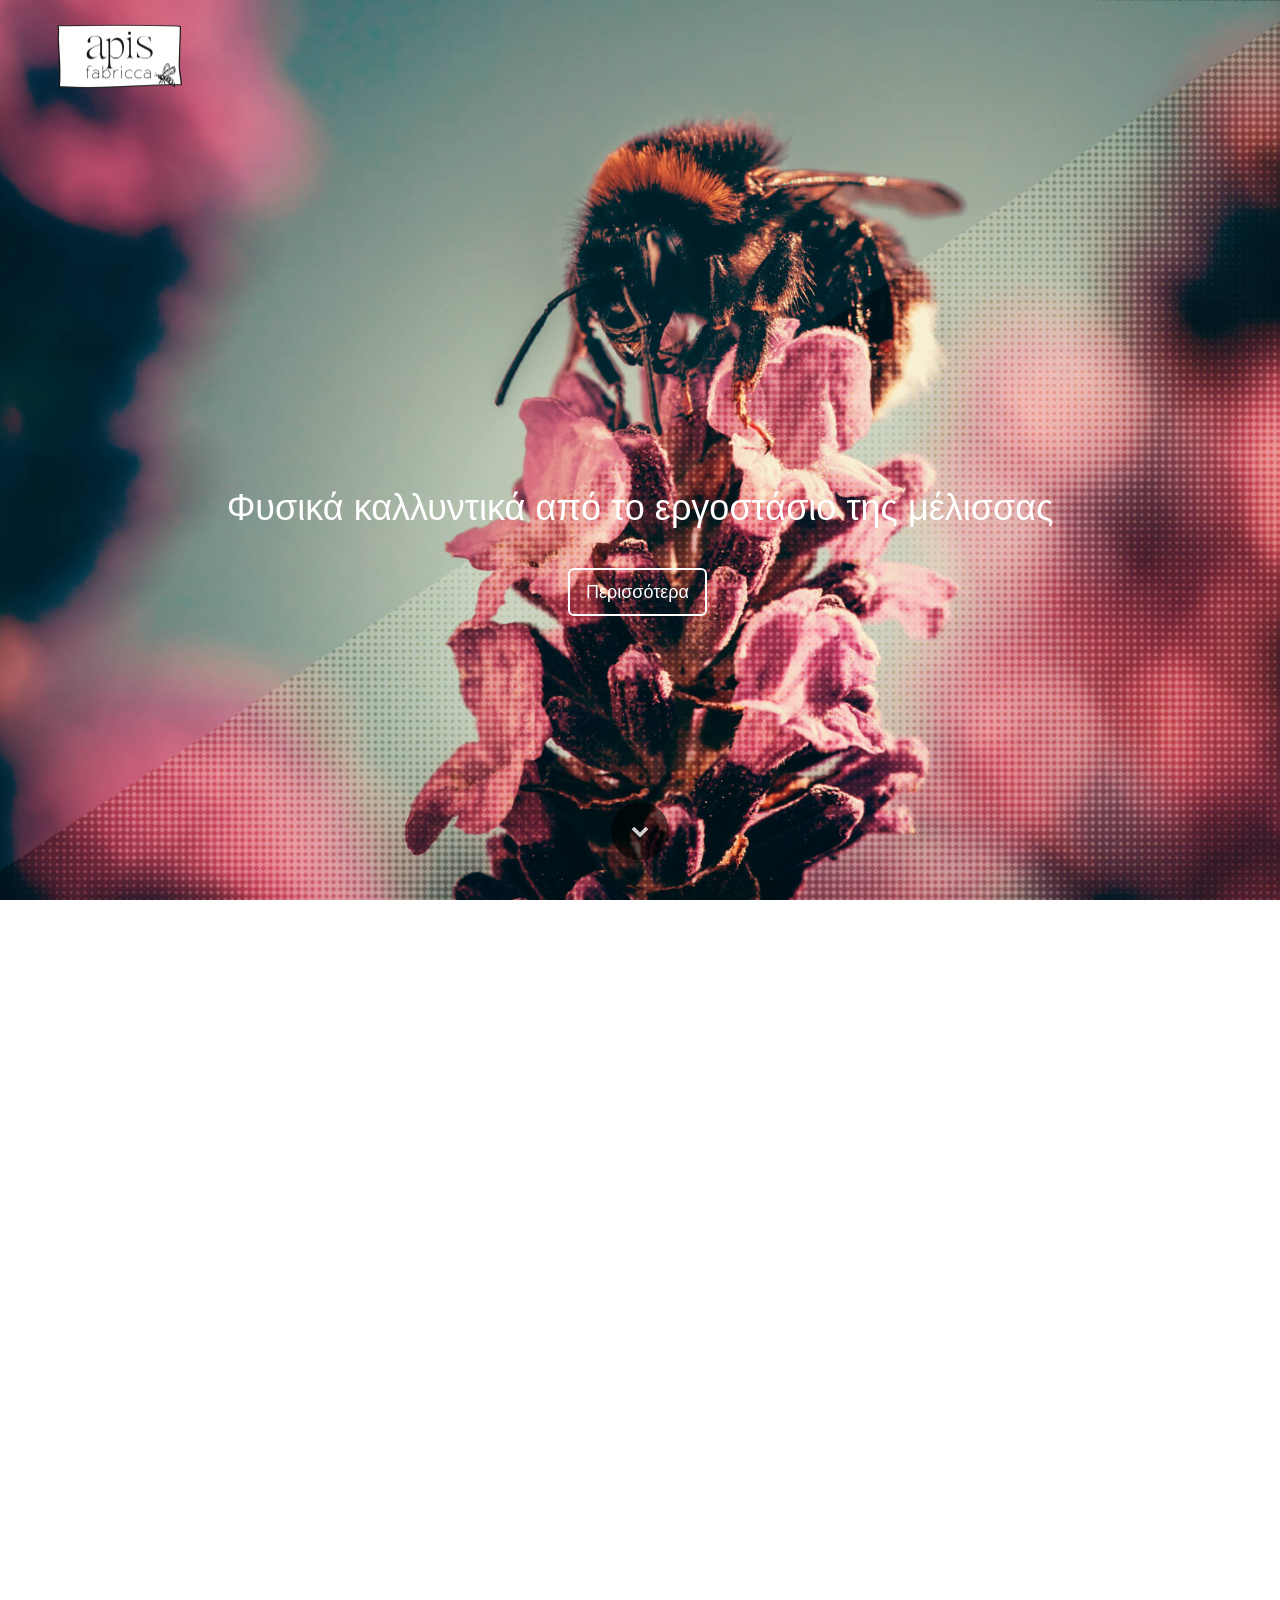
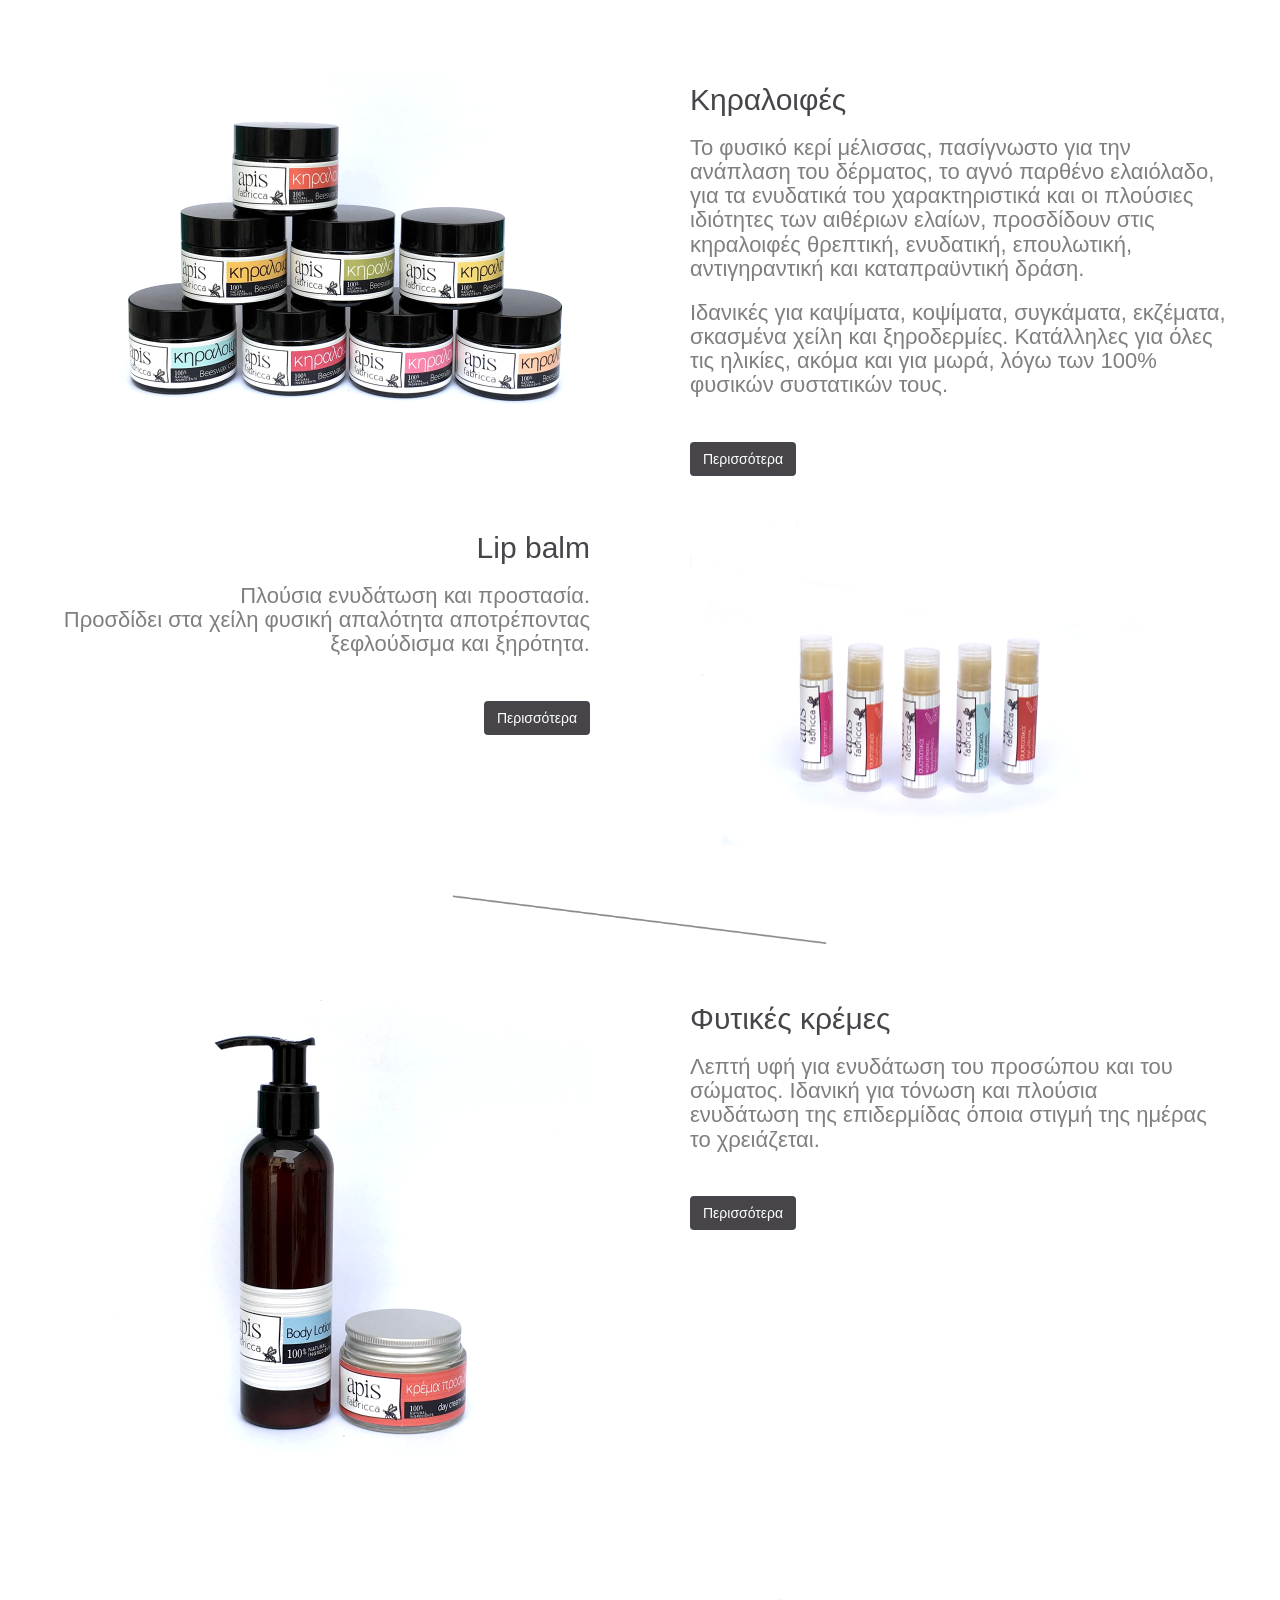
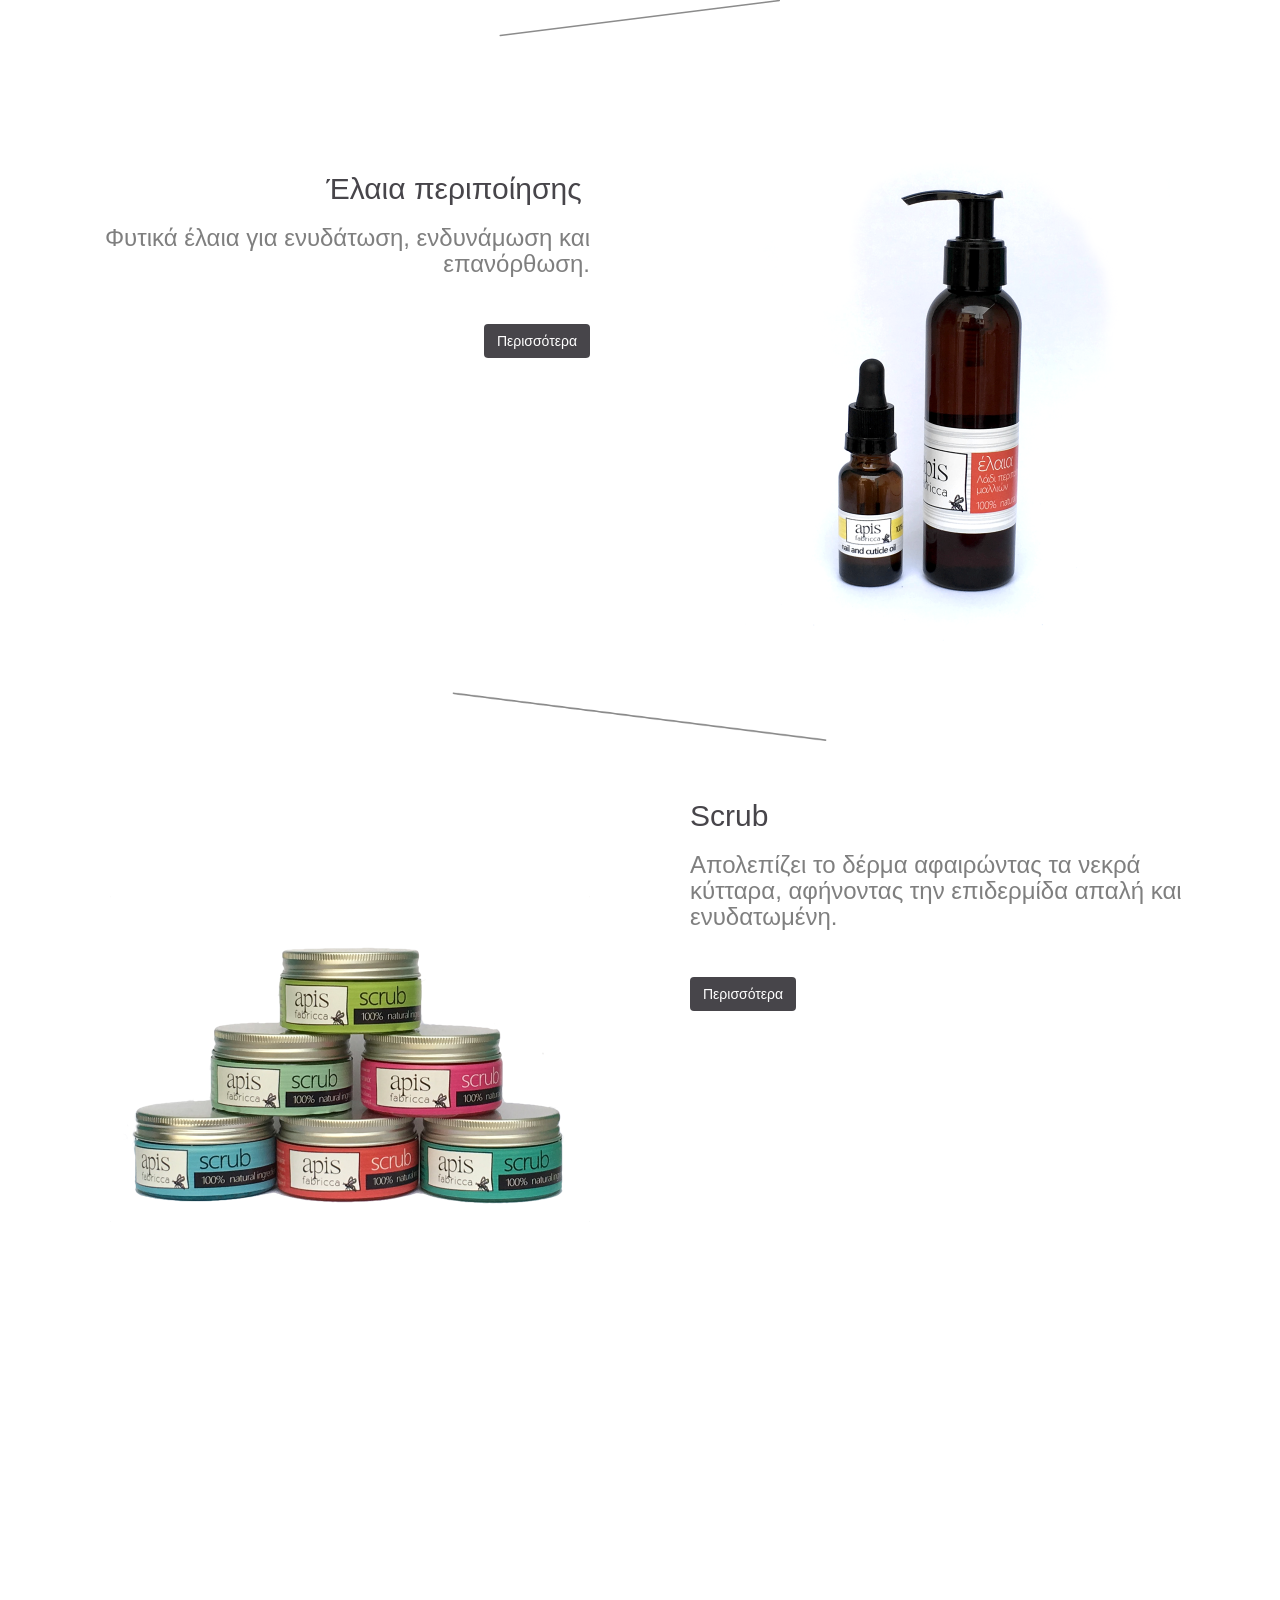
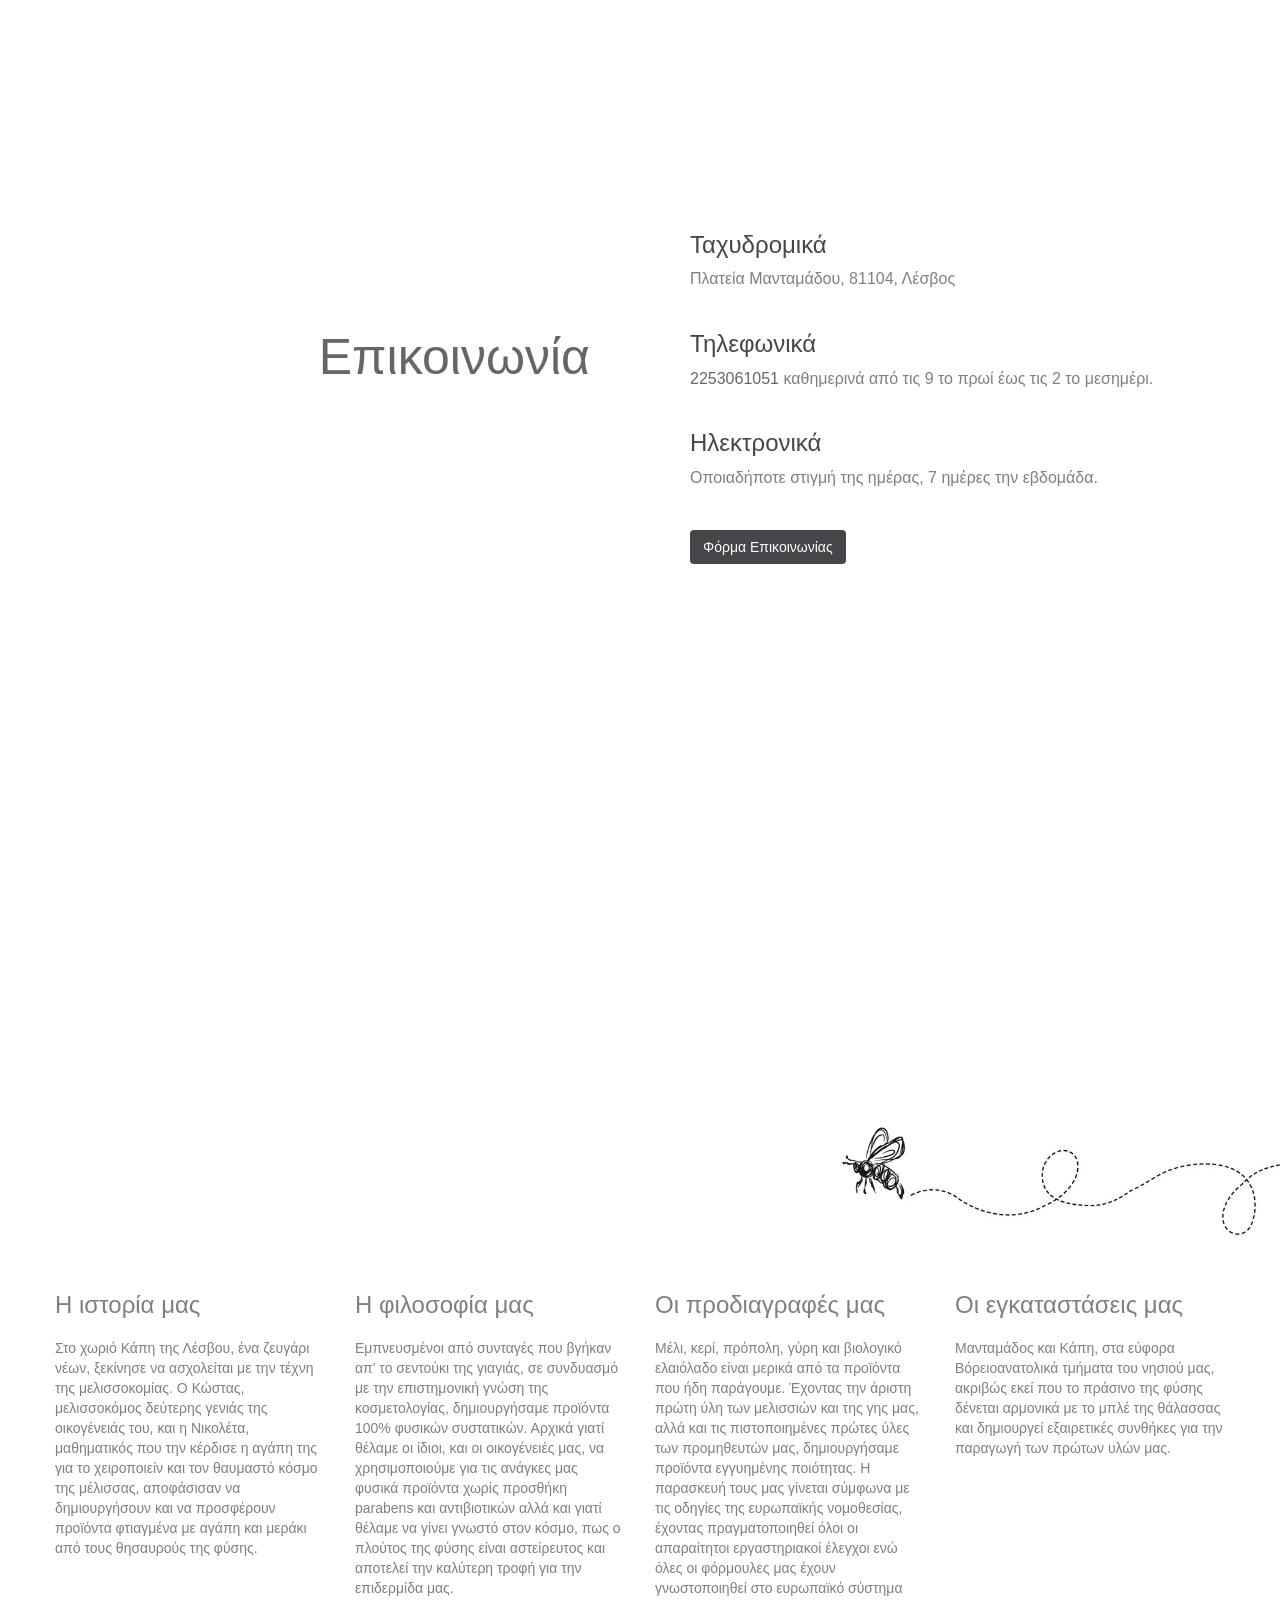
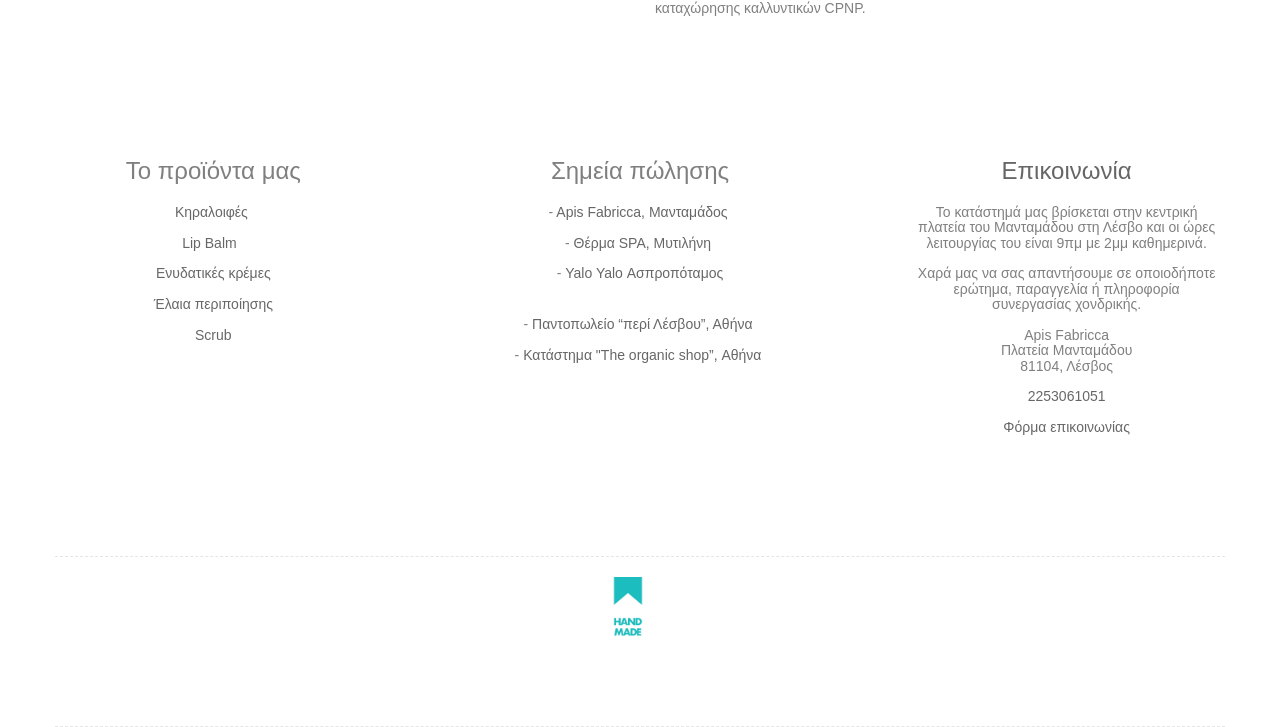
<file: index.html>
<!doctype html>
<html lang="Default">
<head>
    <meta charset="utf-8">
    <meta name="keywords" content="Apis Fabricca, Apis Fabrica, απις φαμπρικα, Το εργοστάσιο της μέλισσας, Κηραλοιφές, Κεραλοιφές, Ελληνικά χειροποίητα φυσικά καλλυντικά, Φυσικά Καλλυντικά, Φυτικά Καλλυντικά, Χειροποίητα Καλλυντικά, Λέσβος, Μανταμάδος, Κάπη, Λιπ μπαλμ, Lip balm, Φυτικές κρέμες, Ενυδατικές κρέμες, Body lotion, Έλαια Περιποίησης, Έλαια, Έλαια νυχιών, Έλαια μαλλιών, Άλατα, Scrub, 2253061051, Νικολέτα Ευαγγέλου, Κώστας Γιαννακού">
    <meta name="description" content="Το εργοστάσιο της μέλισσας.
Ελληνικά χειροποίητα φυσικά καλλυντικά φτιαγμένα με αγάπη και αγνές πρώτες ύλες από παραδοσιακές συνταγές της Λέσβου.">
    <meta name="viewport" content="width=device-width, initial-scale=1.0, viewport-fit=cover, user-scalable=no">
    <link rel="shortcut icon" type="image/png" href="favicon.png">
    
	<link rel="stylesheet" type="text/css" href="./css/bootstrap.min.css">
	<link rel="stylesheet" type="text/css" href="style.css">
	<link rel="stylesheet" type="text/css" href="./css/font-awesome.min.css">
	
    
	<script src="./js/jquery-2.1.0.min.js"></script>
	<script src="./js/bootstrap.min.js"></script>
	<script src="./js/blocs.min.js"></script>
    <title>Αρχική - Apis Fabricca</title>

    
<!-- Google Analytics -->
 <script>
  (function(i,s,o,g,r,a,m){i['GoogleAnalyticsObject']=r;i[r]=i[r]||function(){
  (i[r].q=i[r].q||[]).push(arguments)},i[r].l=1*new Date();a=s.createElement(o),
  m=s.getElementsByTagName(o)[0];a.async=1;a.src=g;m.parentNode.insertBefore(a,m)
  })(window,document,'script','https://www.google-analytics.com/analytics.js','ga');

  ga('create', 'UA-100003004-1', 'auto');
  ga('send', 'pageview');

</script>
<!-- Google Analytics END -->
    
</head>
<body>
<!-- Main container -->
<div class="page-container">
    
<!-- bloc-0 -->
<div class="bloc bloc-fill-screen bg-welcome-hero-image1920-cmprssd b-parallax bgc-white l-bloc" id="bloc-0">
	<div class="container fill-bloc-top-edge">
		<nav class="navbar row">
			<div class="navbar-header">
				<a class="navbar-brand" href="index.html"><img src="img/apis-logo256.png" alt="apis fabricca logo" width="128" height="66" /></a>
				<button id="nav-toggle" type="button" class="ui-navbar-toggle navbar-toggle" data-toggle="collapse" data-target=".navbar-1">
					<span class="sr-only">Toggle navigation</span><span class="icon-bar"></span><span class="icon-bar"></span><span class="icon-bar"></span>
				</button>
			</div>
			<div class="collapse navbar-collapse navbar-1 special-dropdown-nav">
			</div>
		</nav>
	</div>
	<div class="container">
		<div class="row">
			<div class="col-sm-12">
				<h1 class="text-center hero-bloc-text">
					<br>
				</h1>
				<h3 class="text-center mg-lg hero-bloc-text-sub  tc-white">
					<br> <br> <br>Φυσικά καλλυντικά από το εργοστάσιο της μέλισσας
				</h3>
				<div class="text-center">
					<a class="btn-wire btn btn-lg hidden-sm hidden-xs wire-btn-white" onclick="scrollToTarget('#bloc-1')">Περισσότερα</a>
				</div>
				<div class="text-center">
					<a class="btn-wire btn btn-lg wire-btn-white hidden-lg hidden-md" onclick="scrollToTarget('#bloc-3')">Περισσότερα</a>
				</div>
			</div>
		</div>
	</div>
	<div class="container fill-bloc-bottom-edge">
		<div class="row">
			<div class="col-sm-12">
				<a id="scroll-hero" class="blocs-hero-btn-dwn" href="#"><span class="fa fa-chevron-down"></span></a>
			</div>
		</div>
	</div>
</div>
<!-- bloc-0 END -->

<!-- bloc-1 -->
<div class="bloc bg-welcome-hero-image1920ΒΚ-cmprssd b-parallax hidden-xs hidden-sm bgc-white l-bloc" id="bloc-1">
	<div class="container bloc-md">
		<div class="row row-no-gutters">
			<div class="col-sm-12">
				<img src="img/apis-logo-textonly.png" class="img-responsive" width="500" />
				<h3 class="mg-md  tc-white">
					<br>Το εργοστάσιο της μέλισσας.<br>Ελληνικά χειροποίητα&nbsp;φυσικά καλλυντικά <br>φτιαγμένα με αγάπη και αγνές πρώτες ύλες <br>από παραδοσιακές συνταγές&nbsp;της Λέσβου.
				</h3>
			</div>
		</div>
	</div>
</div>
<!-- bloc-1 END -->

<!-- bloc-2 -->
<div class="bloc b-parallax full-width-bloc bgc-white bg-welcome-hero-image1920-cmprssd hidden-sm hidden-xs l-bloc" id="bloc-2">
	<div class="container">
		<div class="row">
			<div class="col-sm-12">
				<h1 class="hero-bloc-text  text-right hidden-sm hidden-xs tc-white">
					Τα προϊόντα μας &nbsp; &nbsp;
				</h1><img src="img/Products-arrow.png" class="img-responsive pull-right" width="200" /><img src="img/Section-UP1.png" class="img-responsive" />
			</div>
		</div>
	</div>
</div>
<!-- bloc-2 END -->

<!-- Bloc Group -->
<div class='bloc-group'>

<!-- bloc-3 -->
<div class="bloc bgc-white bloc-tile-2 l-bloc" id="bloc-3">
	<div class="container bloc-sm">
		<div class="row">
			<div class="col-sm-12">
				<img src="img/K-GRP-3-960px.png" class="img-responsive pull-right" width="480" />
			</div>
		</div>
	</div>
</div>
<!-- bloc-3 END -->

<!-- bloc-4 -->
<div class="bloc bloc-tile-2 bgc-white l-bloc" id="bloc-4">
	<div class="container bloc-sm">
		<div class="row">
			<div class="col-sm-12">
				<h2 class="mg-md  tc-outer-space">
					Κηραλοιφές
				</h2>
				<h3 class="mg-md ">
					Το φυσικό κερί μέλισσας, πασίγνωστο για την ανάπλαση του δέρματος, το αγνό παρθένο ελαιόλαδο, για τα ενυδατικά του χαρακτηριστικά και οι πλούσιες ιδιότητες των αιθέριων ελαίων, προσδίδουν στις κηραλοιφές θρεπτική, ενυδατική, επουλωτική, αντιγηραντική και καταπραϋντική δράση. <br>
				</h3>
				<h3 class="mg-md ">
					Ιδανικές για καψίματα, κοψίματα, συγκάματα, εκζέματα, σκασμένα χείλη και ξηροδερμίες. Κατάλληλες για όλες τις ηλικίες, ακόμα και για μωρά, λόγω των 100% φυσικών συστατικών τους.&nbsp;<br><br>
				</h3><a href="κηραλοιφες.html" class="btn btn-outer-space">Περισσότερα</a>
			</div>
		</div>
	</div>
</div>
<!-- bloc-4 END -->
</div>
<!-- Bloc Group END -->

<!-- Bloc Group -->
<div class='bloc-group'>

<!-- bloc-5 -->
<div class="bloc bloc-tile-2 bgc-white l-bloc" id="bloc-5">
	<div class="container bloc-sm">
		<div class="row">
			<div class="col-sm-12">
				<h2 class="mg-md  text-right tc-outer-space">
					Lip balm
				</h2>
				<h3 class="mg-md  text-right">
					Πλούσια ενυδάτωση και προστασία. <br>Προσδίδει στα χείλη φυσική απαλότητα αποτρέποντας ξεφλούδισμα και ξηρότητα.<br><br>
				</h3><a href="lipbalm.html" class="btn pull-right btn-outer-space">Περισσότερα</a>
			</div>
		</div>
	</div>
</div>
<!-- bloc-5 END -->

<!-- bloc-6 -->
<div class="bloc bgc-white bloc-tile-2 l-bloc" id="bloc-6">
	<div class="container bloc-sm">
		<div class="row">
			<div class="col-sm-12">
				<img src="img/LB-GRP-1-960px.png" class="img-responsive" width="480" />
			</div>
		</div>
	</div>
</div>
<!-- bloc-6 END -->
</div>
<!-- Bloc Group END -->

<!-- bloc-7 -->
<div class="bloc bgc-white l-bloc" id="bloc-7">
	<div class="container bloc-sm">
		<div class="row">
			<div class="col-sm-12">
				<img src="img/APIS-HR-LINE-LU-RD.png" class="img-responsive center-block" width="640" />
			</div>
		</div>
	</div>
</div>
<!-- bloc-7 END -->

<!-- Bloc Group -->
<div class='bloc-group'>

<!-- bloc-8 -->
<div class="bloc bgc-white bloc-tile-2 l-bloc" id="bloc-8">
	<div class="container bloc-sm">
		<div class="row">
			<div class="col-sm-12">
				<img src="img/CRM-GRP-1-960px.png" class="img-responsive pull-right" width="480" />
			</div>
		</div>
	</div>
</div>
<!-- bloc-8 END -->

<!-- bloc-9 -->
<div class="bloc bloc-tile-2 bgc-white l-bloc" id="bloc-9">
	<div class="container bloc-sm">
		<div class="row">
			<div class="col-sm-12">
				<h2 class="mg-md  tc-outer-space">
					Φυτικές κρέμες
				</h2>
				<h3 class="mg-md ">
					Λεπτή υφή για ενυδάτωση του προσώπου και του σώματος. Ιδανική για τόνωση και πλούσια ενυδάτωση&nbsp;της επιδερμίδας όποια στιγμή της ημέρας το χρειάζεται.&nbsp;<br><br>
				</h3><a href="ενυδατικες.html" class="btn btn-outer-space">Περισσότερα</a>
			</div>
		</div>
	</div>
</div>
<!-- bloc-9 END -->
</div>
<!-- Bloc Group END -->

<!-- bloc-10 -->
<div class="bloc bgc-white l-bloc" id="bloc-10">
	<div class="container bloc-lg">
		<div class="row">
			<div class="col-sm-12">
				<img src="img/APIS-HR-LINE-LD-RU.png" class="img-responsive center-block" width="480" />
			</div>
		</div>
	</div>
</div>
<!-- bloc-10 END -->

<!-- Bloc Group -->
<div class='bloc-group'>

<!-- bloc-11 -->
<div class="bloc bloc-tile-2 bgc-white l-bloc" id="bloc-11">
	<div class="container bloc-sm">
		<div class="row">
			<div class="col-sm-12">
				<h2 class="mg-md  text-right tc-outer-space">
					Έλαια περιποίησης&nbsp;
				</h2>
				<h3 class="mg-md  text-right">
					Φυτικά έλαια&nbsp;για ενυδάτωση, ενδυνάμωση και επανόρθωση.<br><br>
				</h3><a href="ελαια.html" class="btn pull-right btn-outer-space">Περισσότερα</a>
			</div>
		</div>
	</div>
</div>
<!-- bloc-11 END -->

<!-- bloc-12 -->
<div class="bloc bgc-white bloc-tile-2 l-bloc" id="bloc-12">
	<div class="container bloc-sm">
		<div class="row">
			<div class="col-sm-12">
				<img src="img/OIL-GRP-1-960px.png" class="img-responsive" width="480" />
			</div>
		</div>
	</div>
</div>
<!-- bloc-12 END -->
</div>
<!-- Bloc Group END -->

<!-- bloc-13 -->
<div class="bloc bgc-white l-bloc" id="bloc-13">
	<div class="container bloc-sm">
		<div class="row">
			<div class="col-sm-12">
				<img src="img/APIS-HR-LINE-LU-RD.png" class="img-responsive center-block" width="640" />
			</div>
		</div>
	</div>
</div>
<!-- bloc-13 END -->

<!-- Bloc Group -->
<div class='bloc-group'>

<!-- bloc-14 -->
<div class="bloc bloc-tile-2 bgc-white l-bloc" id="bloc-14">
	<div class="container bloc-sm">
		<div class="row">
			<div class="col-sm-12">
				<img src="img/SCR-GRP-3-960px.png" class="img-responsive pull-right" width="480" />
			</div>
		</div>
	</div>
</div>
<!-- bloc-14 END -->

<!-- bloc-15 -->
<div class="bloc bgc-white bloc-tile-2 l-bloc" id="bloc-15">
	<div class="container bloc-sm">
		<div class="row">
			<div class="col-sm-12">
				<h2 class="mg-md  tc-outer-space">
					Scrub
				</h2>
				<h3 class="mg-md ">
					Απολεπίζει το δέρμα αφαιρώντας τα νεκρά κύτταρα, αφήνοντας την επιδερμίδα απαλή και ενυδατωμένη. <br><br>
				</h3><a href="scrub.html" class="btn btn-outer-space">Περισσότερα</a>
			</div>
		</div>
	</div>
</div>
<!-- bloc-15 END -->
</div>
<!-- Bloc Group END -->

<!-- bloc-16 -->
<div class="bloc bg-APIS-CONTACT-MAP-1920 b-parallax hidden-xs hidden-sm bgc-white full-width-bloc l-bloc" id="bloc-16">
	<div class="container">
		<div class="row">
			<div class="col-sm-12">
				<img src="img/Section-UP2-2.png" class="img-responsive" /><img src="img/Section-DOWN2-2.png" class="img-responsive" />
			</div>
		</div>
	</div>
</div>
<!-- bloc-16 END -->

<!-- Bloc Group -->
<div class='bloc-group'>

<!-- bloc-17 -->
<div class="bloc bgc-white bloc-tile-2 l-bloc" id="bloc-17">
	<div class="container">
		<div class="row">
			<div class="col-sm-12">
				<h2 class="bloc-group-text-vc  mg-clear text-right tc-outer-space">
					<a href="επικοινωνια.html">Επικοινωνία</a><br>
				</h2>
			</div>
		</div>
	</div>
</div>
<!-- bloc-17 END -->

<!-- bloc-18 -->
<div class="bloc bgc-white bloc-tile-2 l-bloc" id="bloc-18">
	<div class="container">
		<div class="row">
			<div class="col-sm-12">
				<div class="row">
					<div class="col-sm-12">
						<h3 class="mg-sm  tc-outer-space">
							Ταχυδρομικά
						</h3>
						<p class="mg-lg ">
							Πλατεία Μανταμάδου, 81104, Λέσβος
						</p>
						<h3 class="mg-sm  tc-outer-space">
							Τηλεφωνικά
						</h3>
						<p class="mg-lg ">
							<a href="tel:2253061051">2253061051</a>&nbsp;καθημερινά από τις 9 το πρωί έως τις 2 το μεσημέρι.
						</p>
						<h3 class="mg-sm  text-left tc-outer-space">
							Ηλεκτρονικά
						</h3>
						<p class="mg-lg  text-left">
							Οποιαδήποτε στιγμή της ημέρας, 7 ημέρες την εβδομάδα.<br>
						</p><a href="επικοινωνια.html" class="btn btn-outer-space">Φόρμα Επικοινωνίας<br></a>
					</div>
				</div>
			</div>
		</div>
	</div>
</div>
<!-- bloc-18 END -->
</div>
<!-- Bloc Group END -->

<!-- ScrollToTop Button -->
<a class="bloc-button btn btn-d scrollToTop" onclick="scrollToTarget('1')"><span class="fa fa-chevron-up"></span></a>
<!-- ScrollToTop Button END-->


<!-- Footer - bloc-53 -->
<div class="bloc hidden-xs hidden-sm full-width-bloc bg-welcome-hero-image1920-cmprssd b-parallax bgc-white l-bloc" id="bloc-53">
	<div class="container">
		<div class="row">
			<div class="col-sm-12">
				<img src="img/Section-UP2.png" class="img-responsive" /><img src="img/Section-DOWN2.png" class="img-responsive" />
			</div>
		</div>
	</div>
</div>
<!-- Footer - bloc-53 END -->

<!-- Footer - bloc-54 -->
<div class="bloc full-width-bloc bgc-white l-bloc" id="bloc-54">
	<div class="container bloc-sm">
		<div class="row row-no-gutters">
			<div class="col-sm-12">
				<img src="img/AP-FlyingBee-section.png" class="pull-right" height="120" />
			</div>
		</div>
	</div>
</div>
<!-- Footer - bloc-54 END -->

<!-- Footer - bloc-55 -->
<div class="bloc bgc-white l-bloc " id="bloc-55">
	<div class="container bloc-sm">
		<div class="row">
			<div class="col-sm-3">
				<h3 class="mg-md ">
					Η ιστορία μας
				</h3>
				<p>
					Στο χωριό Κάπη της Λέσβου, ένα ζευγάρι νέων, ξεκίνησε να ασχολείται με την τέχνη της μελισσοκομίας. Ο Κώστας, μελισσοκόμος δεύτερης γενιάς της οικογένειάς του, και η Νικολέτα, μαθηματικός που την κέρδισε η αγάπη της για το χειροποιείν και τον θαυμαστό κόσμο της μέλισσας, αποφάσισαν να δημιουργήσουν και να προσφέρουν προϊόντα φτιαγμένα με αγάπη και μεράκι από τους θησαυρούς της φύσης.
				</p>
			</div>
			<div class="col-sm-3">
				<h3 class="mg-md ">
					Η φιλοσοφία μας
				</h3>
				<p>
					Εμπνευσμένοι από συνταγές που βγήκαν απ' το σεντούκι της γιαγιάς, σε συνδυασμό με την επιστημονική γνώση της κοσμετολογίας, δημιουργήσαμε προϊόντα 100% φυσικών συστατικών. Αρχικά γιατί θέλαμε οι ίδιοι, και οι οικογένειές μας, να χρησιμοποιούμε για τις ανάγκες μας φυσικά προϊόντα χωρίς προσθήκη parabens και αντιβιοτικών αλλά και γιατί θέλαμε να γίνει γνωστό στον κόσμο, πως ο πλούτος της φύσης είναι αστείρευτος και αποτελεί την καλύτερη τροφή για την επιδερμίδα μας.
				</p>
			</div>
			<div class="col-sm-3">
				<h3 class="mg-md ">
					Οι προδιαγραφές μας
				</h3>
				<p>
					Μέλι, κερί, πρόπολη, γύρη και βιολογικό ελαιόλαδο είναι μερικά από τα προϊόντα που ήδη παράγουμε. Έχοντας την άριστη πρώτη ύλη των μελισσιών και της γης μας, αλλά και τις πιστοποιημένες πρώτες ύλες των προμηθευτών μας, δημιουργήσαμε προϊόντα εγγυημένης ποιότητας.&nbsp;Η παρασκευή τους μας γίνεται σύμφωνα με τις οδηγίες της ευρωπαϊκής νομοθεσίας, έχοντας πραγματοποιηθεί όλοι οι απαραίτητοι εργαστηριακοί έλεγχοι ενώ όλες οι φόρμουλες μας έχουν γνωστοποιηθεί στο ευρωπαϊκό σύστημα καταχώρησης καλλυντικών CPNP.<br>
				</p>
			</div>
			<div class="col-sm-3">
				<h3 class="mg-md ">
					Οι εγκαταστάσεις μας
				</h3>
				<p>
					Μανταμάδος και Κάπη, στα εύφορα Βόρειοανατολικά τμήματα του νησιού μας, ακριβώς εκεί που το πράσινο της φύσης δένεται αρμονικά με το μπλέ της θάλασσας και δημιουργεί εξαιρετικές συνθήκες για την παραγωγή των πρώτων υλών μας. <br>
				</p>
			</div>
		</div>
	</div>
</div>
<!-- Footer - bloc-55 END -->

<!-- Bloc Group -->
<div class='bloc-group'>

<!-- Footer - bloc-56 -->
<div class="bloc bloc-tile-3 bgc-white l-bloc" id="bloc-56">
	<div class="container bloc-lg">
		<div class="row">
			<div class="col-sm-12">
				<h3 class="mg-md  text-center">
					Το προϊόντα μας
				</h3>
				<h5 class="mg-md  text-center text-w-md">
					<a href="κηραλοιφες.html">Κηραλοιφές</a>&nbsp;<br> <br><a href="lipbalm.html">Lip Balm &nbsp; <br></a><br> <a href="ενυδατικες.html">Ενυδατικές κρέμες <br></a><br> <a href="ελαια.html">Έλαια περιποίησης <br></a><br><a href="scrub.html">Scrub</a> <br>
				</h5>
			</div>
		</div>
	</div>
</div>
<!-- Footer - bloc-56 END -->

<!-- Footer - bloc-57 -->
<div class="bloc bloc-tile-3 bgc-white l-bloc" id="bloc-57">
	<div class="container bloc-lg">
		<div class="row">
			<div class="col-sm-12">
				<h3 class="mg-md  text-center">
					Σημεία πώλησης
				</h3>
				<h5 class="mg-md  text-center text-w-md">
					-&nbsp;<a href="http://www.apisfabricca.gr/">Apis Fabricca, Μανταμάδος</a>&nbsp;<br> <br>-&nbsp;<a href="http://thermaspalesvos.com">Θέρμα SPA, Μυτιλήνη</a>&nbsp; <br> <br>-&nbsp;<a href="https://www.facebook.com/yaloyalo15/">Yalo Yalo Ασπροπόταμος</a><br><br>
				</h5>
				<h5 class="mg-md  text-center text-w-md">
					-&nbsp;<a href="https://www.facebook.com/περί-Λέσβου-Παντοπωλείο-191873024182260/">Παντοπωλείο “περί Λέσβου”, Αθήνα</a>&nbsp;<br> <br>-&nbsp;<a href="https://www.theorganicshop.gr">Κατάστημα "The organic shop”, Αθήνα</a>&nbsp; <br><br>
				</h5>
			</div>
		</div>
	</div>
</div>
<!-- Footer - bloc-57 END -->

<!-- Footer - bloc-58 -->
<div class="bloc bloc-tile-3 bgc-white l-bloc" id="bloc-58">
	<div class="container bloc-lg">
		<div class="row">
			<div class="col-sm-12">
				<h3 class="mg-md  text-center">
					<a href="επικοινωνια.html">Επικοινωνία</a><br>
				</h3>
				<h5 class="mg-md  text-center text-w-md">
					Το κατάστημά μας βρίσκεται στην κεντρική πλατεία του Μανταμάδου στη Λέσβο και οι ώρες λειτουργίας του είναι 9πμ με 2μμ καθημερινά. <br> <br>Χαρά μας να σας απαντήσουμε σε οποιοδήποτε ερώτημα, παραγγελία ή πληροφορία συνεργασίας χονδρικής.<br> <br>Apis Fabricca <br>Πλατεία Μανταμάδου<br>81104, Λέσβος <br> <br><a href="tel:2253061051">2253061051 <br></a> <br><a href="επικοινωνια.html">Φόρμα επικοινωνίας</a><br>
				</h5>
			</div>
		</div>
	</div>
</div>
<!-- Footer - bloc-58 END -->
</div>
<!-- Bloc Group END -->

<!-- Footer - bloc-59 -->
<div class="bloc bgc-white build-with-blocs-bloc d-bloc" id="bloc-59">
	<div class="container bloc-sm b-divider-dashed">
		<div class="row bgc-white">
			<div class="col-sm-12 text-center">
				<a href="https://www.madamadi.gr/" target="_blank"><img src="img/FOOTER-MADEWITHLOVE.png" class="center-block mg-sm" height="60" /></a>
				<h6 class="mg-md  tc-tiffany-blue text-center">
					<br>
				</h6>
				<p class="text-center">
					<br>
				</p>
			</div>
		</div>
	</div>
</div>
<!-- Footer - bloc-59 END -->

</div>
<!-- Main container END -->
    


<!-- Preloader -->
<div id="page-loading-blocs-notifaction"></div>
<!-- Preloader END -->

</body>
</html>
</file>
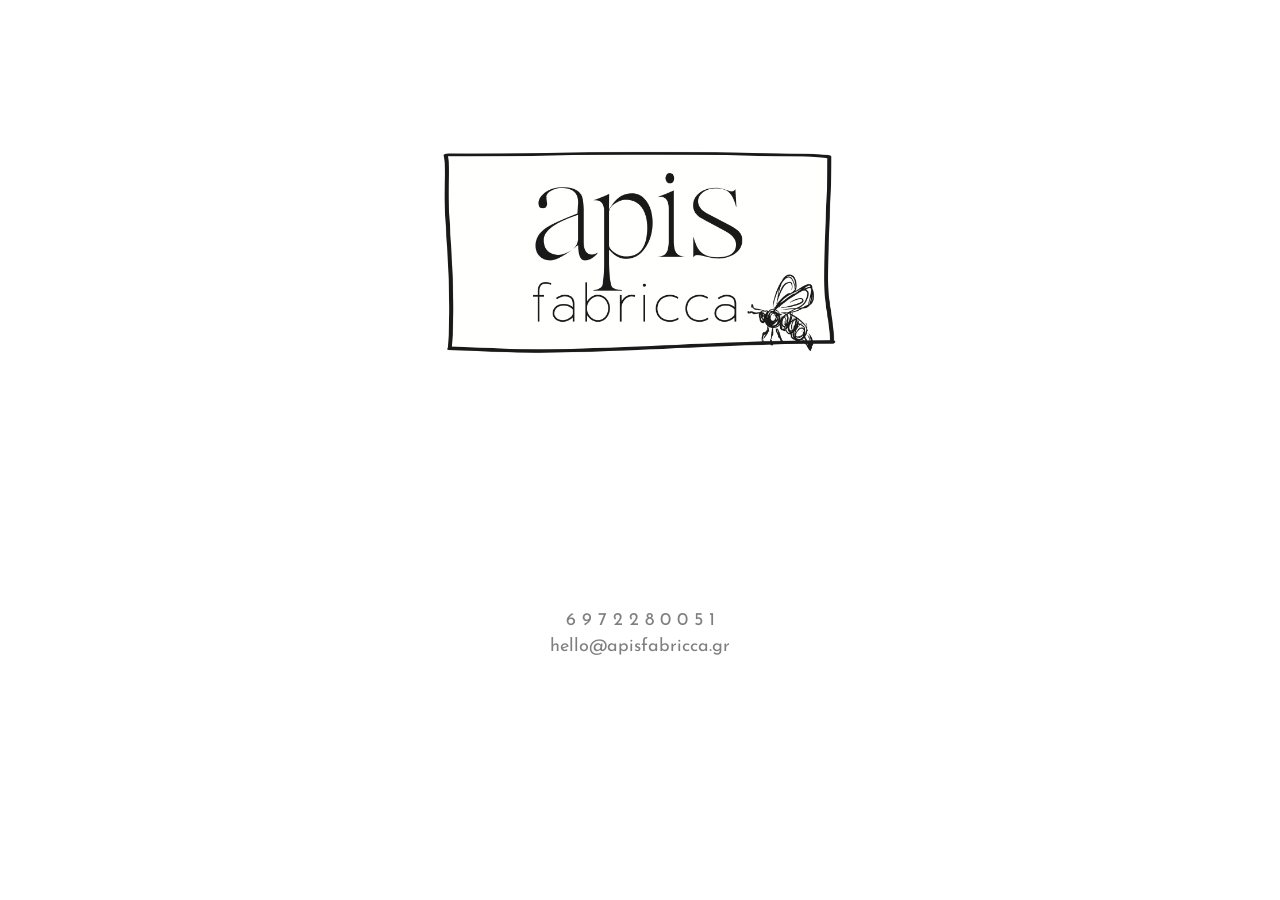
<file: v1/index.html>
<!doctype html>
<html>
<head>
    <meta charset="utf-8">
    <meta name="keywords" content="">
    <meta name="description" content="">
    <meta name="viewport" content="width=device-width, initial-scale=1, user-scalable=0">
    <link rel="shortcut icon" type="image/png" href="favicon.png">
    
	<link rel="stylesheet" type="text/css" href="./css/bootstrap.min.css">
	<link rel="stylesheet" type="text/css" href="style.css"><link rel="stylesheet" href="./css/font-awesome.min.css"><link href='https://fonts.googleapis.com/css?family=Josefin+Sans&subset=latin,latin-ext' rel='stylesheet' type='text/css'>
    
	<script src="./js/jquery-2.1.0.min.js"></script>
	<script src="./js/bootstrap.min.js"></script>
	<script src="./js/blocs.min.js"></script>
    <title>Home</title>

    
<!-- Google Analytics -->
 
<!-- Google Analytics END -->
    
</head>
<body>
<!-- Main container -->
<div class="page-container">
    
<!-- bloc-0 -->
<div class="bloc l-bloc bgc-white" id="bloc-0">
	<div class="container bloc-xl">
		<div class="row row-no-gutters">
			<div class="col-sm-12">
				<img src="img/LOGO_SQUARE.png" class="center-block" width="400" height="208" />
			</div>
		</div>
	</div>
</div>
<!-- bloc-0 END -->

<!-- bloc-1 -->
<div class="bloc l-bloc bgc-white " id="bloc-1">
	<div class="container bloc-lg">
		<div class="row">
			<div class="col-sm-12">
				<p class="text-center ">
					6 9 7 2 2 8 0 0 5 1 <br>hello@apisfabricca.gr
				</p>
			</div>
		</div>
	</div>
</div>
<!-- bloc-1 END -->

<!-- ScrollToTop Button -->
<a class="bloc-button btn btn-d scrollToTop" onclick="scrollToTarget('1')"><span class="fa fa-chevron-up"></span></a>
<!-- ScrollToTop Button END-->


</div>
<!-- Main container END -->
    

</body>
</html>
</file>
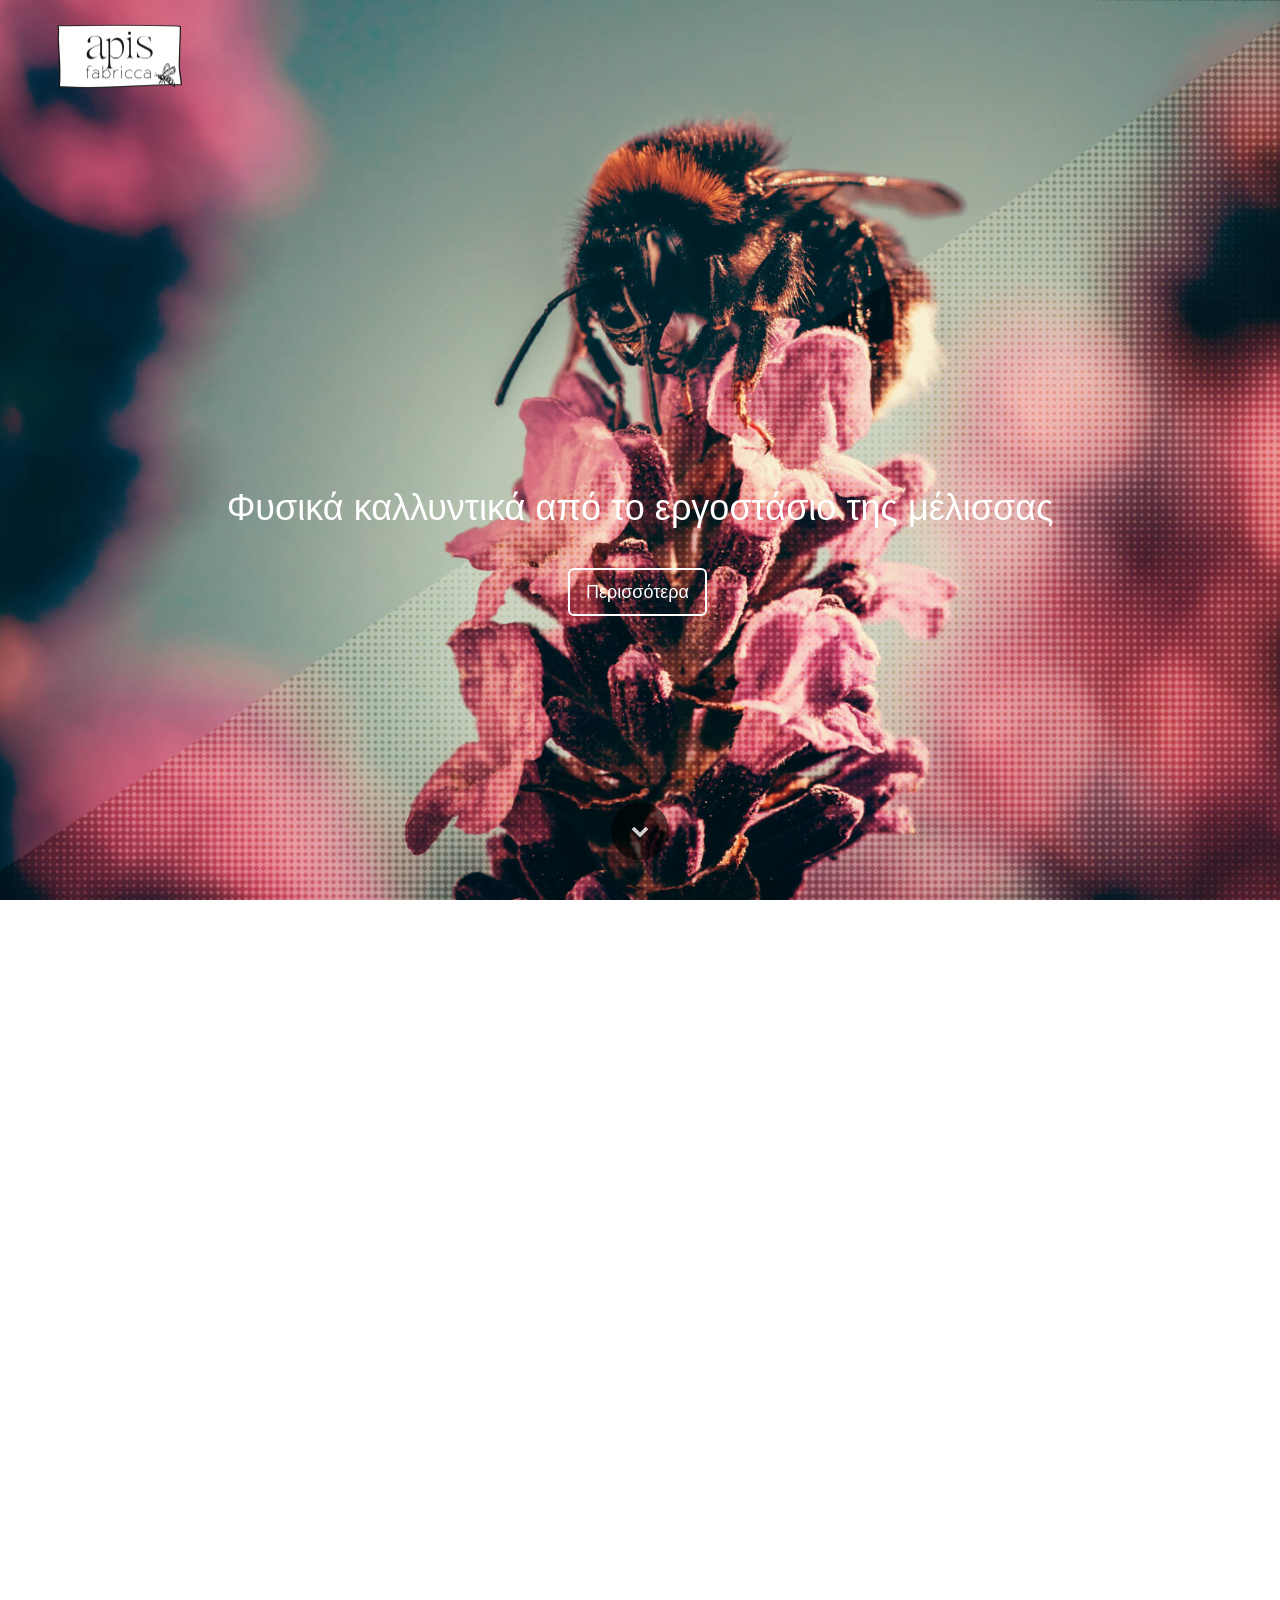
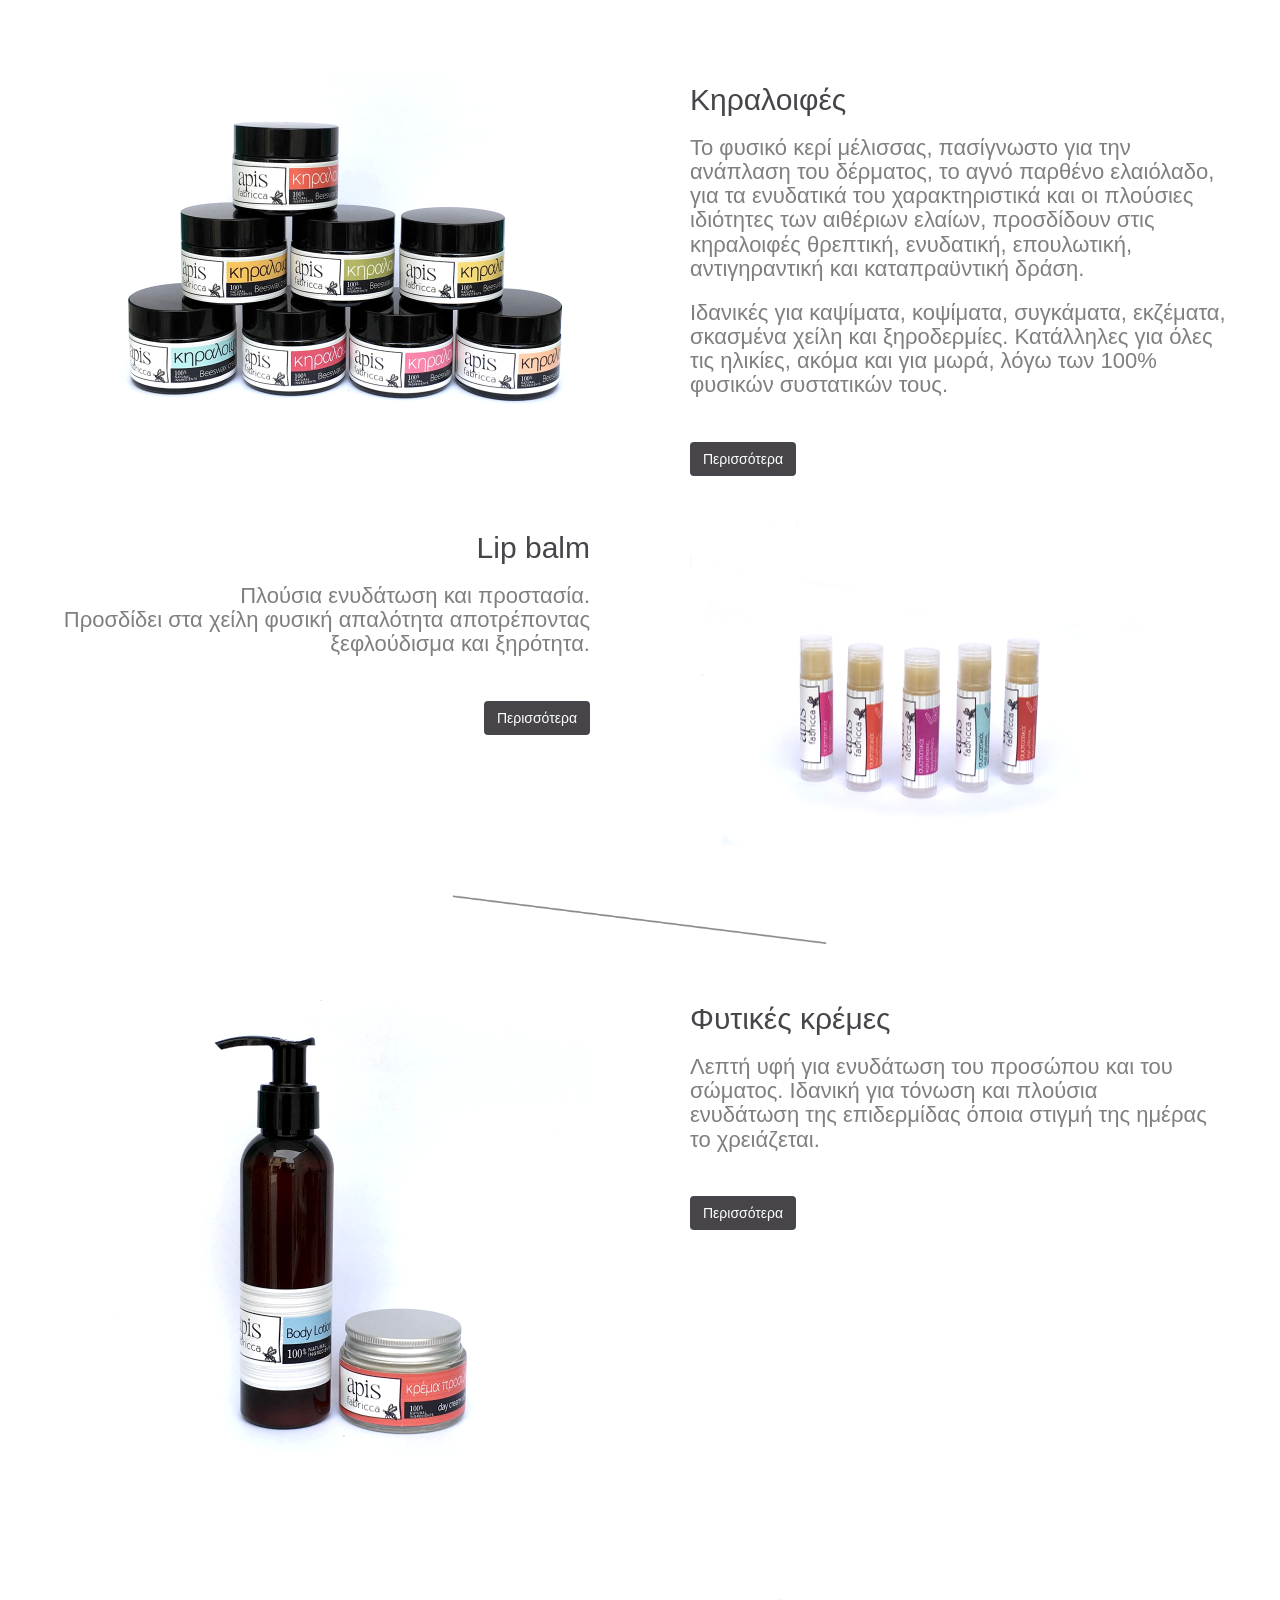
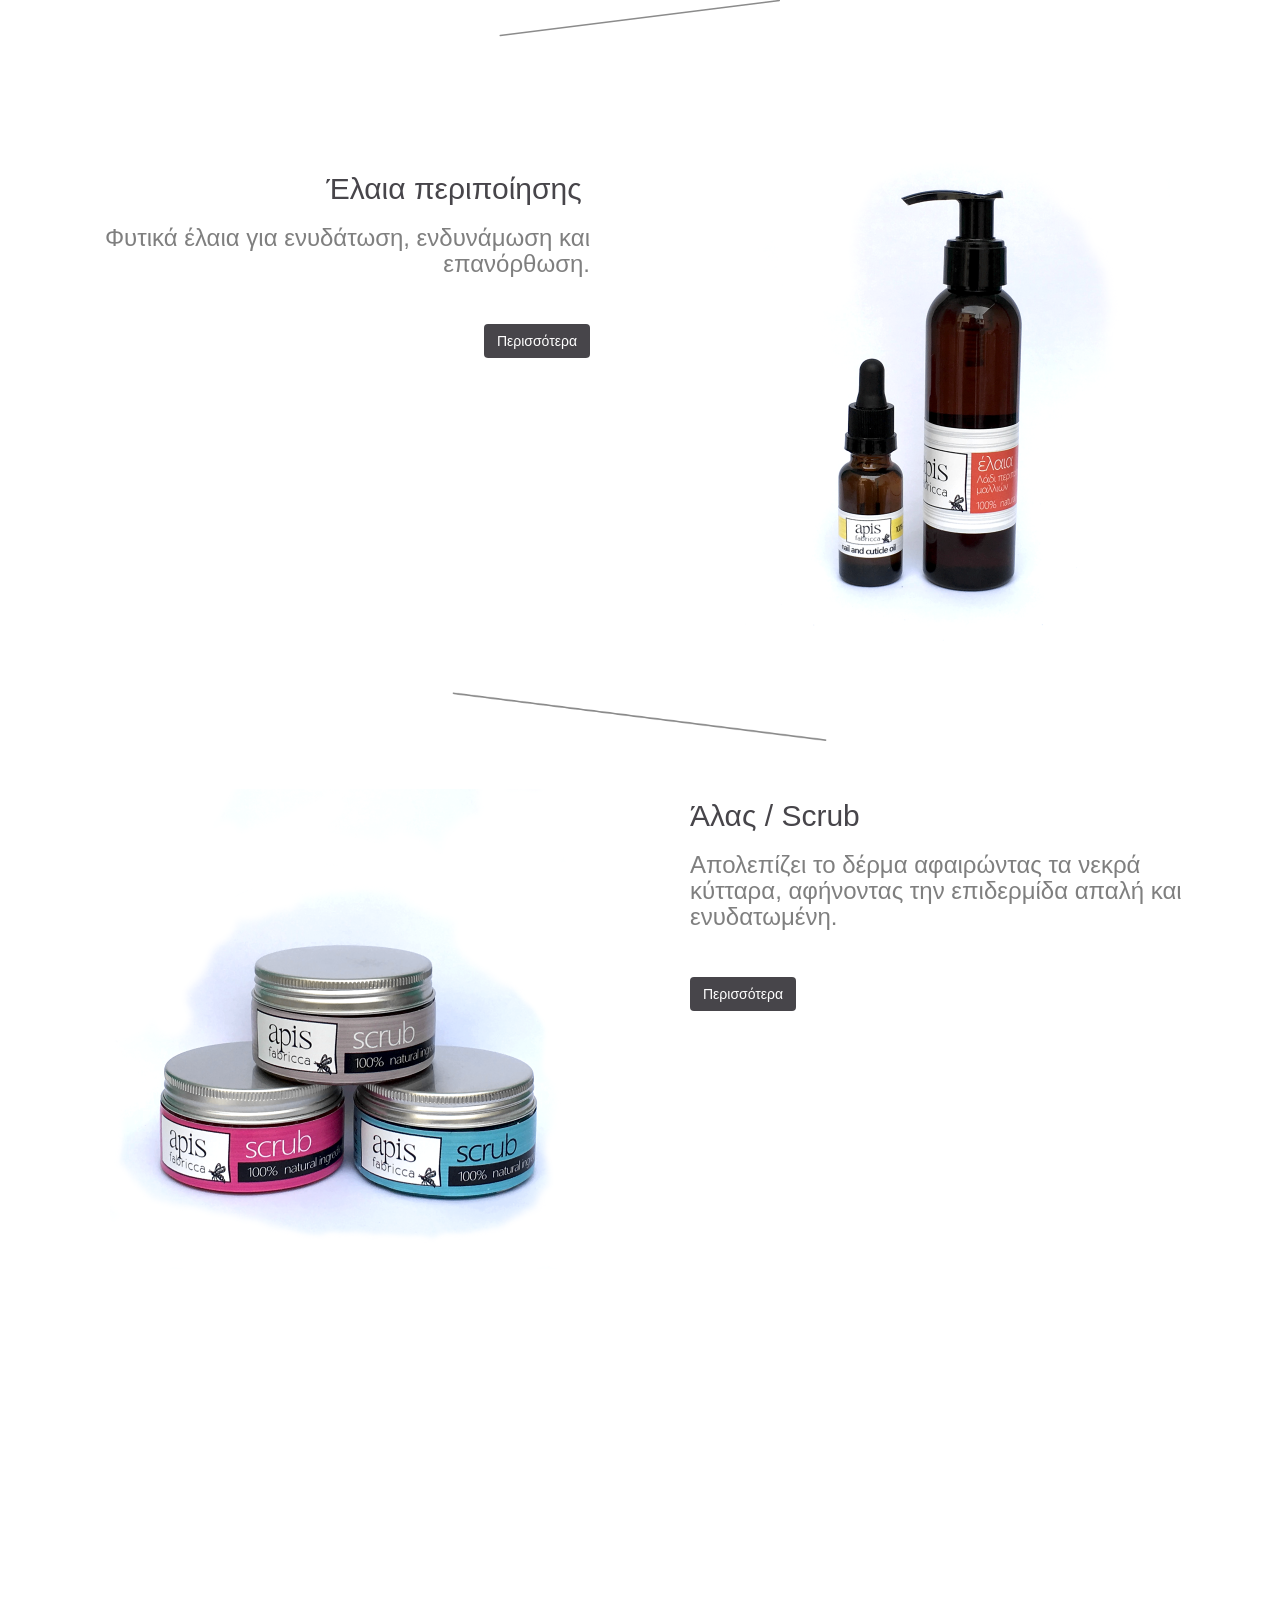
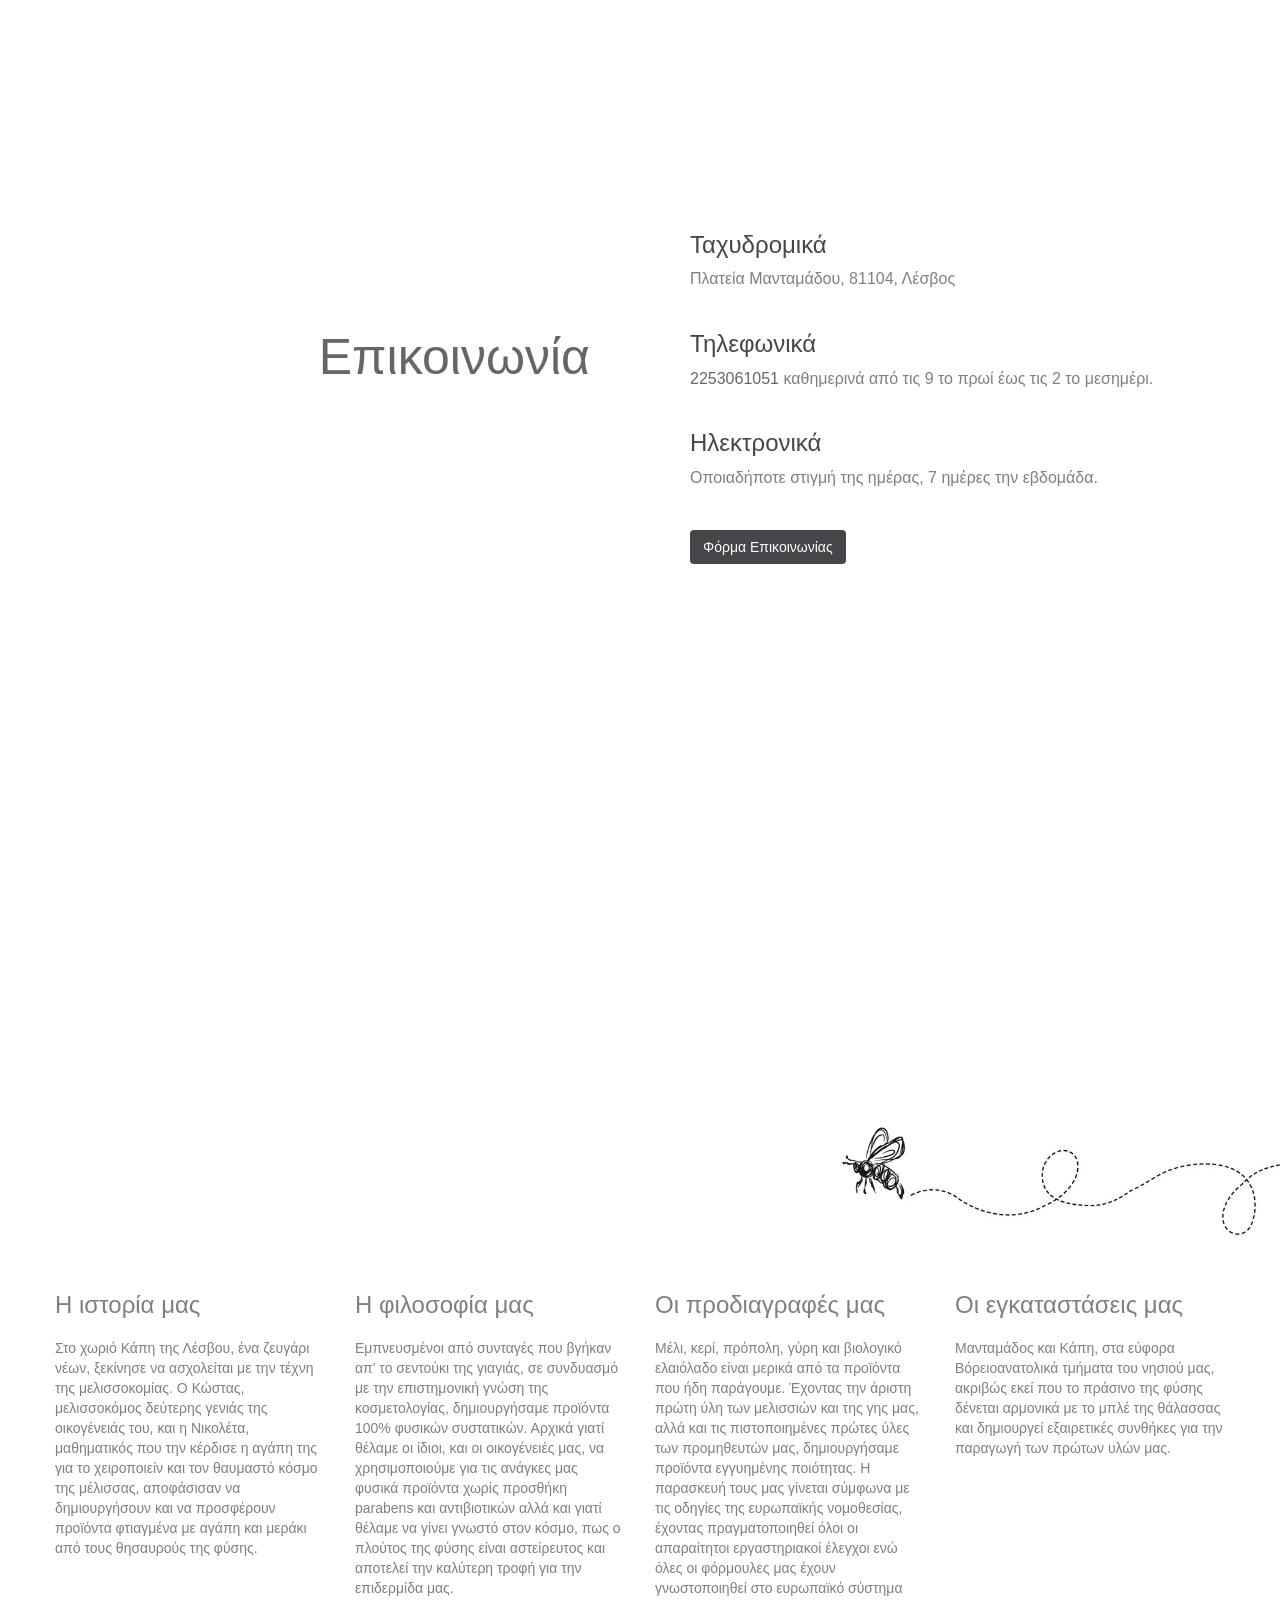
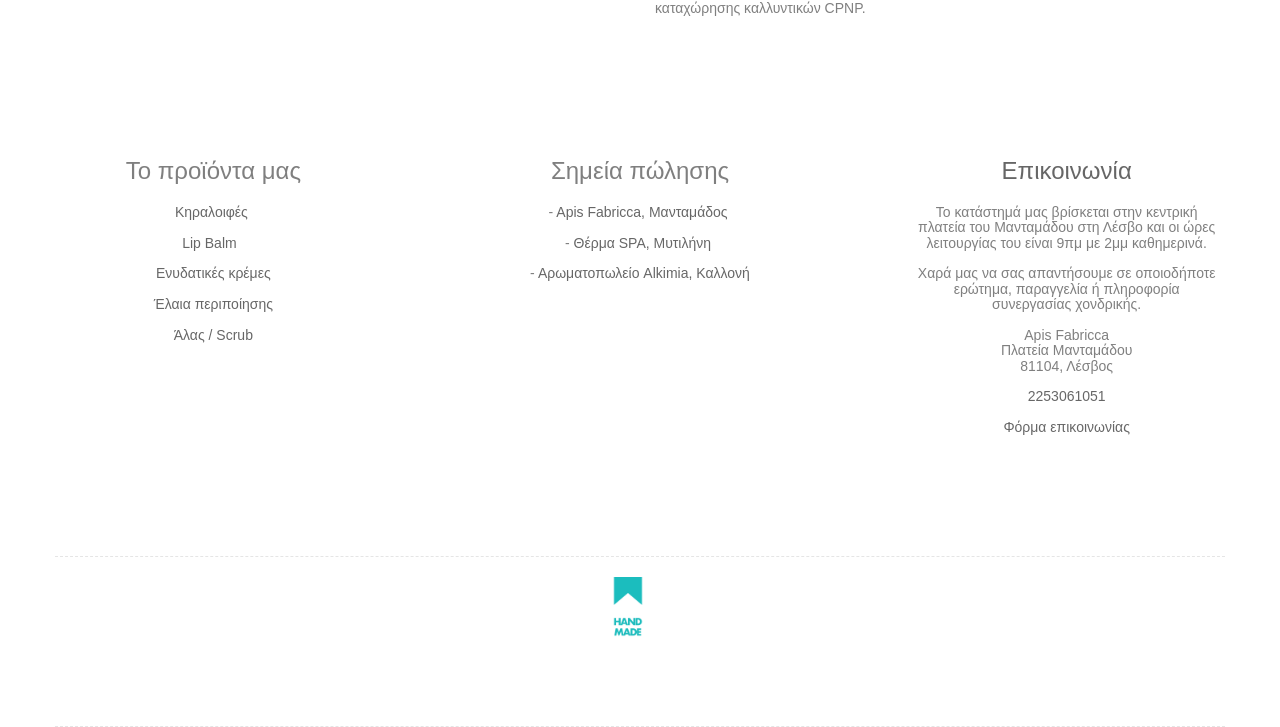
<file: v2/index.html>
<!doctype html><html><head> <meta charset="utf-8"> <meta name="keywords" content="Apis Fabricca, Apis Fabrica, απις φαμπρικα, Το εργοστάσιο της μέλισσας, Κηραλοιφές, Κεραλοιφές, Ελληνικά χειροποίητα φυσικά καλλυντικά, Φυσικά Καλλυντικά, Φυτικά Καλλυντικά, Χειροποίητα Καλλυντικά, Λέσβος, Μανταμάδος, Κάπη, Λιπ μπαλμ, Lip balm, Φυτικές κρέμες, Ενυδατικές κρέμες, Body lotion, Έλαια Περιποίησης, Έλαια, Έλαια νυχιών, Έλαια μαλλιών, Άλατα, Scrub, 2253061051, Νικολέτα Ευαγγέλου, Κώστας Γιαννακού"> <meta name="description" content="Το εργοστάσιο της μέλισσας.Ελληνικά χειροποίητα φυσικά καλλυντικά φτιαγμένα με αγάπη και αγνές πρώτες ύλες από παραδοσιακές συνταγές της Λέσβου."> <meta name="viewport" content="width=device-width, initial-scale=1, user-scalable=0"> <link rel="shortcut icon" type="image/png" href="favicon.png"> <link rel="stylesheet" type="text/css" href="./css/bootstrap.min.css"><link rel="stylesheet" type="text/css" href="style.css"><link rel="stylesheet" href="./css/font-awesome.min.css"> <script src="./js/jquery-2.1.0.min.js"></script><script src="./js/bootstrap.min.js"></script><script src="./js/blocs.min.js"></script> <title>Αρχική - Apis Fabricca</title> <!-- Google Analytics --> <script>  (function(i,s,o,g,r,a,m){i['GoogleAnalyticsObject']=r;i[r]=i[r]||function(){  (i[r].q=i[r].q||[]).push(arguments)},i[r].l=1*new Date();a=s.createElement(o),  m=s.getElementsByTagName(o)[0];a.async=1;a.src=g;m.parentNode.insertBefore(a,m)  })(window,document,'script','https://www.google-analytics.com/analytics.js','ga');  ga('create', 'UA-100003004-1', 'auto');  ga('send', 'pageview');</script><!-- Google Analytics END --> </head><body><!-- Main container --><div class="page-container"> <!-- bloc-0 --><div class="bloc bloc-fill-screen bg-welcome-hero-image1920-cmprssd b-parallax bgc-white l-bloc" id="bloc-0"><div class="container fill-bloc-top-edge"><nav class="navbar row"><div class="navbar-header"><a class="navbar-brand" href="index.html"><img src="img/apis-logo256.png" alt="apis fabricca logo" width="128" height="66" /></a><button id="nav-toggle" type="button" class="ui-navbar-toggle navbar-toggle" data-toggle="collapse" data-target=".navbar-1"><span class="sr-only">Toggle navigation</span><span class="icon-bar"></span><span class="icon-bar"></span><span class="icon-bar"></span></button></div><div class="collapse navbar-collapse navbar-1 special-dropdown-nav"></div></nav></div><div class="container"><div class="row"><div class="col-sm-12"><h1 class="text-center hero-bloc-text"><br></h1><h3 class="text-center mg-lg hero-bloc-text-sub  tc-white"><br> <br> <br>Φυσικά καλλυντικά από το εργοστάσιο της μέλισσας</h3><div class="text-center"><a class="btn-wire btn btn-lg hidden-sm hidden-xs wire-btn-white" onclick="scrollToTarget('#bloc-1')">Περισσότερα</a></div><div class="text-center"><a class="btn-wire btn btn-lg wire-btn-white hidden-lg hidden-md" onclick="scrollToTarget('#bloc-3')">Περισσότερα</a></div></div></div></div><div class="container fill-bloc-bottom-edge"><div class="row"><div class="col-sm-12"><a id="scroll-hero" class="blocs-hero-btn-dwn" href="#"><span class="fa fa-chevron-down"></span></a></div></div></div></div><!-- bloc-0 END --><!-- bloc-1 --><div class="bloc bg-welcome-hero-image1920ΒΚ-cmprssd b-parallax hidden-xs hidden-sm bgc-white l-bloc" id="bloc-1"><div class="container bloc-md"><div class="row row-no-gutters"><div class="col-sm-12"><img src="img/apis-logo-textonly.png" class="img-responsive" width="500" /><h3 class="mg-md  tc-white"><br>Το εργοστάσιο της μέλισσας.<br>Ελληνικά χειροποίητα&nbsp;φυσικά καλλυντικά <br>φτιαγμένα με αγάπη και αγνές πρώτες ύλες <br>από παραδοσιακές συνταγές&nbsp;της Λέσβου.</h3></div></div></div></div><!-- bloc-1 END --><!-- bloc-2 --><div class="bloc b-parallax full-width-bloc bgc-white bg-welcome-hero-image1920-cmprssd hidden-sm hidden-xs l-bloc" id="bloc-2"><div class="container"><div class="row"><div class="col-sm-12"><h1 class="hero-bloc-text  text-right hidden-sm hidden-xs tc-white">Τα προϊόντα μας &nbsp; &nbsp;</h1><img src="img/Products-arrow.png" class="img-responsive pull-right" width="200" /><img src="img/Section-UP1.png" class="img-responsive" /></div></div></div></div><!-- bloc-2 END --><!-- Bloc Group --><div class='bloc-group'><!-- bloc-3 --><div class="bloc bgc-white bloc-tile-2 l-bloc" id="bloc-3"><div class="container bloc-sm"><div class="row"><div class="col-sm-12"><img src="img/K-GRP-3-960px.png" class="img-responsive pull-right" width="480" /></div></div></div></div><!-- bloc-3 END --><!-- bloc-4 --><div class="bloc bloc-tile-2 bgc-white l-bloc" id="bloc-4"><div class="container bloc-sm"><div class="row"><div class="col-sm-12"><h2 class="mg-md  tc-outer-space">Κηραλοιφές</h2><h3 class="mg-md  ">Το φυσικό κερί μέλισσας, πασίγνωστο για την ανάπλαση του δέρματος, το αγνό παρθένο ελαιόλαδο, για τα ενυδατικά του χαρακτηριστικά και οι πλούσιες ιδιότητες των αιθέριων ελαίων, προσδίδουν στις κηραλοιφές θρεπτική, ενυδατική, επουλωτική, αντιγηραντική και καταπραϋντική δράση. <br></h3><h3 class="mg-md ">Ιδανικές για καψίματα, κοψίματα, συγκάματα, εκζέματα, σκασμένα χείλη και ξηροδερμίες. Κατάλληλες για όλες τις ηλικίες, ακόμα και για μωρά, λόγω των 100% φυσικών συστατικών τους.&nbsp;<br><br></h3><a href="κηραλοιφες.html" class="btn btn-outer-space">Περισσότερα</a></div></div></div></div><!-- bloc-4 END --></div><!-- Bloc Group END --><!-- Bloc Group --><div class='bloc-group'><!-- bloc-5 --><div class="bloc bloc-tile-2 bgc-white l-bloc" id="bloc-5"><div class="container bloc-sm"><div class="row"><div class="col-sm-12"><h2 class="mg-md  text-right tc-outer-space">Lip balm</h2><h3 class="mg-md  text-right">Πλούσια ενυδάτωση και προστασία. <br>Προσδίδει στα χείλη φυσική απαλότητα αποτρέποντας ξεφλούδισμα και ξηρότητα.<br><br></h3><a href="lipbalm.html" class="btn pull-right btn-outer-space">Περισσότερα</a></div></div></div></div><!-- bloc-5 END --><!-- bloc-6 --><div class="bloc bgc-white bloc-tile-2 l-bloc" id="bloc-6"><div class="container bloc-sm"><div class="row"><div class="col-sm-12"><img src="img/LB-GRP-1-960px.png" class="img-responsive" width="480" /></div></div></div></div><!-- bloc-6 END --></div><!-- Bloc Group END --><!-- bloc-7 --><div class="bloc bgc-white l-bloc" id="bloc-7"><div class="container bloc-sm"><div class="row"><div class="col-sm-12"><img src="img/APIS-HR-LINE-LU-RD.png" class="img-responsive center-block" width="640" /></div></div></div></div><!-- bloc-7 END --><!-- Bloc Group --><div class='bloc-group'><!-- bloc-8 --><div class="bloc bgc-white bloc-tile-2 l-bloc" id="bloc-8"><div class="container bloc-sm"><div class="row"><div class="col-sm-12"><img src="img/CRM-GRP-1-960px.png" class="img-responsive pull-right" width="480" /></div></div></div></div><!-- bloc-8 END --><!-- bloc-9 --><div class="bloc bloc-tile-2 bgc-white l-bloc" id="bloc-9"><div class="container bloc-sm"><div class="row"><div class="col-sm-12"><h2 class="mg-md  tc-outer-space">Φυτικές κρέμες</h2><h3 class="mg-md ">Λεπτή υφή για ενυδάτωση του προσώπου και του σώματος. Ιδανική για τόνωση και πλούσια ενυδάτωση&nbsp;της επιδερμίδας όποια στιγμή της ημέρας το χρειάζεται.&nbsp;<br><br></h3><a href="ενυδατικες.html" class="btn btn-outer-space">Περισσότερα</a></div></div></div></div><!-- bloc-9 END --></div><!-- Bloc Group END --><!-- bloc-10 --><div class="bloc bgc-white l-bloc" id="bloc-10"><div class="container bloc-lg"><div class="row"><div class="col-sm-12"><img src="img/APIS-HR-LINE-LD-RU.png" class="img-responsive center-block" width="480" /></div></div></div></div><!-- bloc-10 END --><!-- Bloc Group --><div class='bloc-group'><!-- bloc-11 --><div class="bloc bloc-tile-2 bgc-white l-bloc" id="bloc-11"><div class="container bloc-sm"><div class="row"><div class="col-sm-12"><h2 class="mg-md  text-right tc-outer-space">Έλαια περιποίησης&nbsp;</h2><h3 class="mg-md  text-right">Φυτικά έλαια&nbsp;για ενυδάτωση, ενδυνάμωση και επανόρθωση.<br><br></h3><a href="ελαια.html" class="btn pull-right btn-outer-space">Περισσότερα</a></div></div></div></div><!-- bloc-11 END --><!-- bloc-12 --><div class="bloc bgc-white bloc-tile-2 l-bloc" id="bloc-12"><div class="container bloc-sm"><div class="row"><div class="col-sm-12"><img src="img/OIL-GRP-1-960px.png" class="img-responsive" width="480" /></div></div></div></div><!-- bloc-12 END --></div><!-- Bloc Group END --><!-- bloc-13 --><div class="bloc bgc-white l-bloc" id="bloc-13"><div class="container bloc-sm"><div class="row"><div class="col-sm-12"><img src="img/APIS-HR-LINE-LU-RD.png" class="img-responsive center-block" width="640" /></div></div></div></div><!-- bloc-13 END --><!-- Bloc Group --><div class='bloc-group'><!-- bloc-14 --><div class="bloc bloc-tile-2 bgc-white l-bloc" id="bloc-14"><div class="container bloc-sm"><div class="row"><div class="col-sm-12"><img src="img/SCR-GRP-1-960px.png" class="img-responsive pull-right" width="480" /></div></div></div></div><!-- bloc-14 END --><!-- bloc-15 --><div class="bloc bgc-white bloc-tile-2 l-bloc" id="bloc-15"><div class="container bloc-sm"><div class="row"><div class="col-sm-12"><h2 class="mg-md  tc-outer-space">Άλας / Scrub</h2><h3 class="mg-md ">Απολεπίζει το δέρμα αφαιρώντας τα νεκρά κύτταρα, αφήνοντας την επιδερμίδα απαλή και ενυδατωμένη. <br><br></h3><a href="scrub.html" class="btn btn-outer-space">Περισσότερα</a></div></div></div></div><!-- bloc-15 END --></div><!-- Bloc Group END --><!-- bloc-16 --><div class="bloc bg-APIS-CONTACT-MAP-1920 b-parallax hidden-xs hidden-sm bgc-white full-width-bloc l-bloc" id="bloc-16"><div class="container"><div class="row"><div class="col-sm-12"><img src="img/Section-UP2-2.png" class="img-responsive" /><img src="img/Section-DOWN2-2.png" class="img-responsive" /></div></div></div></div><!-- bloc-16 END --><!-- Bloc Group --><div class='bloc-group'><!-- bloc-17 --><div class="bloc bgc-white bloc-tile-2 l-bloc" id="bloc-17"><div class="container"><div class="row"><div class="col-sm-12"><h2 class="bloc-group-text-vc  mg-clear text-right tc-outer-space"><a href="επικοινωνια.html">Επικοινωνία</a><br></h2></div></div></div></div><!-- bloc-17 END --><!-- bloc-18 --><div class="bloc bgc-white bloc-tile-2 l-bloc" id="bloc-18"><div class="container"><div class="row"><div class="col-sm-12"><div class="row"><div class="col-sm-12"><h3 class="mg-sm  tc-outer-space">Ταχυδρομικά</h3><p class="mg-lg ">Πλατεία Μανταμάδου, 81104, Λέσβος</p><h3 class="mg-sm  tc-outer-space">Τηλεφωνικά</h3><p class="mg-lg "><a href="tel:2253061051">2253061051</a>&nbsp;καθημερινά από τις 9 το πρωί έως τις 2 το μεσημέρι.</p><h3 class="mg-sm  text-left tc-outer-space">Ηλεκτρονικά</h3><p class="mg-lg  text-left">Οποιαδήποτε στιγμή της ημέρας, 7 ημέρες την εβδομάδα.<br></p><a href="επικοινωνια.html" class="btn btn-outer-space">Φόρμα Επικοινωνίας<br></a></div></div></div></div></div></div><!-- bloc-18 END --></div><!-- Bloc Group END --><!-- ScrollToTop Button --><a class="bloc-button btn btn-d scrollToTop" onclick="scrollToTarget('1')"><span class="fa fa-chevron-up"></span></a><!-- ScrollToTop Button END--><!-- Footer - bloc-49 --><div class="bloc hidden-xs hidden-sm full-width-bloc bg-welcome-hero-image1920-cmprssd b-parallax bgc-white l-bloc" id="bloc-49"><div class="container"><div class="row"><div class="col-sm-12"><img src="img/Section-UP2.png" class="img-responsive" /><img src="img/Section-DOWN2.png" class="img-responsive" /></div></div></div></div><!-- Footer - bloc-49 END --><!-- Footer - bloc-50 --><div class="bloc full-width-bloc bgc-white l-bloc" id="bloc-50"><div class="container bloc-sm"><div class="row row-no-gutters"><div class="col-sm-12"><img src="img/AP-FlyingBee-section.png" class="pull-right" height="120" /></div></div></div></div><!-- Footer - bloc-50 END --><!-- Footer - bloc-51 --><div class="bloc bgc-white l-bloc" id="bloc-51"><div class="container bloc-sm"><div class="row"><div class="col-sm-3"><h3 class="mg-md ">Η ιστορία μας</h3><p>Στο χωριό Κάπη της Λέσβου, ένα ζευγάρι νέων, ξεκίνησε να ασχολείται με την τέχνη της μελισσοκομίας. Ο Κώστας, μελισσοκόμος δεύτερης γενιάς της οικογένειάς του, και η Νικολέτα, μαθηματικός που την κέρδισε η αγάπη της για το χειροποιείν και τον θαυμαστό κόσμο της μέλισσας, αποφάσισαν να δημιουργήσουν και να προσφέρουν προϊόντα φτιαγμένα με αγάπη και μεράκι από τους θησαυρούς της φύσης.</p></div><div class="col-sm-3"><h3 class="mg-md ">Η φιλοσοφία μας</h3><p>Εμπνευσμένοι από συνταγές που βγήκαν απ' το σεντούκι της γιαγιάς, σε συνδυασμό με την επιστημονική γνώση της κοσμετολογίας, δημιουργήσαμε προϊόντα 100% φυσικών συστατικών. Αρχικά γιατί θέλαμε οι ίδιοι, και οι οικογένειές μας, να χρησιμοποιούμε για τις ανάγκες μας φυσικά προϊόντα χωρίς προσθήκη parabens και αντιβιοτικών αλλά και γιατί θέλαμε να γίνει γνωστό στον κόσμο, πως ο πλούτος της φύσης είναι αστείρευτος και αποτελεί την καλύτερη τροφή για την επιδερμίδα μας.</p></div><div class="col-sm-3"><h3 class="mg-md ">Οι προδιαγραφές μας</h3><p>Μέλι, κερί, πρόπολη, γύρη και βιολογικό ελαιόλαδο είναι μερικά από τα προϊόντα που ήδη παράγουμε. Έχοντας την άριστη πρώτη ύλη των μελισσιών και της γης μας, αλλά και τις πιστοποιημένες πρώτες ύλες των προμηθευτών μας, δημιουργήσαμε προϊόντα εγγυημένης ποιότητας.&nbsp;Η παρασκευή τους μας γίνεται σύμφωνα με τις οδηγίες της ευρωπαϊκής νομοθεσίας, έχοντας πραγματοποιηθεί όλοι οι απαραίτητοι εργαστηριακοί έλεγχοι ενώ όλες οι φόρμουλες μας έχουν γνωστοποιηθεί στο ευρωπαϊκό σύστημα καταχώρησης καλλυντικών CPNP.<br></p></div><div class="col-sm-3"><h3 class="mg-md ">Οι εγκαταστάσεις μας</h3><p>Μανταμάδος και Κάπη, στα εύφορα Βόρειοανατολικά τμήματα του νησιού μας, ακριβώς εκεί που το πράσινο της φύσης δένεται αρμονικά με το μπλέ της θάλασσας και δημιουργεί εξαιρετικές συνθήκες για την παραγωγή των πρώτων υλών μας. <br></p></div></div></div></div><!-- Footer - bloc-51 END --><!-- Bloc Group --><div class='bloc-group'><!-- Footer - bloc-52 --><div class="bloc bloc-tile-3 bgc-white l-bloc" id="bloc-52"><div class="container bloc-lg"><div class="row"><div class="col-sm-12"><h3 class="mg-md  text-center">Το προϊόντα μας</h3><h5 class="mg-md  text-center text-w-md"><a href="κηραλοιφες.html">Κηραλοιφές</a>&nbsp;<br> <br><a href="lipbalm.html">Lip Balm &nbsp; <br></a><br> <a href="ενυδατικες.html">Ενυδατικές κρέμες <br></a><br> <a href="ελαια.html">Έλαια περιποίησης <br></a><br><a href="scrub.html">Άλας / Scrub</a><br></h5></div></div></div></div><!-- Footer - bloc-52 END --><!-- Footer - bloc-53 --><div class="bloc bloc-tile-3 bgc-white l-bloc" id="bloc-53"><div class="container bloc-lg"><div class="row"><div class="col-sm-12"><h3 class="mg-md  text-center">Σημεία πώλησης</h3><h5 class="mg-md  text-center text-w-md">-&nbsp;<a href="http://www.apisfabricca.gr/">Apis Fabricca, Μανταμάδος</a>&nbsp;<br> <br>-&nbsp;<a href="http://thermaspalesvos.com">Θέρμα SPA, Μυτιλήνη</a>&nbsp; <br><br>-&nbsp;<a href="https://www.facebook.com/alkimia.arwmatopwleio/">Αρωματοπωλείο Alkimia, Καλλονή</a></h5></div></div></div></div><!-- Footer - bloc-53 END --><!-- Footer - bloc-54 --><div class="bloc bloc-tile-3 bgc-white l-bloc" id="bloc-54"><div class="container bloc-lg"><div class="row"><div class="col-sm-12"><h3 class="mg-md  text-center"><a href="επικοινωνια.html">Επικοινωνία</a><br></h3><h5 class="mg-md  text-center text-w-md">Το κατάστημά μας βρίσκεται στην κεντρική πλατεία του Μανταμάδου στη Λέσβο και οι ώρες λειτουργίας του είναι 9πμ με 2μμ καθημερινά. <br> <br>Χαρά μας να σας απαντήσουμε σε οποιοδήποτε ερώτημα, παραγγελία ή πληροφορία συνεργασίας χονδρικής.<br> <br>Apis Fabricca <br>Πλατεία Μανταμάδου<br>81104, Λέσβος <br> <br><a href="tel:2253061051">2253061051 <br></a> <br><a href="επικοινωνια.html">Φόρμα επικοινωνίας</a><br></h5></div></div></div></div><!-- Footer - bloc-54 END --></div><!-- Bloc Group END --><!-- Footer - bloc-55 --><div class="bloc bgc-white build-with-blocs-bloc d-bloc" id="bloc-55"><div class="container bloc-sm b-divider-dashed"><div class="row bgc-white"><div class="col-sm-12 text-center"><a href="https://www.madamadi.gr/" target="_blank"><img src="img/FOOTER-MADEWITHLOVE.png" class="center-block mg-sm" height="60" /></a><h6 class="mg-md  tc-tiffany-blue text-center"><br></h6><p class="text-center"><br></p></div></div></div></div><!-- Footer - bloc-55 END --></div><!-- Main container END --> </body></html>
</file>
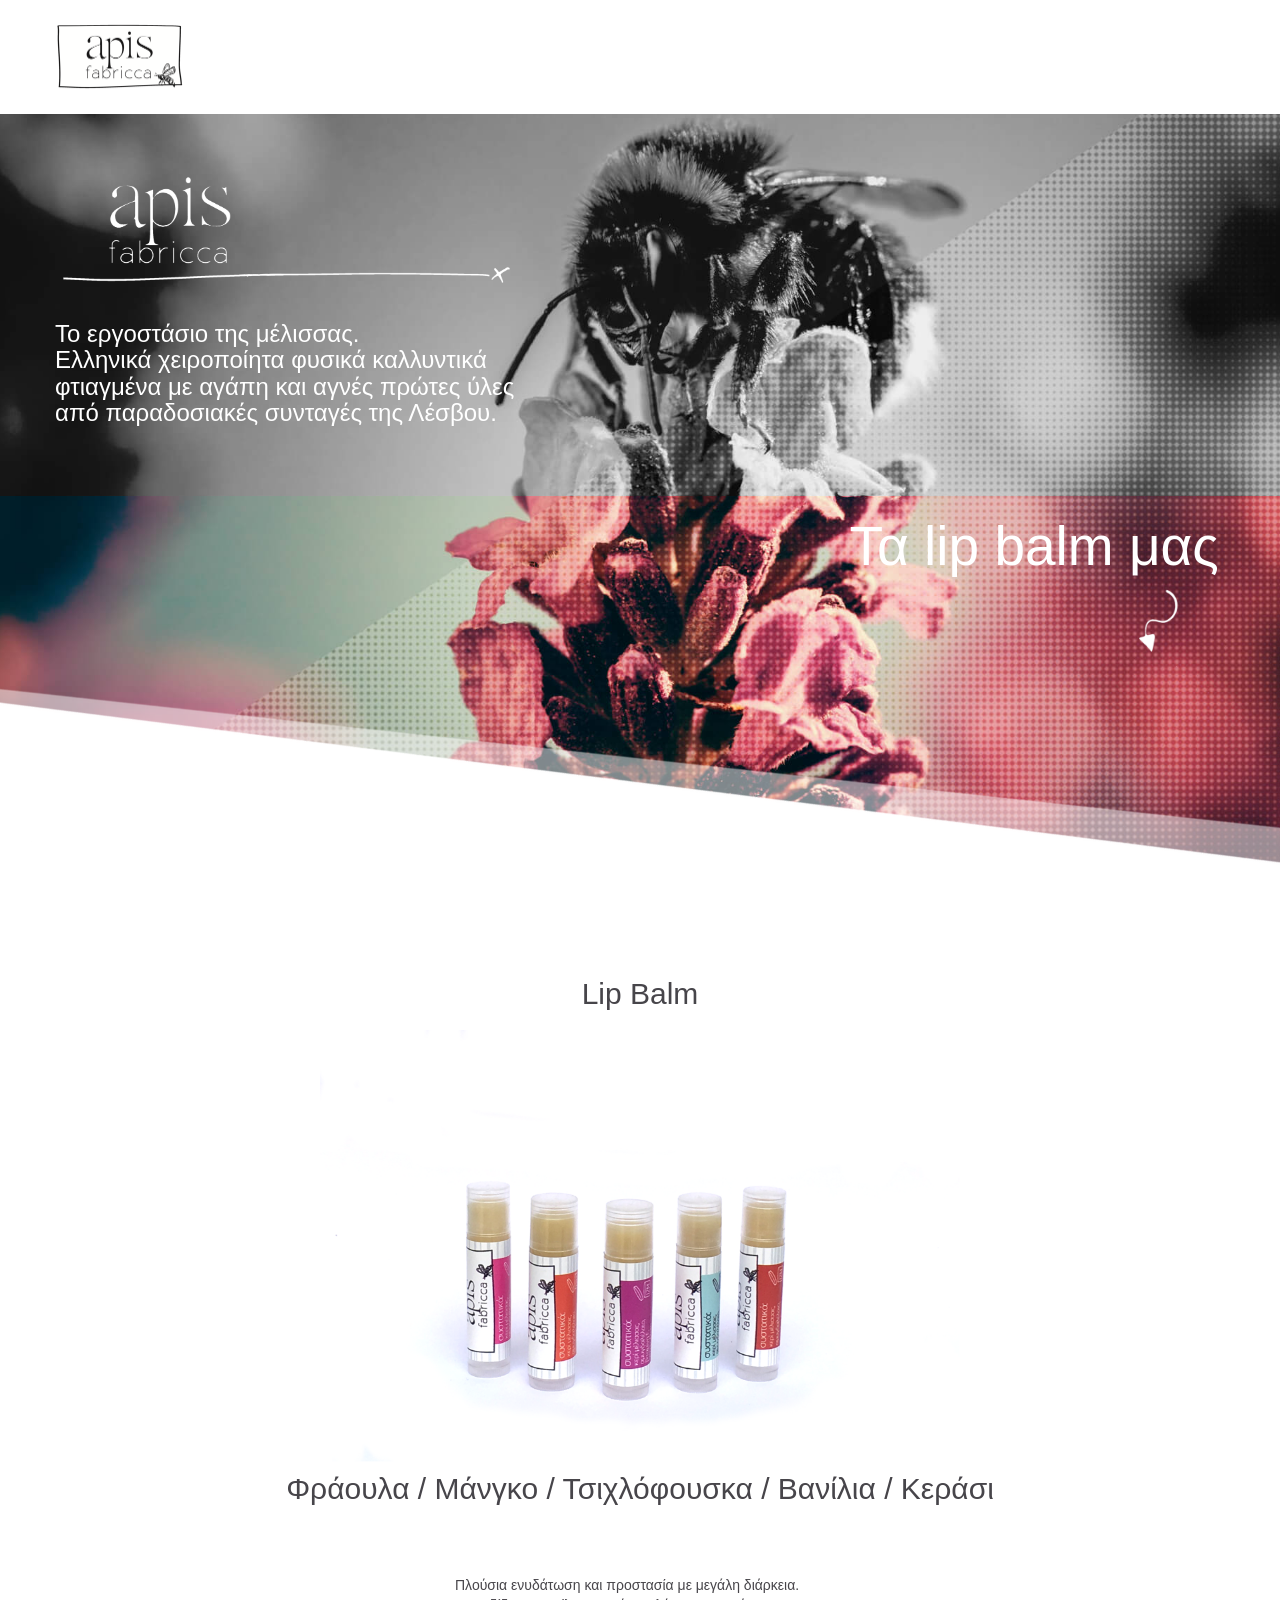
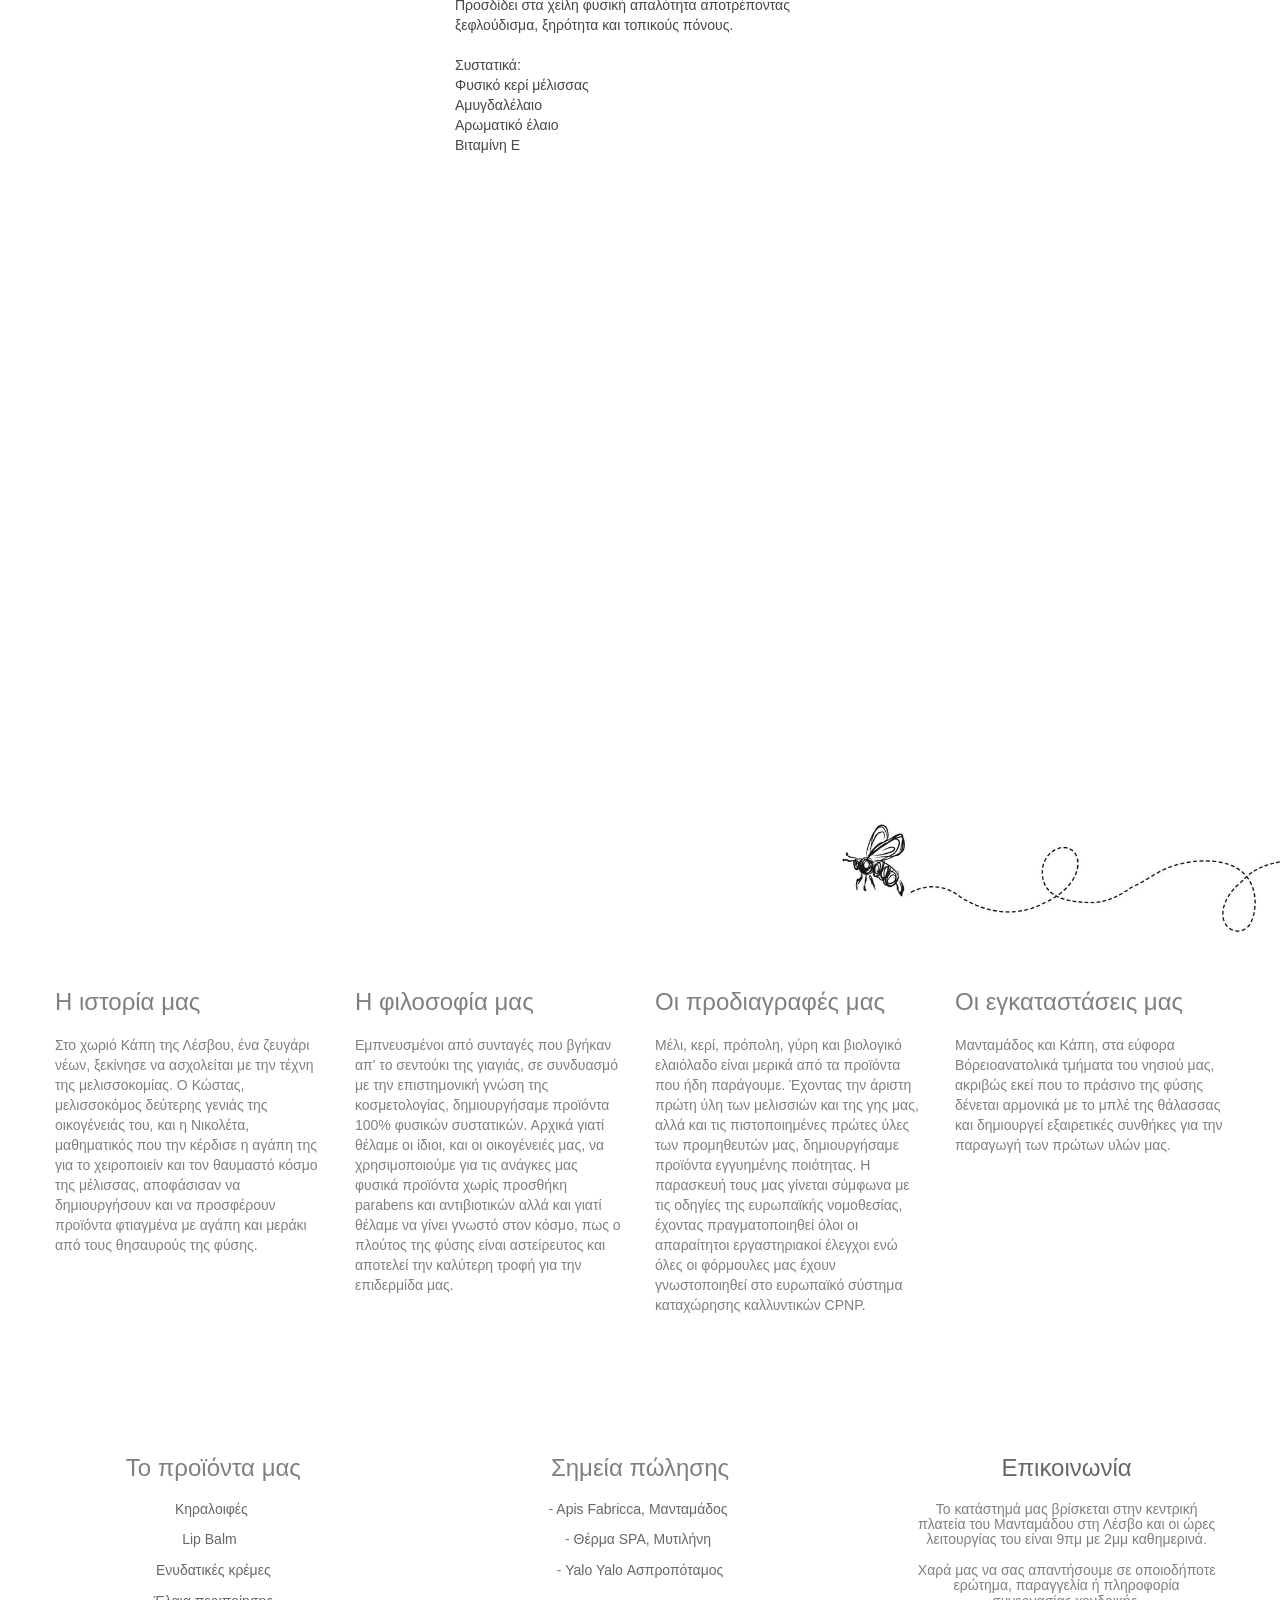
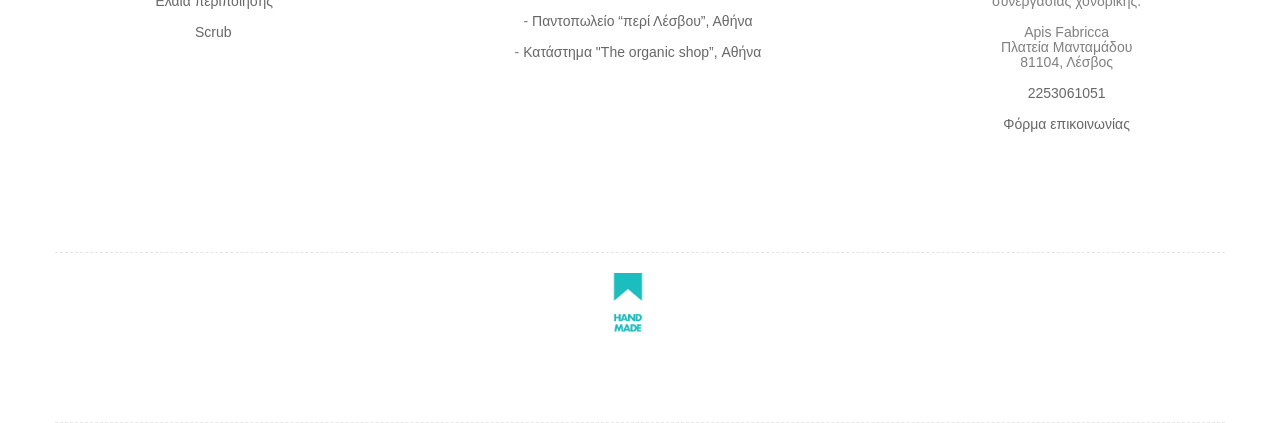
<file: lipbalm.html>
<!doctype html>
<html lang="Default">
<head>
    <meta charset="utf-8">
    <meta name="keywords" content="">
    <meta name="description" content="">
    <meta name="viewport" content="width=device-width, initial-scale=1.0, viewport-fit=cover, user-scalable=no">
    <link rel="shortcut icon" type="image/png" href="favicon.png">
    
	<link rel="stylesheet" type="text/css" href="./css/bootstrap.min.css">
	<link rel="stylesheet" type="text/css" href="style.css">
	<link rel="stylesheet" type="text/css" href="./css/font-awesome.min.css">
	
    
	<script src="./js/jquery-2.1.0.min.js"></script>
	<script src="./js/bootstrap.min.js"></script>
	<script src="./js/blocs.min.js"></script>
    <title>LIPBALM</title>

    
<!-- Google Analytics -->
 <script>
  (function(i,s,o,g,r,a,m){i['GoogleAnalyticsObject']=r;i[r]=i[r]||function(){
  (i[r].q=i[r].q||[]).push(arguments)},i[r].l=1*new Date();a=s.createElement(o),
  m=s.getElementsByTagName(o)[0];a.async=1;a.src=g;m.parentNode.insertBefore(a,m)
  })(window,document,'script','https://www.google-analytics.com/analytics.js','ga');

  ga('create', 'UA-100003004-1', 'auto');
  ga('send', 'pageview');

</script>
<!-- Google Analytics END -->
    
</head>
<body>
<!-- Main container -->
<div class="page-container">
    
<!-- bloc-28 -->
<div class="bloc bgc-white l-bloc" id="bloc-28">
	<div class="container bloc-sm">
		<nav class="navbar row">
			<div class="navbar-header">
				<a class="navbar-brand" href="index.html"><img src="img/apis-logo256.png" alt="logo" width="128" height="66" /></a>
				<button id="nav-toggle" type="button" class="ui-navbar-toggle navbar-toggle" data-toggle="collapse" data-target=".navbar-1">
					<span class="sr-only">Toggle navigation</span><span class="icon-bar"></span><span class="icon-bar"></span><span class="icon-bar"></span>
				</button>
			</div>
			<div class="collapse navbar-collapse navbar-1">
			</div>
		</nav>
	</div>
</div>
<!-- bloc-28 END -->

<!-- bloc-29 -->
<div class="bloc bg-welcome-hero-image1920ΒΚ-cmprssd b-parallax hidden-xs hidden-sm bgc-white l-bloc" id="bloc-29">
	<div class="container bloc-md">
		<div class="row row-no-gutters">
			<div class="col-sm-12">
				<img src="img/apis-logo-textonly.png" class="img-responsive" width="500" />
				<h3 class="mg-md  tc-white">
					<br>Το εργοστάσιο της μέλισσας.<br>Ελληνικά χειροποίητα&nbsp;φυσικά καλλυντικά <br>φτιαγμένα με αγάπη και αγνές πρώτες ύλες <br>από παραδοσιακές συνταγές&nbsp;της Λέσβου.
				</h3>
			</div>
		</div>
	</div>
</div>
<!-- bloc-29 END -->

<!-- bloc-30 -->
<div class="bloc b-parallax full-width-bloc bgc-white bg-welcome-hero-image1920-cmprssd hidden-sm hidden-xs l-bloc" id="bloc-30">
	<div class="container">
		<div class="row">
			<div class="col-sm-12">
				<h1 class="hero-bloc-text  text-right hidden-sm hidden-xs tc-white">
					Τα lip balm μας &nbsp; &nbsp;
				</h1><img src="img/Products-arrow.png" class="img-responsive pull-right" width="200" /><img src="img/Section-UP1.png" class="img-responsive" />
			</div>
		</div>
	</div>
</div>
<!-- bloc-30 END -->

<!-- bloc-31 -->
<div class="bloc bgc-white tc-outer-space l-bloc" id="bloc-31">
	<div class="container bloc-lg">
		<div class="row">
			<div class="col-sm-12">
				<h2 class="text-center mg-md ">
					Lip Balm
				</h2><img src="img/LB-GRP-1-960px.png" class="img-responsive center-block" width="640" />
				<h2 class="text-center mg-md ">
					Φράουλα / Μάνγκο / Τσιχλόφουσκα / Βανίλια / Κεράσι
				</h2>
				<p>
					<br><br>
				</p>
				<div class="row">
					<div class="col-sm-4">
					</div>
					<div class="col-sm-4">
						<p>
							Πλούσια ενυδάτωση και προστασία με μεγάλη διάρκεια. Προσδίδει στα χείλη φυσική απαλότητα αποτρέποντας ξεφλούδισμα, ξηρότητα και τοπικούς πόνους.<br><br>Συστατικά: <br>Φυσικό κερί μέλισσας<br>Αμυγδαλέλαιο<br>Αρωματικό έλαιο<br>Βιταμίνη Ε<br>
						</p>
						<p class=" text-right">
							
						</p>
					</div>
					<div class="col-sm-4">
					</div>
				</div>
			</div>
		</div>
	</div>
</div>
<!-- bloc-31 END -->

<!-- ScrollToTop Button -->
<a class="bloc-button btn btn-d scrollToTop" onclick="scrollToTarget('1')"><span class="fa fa-chevron-up"></span></a>
<!-- ScrollToTop Button END-->


<!-- Footer - bloc-53 -->
<div class="bloc hidden-xs hidden-sm full-width-bloc bg-welcome-hero-image1920-cmprssd b-parallax bgc-white l-bloc" id="bloc-53">
	<div class="container">
		<div class="row">
			<div class="col-sm-12">
				<img src="img/Section-UP2.png" class="img-responsive" /><img src="img/Section-DOWN2.png" class="img-responsive" />
			</div>
		</div>
	</div>
</div>
<!-- Footer - bloc-53 END -->

<!-- Footer - bloc-54 -->
<div class="bloc full-width-bloc bgc-white l-bloc" id="bloc-54">
	<div class="container bloc-sm">
		<div class="row row-no-gutters">
			<div class="col-sm-12">
				<img src="img/AP-FlyingBee-section.png" class="pull-right" height="120" />
			</div>
		</div>
	</div>
</div>
<!-- Footer - bloc-54 END -->

<!-- Footer - bloc-55 -->
<div class="bloc bgc-white l-bloc " id="bloc-55">
	<div class="container bloc-sm">
		<div class="row">
			<div class="col-sm-3">
				<h3 class="mg-md ">
					Η ιστορία μας
				</h3>
				<p>
					Στο χωριό Κάπη της Λέσβου, ένα ζευγάρι νέων, ξεκίνησε να ασχολείται με την τέχνη της μελισσοκομίας. Ο Κώστας, μελισσοκόμος δεύτερης γενιάς της οικογένειάς του, και η Νικολέτα, μαθηματικός που την κέρδισε η αγάπη της για το χειροποιείν και τον θαυμαστό κόσμο της μέλισσας, αποφάσισαν να δημιουργήσουν και να προσφέρουν προϊόντα φτιαγμένα με αγάπη και μεράκι από τους θησαυρούς της φύσης.
				</p>
			</div>
			<div class="col-sm-3">
				<h3 class="mg-md ">
					Η φιλοσοφία μας
				</h3>
				<p>
					Εμπνευσμένοι από συνταγές που βγήκαν απ' το σεντούκι της γιαγιάς, σε συνδυασμό με την επιστημονική γνώση της κοσμετολογίας, δημιουργήσαμε προϊόντα 100% φυσικών συστατικών. Αρχικά γιατί θέλαμε οι ίδιοι, και οι οικογένειές μας, να χρησιμοποιούμε για τις ανάγκες μας φυσικά προϊόντα χωρίς προσθήκη parabens και αντιβιοτικών αλλά και γιατί θέλαμε να γίνει γνωστό στον κόσμο, πως ο πλούτος της φύσης είναι αστείρευτος και αποτελεί την καλύτερη τροφή για την επιδερμίδα μας.
				</p>
			</div>
			<div class="col-sm-3">
				<h3 class="mg-md ">
					Οι προδιαγραφές μας
				</h3>
				<p>
					Μέλι, κερί, πρόπολη, γύρη και βιολογικό ελαιόλαδο είναι μερικά από τα προϊόντα που ήδη παράγουμε. Έχοντας την άριστη πρώτη ύλη των μελισσιών και της γης μας, αλλά και τις πιστοποιημένες πρώτες ύλες των προμηθευτών μας, δημιουργήσαμε προϊόντα εγγυημένης ποιότητας.&nbsp;Η παρασκευή τους μας γίνεται σύμφωνα με τις οδηγίες της ευρωπαϊκής νομοθεσίας, έχοντας πραγματοποιηθεί όλοι οι απαραίτητοι εργαστηριακοί έλεγχοι ενώ όλες οι φόρμουλες μας έχουν γνωστοποιηθεί στο ευρωπαϊκό σύστημα καταχώρησης καλλυντικών CPNP.<br>
				</p>
			</div>
			<div class="col-sm-3">
				<h3 class="mg-md ">
					Οι εγκαταστάσεις μας
				</h3>
				<p>
					Μανταμάδος και Κάπη, στα εύφορα Βόρειοανατολικά τμήματα του νησιού μας, ακριβώς εκεί που το πράσινο της φύσης δένεται αρμονικά με το μπλέ της θάλασσας και δημιουργεί εξαιρετικές συνθήκες για την παραγωγή των πρώτων υλών μας. <br>
				</p>
			</div>
		</div>
	</div>
</div>
<!-- Footer - bloc-55 END -->

<!-- Bloc Group -->
<div class='bloc-group'>

<!-- Footer - bloc-56 -->
<div class="bloc bloc-tile-3 bgc-white l-bloc" id="bloc-56">
	<div class="container bloc-lg">
		<div class="row">
			<div class="col-sm-12">
				<h3 class="mg-md  text-center">
					Το προϊόντα μας
				</h3>
				<h5 class="mg-md  text-center text-w-md">
					<a href="κηραλοιφες.html">Κηραλοιφές</a>&nbsp;<br> <br><a href="lipbalm.html">Lip Balm &nbsp; <br></a><br> <a href="ενυδατικες.html">Ενυδατικές κρέμες <br></a><br> <a href="ελαια.html">Έλαια περιποίησης <br></a><br><a href="scrub.html">Scrub</a> <br>
				</h5>
			</div>
		</div>
	</div>
</div>
<!-- Footer - bloc-56 END -->

<!-- Footer - bloc-57 -->
<div class="bloc bloc-tile-3 bgc-white l-bloc" id="bloc-57">
	<div class="container bloc-lg">
		<div class="row">
			<div class="col-sm-12">
				<h3 class="mg-md  text-center">
					Σημεία πώλησης
				</h3>
				<h5 class="mg-md  text-center text-w-md">
					-&nbsp;<a href="http://www.apisfabricca.gr/">Apis Fabricca, Μανταμάδος</a>&nbsp;<br> <br>-&nbsp;<a href="http://thermaspalesvos.com">Θέρμα SPA, Μυτιλήνη</a>&nbsp; <br> <br>-&nbsp;<a href="https://www.facebook.com/yaloyalo15/">Yalo Yalo Ασπροπόταμος</a><br><br>
				</h5>
				<h5 class="mg-md  text-center text-w-md">
					-&nbsp;<a href="https://www.facebook.com/περί-Λέσβου-Παντοπωλείο-191873024182260/">Παντοπωλείο “περί Λέσβου”, Αθήνα</a>&nbsp;<br> <br>-&nbsp;<a href="https://www.theorganicshop.gr">Κατάστημα "The organic shop”, Αθήνα</a>&nbsp; <br><br>
				</h5>
			</div>
		</div>
	</div>
</div>
<!-- Footer - bloc-57 END -->

<!-- Footer - bloc-58 -->
<div class="bloc bloc-tile-3 bgc-white l-bloc" id="bloc-58">
	<div class="container bloc-lg">
		<div class="row">
			<div class="col-sm-12">
				<h3 class="mg-md  text-center">
					<a href="επικοινωνια.html">Επικοινωνία</a><br>
				</h3>
				<h5 class="mg-md  text-center text-w-md">
					Το κατάστημά μας βρίσκεται στην κεντρική πλατεία του Μανταμάδου στη Λέσβο και οι ώρες λειτουργίας του είναι 9πμ με 2μμ καθημερινά. <br> <br>Χαρά μας να σας απαντήσουμε σε οποιοδήποτε ερώτημα, παραγγελία ή πληροφορία συνεργασίας χονδρικής.<br> <br>Apis Fabricca <br>Πλατεία Μανταμάδου<br>81104, Λέσβος <br> <br><a href="tel:2253061051">2253061051 <br></a> <br><a href="επικοινωνια.html">Φόρμα επικοινωνίας</a><br>
				</h5>
			</div>
		</div>
	</div>
</div>
<!-- Footer - bloc-58 END -->
</div>
<!-- Bloc Group END -->

<!-- Footer - bloc-59 -->
<div class="bloc bgc-white build-with-blocs-bloc d-bloc" id="bloc-59">
	<div class="container bloc-sm b-divider-dashed">
		<div class="row bgc-white">
			<div class="col-sm-12 text-center">
				<a href="https://www.madamadi.gr/" target="_blank"><img src="img/FOOTER-MADEWITHLOVE.png" class="center-block mg-sm" height="60" /></a>
				<h6 class="mg-md  tc-tiffany-blue text-center">
					<br>
				</h6>
				<p class="text-center">
					<br>
				</p>
			</div>
		</div>
	</div>
</div>
<!-- Footer - bloc-59 END -->

</div>
<!-- Main container END -->
    


<!-- Preloader -->
<div id="page-loading-blocs-notifaction"></div>
<!-- Preloader END -->

</body>
</html>
</file>
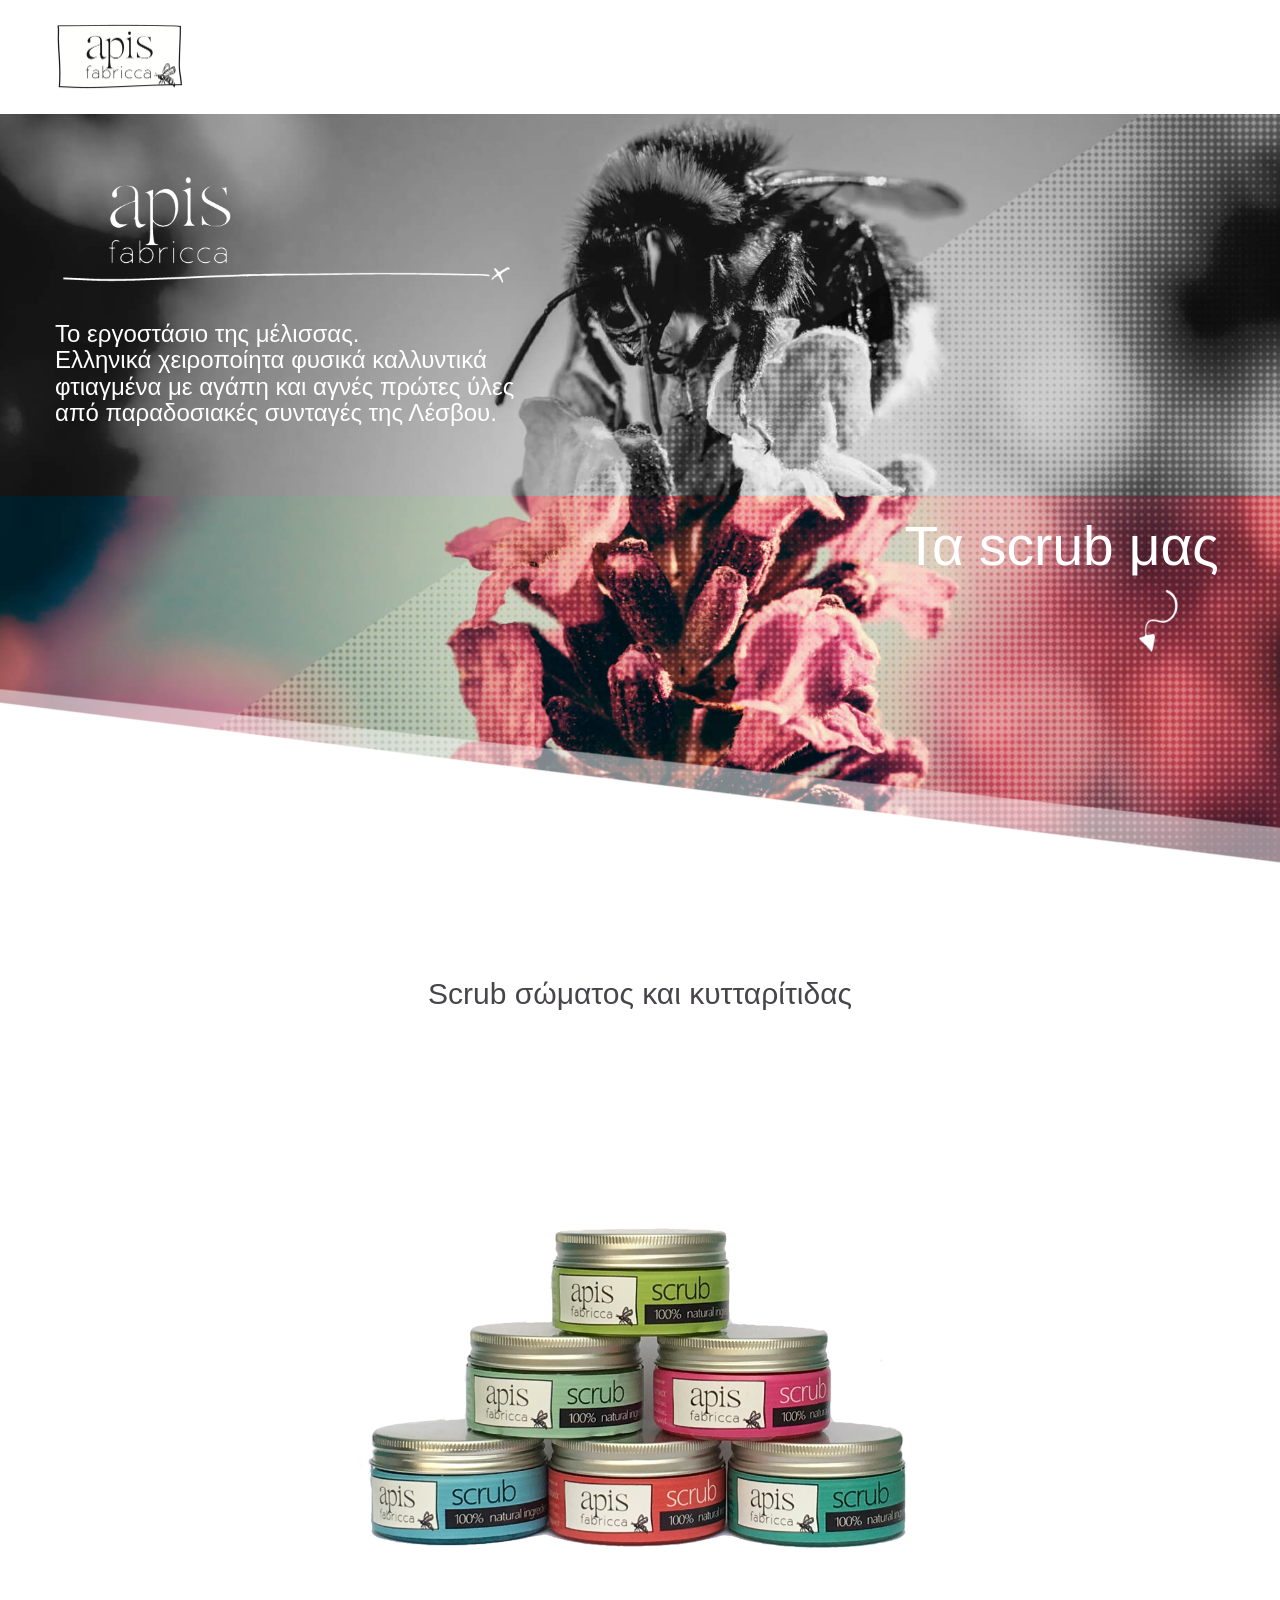
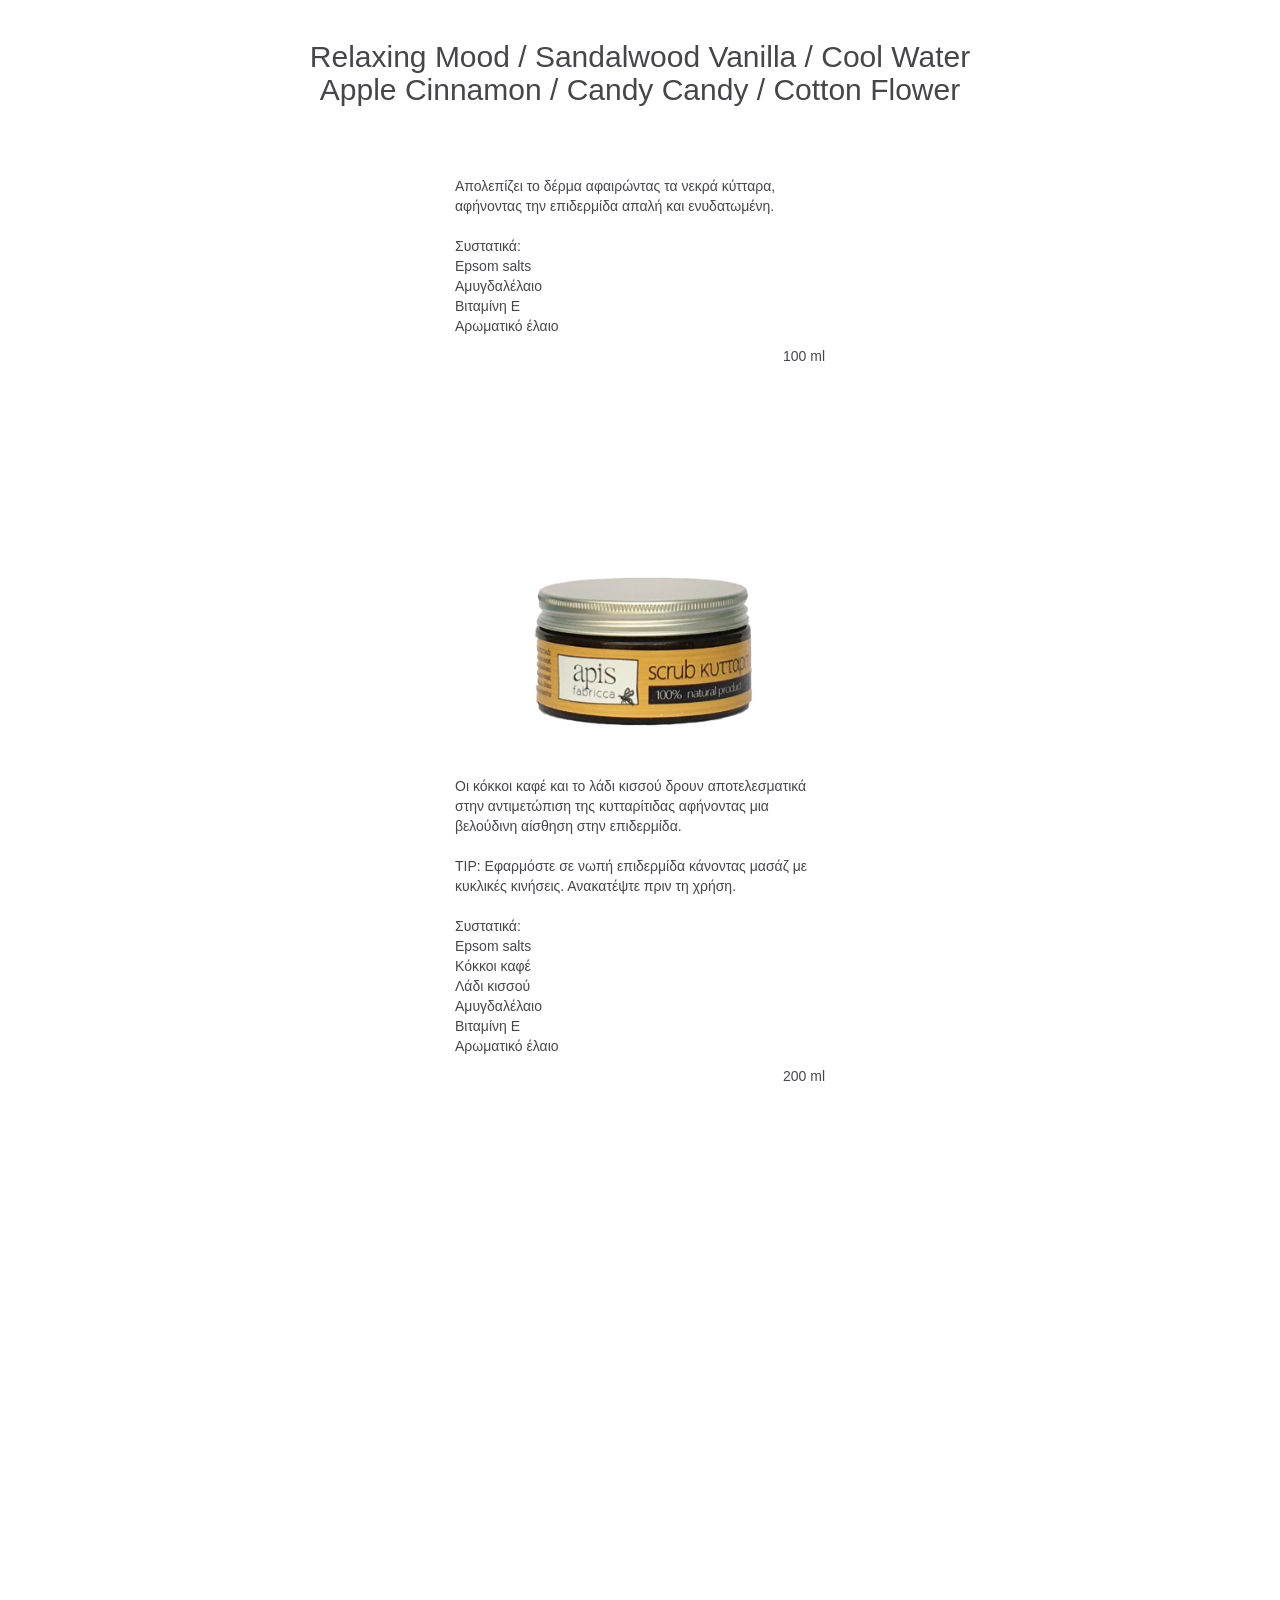
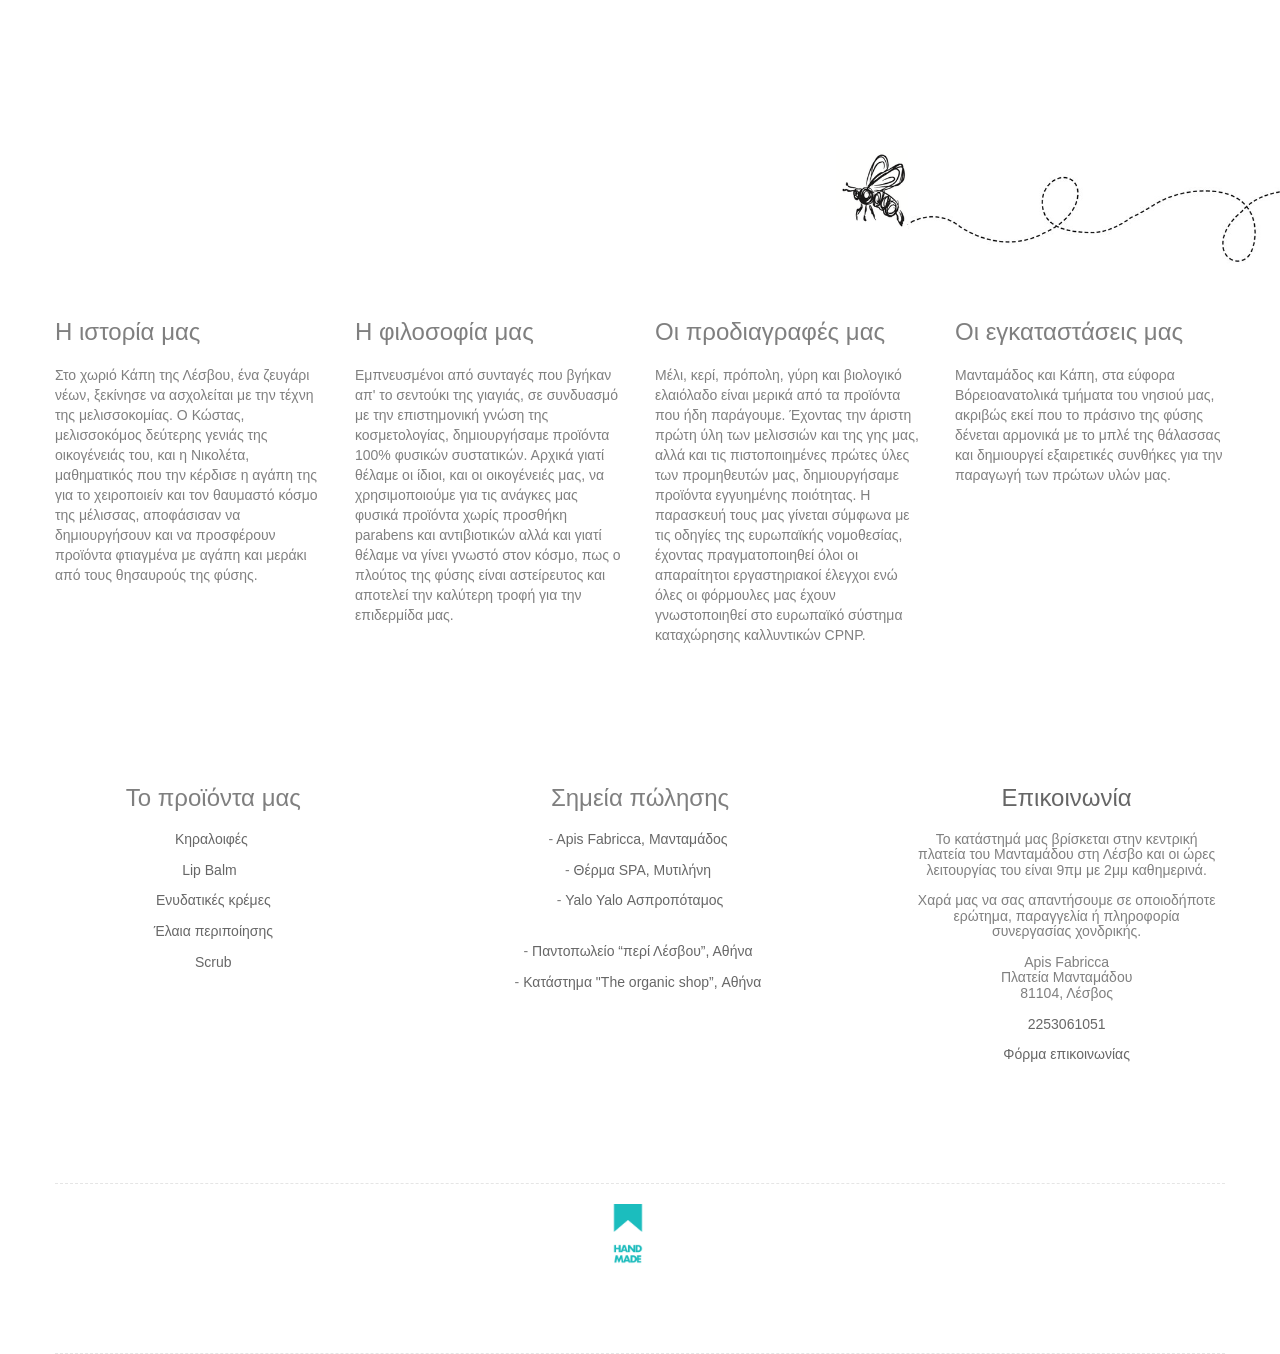
<file: scrub.html>
<!doctype html>
<html lang="Default">
<head>
    <meta charset="utf-8">
    <meta name="keywords" content="">
    <meta name="description" content="">
    <meta name="viewport" content="width=device-width, initial-scale=1.0, viewport-fit=cover, user-scalable=no">
    <link rel="shortcut icon" type="image/png" href="favicon.png">
    
	<link rel="stylesheet" type="text/css" href="./css/bootstrap.min.css">
	<link rel="stylesheet" type="text/css" href="style.css">
	<link rel="stylesheet" type="text/css" href="./css/font-awesome.min.css">
	
    
	<script src="./js/jquery-2.1.0.min.js"></script>
	<script src="./js/bootstrap.min.js"></script>
	<script src="./js/blocs.min.js"></script>
    <title>SCRUB</title>

    
<!-- Google Analytics -->
 <script>
  (function(i,s,o,g,r,a,m){i['GoogleAnalyticsObject']=r;i[r]=i[r]||function(){
  (i[r].q=i[r].q||[]).push(arguments)},i[r].l=1*new Date();a=s.createElement(o),
  m=s.getElementsByTagName(o)[0];a.async=1;a.src=g;m.parentNode.insertBefore(a,m)
  })(window,document,'script','https://www.google-analytics.com/analytics.js','ga');

  ga('create', 'UA-100003004-1', 'auto');
  ga('send', 'pageview');

</script>
<!-- Google Analytics END -->
    
</head>
<body>
<!-- Main container -->
<div class="page-container">
    
<!-- bloc-40 -->
<div class="bloc bgc-white l-bloc" id="bloc-40">
	<div class="container bloc-sm">
		<nav class="navbar row">
			<div class="navbar-header">
				<a class="navbar-brand" href="index.html"><img src="img/apis-logo256.png" alt="logo" width="128" height="66" /></a>
				<button id="nav-toggle" type="button" class="ui-navbar-toggle navbar-toggle" data-toggle="collapse" data-target=".navbar-1">
					<span class="sr-only">Toggle navigation</span><span class="icon-bar"></span><span class="icon-bar"></span><span class="icon-bar"></span>
				</button>
			</div>
			<div class="collapse navbar-collapse navbar-1">
			</div>
		</nav>
	</div>
</div>
<!-- bloc-40 END -->

<!-- bloc-41 -->
<div class="bloc bg-welcome-hero-image1920ΒΚ-cmprssd b-parallax hidden-xs hidden-sm bgc-white l-bloc" id="bloc-41">
	<div class="container bloc-md">
		<div class="row row-no-gutters">
			<div class="col-sm-12">
				<img src="img/apis-logo-textonly.png" class="img-responsive" width="500" />
				<h3 class="mg-md  tc-white">
					<br>Το εργοστάσιο της μέλισσας.<br>Ελληνικά χειροποίητα&nbsp;φυσικά καλλυντικά <br>φτιαγμένα με αγάπη και αγνές πρώτες ύλες <br>από παραδοσιακές συνταγές&nbsp;της Λέσβου.
				</h3>
			</div>
		</div>
	</div>
</div>
<!-- bloc-41 END -->

<!-- bloc-42 -->
<div class="bloc b-parallax full-width-bloc bgc-white bg-welcome-hero-image1920-cmprssd hidden-sm hidden-xs l-bloc" id="bloc-42">
	<div class="container">
		<div class="row">
			<div class="col-sm-12">
				<h1 class="hero-bloc-text  text-right hidden-sm hidden-xs tc-white">
					Τα scrub μας &nbsp; &nbsp;
				</h1><img src="img/Products-arrow.png" class="img-responsive pull-right" width="200" /><img src="img/Section-UP1.png" class="img-responsive" />
			</div>
		</div>
	</div>
</div>
<!-- bloc-42 END -->

<!-- bloc-43 -->
<div class="bloc tc-outer-space bgc-white" id="bloc-43">
	<div class="container bloc-lg">
		<div class="row">
			<div class="col-sm-12">
				<h2 class="text-center mg-md ">
					Scrub σώματος και κυτταρίτιδας
				</h2><img src="img/SCR-GRP-3-960px.png" class="img-responsive center-block" width="600" />
				<h2 class="text-center mg-md ">
					Relaxing Mood / Sandalwood Vanilla / Cool Water <br>Apple Cinnamon / Candy Candy / Cotton Flower
				</h2>
				<p>
					<br><br>
				</p>
				<div class="row">
					<div class="col-sm-4">
					</div>
					<div class="col-sm-4">
						<p>
							Απολεπίζει το δέρμα αφαιρώντας τα νεκρά κύτταρα, αφήνοντας την επιδερμίδα απαλή και ενυδατωμένη. <br><br>Συστατικά: <br>Εpsom salts<br>Αμυγδαλέλαιο<br>Βιταμίνη Ε<br>Αρωματικό έλαιο<br>
						</p>
						<p class=" text-right">
							100 ml
						</p>
						<p class=" text-right">
							
						</p>
					</div>
					<div class="col-sm-4">
					</div>
				</div>
				<div class="row voffset">
					<div class="col-sm-4">
					</div>
					<div class="col-sm-4">
						<img src="img/S-1.png" class="img-responsive" />
						<p>
							Οι κόκκοι καφέ και το λάδι κισσού δρουν αποτελεσματικά στην αντιμετώπιση της κυτταρίτιδας αφήνοντας μια βελούδινη αίσθηση στην επιδερμίδα. <br> <br>TIP: Εφαρμόστε σε νωπή επιδερμίδα κάνοντας μασάζ με κυκλικές κινήσεις. Ανακατέψτε πριν τη χρήση.<br><br>Συστατικά: <br>Εpsom salts&nbsp; <br>Κόκκοι καφέ <br>Λάδι κισσού<br>Αμυγδαλέλαιο<br>Βιταμίνη Ε<br>Αρωματικό έλαιο<br>
						</p>
						<p class=" text-right">
							200 ml
						</p>
						<p class=" text-right">
							
						</p>
					</div>
					<div class="col-sm-4">
					</div>
				</div>
			</div>
		</div>
	</div>
</div>
<!-- bloc-43 END -->

<!-- ScrollToTop Button -->
<a class="bloc-button btn btn-d scrollToTop" onclick="scrollToTarget('1')"><span class="fa fa-chevron-up"></span></a>
<!-- ScrollToTop Button END-->


<!-- Footer - bloc-53 -->
<div class="bloc hidden-xs hidden-sm full-width-bloc bg-welcome-hero-image1920-cmprssd b-parallax bgc-white l-bloc" id="bloc-53">
	<div class="container">
		<div class="row">
			<div class="col-sm-12">
				<img src="img/Section-UP2.png" class="img-responsive" /><img src="img/Section-DOWN2.png" class="img-responsive" />
			</div>
		</div>
	</div>
</div>
<!-- Footer - bloc-53 END -->

<!-- Footer - bloc-54 -->
<div class="bloc full-width-bloc bgc-white l-bloc" id="bloc-54">
	<div class="container bloc-sm">
		<div class="row row-no-gutters">
			<div class="col-sm-12">
				<img src="img/AP-FlyingBee-section.png" class="pull-right" height="120" />
			</div>
		</div>
	</div>
</div>
<!-- Footer - bloc-54 END -->

<!-- Footer - bloc-55 -->
<div class="bloc bgc-white l-bloc " id="bloc-55">
	<div class="container bloc-sm">
		<div class="row">
			<div class="col-sm-3">
				<h3 class="mg-md ">
					Η ιστορία μας
				</h3>
				<p>
					Στο χωριό Κάπη της Λέσβου, ένα ζευγάρι νέων, ξεκίνησε να ασχολείται με την τέχνη της μελισσοκομίας. Ο Κώστας, μελισσοκόμος δεύτερης γενιάς της οικογένειάς του, και η Νικολέτα, μαθηματικός που την κέρδισε η αγάπη της για το χειροποιείν και τον θαυμαστό κόσμο της μέλισσας, αποφάσισαν να δημιουργήσουν και να προσφέρουν προϊόντα φτιαγμένα με αγάπη και μεράκι από τους θησαυρούς της φύσης.
				</p>
			</div>
			<div class="col-sm-3">
				<h3 class="mg-md ">
					Η φιλοσοφία μας
				</h3>
				<p>
					Εμπνευσμένοι από συνταγές που βγήκαν απ' το σεντούκι της γιαγιάς, σε συνδυασμό με την επιστημονική γνώση της κοσμετολογίας, δημιουργήσαμε προϊόντα 100% φυσικών συστατικών. Αρχικά γιατί θέλαμε οι ίδιοι, και οι οικογένειές μας, να χρησιμοποιούμε για τις ανάγκες μας φυσικά προϊόντα χωρίς προσθήκη parabens και αντιβιοτικών αλλά και γιατί θέλαμε να γίνει γνωστό στον κόσμο, πως ο πλούτος της φύσης είναι αστείρευτος και αποτελεί την καλύτερη τροφή για την επιδερμίδα μας.
				</p>
			</div>
			<div class="col-sm-3">
				<h3 class="mg-md ">
					Οι προδιαγραφές μας
				</h3>
				<p>
					Μέλι, κερί, πρόπολη, γύρη και βιολογικό ελαιόλαδο είναι μερικά από τα προϊόντα που ήδη παράγουμε. Έχοντας την άριστη πρώτη ύλη των μελισσιών και της γης μας, αλλά και τις πιστοποιημένες πρώτες ύλες των προμηθευτών μας, δημιουργήσαμε προϊόντα εγγυημένης ποιότητας.&nbsp;Η παρασκευή τους μας γίνεται σύμφωνα με τις οδηγίες της ευρωπαϊκής νομοθεσίας, έχοντας πραγματοποιηθεί όλοι οι απαραίτητοι εργαστηριακοί έλεγχοι ενώ όλες οι φόρμουλες μας έχουν γνωστοποιηθεί στο ευρωπαϊκό σύστημα καταχώρησης καλλυντικών CPNP.<br>
				</p>
			</div>
			<div class="col-sm-3">
				<h3 class="mg-md ">
					Οι εγκαταστάσεις μας
				</h3>
				<p>
					Μανταμάδος και Κάπη, στα εύφορα Βόρειοανατολικά τμήματα του νησιού μας, ακριβώς εκεί που το πράσινο της φύσης δένεται αρμονικά με το μπλέ της θάλασσας και δημιουργεί εξαιρετικές συνθήκες για την παραγωγή των πρώτων υλών μας. <br>
				</p>
			</div>
		</div>
	</div>
</div>
<!-- Footer - bloc-55 END -->

<!-- Bloc Group -->
<div class='bloc-group'>

<!-- Footer - bloc-56 -->
<div class="bloc bloc-tile-3 bgc-white l-bloc" id="bloc-56">
	<div class="container bloc-lg">
		<div class="row">
			<div class="col-sm-12">
				<h3 class="mg-md  text-center">
					Το προϊόντα μας
				</h3>
				<h5 class="mg-md  text-center text-w-md">
					<a href="κηραλοιφες.html">Κηραλοιφές</a>&nbsp;<br> <br><a href="lipbalm.html">Lip Balm &nbsp; <br></a><br> <a href="ενυδατικες.html">Ενυδατικές κρέμες <br></a><br> <a href="ελαια.html">Έλαια περιποίησης <br></a><br><a href="scrub.html">Scrub</a> <br>
				</h5>
			</div>
		</div>
	</div>
</div>
<!-- Footer - bloc-56 END -->

<!-- Footer - bloc-57 -->
<div class="bloc bloc-tile-3 bgc-white l-bloc" id="bloc-57">
	<div class="container bloc-lg">
		<div class="row">
			<div class="col-sm-12">
				<h3 class="mg-md  text-center">
					Σημεία πώλησης
				</h3>
				<h5 class="mg-md  text-center text-w-md">
					-&nbsp;<a href="http://www.apisfabricca.gr/">Apis Fabricca, Μανταμάδος</a>&nbsp;<br> <br>-&nbsp;<a href="http://thermaspalesvos.com">Θέρμα SPA, Μυτιλήνη</a>&nbsp; <br> <br>-&nbsp;<a href="https://www.facebook.com/yaloyalo15/">Yalo Yalo Ασπροπόταμος</a><br><br>
				</h5>
				<h5 class="mg-md  text-center text-w-md">
					-&nbsp;<a href="https://www.facebook.com/περί-Λέσβου-Παντοπωλείο-191873024182260/">Παντοπωλείο “περί Λέσβου”, Αθήνα</a>&nbsp;<br> <br>-&nbsp;<a href="https://www.theorganicshop.gr">Κατάστημα "The organic shop”, Αθήνα</a>&nbsp; <br><br>
				</h5>
			</div>
		</div>
	</div>
</div>
<!-- Footer - bloc-57 END -->

<!-- Footer - bloc-58 -->
<div class="bloc bloc-tile-3 bgc-white l-bloc" id="bloc-58">
	<div class="container bloc-lg">
		<div class="row">
			<div class="col-sm-12">
				<h3 class="mg-md  text-center">
					<a href="επικοινωνια.html">Επικοινωνία</a><br>
				</h3>
				<h5 class="mg-md  text-center text-w-md">
					Το κατάστημά μας βρίσκεται στην κεντρική πλατεία του Μανταμάδου στη Λέσβο και οι ώρες λειτουργίας του είναι 9πμ με 2μμ καθημερινά. <br> <br>Χαρά μας να σας απαντήσουμε σε οποιοδήποτε ερώτημα, παραγγελία ή πληροφορία συνεργασίας χονδρικής.<br> <br>Apis Fabricca <br>Πλατεία Μανταμάδου<br>81104, Λέσβος <br> <br><a href="tel:2253061051">2253061051 <br></a> <br><a href="επικοινωνια.html">Φόρμα επικοινωνίας</a><br>
				</h5>
			</div>
		</div>
	</div>
</div>
<!-- Footer - bloc-58 END -->
</div>
<!-- Bloc Group END -->

<!-- Footer - bloc-59 -->
<div class="bloc bgc-white build-with-blocs-bloc d-bloc" id="bloc-59">
	<div class="container bloc-sm b-divider-dashed">
		<div class="row bgc-white">
			<div class="col-sm-12 text-center">
				<a href="https://www.madamadi.gr/" target="_blank"><img src="img/FOOTER-MADEWITHLOVE.png" class="center-block mg-sm" height="60" /></a>
				<h6 class="mg-md  tc-tiffany-blue text-center">
					<br>
				</h6>
				<p class="text-center">
					<br>
				</p>
			</div>
		</div>
	</div>
</div>
<!-- Footer - bloc-59 END -->

</div>
<!-- Main container END -->
    


<!-- Preloader -->
<div id="page-loading-blocs-notifaction"></div>
<!-- Preloader END -->

</body>
</html>
</file>
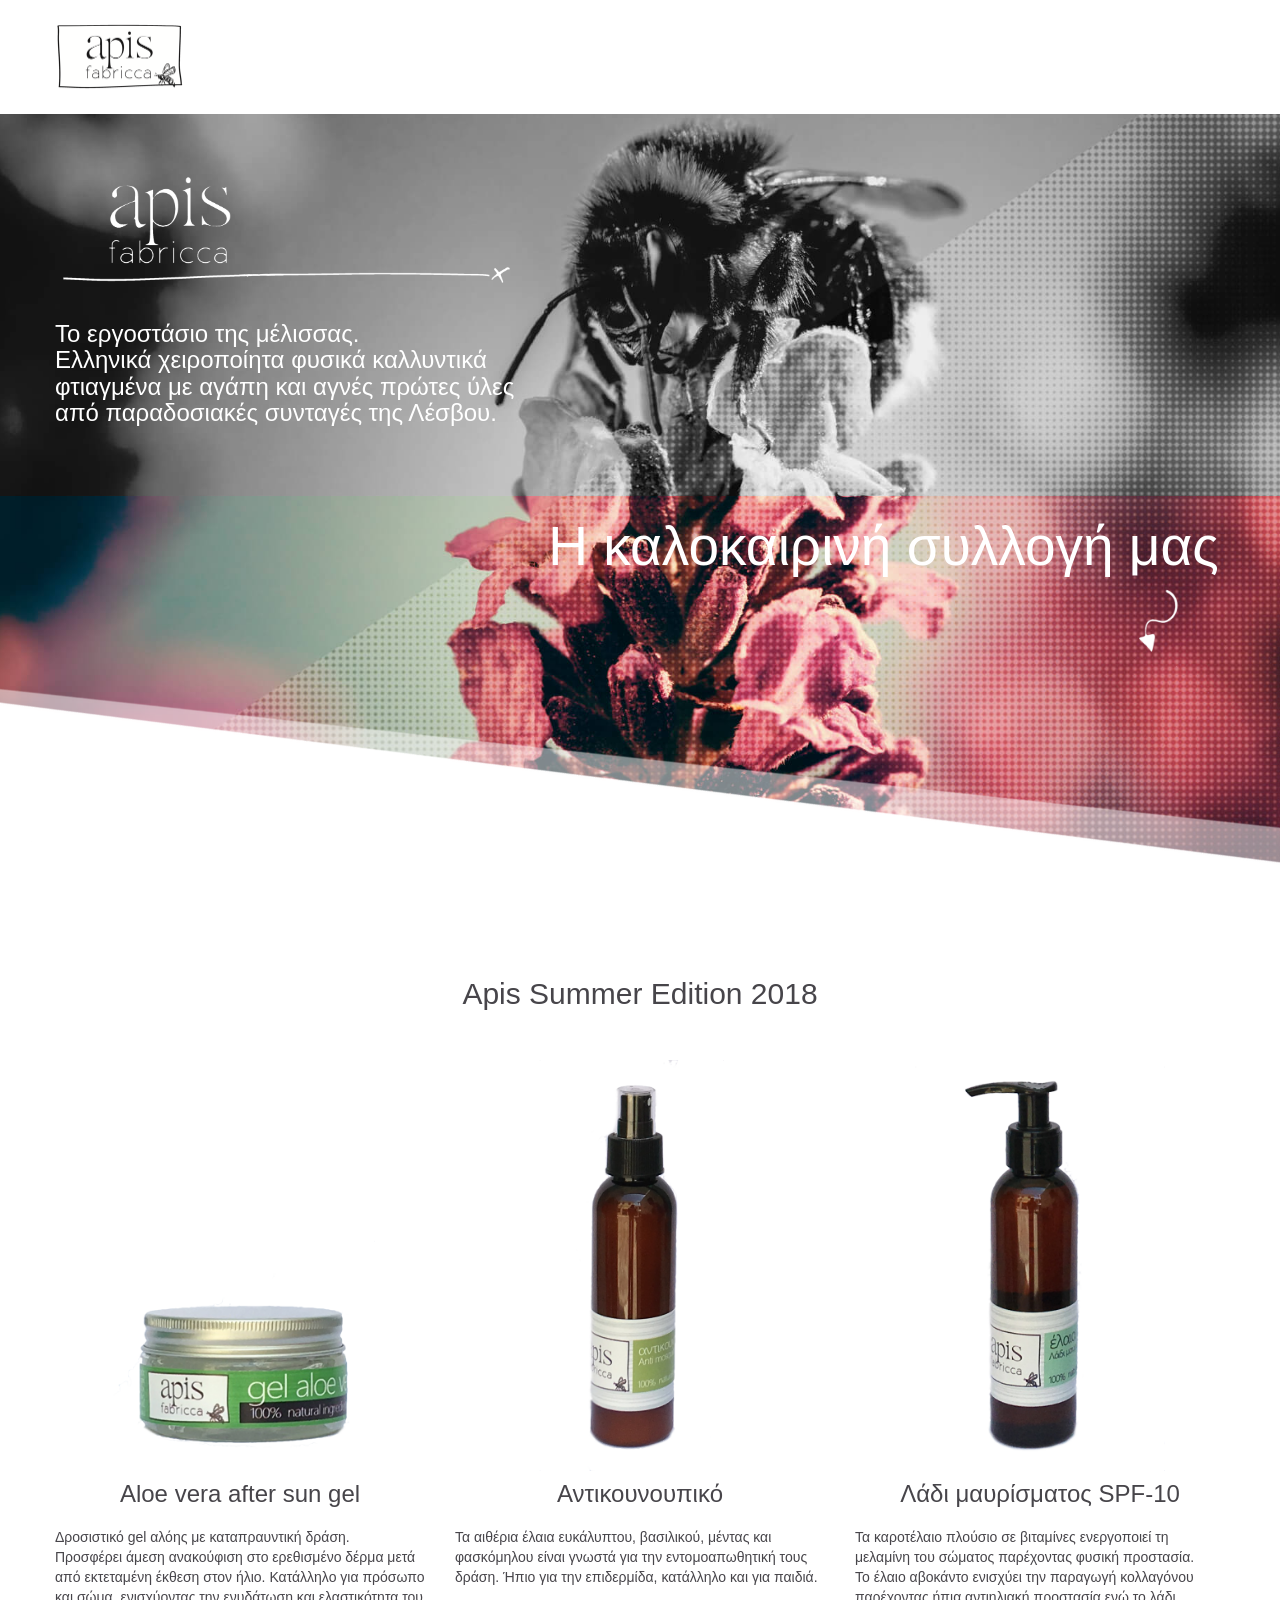
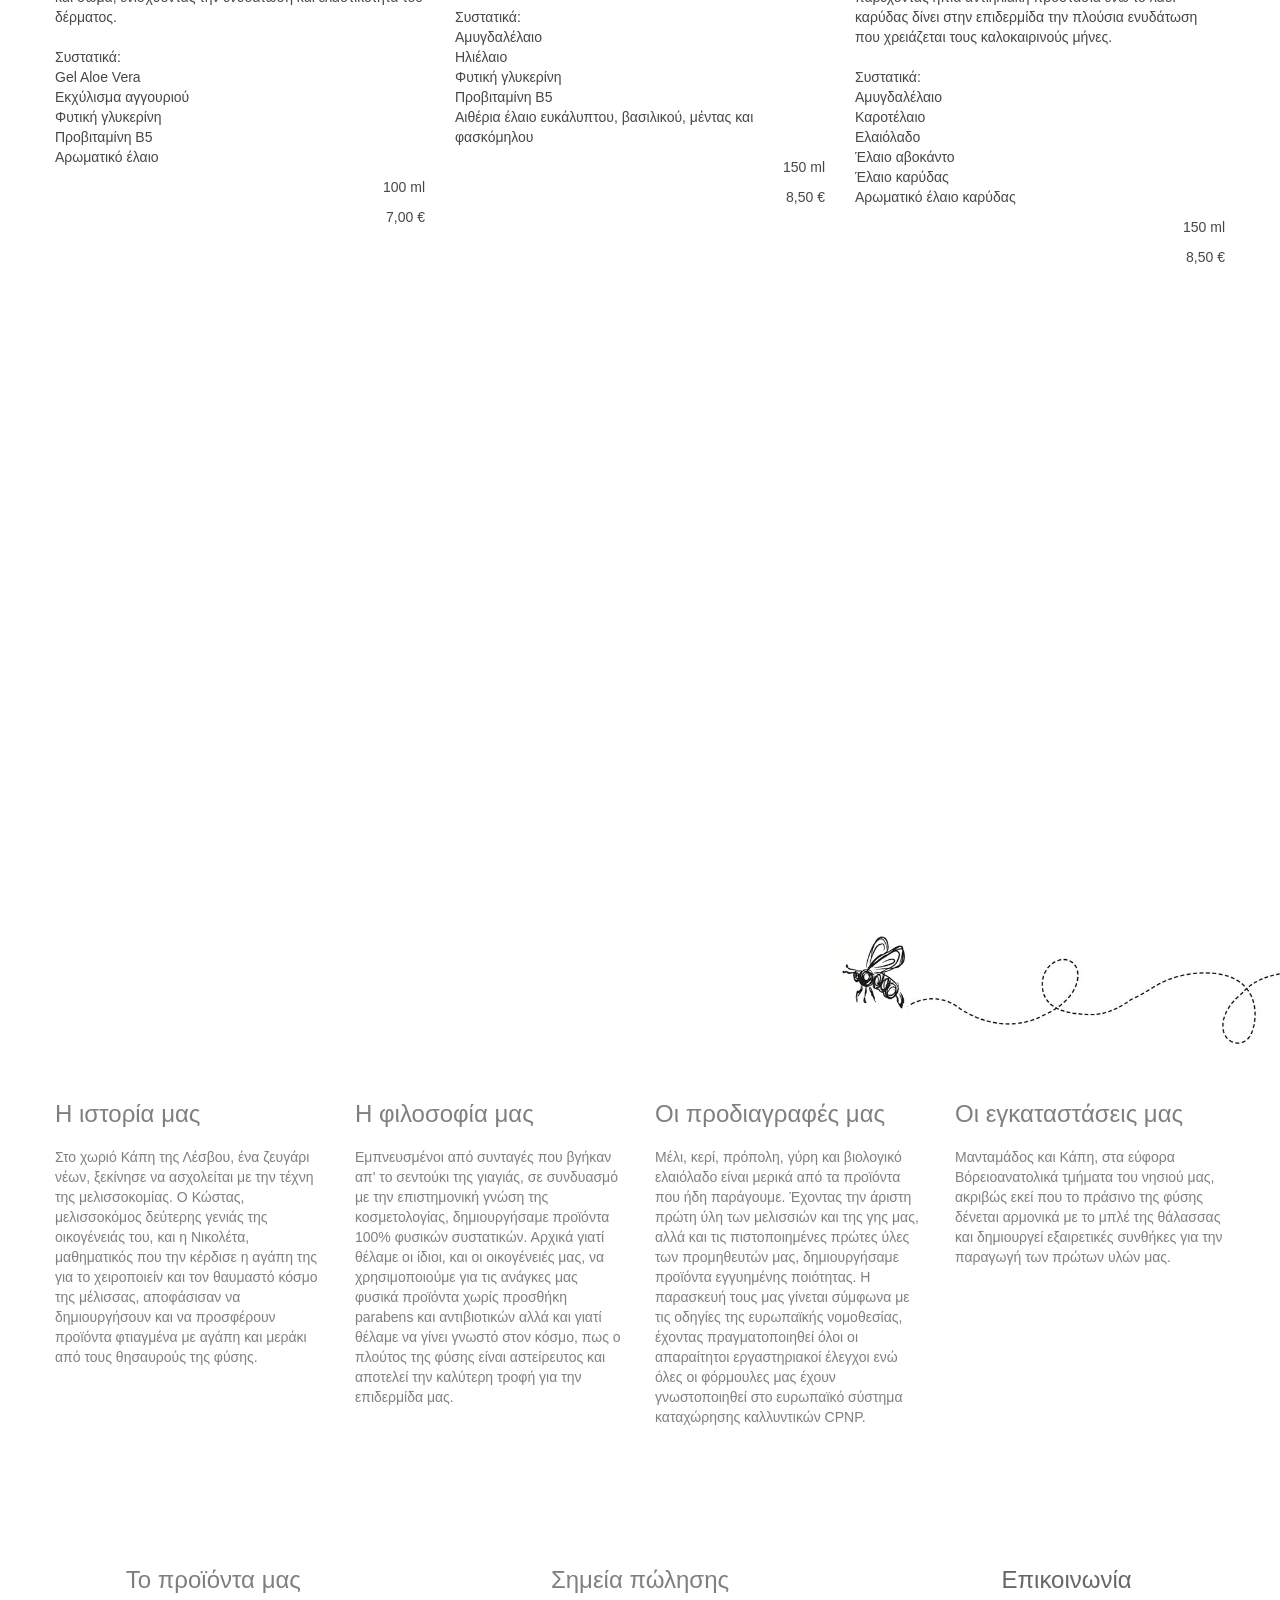
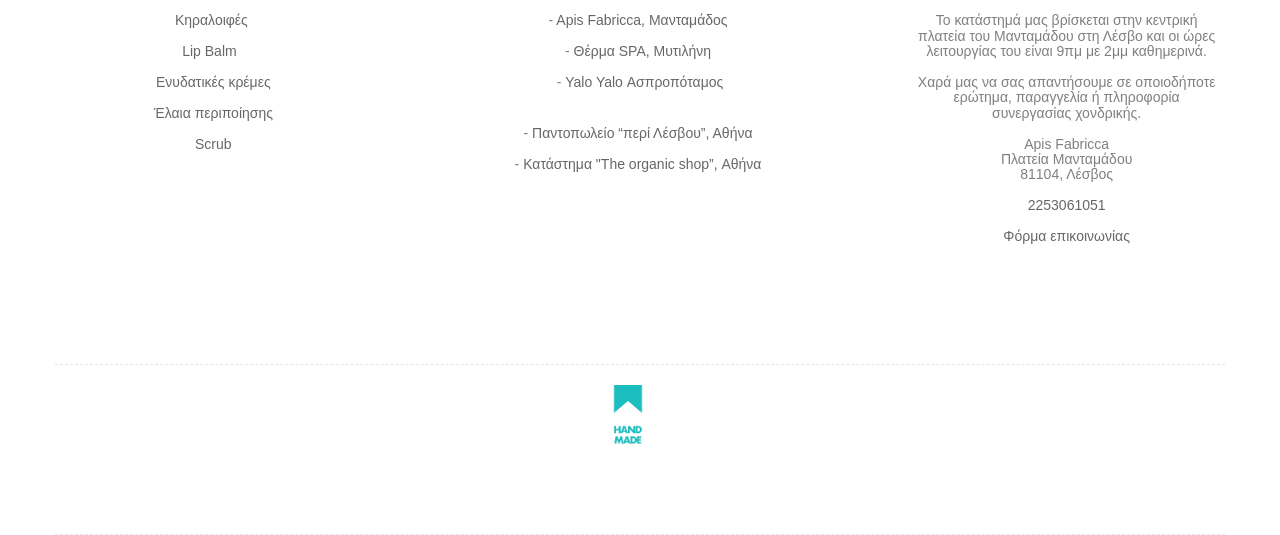
<file: summeredition.html>
<!doctype html>
<html lang="Default">
<head>
    <meta charset="utf-8">
    <meta name="keywords" content="">
    <meta name="description" content="">
    <meta name="viewport" content="width=device-width, initial-scale=1.0, viewport-fit=cover">
    <link rel="shortcut icon" type="image/png" href="favicon.png">
    
	<link rel="stylesheet" type="text/css" href="./css/bootstrap.min.css">
	<link rel="stylesheet" type="text/css" href="style.css">
	<link rel="stylesheet" type="text/css" href="./css/font-awesome.min.css">
	
    
	<script src="./js/jquery-2.1.0.min.js"></script>
	<script src="./js/bootstrap.min.js"></script>
	<script src="./js/blocs.min.js"></script>
    <title>SummerEdition</title>

    
<!-- Google Analytics -->
 <script>
  (function(i,s,o,g,r,a,m){i['GoogleAnalyticsObject']=r;i[r]=i[r]||function(){
  (i[r].q=i[r].q||[]).push(arguments)},i[r].l=1*new Date();a=s.createElement(o),
  m=s.getElementsByTagName(o)[0];a.async=1;a.src=g;m.parentNode.insertBefore(a,m)
  })(window,document,'script','https://www.google-analytics.com/analytics.js','ga');

  ga('create', 'UA-100003004-1', 'auto');
  ga('send', 'pageview');

</script>
<!-- Google Analytics END -->
    
</head>
<body>
<!-- Main container -->
<div class="page-container">
    
<!-- bloc-49 -->
<div class="bloc bgc-white l-bloc" id="bloc-49">
	<div class="container bloc-sm">
		<nav class="navbar row">
			<div class="navbar-header">
				<a class="navbar-brand" href="index.html"><img src="img/apis-logo256.png" alt="logo" width="128" height="66" /></a>
				<button id="nav-toggle" type="button" class="ui-navbar-toggle navbar-toggle" data-toggle="collapse" data-target=".navbar-1">
					<span class="sr-only">Toggle navigation</span><span class="icon-bar"></span><span class="icon-bar"></span><span class="icon-bar"></span>
				</button>
			</div>
			<div class="collapse navbar-collapse navbar-1">
			</div>
		</nav>
	</div>
</div>
<!-- bloc-49 END -->

<!-- bloc-50 -->
<div class="bloc bg-welcome-hero-image1920ΒΚ-cmprssd b-parallax hidden-xs hidden-sm bgc-white l-bloc" id="bloc-50">
	<div class="container bloc-md">
		<div class="row row-no-gutters">
			<div class="col-sm-12">
				<img src="img/apis-logo-textonly.png" class="img-responsive" width="500" />
				<h3 class="mg-md  tc-white">
					<br>Το εργοστάσιο της μέλισσας.<br>Ελληνικά χειροποίητα&nbsp;φυσικά καλλυντικά <br>φτιαγμένα με αγάπη και αγνές πρώτες ύλες <br>από παραδοσιακές συνταγές&nbsp;της Λέσβου.
				</h3>
			</div>
		</div>
	</div>
</div>
<!-- bloc-50 END -->

<!-- bloc-51 -->
<div class="bloc b-parallax full-width-bloc bgc-white bg-welcome-hero-image1920-cmprssd hidden-sm hidden-xs l-bloc" id="bloc-51">
	<div class="container">
		<div class="row">
			<div class="col-sm-12">
				<h1 class="hero-bloc-text  text-right tc-white hidden-sm hidden-xs">
					Η καλοκαιρινή συλλογή μας &nbsp; &nbsp;
				</h1><img src="img/Products-arrow.png" class="img-responsive pull-right" width="200" /><img src="img/Section-UP1.png" class="img-responsive" />
			</div>
		</div>
	</div>
</div>
<!-- bloc-51 END -->

<!-- bloc-52 -->
<div class="bloc tc-outer-space bgc-white" id="bloc-52">
	<div class="container bloc-lg">
		<div class="row">
			<div class="col-sm-12">
				<h2 class="text-center mg-md ">
					Apis Summer Edition 2018
				</h2>
			</div>
		</div>
		<div class="row voffset">
			<div class="col-sm-4">
				<img src="img/SE18-3.png" class="img-responsive" />
				<h3 class="mg-md  text-center">
					Aloe vera&nbsp;after sun gel<br>
				</h3>
				<p>
					Δροσιστικό gel αλόης με καταπραυντική δράση.<br>Προσφέρει άμεση ανακούφιση στο ερεθισμένο δέρμα μετά από εκτεταμένη έκθεση στον ήλιο. Κατάλληλο για πρόσωπο και σώμα, ενισχύοντας την ενυδάτωση και ελαστικότητα του δέρματος. <br> <br>Συστατικά: <br>Gel Aloe Vera<br>Εκχύλισμα αγγουριού<br>Φυτική γλυκερίνη<br>Προβιταμίνη Β5<br>Αρωματικό έλαιο<br>
				</p>
				<p class=" text-right">
					100 ml<br>
				</p>
				<p class=" text-right">
					7,00 €<br>
				</p>
			</div>
			<div class="col-sm-4">
				<img src="img/SE18-2.png" class="img-responsive" />
				<h3 class="mg-md  text-center">
					Αντικουνουπικό
				</h3>
				<p>
					Τα αιθέρια έλαια ευκάλυπτου, βασιλικού, μέντας και φασκόμηλου είναι γνωστά για την εντομοαπωθητική τους δράση. Ήπιο για την επιδερμίδα, κατάλληλο και για παιδιά. <br> <br>Συστατικά: <br>Αμυγδαλέλαιο<br>Ηλιέλαιο<br>Φυτική γλυκερίνη<br>Προβιταμίνη Β5<br>Αιθέρια έλαιο ευκάλυπτου, βασιλικού, μέντας και φασκόμηλου<br>
				</p>
				<p class=" text-right">
					150 ml<br>
				</p>
				<p class=" text-right">
					8,50 €<br>
				</p>
			</div>
			<div class="col-sm-4">
				<img src="img/SE18-1.png" class="img-responsive" />
				<h3 class="mg-md  text-center">
					Λάδι μαυρίσματος&nbsp;SPF-10<br>
				</h3>
				<p>
					Τα καροτέλαιο πλούσιο σε βιταμίνες ενεργοποιεί τη μελαμίνη του σώματος παρέχοντας φυσική προστασία. <br>Το έλαιο αβοκάντο ενισχύει την παραγωγή κολλαγόνου παρέχοντας ήπια αντιηλιακή προστασία ενώ το λάδι καρύδας δίνει στην επιδερμίδα την πλούσια ενυδάτωση που χρειάζεται τους καλοκαιρινούς μήνες.<br><br>Συστατικά: <br>Αμυγδαλέλαιο<br>Καροτέλαιο<br>Ελαιόλαδο<br>Έλαιο αβοκάντο<br>Έλαιο καρύδας<br>Αρωματικό έλαιο καρύδας<br>
				</p>
				<p class=" text-right">
					150 ml
				</p>
				<p class=" text-right">
					8,50 €
				</p>
			</div>
		</div>
	</div>
</div>
<!-- bloc-52 END -->

<!-- ScrollToTop Button -->
<a class="bloc-button btn btn-d scrollToTop" onclick="scrollToTarget('1')"><span class="fa fa-chevron-up"></span></a>
<!-- ScrollToTop Button END-->


<!-- Footer - bloc-53 -->
<div class="bloc hidden-xs hidden-sm full-width-bloc bg-welcome-hero-image1920-cmprssd b-parallax bgc-white l-bloc" id="bloc-53">
	<div class="container">
		<div class="row">
			<div class="col-sm-12">
				<img src="img/Section-UP2.png" class="img-responsive" /><img src="img/Section-DOWN2.png" class="img-responsive" />
			</div>
		</div>
	</div>
</div>
<!-- Footer - bloc-53 END -->

<!-- Footer - bloc-54 -->
<div class="bloc full-width-bloc bgc-white l-bloc" id="bloc-54">
	<div class="container bloc-sm">
		<div class="row row-no-gutters">
			<div class="col-sm-12">
				<img src="img/AP-FlyingBee-section.png" class="pull-right" height="120" />
			</div>
		</div>
	</div>
</div>
<!-- Footer - bloc-54 END -->

<!-- Footer - bloc-55 -->
<div class="bloc bgc-white l-bloc " id="bloc-55">
	<div class="container bloc-sm">
		<div class="row">
			<div class="col-sm-3">
				<h3 class="mg-md ">
					Η ιστορία μας
				</h3>
				<p>
					Στο χωριό Κάπη της Λέσβου, ένα ζευγάρι νέων, ξεκίνησε να ασχολείται με την τέχνη της μελισσοκομίας. Ο Κώστας, μελισσοκόμος δεύτερης γενιάς της οικογένειάς του, και η Νικολέτα, μαθηματικός που την κέρδισε η αγάπη της για το χειροποιείν και τον θαυμαστό κόσμο της μέλισσας, αποφάσισαν να δημιουργήσουν και να προσφέρουν προϊόντα φτιαγμένα με αγάπη και μεράκι από τους θησαυρούς της φύσης.
				</p>
			</div>
			<div class="col-sm-3">
				<h3 class="mg-md ">
					Η φιλοσοφία μας
				</h3>
				<p>
					Εμπνευσμένοι από συνταγές που βγήκαν απ' το σεντούκι της γιαγιάς, σε συνδυασμό με την επιστημονική γνώση της κοσμετολογίας, δημιουργήσαμε προϊόντα 100% φυσικών συστατικών. Αρχικά γιατί θέλαμε οι ίδιοι, και οι οικογένειές μας, να χρησιμοποιούμε για τις ανάγκες μας φυσικά προϊόντα χωρίς προσθήκη parabens και αντιβιοτικών αλλά και γιατί θέλαμε να γίνει γνωστό στον κόσμο, πως ο πλούτος της φύσης είναι αστείρευτος και αποτελεί την καλύτερη τροφή για την επιδερμίδα μας.
				</p>
			</div>
			<div class="col-sm-3">
				<h3 class="mg-md ">
					Οι προδιαγραφές μας
				</h3>
				<p>
					Μέλι, κερί, πρόπολη, γύρη και βιολογικό ελαιόλαδο είναι μερικά από τα προϊόντα που ήδη παράγουμε. Έχοντας την άριστη πρώτη ύλη των μελισσιών και της γης μας, αλλά και τις πιστοποιημένες πρώτες ύλες των προμηθευτών μας, δημιουργήσαμε προϊόντα εγγυημένης ποιότητας.&nbsp;Η παρασκευή τους μας γίνεται σύμφωνα με τις οδηγίες της ευρωπαϊκής νομοθεσίας, έχοντας πραγματοποιηθεί όλοι οι απαραίτητοι εργαστηριακοί έλεγχοι ενώ όλες οι φόρμουλες μας έχουν γνωστοποιηθεί στο ευρωπαϊκό σύστημα καταχώρησης καλλυντικών CPNP.<br>
				</p>
			</div>
			<div class="col-sm-3">
				<h3 class="mg-md ">
					Οι εγκαταστάσεις μας
				</h3>
				<p>
					Μανταμάδος και Κάπη, στα εύφορα Βόρειοανατολικά τμήματα του νησιού μας, ακριβώς εκεί που το πράσινο της φύσης δένεται αρμονικά με το μπλέ της θάλασσας και δημιουργεί εξαιρετικές συνθήκες για την παραγωγή των πρώτων υλών μας. <br>
				</p>
			</div>
		</div>
	</div>
</div>
<!-- Footer - bloc-55 END -->

<!-- Bloc Group -->
<div class='bloc-group'>

<!-- Footer - bloc-56 -->
<div class="bloc bloc-tile-3 bgc-white l-bloc" id="bloc-56">
	<div class="container bloc-lg">
		<div class="row">
			<div class="col-sm-12">
				<h3 class="mg-md  text-center">
					Το προϊόντα μας
				</h3>
				<h5 class="mg-md  text-center text-w-md">
					<a href="κηραλοιφες.html">Κηραλοιφές</a>&nbsp;<br> <br><a href="lipbalm.html">Lip Balm &nbsp; <br></a><br> <a href="ενυδατικες.html">Ενυδατικές κρέμες <br></a><br> <a href="ελαια.html">Έλαια περιποίησης <br></a><br><a href="scrub.html">Scrub</a> <br>
				</h5>
			</div>
		</div>
	</div>
</div>
<!-- Footer - bloc-56 END -->

<!-- Footer - bloc-57 -->
<div class="bloc bloc-tile-3 bgc-white l-bloc" id="bloc-57">
	<div class="container bloc-lg">
		<div class="row">
			<div class="col-sm-12">
				<h3 class="mg-md  text-center">
					Σημεία πώλησης
				</h3>
				<h5 class="mg-md  text-center text-w-md">
					-&nbsp;<a href="http://www.apisfabricca.gr/">Apis Fabricca, Μανταμάδος</a>&nbsp;<br> <br>-&nbsp;<a href="http://thermaspalesvos.com">Θέρμα SPA, Μυτιλήνη</a>&nbsp; <br> <br>-&nbsp;<a href="https://www.facebook.com/yaloyalo15/">Yalo Yalo Ασπροπόταμος</a><br><br>
				</h5>
				<h5 class="mg-md  text-center text-w-md">
					-&nbsp;<a href="https://www.facebook.com/περί-Λέσβου-Παντοπωλείο-191873024182260/">Παντοπωλείο “περί Λέσβου”, Αθήνα</a>&nbsp;<br> <br>-&nbsp;<a href="https://www.theorganicshop.gr">Κατάστημα "The organic shop”, Αθήνα</a>&nbsp; <br><br>
				</h5>
			</div>
		</div>
	</div>
</div>
<!-- Footer - bloc-57 END -->

<!-- Footer - bloc-58 -->
<div class="bloc bloc-tile-3 bgc-white l-bloc" id="bloc-58">
	<div class="container bloc-lg">
		<div class="row">
			<div class="col-sm-12">
				<h3 class="mg-md  text-center">
					<a href="επικοινωνια.html">Επικοινωνία</a><br>
				</h3>
				<h5 class="mg-md  text-center text-w-md">
					Το κατάστημά μας βρίσκεται στην κεντρική πλατεία του Μανταμάδου στη Λέσβο και οι ώρες λειτουργίας του είναι 9πμ με 2μμ καθημερινά. <br> <br>Χαρά μας να σας απαντήσουμε σε οποιοδήποτε ερώτημα, παραγγελία ή πληροφορία συνεργασίας χονδρικής.<br> <br>Apis Fabricca <br>Πλατεία Μανταμάδου<br>81104, Λέσβος <br> <br><a href="tel:2253061051">2253061051 <br></a> <br><a href="επικοινωνια.html">Φόρμα επικοινωνίας</a><br>
				</h5>
			</div>
		</div>
	</div>
</div>
<!-- Footer - bloc-58 END -->
</div>
<!-- Bloc Group END -->

<!-- Footer - bloc-59 -->
<div class="bloc bgc-white build-with-blocs-bloc d-bloc" id="bloc-59">
	<div class="container bloc-sm b-divider-dashed">
		<div class="row bgc-white">
			<div class="col-sm-12 text-center">
				<a href="https://www.madamadi.gr/" target="_blank"><img src="img/FOOTER-MADEWITHLOVE.png" class="center-block mg-sm" height="60" /></a>
				<h6 class="mg-md  tc-tiffany-blue text-center">
					<br>
				</h6>
				<p class="text-center">
					<br>
				</p>
			</div>
		</div>
	</div>
</div>
<!-- Footer - bloc-59 END -->

</div>
<!-- Main container END -->
    


<!-- Preloader -->
<div id="page-loading-blocs-notifaction"></div>
<!-- Preloader END -->

</body>
</html>
</file>
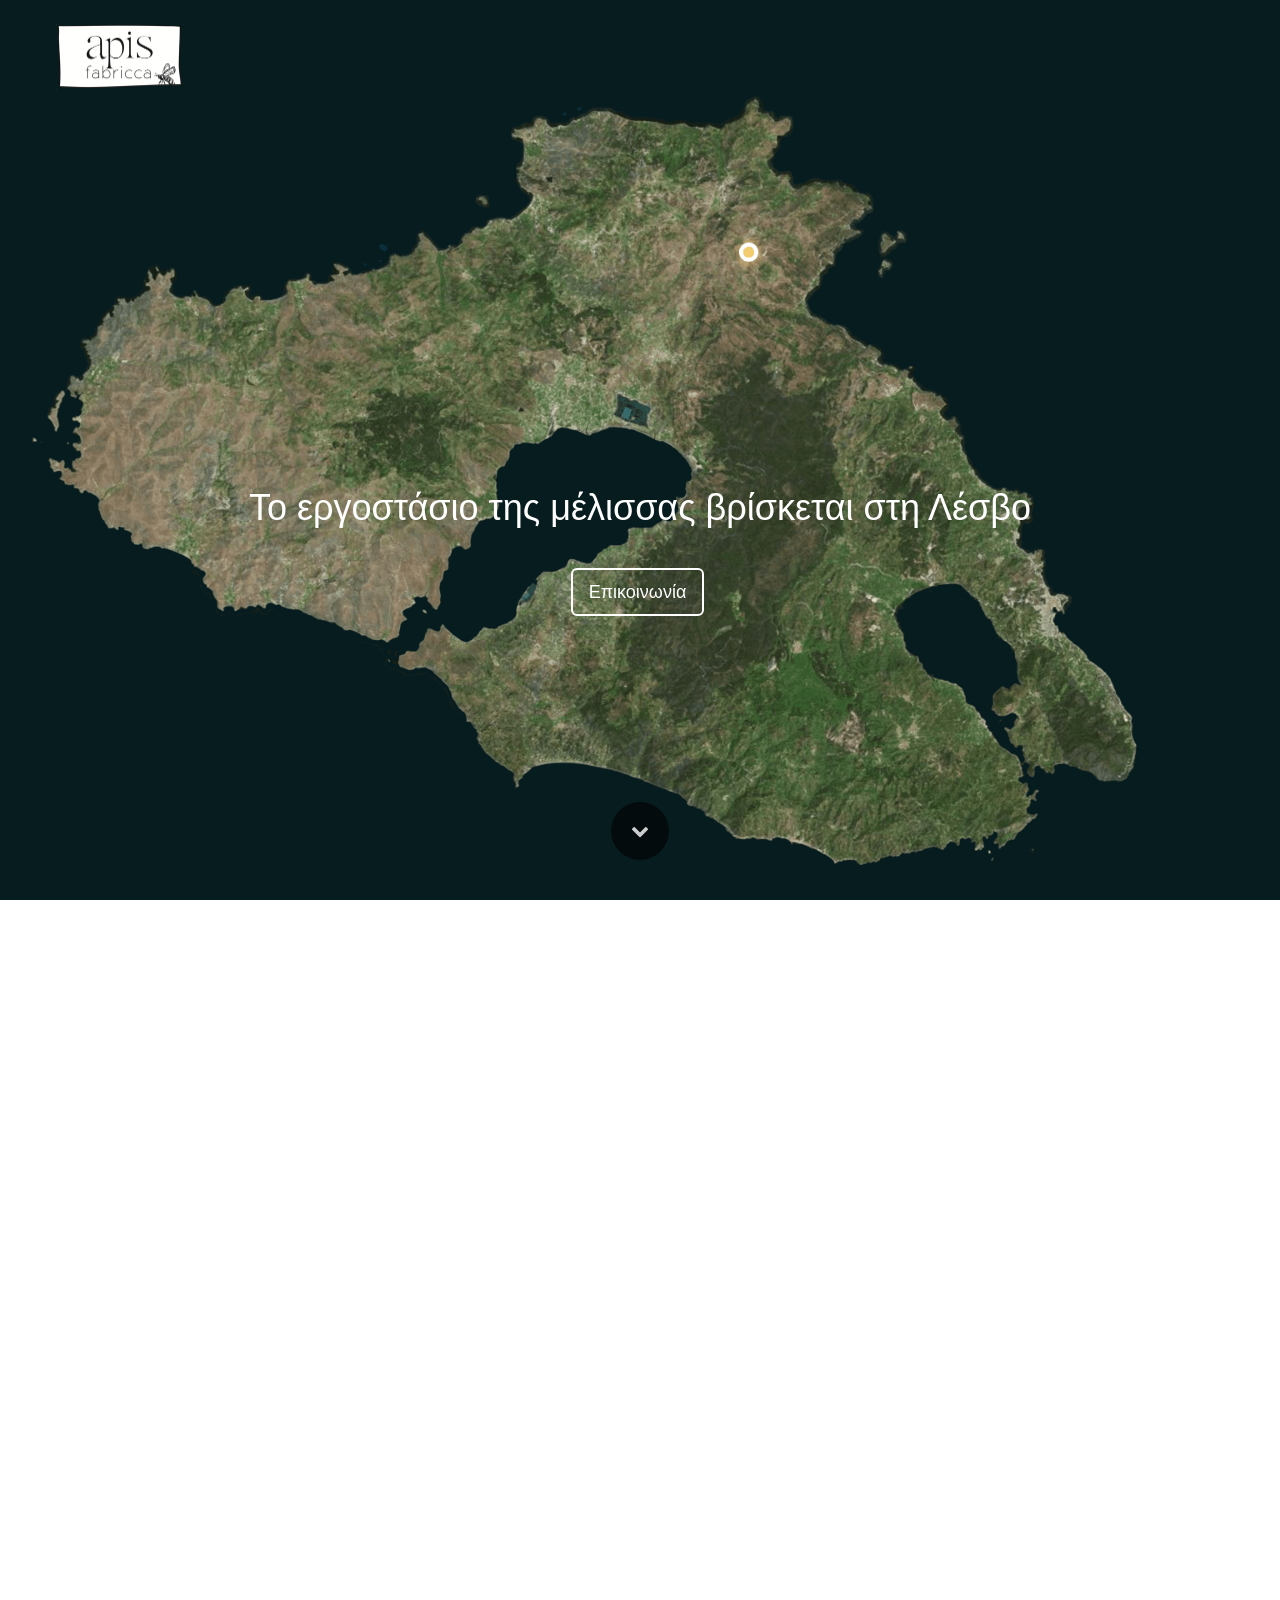
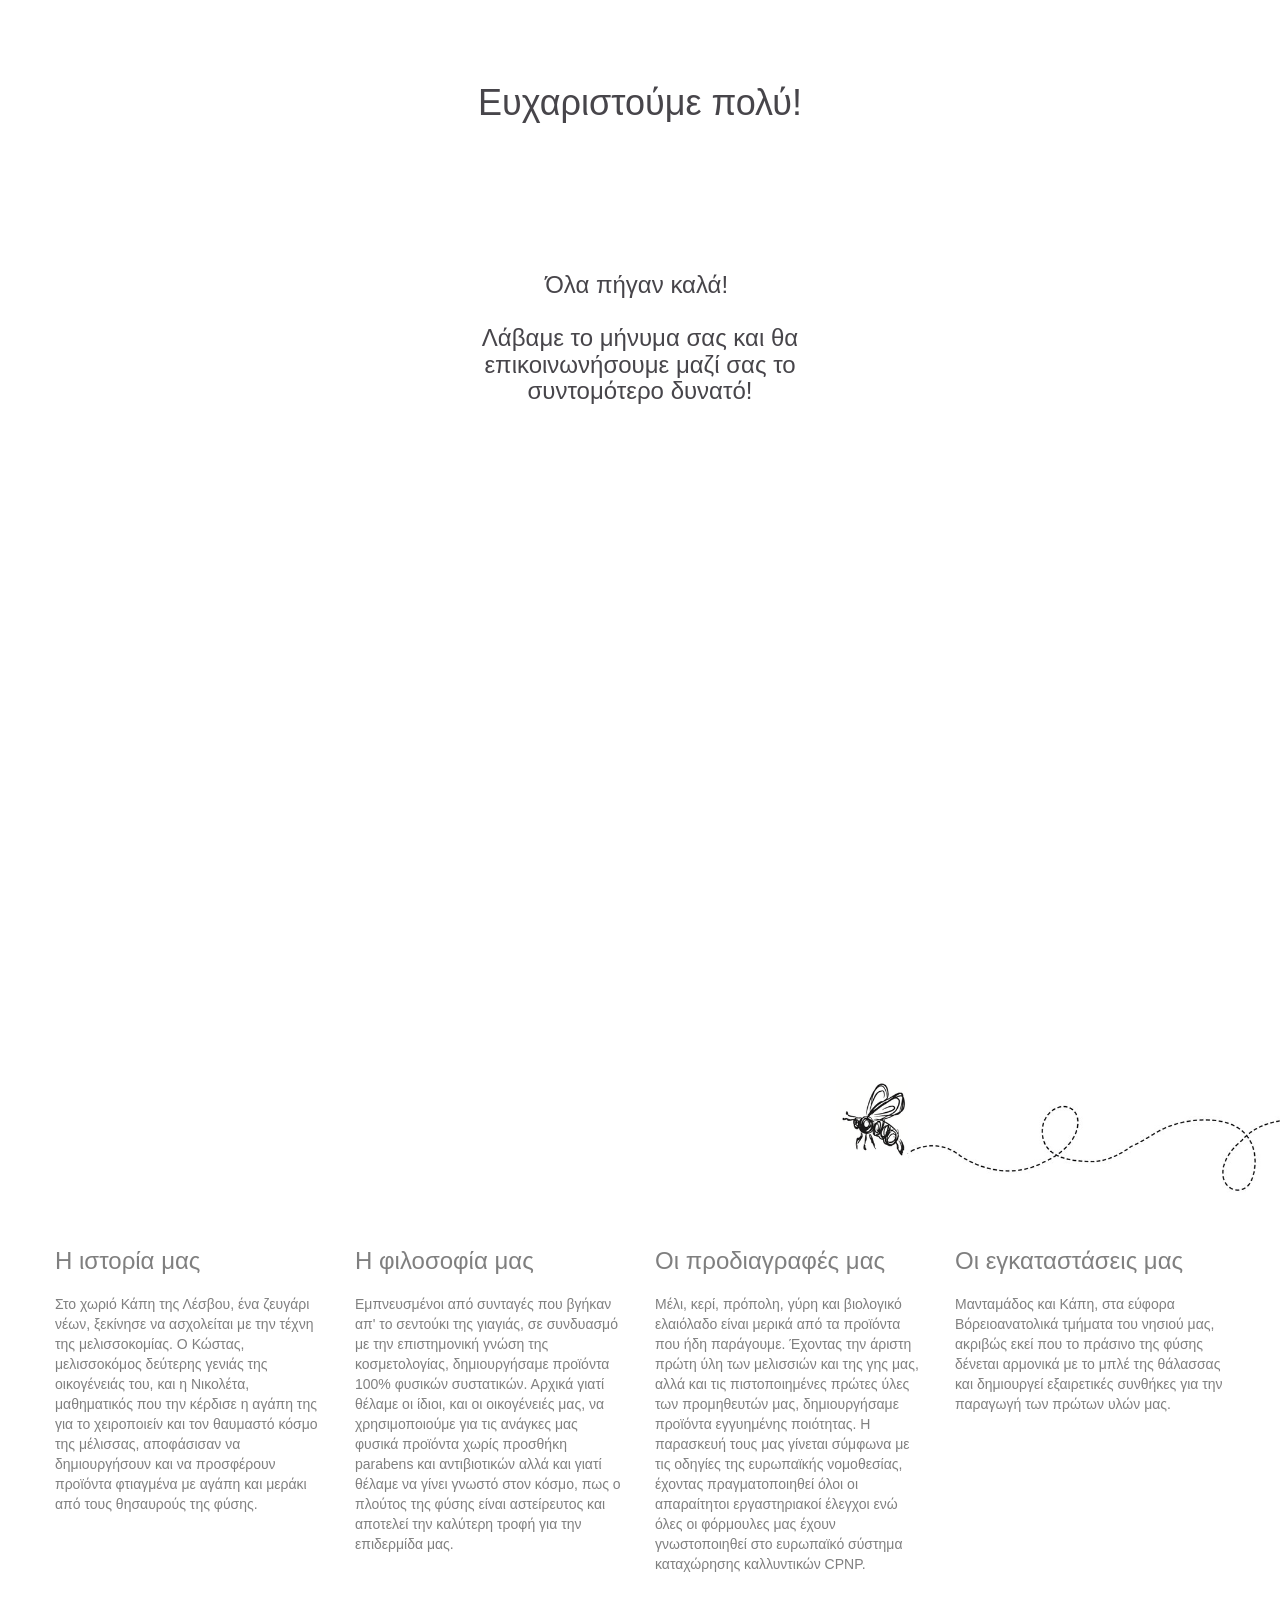
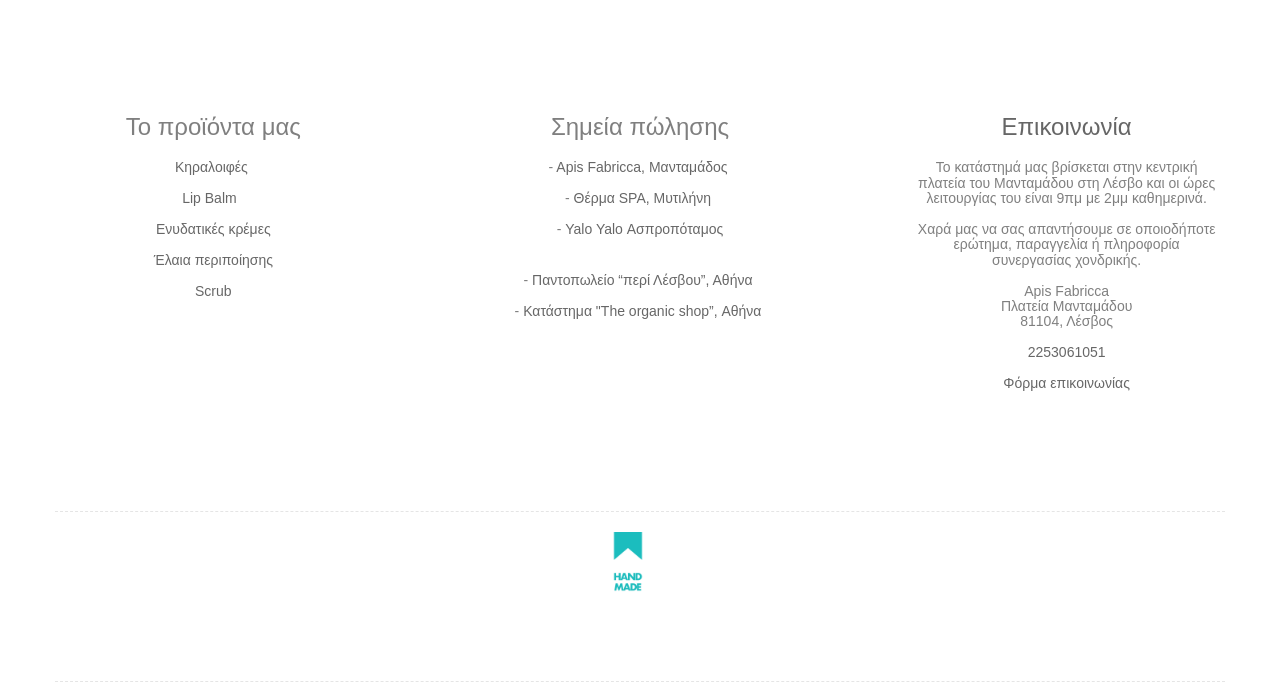
<file: thanks.html>
<!doctype html>
<html lang="Default">
<head>
    <meta charset="utf-8">
    <meta name="keywords" content="">
    <meta name="description" content="">
    <meta name="viewport" content="width=device-width, initial-scale=1.0, viewport-fit=cover, user-scalable=no">
    <link rel="shortcut icon" type="image/png" href="favicon.png">
    
	<link rel="stylesheet" type="text/css" href="./css/bootstrap.min.css">
	<link rel="stylesheet" type="text/css" href="style.css">
	<link rel="stylesheet" type="text/css" href="./css/font-awesome.min.css">
	
    
	<script src="./js/jquery-2.1.0.min.js"></script>
	<script src="./js/bootstrap.min.js"></script>
	<script src="./js/blocs.min.js"></script>
    <title>THANKS</title>

    
<!-- Google Analytics -->
 <script>
  (function(i,s,o,g,r,a,m){i['GoogleAnalyticsObject']=r;i[r]=i[r]||function(){
  (i[r].q=i[r].q||[]).push(arguments)},i[r].l=1*new Date();a=s.createElement(o),
  m=s.getElementsByTagName(o)[0];a.async=1;a.src=g;m.parentNode.insertBefore(a,m)
  })(window,document,'script','https://www.google-analytics.com/analytics.js','ga');

  ga('create', 'UA-100003004-1', 'auto');
  ga('send', 'pageview');

</script>
<!-- Google Analytics END -->
    
</head>
<body>
<!-- Main container -->
<div class="page-container">
    
<!-- bloc-44 -->
<div class="bloc bloc-fill-screen b-parallax bg-APIS-CONTACT-MAP-1920 bgc-white l-bloc" id="bloc-44">
	<div class="container fill-bloc-top-edge">
		<nav class="navbar row">
			<div class="navbar-header">
				<a class="navbar-brand" href="index.html"><img src="img/apis-logo256.png" alt="apis fabricca logo" width="128" height="66" /></a>
				<button id="nav-toggle" type="button" class="ui-navbar-toggle navbar-toggle" data-toggle="collapse" data-target=".navbar-1">
					<span class="sr-only">Toggle navigation</span><span class="icon-bar"></span><span class="icon-bar"></span><span class="icon-bar"></span>
				</button>
			</div>
			<div class="collapse navbar-collapse navbar-1 special-dropdown-nav">
			</div>
		</nav>
	</div>
	<div class="container">
		<div class="row">
			<div class="col-sm-12">
				<h1 class="text-center hero-bloc-text">
					<br>
				</h1>
				<h3 class="text-center mg-lg hero-bloc-text-sub  tc-white">
					<br> <br> <br>Το εργοστάσιο της μέλισσας βρίσκεται στη Λέσβο
				</h3>
				<div class="text-center">
					<a class="btn-wire btn wire-btn-white btn-lg hidden-sm hidden-xs" onclick="scrollToTarget('#bloc-22')">Επικοινωνία</a>
				</div>
				<div class="text-center">
					<a class="btn-wire btn wire-btn-white btn-lg hidden-lg hidden-md" onclick="scrollToTarget('#bloc-24')">Επικοινωνία</a>
				</div>
			</div>
		</div>
	</div>
	<div class="container fill-bloc-bottom-edge">
		<div class="row">
			<div class="col-sm-12">
				<a id="scroll-hero" class="blocs-hero-btn-dwn" href="#"><span class="fa fa-chevron-down"></span></a>
			</div>
		</div>
	</div>
</div>
<!-- bloc-44 END -->

<!-- bloc-45 -->
<div class="bloc b-parallax hidden-xs hidden-sm bgc-white bg-APIS-CONTACT-BW-MAP-1920 l-bloc" id="bloc-45">
	<div class="container bloc-md">
		<div class="row row-no-gutters">
			<div class="col-sm-12">
				<img src="img/apis-logo-textonly.png" class="img-responsive" width="500" />
				<h3 class="mg-md  tc-white">
					<br>Το εργοστάσιο της μέλισσας.<br>Ελληνικά χειροποίητα&nbsp;φυσικά καλλυντικά <br>φτιαγμένα με αγάπη και αγνές πρώτες ύλες <br>από παραδοσιακές συνταγές&nbsp;της Λέσβου.
				</h3>
			</div>
		</div>
	</div>
</div>
<!-- bloc-45 END -->

<!-- bloc-46 -->
<div class="bloc b-parallax full-width-bloc hidden-sm hidden-xs bgc-white bg-APIS-CONTACT-MAP-1920 l-bloc" id="bloc-46">
	<div class="container">
		<div class="row">
			<div class="col-sm-12">
				<h1 class="hero-bloc-text  text-right hidden-sm hidden-xs tc-white">
					Επικοινωνία &nbsp; &nbsp;
				</h1><img src="img/Products-arrow.png" class="img-responsive pull-right" width="200" /><img src="img/Section-UP1.png" class="img-responsive" />
			</div>
		</div>
	</div>
</div>
<!-- bloc-46 END -->

<!-- bloc-47 -->
<div class="bloc bgc-white l-bloc" id="bloc-47">
	<div class="container bloc-sm">
		<div class="row">
			<div class="col-sm-12">
				<h1 class="mg-md  tc-outer-space text-center">
					Ευχαριστούμε πολύ!
				</h1>
			</div>
		</div>
	</div>
</div>
<!-- bloc-47 END -->

<!-- bloc-48 -->
<div class="bloc l-bloc bgc-white" id="bloc-48">
	<div class="container bloc-lg">
		<div class="row">
			<div class="col-sm-4">
				<div class="row">
					<div class="col-sm-12">
					</div>
				</div>
			</div>
			<div class="col-sm-4">
				<h3 class="mg-md  text-center tc-outer-space">
					Όλα πήγαν καλά!&nbsp;<br> <br>Λάβαμε το μήνυμα σας και θα επικοινωνήσουμε μαζί σας το συντομότερο δυνατό!
				</h3>
			</div>
			<div class="col-sm-4">
			</div>
		</div>
	</div>
</div>
<!-- bloc-48 END -->

<!-- ScrollToTop Button -->
<a class="bloc-button btn btn-d scrollToTop" onclick="scrollToTarget('1')"><span class="fa fa-chevron-up"></span></a>
<!-- ScrollToTop Button END-->


<!-- Footer - bloc-53 -->
<div class="bloc hidden-xs hidden-sm full-width-bloc bg-welcome-hero-image1920-cmprssd b-parallax bgc-white l-bloc" id="bloc-53">
	<div class="container">
		<div class="row">
			<div class="col-sm-12">
				<img src="img/Section-UP2.png" class="img-responsive" /><img src="img/Section-DOWN2.png" class="img-responsive" />
			</div>
		</div>
	</div>
</div>
<!-- Footer - bloc-53 END -->

<!-- Footer - bloc-54 -->
<div class="bloc full-width-bloc bgc-white l-bloc" id="bloc-54">
	<div class="container bloc-sm">
		<div class="row row-no-gutters">
			<div class="col-sm-12">
				<img src="img/AP-FlyingBee-section.png" class="pull-right" height="120" />
			</div>
		</div>
	</div>
</div>
<!-- Footer - bloc-54 END -->

<!-- Footer - bloc-55 -->
<div class="bloc bgc-white l-bloc " id="bloc-55">
	<div class="container bloc-sm">
		<div class="row">
			<div class="col-sm-3">
				<h3 class="mg-md ">
					Η ιστορία μας
				</h3>
				<p>
					Στο χωριό Κάπη της Λέσβου, ένα ζευγάρι νέων, ξεκίνησε να ασχολείται με την τέχνη της μελισσοκομίας. Ο Κώστας, μελισσοκόμος δεύτερης γενιάς της οικογένειάς του, και η Νικολέτα, μαθηματικός που την κέρδισε η αγάπη της για το χειροποιείν και τον θαυμαστό κόσμο της μέλισσας, αποφάσισαν να δημιουργήσουν και να προσφέρουν προϊόντα φτιαγμένα με αγάπη και μεράκι από τους θησαυρούς της φύσης.
				</p>
			</div>
			<div class="col-sm-3">
				<h3 class="mg-md ">
					Η φιλοσοφία μας
				</h3>
				<p>
					Εμπνευσμένοι από συνταγές που βγήκαν απ' το σεντούκι της γιαγιάς, σε συνδυασμό με την επιστημονική γνώση της κοσμετολογίας, δημιουργήσαμε προϊόντα 100% φυσικών συστατικών. Αρχικά γιατί θέλαμε οι ίδιοι, και οι οικογένειές μας, να χρησιμοποιούμε για τις ανάγκες μας φυσικά προϊόντα χωρίς προσθήκη parabens και αντιβιοτικών αλλά και γιατί θέλαμε να γίνει γνωστό στον κόσμο, πως ο πλούτος της φύσης είναι αστείρευτος και αποτελεί την καλύτερη τροφή για την επιδερμίδα μας.
				</p>
			</div>
			<div class="col-sm-3">
				<h3 class="mg-md ">
					Οι προδιαγραφές μας
				</h3>
				<p>
					Μέλι, κερί, πρόπολη, γύρη και βιολογικό ελαιόλαδο είναι μερικά από τα προϊόντα που ήδη παράγουμε. Έχοντας την άριστη πρώτη ύλη των μελισσιών και της γης μας, αλλά και τις πιστοποιημένες πρώτες ύλες των προμηθευτών μας, δημιουργήσαμε προϊόντα εγγυημένης ποιότητας.&nbsp;Η παρασκευή τους μας γίνεται σύμφωνα με τις οδηγίες της ευρωπαϊκής νομοθεσίας, έχοντας πραγματοποιηθεί όλοι οι απαραίτητοι εργαστηριακοί έλεγχοι ενώ όλες οι φόρμουλες μας έχουν γνωστοποιηθεί στο ευρωπαϊκό σύστημα καταχώρησης καλλυντικών CPNP.<br>
				</p>
			</div>
			<div class="col-sm-3">
				<h3 class="mg-md ">
					Οι εγκαταστάσεις μας
				</h3>
				<p>
					Μανταμάδος και Κάπη, στα εύφορα Βόρειοανατολικά τμήματα του νησιού μας, ακριβώς εκεί που το πράσινο της φύσης δένεται αρμονικά με το μπλέ της θάλασσας και δημιουργεί εξαιρετικές συνθήκες για την παραγωγή των πρώτων υλών μας. <br>
				</p>
			</div>
		</div>
	</div>
</div>
<!-- Footer - bloc-55 END -->

<!-- Bloc Group -->
<div class='bloc-group'>

<!-- Footer - bloc-56 -->
<div class="bloc bloc-tile-3 bgc-white l-bloc" id="bloc-56">
	<div class="container bloc-lg">
		<div class="row">
			<div class="col-sm-12">
				<h3 class="mg-md  text-center">
					Το προϊόντα μας
				</h3>
				<h5 class="mg-md  text-center text-w-md">
					<a href="κηραλοιφες.html">Κηραλοιφές</a>&nbsp;<br> <br><a href="lipbalm.html">Lip Balm &nbsp; <br></a><br> <a href="ενυδατικες.html">Ενυδατικές κρέμες <br></a><br> <a href="ελαια.html">Έλαια περιποίησης <br></a><br><a href="scrub.html">Scrub</a> <br>
				</h5>
			</div>
		</div>
	</div>
</div>
<!-- Footer - bloc-56 END -->

<!-- Footer - bloc-57 -->
<div class="bloc bloc-tile-3 bgc-white l-bloc" id="bloc-57">
	<div class="container bloc-lg">
		<div class="row">
			<div class="col-sm-12">
				<h3 class="mg-md  text-center">
					Σημεία πώλησης
				</h3>
				<h5 class="mg-md  text-center text-w-md">
					-&nbsp;<a href="http://www.apisfabricca.gr/">Apis Fabricca, Μανταμάδος</a>&nbsp;<br> <br>-&nbsp;<a href="http://thermaspalesvos.com">Θέρμα SPA, Μυτιλήνη</a>&nbsp; <br> <br>-&nbsp;<a href="https://www.facebook.com/yaloyalo15/">Yalo Yalo Ασπροπόταμος</a><br><br>
				</h5>
				<h5 class="mg-md  text-center text-w-md">
					-&nbsp;<a href="https://www.facebook.com/περί-Λέσβου-Παντοπωλείο-191873024182260/">Παντοπωλείο “περί Λέσβου”, Αθήνα</a>&nbsp;<br> <br>-&nbsp;<a href="https://www.theorganicshop.gr">Κατάστημα "The organic shop”, Αθήνα</a>&nbsp; <br><br>
				</h5>
			</div>
		</div>
	</div>
</div>
<!-- Footer - bloc-57 END -->

<!-- Footer - bloc-58 -->
<div class="bloc bloc-tile-3 bgc-white l-bloc" id="bloc-58">
	<div class="container bloc-lg">
		<div class="row">
			<div class="col-sm-12">
				<h3 class="mg-md  text-center">
					<a href="επικοινωνια.html">Επικοινωνία</a><br>
				</h3>
				<h5 class="mg-md  text-center text-w-md">
					Το κατάστημά μας βρίσκεται στην κεντρική πλατεία του Μανταμάδου στη Λέσβο και οι ώρες λειτουργίας του είναι 9πμ με 2μμ καθημερινά. <br> <br>Χαρά μας να σας απαντήσουμε σε οποιοδήποτε ερώτημα, παραγγελία ή πληροφορία συνεργασίας χονδρικής.<br> <br>Apis Fabricca <br>Πλατεία Μανταμάδου<br>81104, Λέσβος <br> <br><a href="tel:2253061051">2253061051 <br></a> <br><a href="επικοινωνια.html">Φόρμα επικοινωνίας</a><br>
				</h5>
			</div>
		</div>
	</div>
</div>
<!-- Footer - bloc-58 END -->
</div>
<!-- Bloc Group END -->

<!-- Footer - bloc-59 -->
<div class="bloc bgc-white build-with-blocs-bloc d-bloc" id="bloc-59">
	<div class="container bloc-sm b-divider-dashed">
		<div class="row bgc-white">
			<div class="col-sm-12 text-center">
				<a href="https://www.madamadi.gr/" target="_blank"><img src="img/FOOTER-MADEWITHLOVE.png" class="center-block mg-sm" height="60" /></a>
				<h6 class="mg-md  tc-tiffany-blue text-center">
					<br>
				</h6>
				<p class="text-center">
					<br>
				</p>
			</div>
		</div>
	</div>
</div>
<!-- Footer - bloc-59 END -->

</div>
<!-- Main container END -->
    


<!-- Preloader -->
<div id="page-loading-blocs-notifaction"></div>
<!-- Preloader END -->

</body>
</html>
</file>
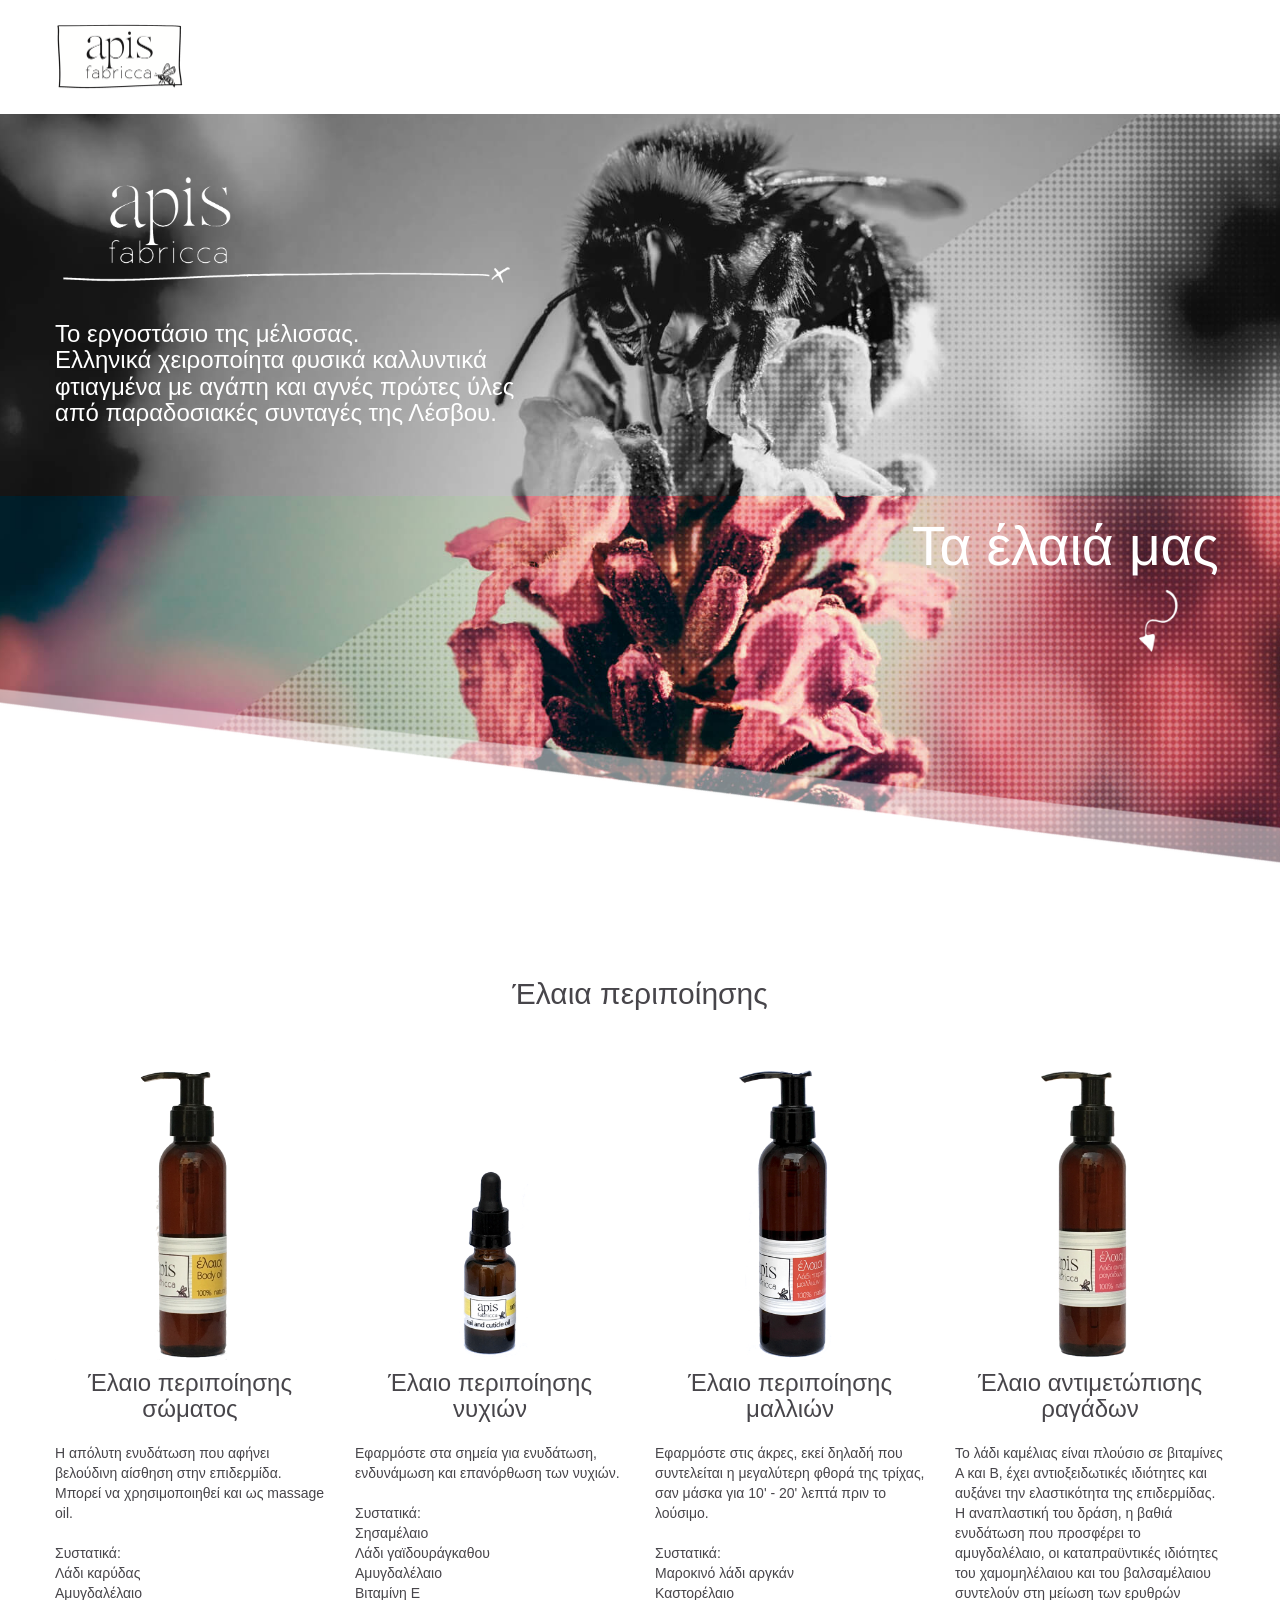
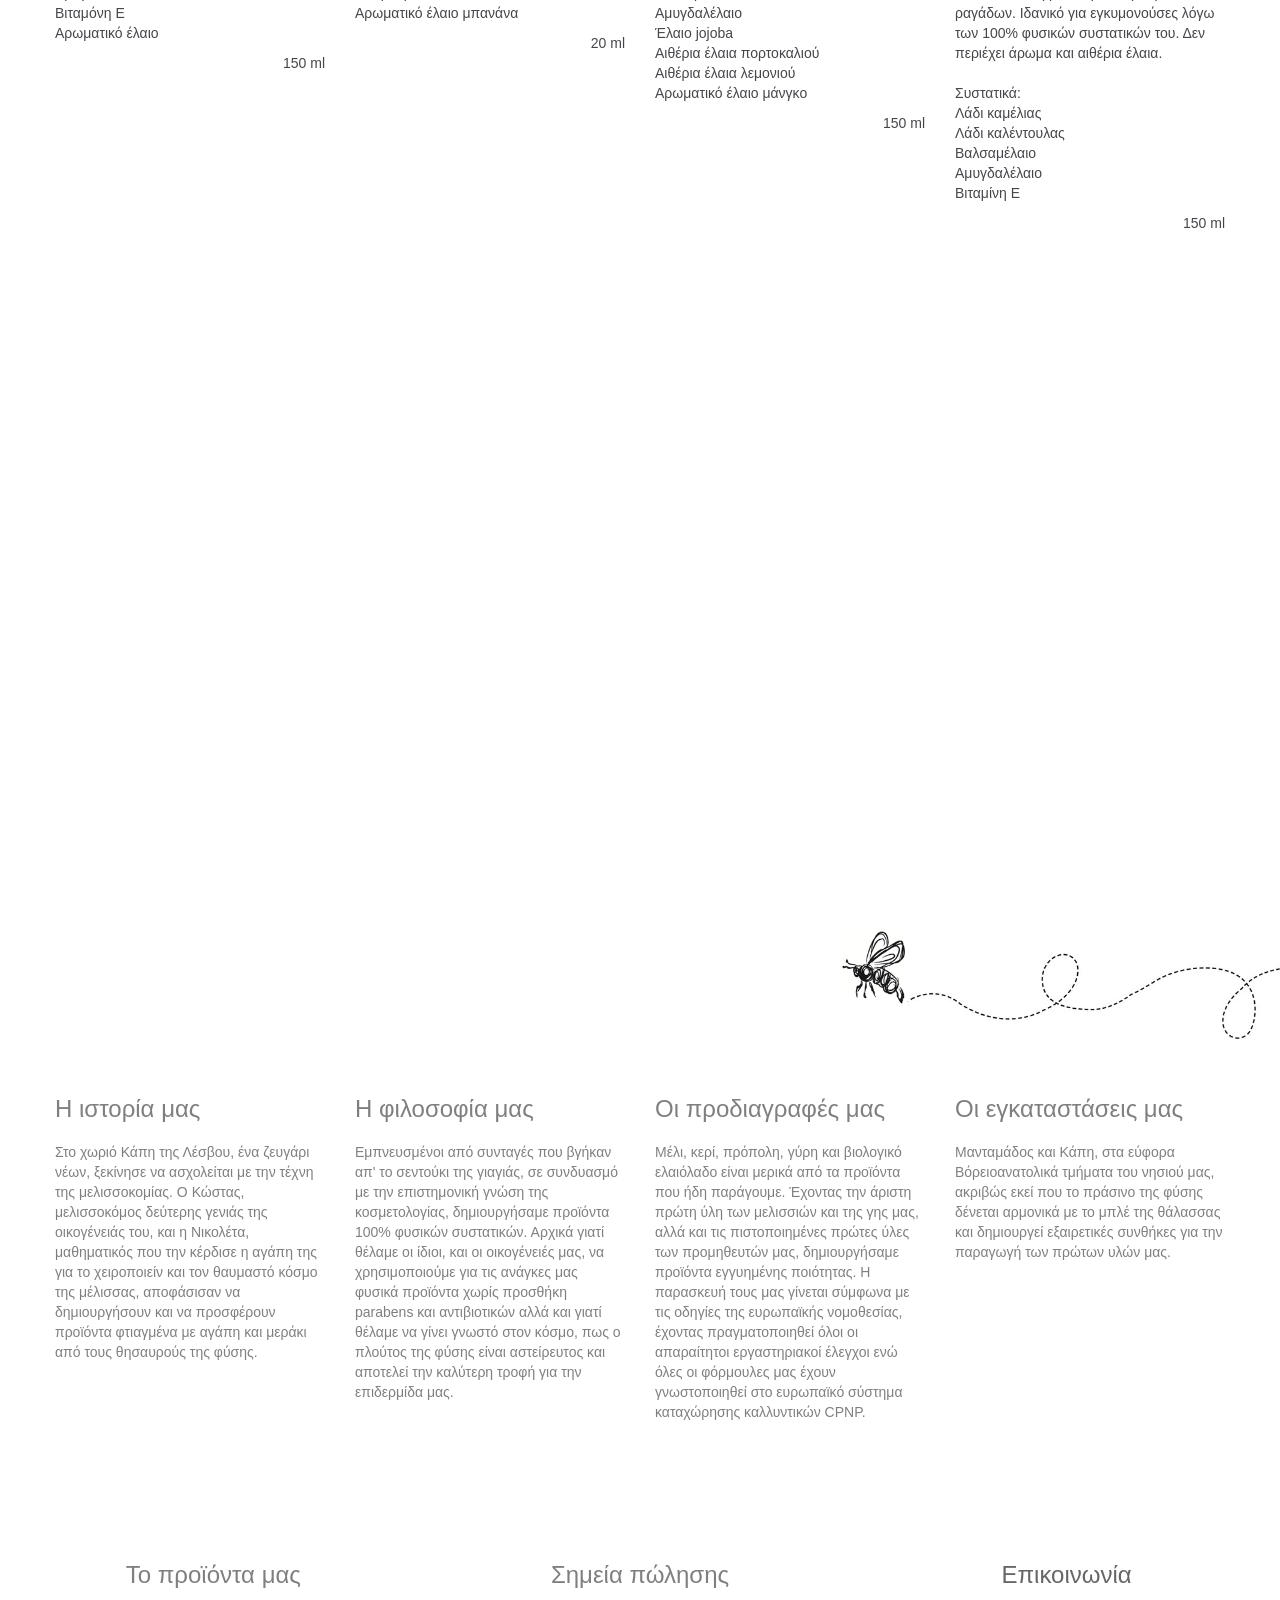
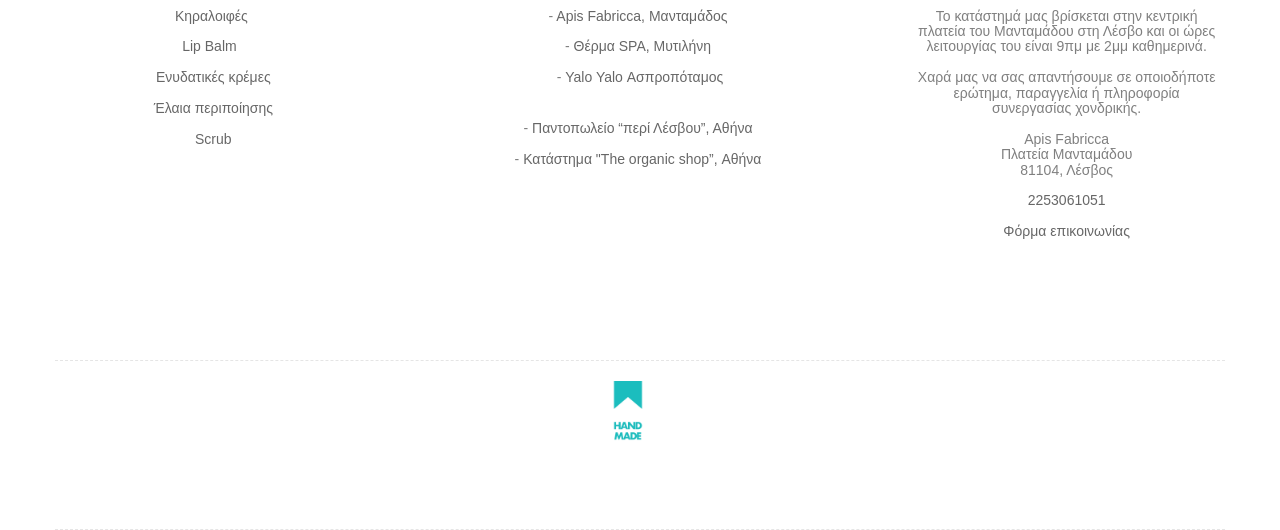
<file: ελαια.html>
<!doctype html>
<html lang="Default">
<head>
    <meta charset="utf-8">
    <meta name="keywords" content="">
    <meta name="description" content="">
    <meta name="viewport" content="width=device-width, initial-scale=1.0, viewport-fit=cover, user-scalable=no">
    <link rel="shortcut icon" type="image/png" href="favicon.png">
    
	<link rel="stylesheet" type="text/css" href="./css/bootstrap.min.css">
	<link rel="stylesheet" type="text/css" href="style.css">
	<link rel="stylesheet" type="text/css" href="./css/font-awesome.min.css">
	
    
	<script src="./js/jquery-2.1.0.min.js"></script>
	<script src="./js/bootstrap.min.js"></script>
	<script src="./js/blocs.min.js"></script>
	<script src="./js/jquery.touchSwipe.min.js" defer></script>
    <title>ΕΛΑΙΑ</title>

    
<!-- Google Analytics -->
 <script>
  (function(i,s,o,g,r,a,m){i['GoogleAnalyticsObject']=r;i[r]=i[r]||function(){
  (i[r].q=i[r].q||[]).push(arguments)},i[r].l=1*new Date();a=s.createElement(o),
  m=s.getElementsByTagName(o)[0];a.async=1;a.src=g;m.parentNode.insertBefore(a,m)
  })(window,document,'script','https://www.google-analytics.com/analytics.js','ga');

  ga('create', 'UA-100003004-1', 'auto');
  ga('send', 'pageview');

</script>
<!-- Google Analytics END -->
    
</head>
<body>
<!-- Main container -->
<div class="page-container">
    
<!-- bloc-36 -->
<div class="bloc bgc-white l-bloc" id="bloc-36">
	<div class="container bloc-sm">
		<nav class="navbar row">
			<div class="navbar-header">
				<a class="navbar-brand" href="index.html"><img src="img/apis-logo256.png" alt="logo" width="128" height="66" /></a>
				<button id="nav-toggle" type="button" class="ui-navbar-toggle navbar-toggle" data-toggle="collapse" data-target=".navbar-1">
					<span class="sr-only">Toggle navigation</span><span class="icon-bar"></span><span class="icon-bar"></span><span class="icon-bar"></span>
				</button>
			</div>
			<div class="collapse navbar-collapse navbar-1">
			</div>
		</nav>
	</div>
</div>
<!-- bloc-36 END -->

<!-- bloc-37 -->
<div class="bloc bg-welcome-hero-image1920ΒΚ-cmprssd b-parallax hidden-xs hidden-sm bgc-white l-bloc" id="bloc-37">
	<div class="container bloc-md">
		<div class="row row-no-gutters">
			<div class="col-sm-12">
				<img src="img/apis-logo-textonly.png" class="img-responsive" width="500" />
				<h3 class="mg-md  tc-white">
					<br>Το εργοστάσιο της μέλισσας.<br>Ελληνικά χειροποίητα&nbsp;φυσικά καλλυντικά <br>φτιαγμένα με αγάπη και αγνές πρώτες ύλες <br>από παραδοσιακές συνταγές&nbsp;της Λέσβου.
				</h3>
			</div>
		</div>
	</div>
</div>
<!-- bloc-37 END -->

<!-- bloc-38 -->
<div class="bloc b-parallax full-width-bloc bgc-white bg-welcome-hero-image1920-cmprssd hidden-sm hidden-xs l-bloc" id="bloc-38">
	<div class="container">
		<div class="row">
			<div class="col-sm-12">
				<h1 class="hero-bloc-text  text-right tc-white hidden-sm hidden-xs">
					Τα έλαιά μας &nbsp; &nbsp;
				</h1><img src="img/Products-arrow.png" class="img-responsive pull-right" width="200" /><img src="img/Section-UP1.png" class="img-responsive" />
			</div>
		</div>
	</div>
</div>
<!-- bloc-38 END -->

<!-- bloc-39 -->
<div class="bloc tc-outer-space bgc-white" id="bloc-39">
	<div class="container bloc-lg">
		<div class="row">
			<div class="col-sm-12">
				<h2 class="text-center mg-md ">
					Έλαια περιποίησης
				</h2>
			</div>
		</div>
		<div class="row voffset">
			<div class="col-sm-3">
				<img src="img/EL-S-3.png" class="img-responsive" />
				<h3 class="mg-md  text-center">
					Έλαιο περιποίησης σώματος
				</h3>
				<p>
					Η απόλυτη ενυδάτωση που αφήνει βελούδινη αίσθηση στην επιδερμίδα. Μπορεί να χρησιμοποιηθεί και ως massage oil.<br><br>Συστατικά: <br>Λάδι καρύδας<br>Αμυγδαλέλαιο<br>Βιταμόνη Ε<br>Αρωματικό έλαιο<br>
				</p>
				<p class=" text-right">
					150 ml<br>
				</p>
				<p class=" text-right">
					<br>
				</p>
			</div>
			<div class="col-sm-3">
				<a href="#" data-lightbox="img/EL-N-1.png" data-gallery-id="gallery-1"><img src="img/EL-N-1.png" class="img-responsive" /></a>
				<h3 class="mg-md  text-center">
					Έλαιο περιποίησης <br>νυχιών
				</h3>
				<p>
					Εφαρμόστε στα σημεία για ενυδάτωση, ενδυνάμωση και επανόρθωση των νυχιών. <br> <br>Συστατικά: <br>Σησαμέλαιο<br>Λάδι γαϊδουράγκαθου<br>Αμυγδαλέλαιο<br>Βιταμίνη Ε<br>Αρωματικό έλαιο μπανάνα<br>
				</p>
				<p class=" text-right">
					20 ml<br>
				</p>
				<p class=" text-right">
					<br>
				</p>
			</div>
			<div class="col-sm-3">
				<a href="#" data-lightbox="img/EL-S-1.png" data-caption="Image description" data-gallery-id="gallery-1"><img src="img/EL-S-1.png" class="img-responsive" /></a>
				<h3 class="mg-md  text-center">
					Έλαιο περιποίησης <br>μαλλιών
				</h3>
				<p>
					Εφαρμόστε στις άκρες, εκεί δηλαδή που συντελείται η μεγαλύτερη φθορά της τρίχας, σαν μάσκα για 10' - 20' λεπτά πριν το λούσιμο. <br> <br>Συστατικά: <br>Μαροκινό λάδι αργκάν<br>Καστορέλαιο<br>Αμυγδαλέλαιο<br>Έλαιο jojoba<br>Αιθέρια έλαια πορτοκαλιού<br>Αιθέρια έλαια λεμονιού<br>Αρωματικό έλαιο μάνγκο<br>
				</p>
				<p class=" text-right">
					150 ml<br>
				</p>
				<p class=" text-right">
					<br>
				</p>
			</div>
			<div class="col-sm-3">
				<img src="img/EL-S-2.png" class="img-responsive" />
				<h3 class="mg-md  text-center">
					Έλαιο αντιμετώπισης ραγάδων<br>
				</h3>
				<p>
					Το λάδι καμέλιας είναι πλούσιο σε βιταμίνες Α και Β, έχει αντιοξειδωτικές ιδιότητες και αυξάνει την ελαστικότητα της επιδερμίδας. Η αναπλαστική του δράση, η βαθιά ενυδάτωση που προσφέρει το αμυγδαλέλαιο, οι καταπραϋντικές ιδιότητες του χαμομηλέλαιου και του βαλσαμέλαιου συντελούν στη μείωση των ερυθρών ραγάδων. Ιδανικό για εγκυμονούσες λόγω των 100% φυσικών συστατικών του. Δεν περιέχει άρωμα και αιθέρια έλαια.&nbsp;<br><br>Συστατικά: <br>Λάδι καμέλιας<br>Λάδι καλέντουλας<br>Βαλσαμέλαιο<br>Αμυγδαλέλαιο<br>Βιταμίνη Ε<br>
				</p>
				<p class=" text-right">
					150 ml<br>
				</p>
				<p class=" text-right">
					<br>
				</p>
			</div>
		</div>
	</div>
</div>
<!-- bloc-39 END -->

<!-- ScrollToTop Button -->
<a class="bloc-button btn btn-d scrollToTop" onclick="scrollToTarget('1')"><span class="fa fa-chevron-up"></span></a>
<!-- ScrollToTop Button END-->


<!-- Footer - bloc-53 -->
<div class="bloc hidden-xs hidden-sm full-width-bloc bg-welcome-hero-image1920-cmprssd b-parallax bgc-white l-bloc" id="bloc-53">
	<div class="container">
		<div class="row">
			<div class="col-sm-12">
				<img src="img/Section-UP2.png" class="img-responsive" /><img src="img/Section-DOWN2.png" class="img-responsive" />
			</div>
		</div>
	</div>
</div>
<!-- Footer - bloc-53 END -->

<!-- Footer - bloc-54 -->
<div class="bloc full-width-bloc bgc-white l-bloc" id="bloc-54">
	<div class="container bloc-sm">
		<div class="row row-no-gutters">
			<div class="col-sm-12">
				<img src="img/AP-FlyingBee-section.png" class="pull-right" height="120" />
			</div>
		</div>
	</div>
</div>
<!-- Footer - bloc-54 END -->

<!-- Footer - bloc-55 -->
<div class="bloc bgc-white l-bloc " id="bloc-55">
	<div class="container bloc-sm">
		<div class="row">
			<div class="col-sm-3">
				<h3 class="mg-md ">
					Η ιστορία μας
				</h3>
				<p>
					Στο χωριό Κάπη της Λέσβου, ένα ζευγάρι νέων, ξεκίνησε να ασχολείται με την τέχνη της μελισσοκομίας. Ο Κώστας, μελισσοκόμος δεύτερης γενιάς της οικογένειάς του, και η Νικολέτα, μαθηματικός που την κέρδισε η αγάπη της για το χειροποιείν και τον θαυμαστό κόσμο της μέλισσας, αποφάσισαν να δημιουργήσουν και να προσφέρουν προϊόντα φτιαγμένα με αγάπη και μεράκι από τους θησαυρούς της φύσης.
				</p>
			</div>
			<div class="col-sm-3">
				<h3 class="mg-md ">
					Η φιλοσοφία μας
				</h3>
				<p>
					Εμπνευσμένοι από συνταγές που βγήκαν απ' το σεντούκι της γιαγιάς, σε συνδυασμό με την επιστημονική γνώση της κοσμετολογίας, δημιουργήσαμε προϊόντα 100% φυσικών συστατικών. Αρχικά γιατί θέλαμε οι ίδιοι, και οι οικογένειές μας, να χρησιμοποιούμε για τις ανάγκες μας φυσικά προϊόντα χωρίς προσθήκη parabens και αντιβιοτικών αλλά και γιατί θέλαμε να γίνει γνωστό στον κόσμο, πως ο πλούτος της φύσης είναι αστείρευτος και αποτελεί την καλύτερη τροφή για την επιδερμίδα μας.
				</p>
			</div>
			<div class="col-sm-3">
				<h3 class="mg-md ">
					Οι προδιαγραφές μας
				</h3>
				<p>
					Μέλι, κερί, πρόπολη, γύρη και βιολογικό ελαιόλαδο είναι μερικά από τα προϊόντα που ήδη παράγουμε. Έχοντας την άριστη πρώτη ύλη των μελισσιών και της γης μας, αλλά και τις πιστοποιημένες πρώτες ύλες των προμηθευτών μας, δημιουργήσαμε προϊόντα εγγυημένης ποιότητας.&nbsp;Η παρασκευή τους μας γίνεται σύμφωνα με τις οδηγίες της ευρωπαϊκής νομοθεσίας, έχοντας πραγματοποιηθεί όλοι οι απαραίτητοι εργαστηριακοί έλεγχοι ενώ όλες οι φόρμουλες μας έχουν γνωστοποιηθεί στο ευρωπαϊκό σύστημα καταχώρησης καλλυντικών CPNP.<br>
				</p>
			</div>
			<div class="col-sm-3">
				<h3 class="mg-md ">
					Οι εγκαταστάσεις μας
				</h3>
				<p>
					Μανταμάδος και Κάπη, στα εύφορα Βόρειοανατολικά τμήματα του νησιού μας, ακριβώς εκεί που το πράσινο της φύσης δένεται αρμονικά με το μπλέ της θάλασσας και δημιουργεί εξαιρετικές συνθήκες για την παραγωγή των πρώτων υλών μας. <br>
				</p>
			</div>
		</div>
	</div>
</div>
<!-- Footer - bloc-55 END -->

<!-- Bloc Group -->
<div class='bloc-group'>

<!-- Footer - bloc-56 -->
<div class="bloc bloc-tile-3 bgc-white l-bloc" id="bloc-56">
	<div class="container bloc-lg">
		<div class="row">
			<div class="col-sm-12">
				<h3 class="mg-md  text-center">
					Το προϊόντα μας
				</h3>
				<h5 class="mg-md  text-center text-w-md">
					<a href="κηραλοιφες.html">Κηραλοιφές</a>&nbsp;<br> <br><a href="lipbalm.html">Lip Balm &nbsp; <br></a><br> <a href="ενυδατικες.html">Ενυδατικές κρέμες <br></a><br> <a href="ελαια.html">Έλαια περιποίησης <br></a><br><a href="scrub.html">Scrub</a> <br>
				</h5>
			</div>
		</div>
	</div>
</div>
<!-- Footer - bloc-56 END -->

<!-- Footer - bloc-57 -->
<div class="bloc bloc-tile-3 bgc-white l-bloc" id="bloc-57">
	<div class="container bloc-lg">
		<div class="row">
			<div class="col-sm-12">
				<h3 class="mg-md  text-center">
					Σημεία πώλησης
				</h3>
				<h5 class="mg-md  text-center text-w-md">
					-&nbsp;<a href="http://www.apisfabricca.gr/">Apis Fabricca, Μανταμάδος</a>&nbsp;<br> <br>-&nbsp;<a href="http://thermaspalesvos.com">Θέρμα SPA, Μυτιλήνη</a>&nbsp; <br> <br>-&nbsp;<a href="https://www.facebook.com/yaloyalo15/">Yalo Yalo Ασπροπόταμος</a><br><br>
				</h5>
				<h5 class="mg-md  text-center text-w-md">
					-&nbsp;<a href="https://www.facebook.com/περί-Λέσβου-Παντοπωλείο-191873024182260/">Παντοπωλείο “περί Λέσβου”, Αθήνα</a>&nbsp;<br> <br>-&nbsp;<a href="https://www.theorganicshop.gr">Κατάστημα "The organic shop”, Αθήνα</a>&nbsp; <br><br>
				</h5>
			</div>
		</div>
	</div>
</div>
<!-- Footer - bloc-57 END -->

<!-- Footer - bloc-58 -->
<div class="bloc bloc-tile-3 bgc-white l-bloc" id="bloc-58">
	<div class="container bloc-lg">
		<div class="row">
			<div class="col-sm-12">
				<h3 class="mg-md  text-center">
					<a href="επικοινωνια.html">Επικοινωνία</a><br>
				</h3>
				<h5 class="mg-md  text-center text-w-md">
					Το κατάστημά μας βρίσκεται στην κεντρική πλατεία του Μανταμάδου στη Λέσβο και οι ώρες λειτουργίας του είναι 9πμ με 2μμ καθημερινά. <br> <br>Χαρά μας να σας απαντήσουμε σε οποιοδήποτε ερώτημα, παραγγελία ή πληροφορία συνεργασίας χονδρικής.<br> <br>Apis Fabricca <br>Πλατεία Μανταμάδου<br>81104, Λέσβος <br> <br><a href="tel:2253061051">2253061051 <br></a> <br><a href="επικοινωνια.html">Φόρμα επικοινωνίας</a><br>
				</h5>
			</div>
		</div>
	</div>
</div>
<!-- Footer - bloc-58 END -->
</div>
<!-- Bloc Group END -->

<!-- Footer - bloc-59 -->
<div class="bloc bgc-white build-with-blocs-bloc d-bloc" id="bloc-59">
	<div class="container bloc-sm b-divider-dashed">
		<div class="row bgc-white">
			<div class="col-sm-12 text-center">
				<a href="https://www.madamadi.gr/" target="_blank"><img src="img/FOOTER-MADEWITHLOVE.png" class="center-block mg-sm" height="60" /></a>
				<h6 class="mg-md  tc-tiffany-blue text-center">
					<br>
				</h6>
				<p class="text-center">
					<br>
				</p>
			</div>
		</div>
	</div>
</div>
<!-- Footer - bloc-59 END -->

</div>
<!-- Main container END -->
    


<!-- Preloader -->
<div id="page-loading-blocs-notifaction"></div>
<!-- Preloader END -->

</body>
</html>
</file>
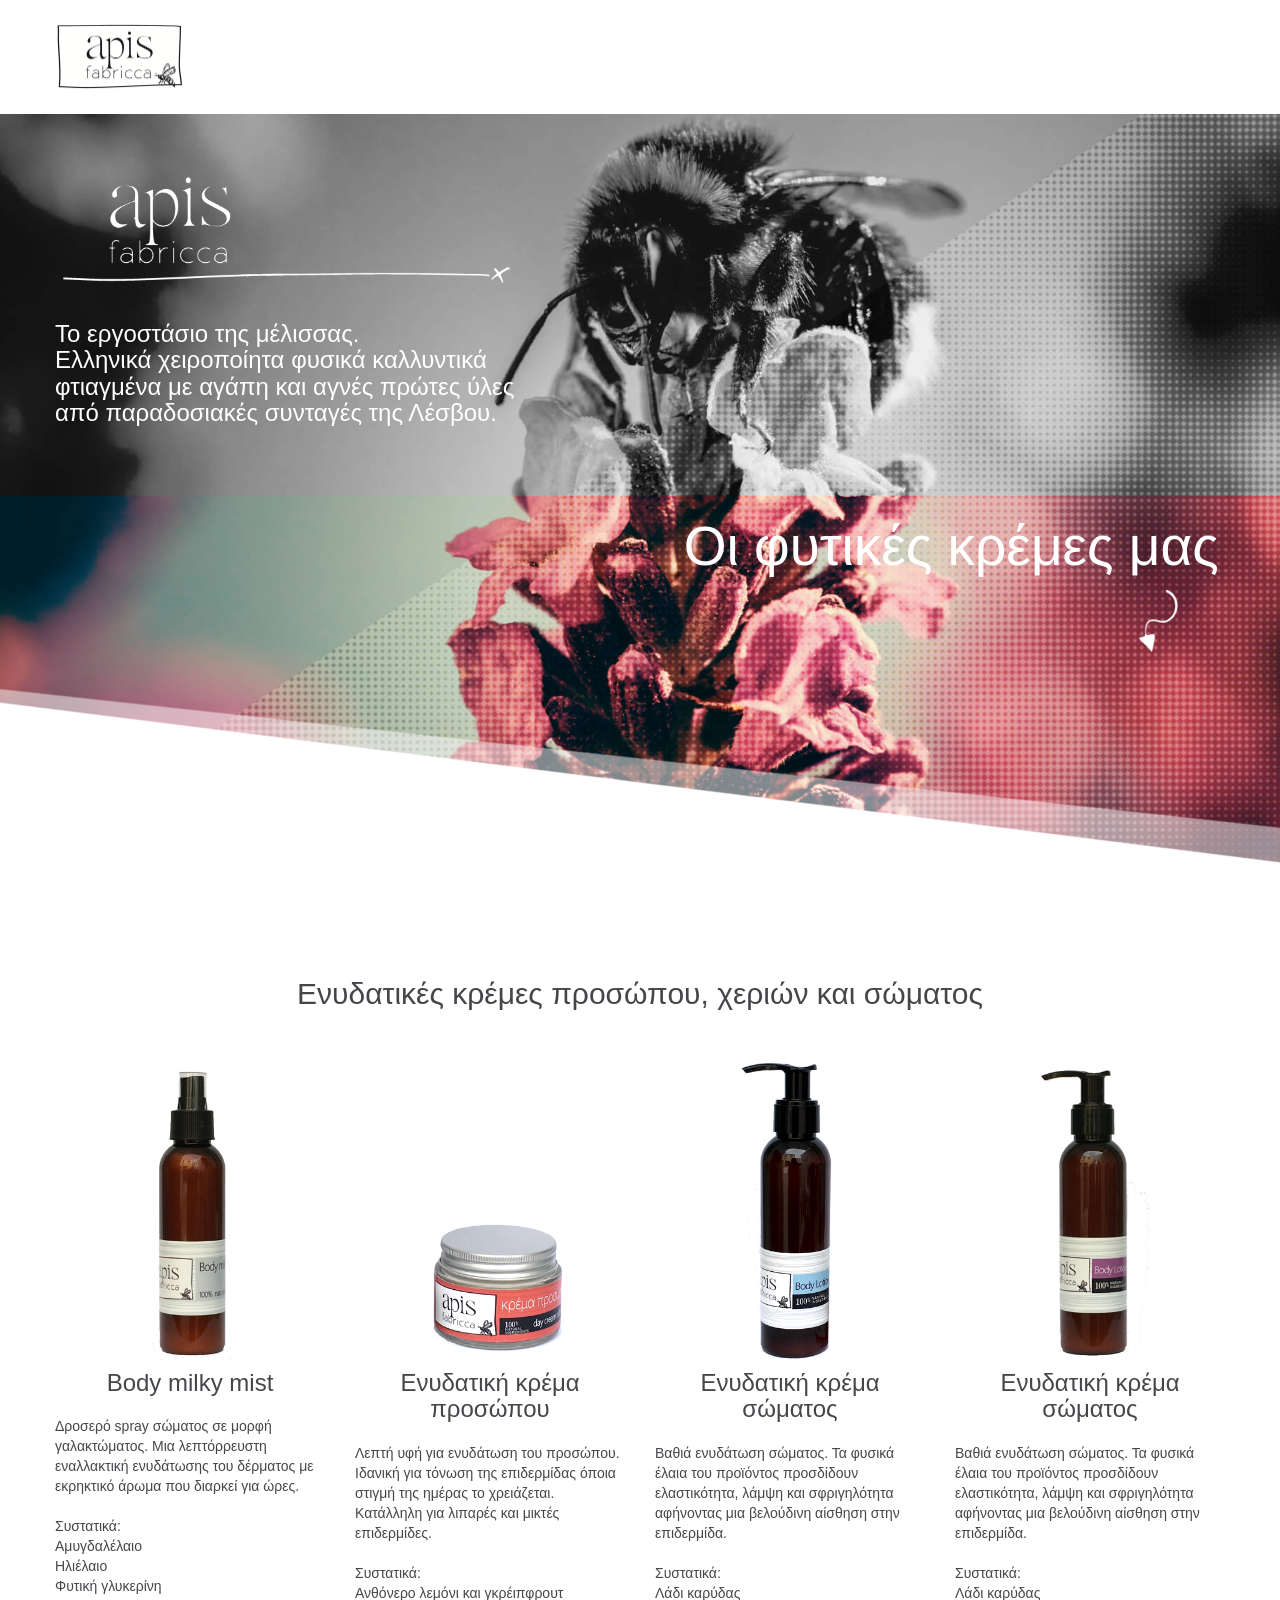
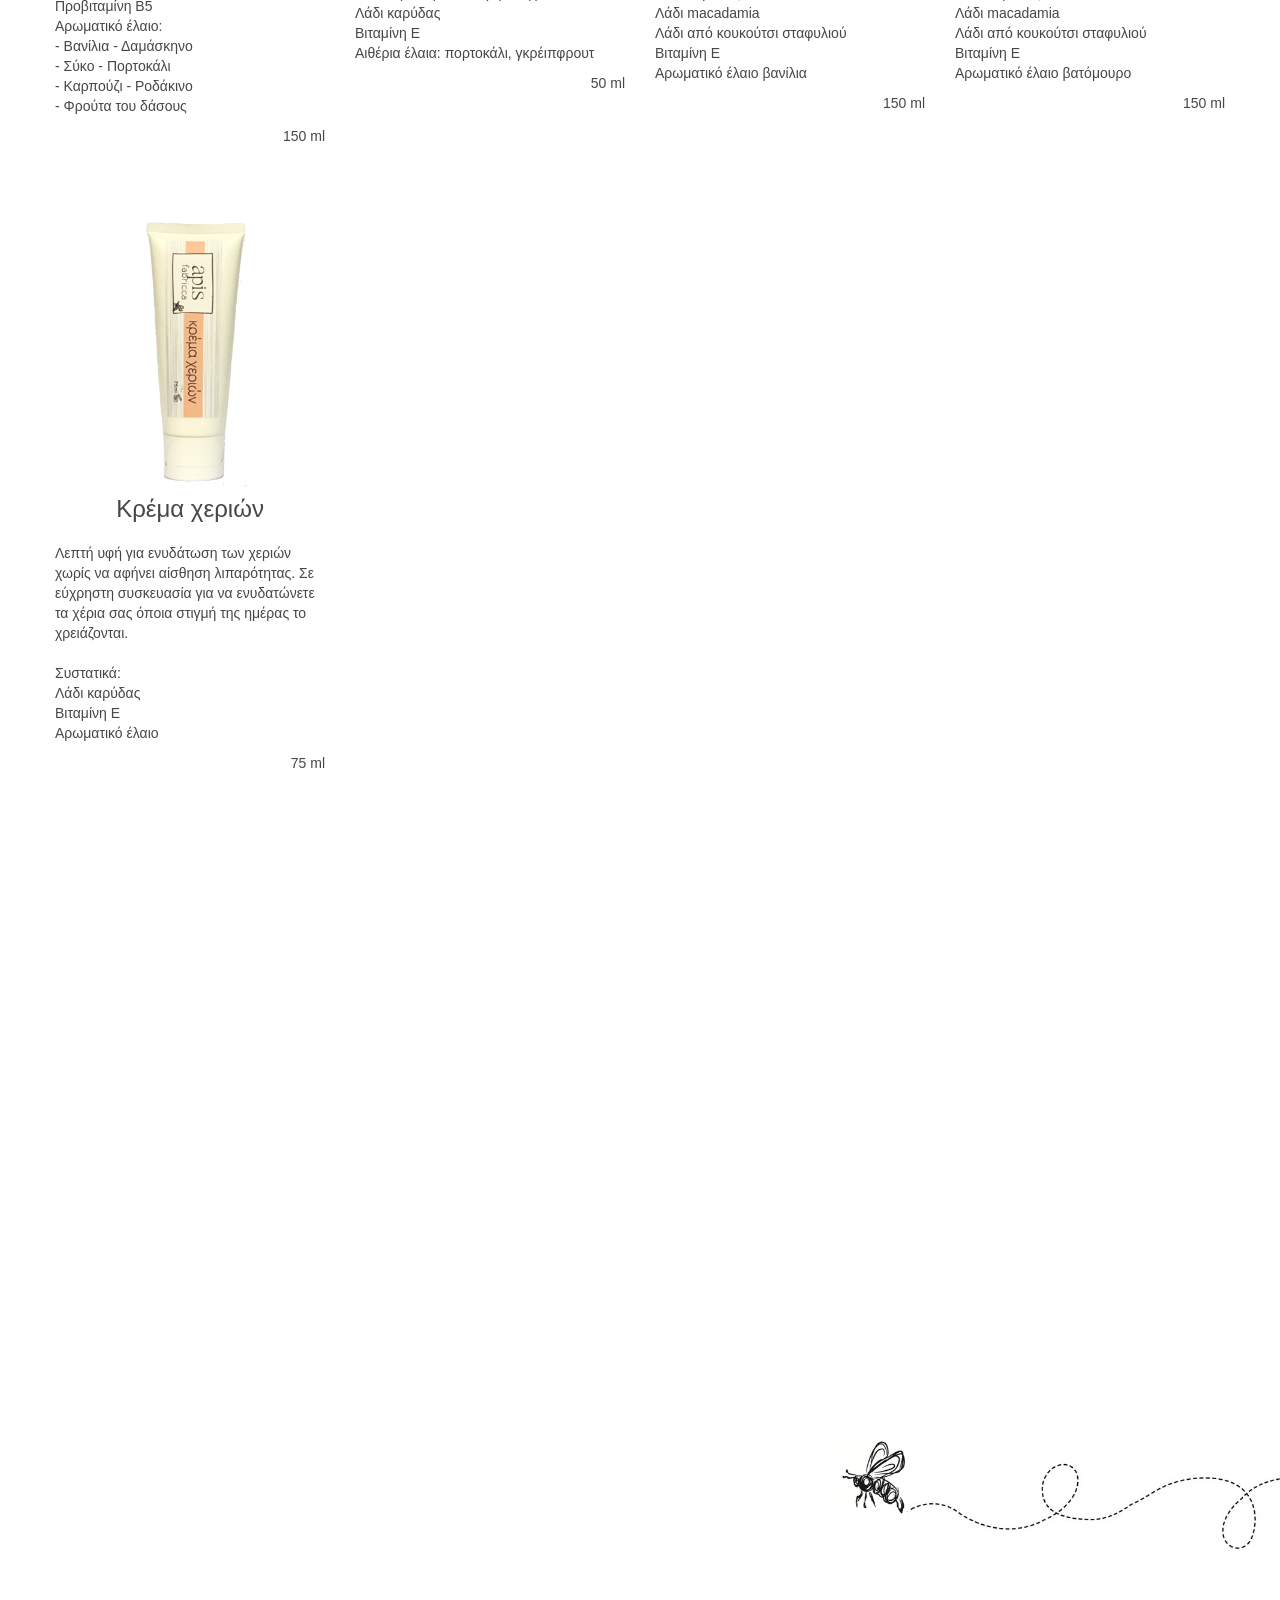
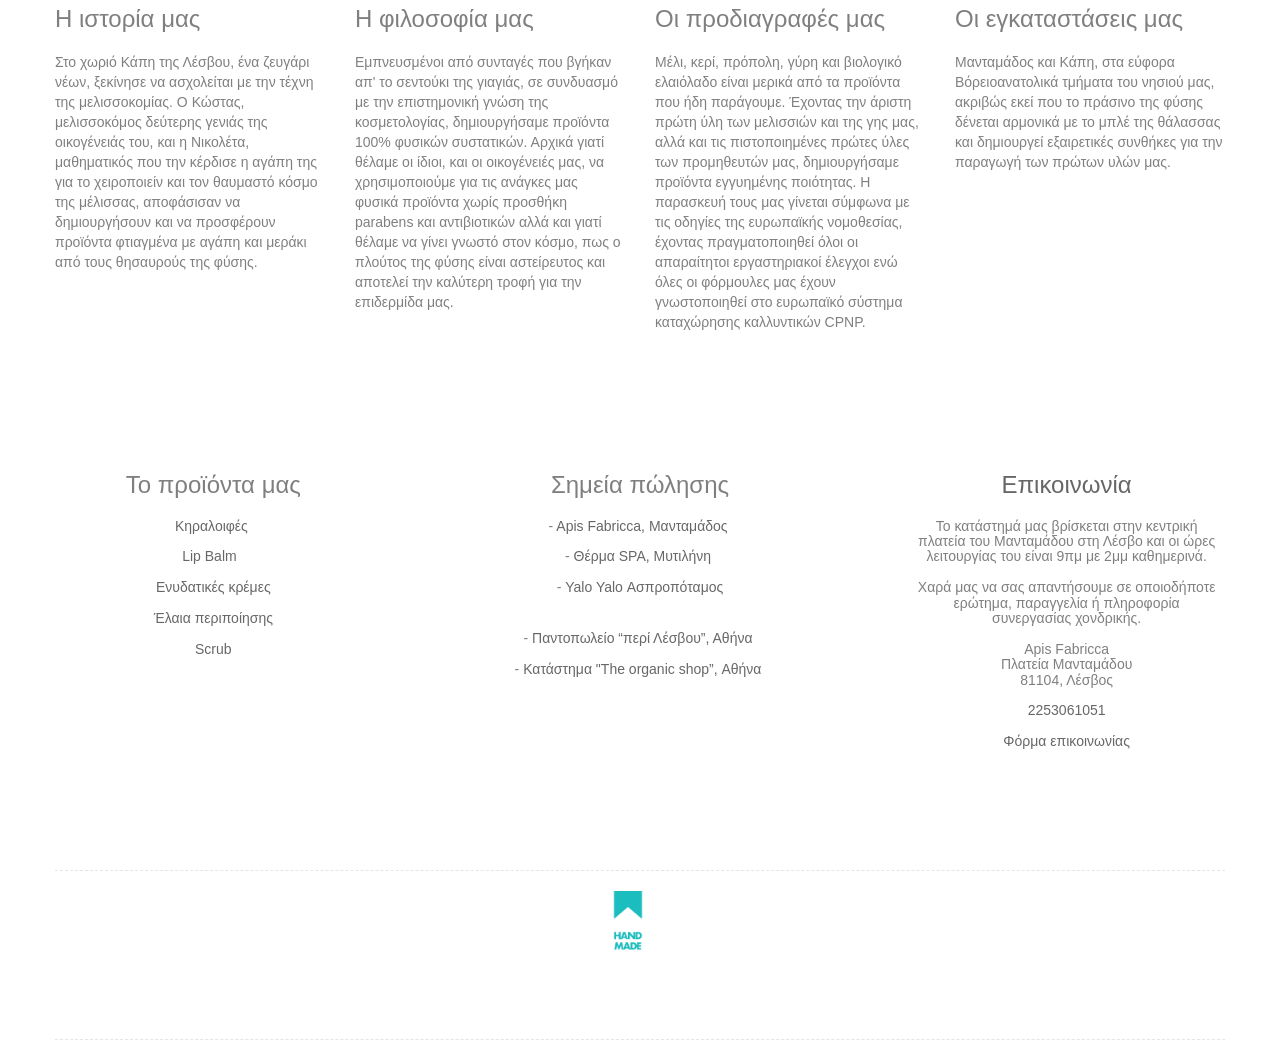
<file: ενυδατικες.html>
<!doctype html>
<html lang="Default">
<head>
    <meta charset="utf-8">
    <meta name="keywords" content="">
    <meta name="description" content="">
    <meta name="viewport" content="width=device-width, initial-scale=1.0, viewport-fit=cover, user-scalable=no">
    <link rel="shortcut icon" type="image/png" href="favicon.png">
    
	<link rel="stylesheet" type="text/css" href="./css/bootstrap.min.css">
	<link rel="stylesheet" type="text/css" href="style.css">
	<link rel="stylesheet" type="text/css" href="./css/font-awesome.min.css">
	
    
	<script src="./js/jquery-2.1.0.min.js"></script>
	<script src="./js/bootstrap.min.js"></script>
	<script src="./js/blocs.min.js"></script>
    <title>ΕΝΥΔΑΤΙΚΕΣ</title>

    
<!-- Google Analytics -->
 <script>
  (function(i,s,o,g,r,a,m){i['GoogleAnalyticsObject']=r;i[r]=i[r]||function(){
  (i[r].q=i[r].q||[]).push(arguments)},i[r].l=1*new Date();a=s.createElement(o),
  m=s.getElementsByTagName(o)[0];a.async=1;a.src=g;m.parentNode.insertBefore(a,m)
  })(window,document,'script','https://www.google-analytics.com/analytics.js','ga');

  ga('create', 'UA-100003004-1', 'auto');
  ga('send', 'pageview');

</script>
<!-- Google Analytics END -->
    
</head>
<body>
<!-- Main container -->
<div class="page-container">
    
<!-- bloc-32 -->
<div class="bloc bgc-white l-bloc" id="bloc-32">
	<div class="container bloc-sm">
		<nav class="navbar row">
			<div class="navbar-header">
				<a class="navbar-brand" href="index.html"><img src="img/apis-logo256.png" alt="logo" width="128" height="66" /></a>
				<button id="nav-toggle" type="button" class="ui-navbar-toggle navbar-toggle" data-toggle="collapse" data-target=".navbar-1">
					<span class="sr-only">Toggle navigation</span><span class="icon-bar"></span><span class="icon-bar"></span><span class="icon-bar"></span>
				</button>
			</div>
			<div class="collapse navbar-collapse navbar-1">
			</div>
		</nav>
	</div>
</div>
<!-- bloc-32 END -->

<!-- bloc-33 -->
<div class="bloc bg-welcome-hero-image1920ΒΚ-cmprssd b-parallax hidden-xs hidden-sm bgc-white l-bloc" id="bloc-33">
	<div class="container bloc-md">
		<div class="row row-no-gutters">
			<div class="col-sm-12">
				<img src="img/apis-logo-textonly.png" class="img-responsive" width="500" />
				<h3 class="mg-md  tc-white">
					<br>Το εργοστάσιο της μέλισσας.<br>Ελληνικά χειροποίητα&nbsp;φυσικά καλλυντικά <br>φτιαγμένα με αγάπη και αγνές πρώτες ύλες <br>από παραδοσιακές συνταγές&nbsp;της Λέσβου.
				</h3>
			</div>
		</div>
	</div>
</div>
<!-- bloc-33 END -->

<!-- bloc-34 -->
<div class="bloc b-parallax full-width-bloc bgc-white bg-welcome-hero-image1920-cmprssd hidden-sm hidden-xs l-bloc" id="bloc-34">
	<div class="container">
		<div class="row">
			<div class="col-sm-12">
				<h1 class="hero-bloc-text  text-right tc-white hidden-sm hidden-xs">
					Οι φυτικές κρέμες μας &nbsp; &nbsp;
				</h1><img src="img/Products-arrow.png" class="img-responsive pull-right" width="200" /><img src="img/Section-UP1.png" class="img-responsive" />
			</div>
		</div>
	</div>
</div>
<!-- bloc-34 END -->

<!-- bloc-35 -->
<div class="bloc tc-outer-space bgc-white" id="bloc-35">
	<div class="container bloc-lg">
		<div class="row">
			<div class="col-sm-12">
				<h2 class="text-center mg-md ">
					Ενυδατικές κρέμες προσώπου, χεριών και σώματος
				</h2>
			</div>
		</div>
		<div class="row voffset">
			<div class="col-sm-3">
				<img src="img/KR-S-2.png" class="img-responsive" />
				<h3 class="mg-md  text-center">
					Body milky mist
				</h3>
				<p>
					Δροσερό spray σώματος σε μορφή γαλακτώματος. Μια λεπτόρρευστη εναλλακτική ενυδάτωσης του δέρματος με εκρηκτικό άρωμα που διαρκεί για ώρες. <br> <br>Συστατικά: <br>Αμυγδαλέλαιο <br>Ηλιέλαιο <br>Φυτική γλυκερίνη <br>Προβιταμίνη Β5 <br>Αρωματικό έλαιο:<br>- Βανίλια - Δαμάσκηνο <br>- Σύκο - Πορτοκάλι <br>- Καρπούζι - Ροδάκινο <br>- Φρούτα του δάσους
				</p>
				<p class=" text-right">
					150 ml
				</p>
				<p class=" text-right">
					
				</p>
			</div>
			<div class="col-sm-3">
				<img src="img/KR-P-1.png" class="img-responsive" />
				<h3 class="mg-md  text-center">
					Ενυδατική κρέμα προσώπου<br>
				</h3>
				<p>
					Λεπτή υφή για ενυδάτωση του προσώπου. Ιδανική για τόνωση της επιδερμίδας όποια στιγμή της ημέρας το χρειάζεται. Κατάλληλη για λιπαρές και μικτές επιδερμίδες. <br> <br>Συστατικά: <br>Ανθόνερο λεμόνι και γκρέιπφρουτ<br>Λάδι καρύδας<br>Βιταμίνη Ε<br>Αιθέρια έλαια: πορτοκάλι, γκρέιπφρουτ<br>
				</p>
				<p class=" text-right">
					50 ml<br>
				</p>
				<p class=" text-right">
					<br>
				</p>
			</div>
			<div class="col-sm-3">
				<img src="img/KR-S-1.png" class="img-responsive" />
				<h3 class="mg-md  text-center">
					Ενυδατική κρέμα σώματος
				</h3>
				<p>
					Βαθιά ενυδάτωση σώματος. Τα φυσικά έλαια του προϊόντος προσδίδουν ελαστικότητα, λάμψη και σφριγηλότητα αφήνοντας μια βελούδινη αίσθηση στην επιδερμίδα. <br> <br>Συστατικά: <br>Λάδι καρύδας<br>Λάδι macadamia<br>Λάδι από κουκούτσι σταφυλιού<br>Βιταμίνη Ε<br>Αρωματικό έλαιο βανίλια<br>
				</p>
				<p class=" text-right">
					150 ml<br>
				</p>
				<p class=" text-right">
					<br>
				</p>
			</div>
			<div class="col-sm-3">
				<img src="img/KR-S-3.png" class="img-responsive" />
				<h3 class="mg-md  text-center">
					Ενυδατική κρέμα σώματος
				</h3>
				<p>
					Βαθιά ενυδάτωση σώματος. Τα φυσικά έλαια του προϊόντος προσδίδουν ελαστικότητα, λάμψη και σφριγηλότητα αφήνοντας μια βελούδινη αίσθηση στην επιδερμίδα. <br><br>Συστατικά: <br>Λάδι καρύδας<br>Λάδι macadamia<br>Λάδι από κουκούτσι σταφυλιού<br>Βιταμίνη Ε<br>Αρωματικό έλαιο βατόμουρο<br>
				</p>
				<p class=" text-right">
					150 ml
				</p>
				<p class=" text-right">
					
				</p>
			</div>
		</div>
		<div class="row voffset">
			<div class="col-sm-3">
				<img src="img/KR-S-4.png" class="img-responsive" />
				<h3 class="mg-md  text-center">
					Κρέμα χεριών
				</h3>
				<p>
					Λεπτή υφή για ενυδάτωση των χεριών χωρίς να αφήνει αίσθηση λιπαρότητας. Σε εύχρηστη συσκευασία για να ενυδατώνετε τα χέρια σας όποια στιγμή της ημέρας το χρειάζονται. <br> <br>Συστατικά: <br>Λάδι καρύδας <br>Βιταμίνη Ε <br>Αρωματικό έλαιο
				</p>
				<p class=" text-right">
					75 ml
				</p>
				<p class=" text-right">
					
				</p>
			</div>
			<div class="col-sm-3">
			</div>
			<div class="col-sm-3">
			</div>
			<div class="col-sm-3">
			</div>
		</div>
	</div>
</div>
<!-- bloc-35 END -->

<!-- ScrollToTop Button -->
<a class="bloc-button btn btn-d scrollToTop" onclick="scrollToTarget('1')"><span class="fa fa-chevron-up"></span></a>
<!-- ScrollToTop Button END-->


<!-- Footer - bloc-53 -->
<div class="bloc hidden-xs hidden-sm full-width-bloc bg-welcome-hero-image1920-cmprssd b-parallax bgc-white l-bloc" id="bloc-53">
	<div class="container">
		<div class="row">
			<div class="col-sm-12">
				<img src="img/Section-UP2.png" class="img-responsive" /><img src="img/Section-DOWN2.png" class="img-responsive" />
			</div>
		</div>
	</div>
</div>
<!-- Footer - bloc-53 END -->

<!-- Footer - bloc-54 -->
<div class="bloc full-width-bloc bgc-white l-bloc" id="bloc-54">
	<div class="container bloc-sm">
		<div class="row row-no-gutters">
			<div class="col-sm-12">
				<img src="img/AP-FlyingBee-section.png" class="pull-right" height="120" />
			</div>
		</div>
	</div>
</div>
<!-- Footer - bloc-54 END -->

<!-- Footer - bloc-55 -->
<div class="bloc bgc-white l-bloc " id="bloc-55">
	<div class="container bloc-sm">
		<div class="row">
			<div class="col-sm-3">
				<h3 class="mg-md ">
					Η ιστορία μας
				</h3>
				<p>
					Στο χωριό Κάπη της Λέσβου, ένα ζευγάρι νέων, ξεκίνησε να ασχολείται με την τέχνη της μελισσοκομίας. Ο Κώστας, μελισσοκόμος δεύτερης γενιάς της οικογένειάς του, και η Νικολέτα, μαθηματικός που την κέρδισε η αγάπη της για το χειροποιείν και τον θαυμαστό κόσμο της μέλισσας, αποφάσισαν να δημιουργήσουν και να προσφέρουν προϊόντα φτιαγμένα με αγάπη και μεράκι από τους θησαυρούς της φύσης.
				</p>
			</div>
			<div class="col-sm-3">
				<h3 class="mg-md ">
					Η φιλοσοφία μας
				</h3>
				<p>
					Εμπνευσμένοι από συνταγές που βγήκαν απ' το σεντούκι της γιαγιάς, σε συνδυασμό με την επιστημονική γνώση της κοσμετολογίας, δημιουργήσαμε προϊόντα 100% φυσικών συστατικών. Αρχικά γιατί θέλαμε οι ίδιοι, και οι οικογένειές μας, να χρησιμοποιούμε για τις ανάγκες μας φυσικά προϊόντα χωρίς προσθήκη parabens και αντιβιοτικών αλλά και γιατί θέλαμε να γίνει γνωστό στον κόσμο, πως ο πλούτος της φύσης είναι αστείρευτος και αποτελεί την καλύτερη τροφή για την επιδερμίδα μας.
				</p>
			</div>
			<div class="col-sm-3">
				<h3 class="mg-md ">
					Οι προδιαγραφές μας
				</h3>
				<p>
					Μέλι, κερί, πρόπολη, γύρη και βιολογικό ελαιόλαδο είναι μερικά από τα προϊόντα που ήδη παράγουμε. Έχοντας την άριστη πρώτη ύλη των μελισσιών και της γης μας, αλλά και τις πιστοποιημένες πρώτες ύλες των προμηθευτών μας, δημιουργήσαμε προϊόντα εγγυημένης ποιότητας.&nbsp;Η παρασκευή τους μας γίνεται σύμφωνα με τις οδηγίες της ευρωπαϊκής νομοθεσίας, έχοντας πραγματοποιηθεί όλοι οι απαραίτητοι εργαστηριακοί έλεγχοι ενώ όλες οι φόρμουλες μας έχουν γνωστοποιηθεί στο ευρωπαϊκό σύστημα καταχώρησης καλλυντικών CPNP.<br>
				</p>
			</div>
			<div class="col-sm-3">
				<h3 class="mg-md ">
					Οι εγκαταστάσεις μας
				</h3>
				<p>
					Μανταμάδος και Κάπη, στα εύφορα Βόρειοανατολικά τμήματα του νησιού μας, ακριβώς εκεί που το πράσινο της φύσης δένεται αρμονικά με το μπλέ της θάλασσας και δημιουργεί εξαιρετικές συνθήκες για την παραγωγή των πρώτων υλών μας. <br>
				</p>
			</div>
		</div>
	</div>
</div>
<!-- Footer - bloc-55 END -->

<!-- Bloc Group -->
<div class='bloc-group'>

<!-- Footer - bloc-56 -->
<div class="bloc bloc-tile-3 bgc-white l-bloc" id="bloc-56">
	<div class="container bloc-lg">
		<div class="row">
			<div class="col-sm-12">
				<h3 class="mg-md  text-center">
					Το προϊόντα μας
				</h3>
				<h5 class="mg-md  text-center text-w-md">
					<a href="κηραλοιφες.html">Κηραλοιφές</a>&nbsp;<br> <br><a href="lipbalm.html">Lip Balm &nbsp; <br></a><br> <a href="ενυδατικες.html">Ενυδατικές κρέμες <br></a><br> <a href="ελαια.html">Έλαια περιποίησης <br></a><br><a href="scrub.html">Scrub</a> <br>
				</h5>
			</div>
		</div>
	</div>
</div>
<!-- Footer - bloc-56 END -->

<!-- Footer - bloc-57 -->
<div class="bloc bloc-tile-3 bgc-white l-bloc" id="bloc-57">
	<div class="container bloc-lg">
		<div class="row">
			<div class="col-sm-12">
				<h3 class="mg-md  text-center">
					Σημεία πώλησης
				</h3>
				<h5 class="mg-md  text-center text-w-md">
					-&nbsp;<a href="http://www.apisfabricca.gr/">Apis Fabricca, Μανταμάδος</a>&nbsp;<br> <br>-&nbsp;<a href="http://thermaspalesvos.com">Θέρμα SPA, Μυτιλήνη</a>&nbsp; <br> <br>-&nbsp;<a href="https://www.facebook.com/yaloyalo15/">Yalo Yalo Ασπροπόταμος</a><br><br>
				</h5>
				<h5 class="mg-md  text-center text-w-md">
					-&nbsp;<a href="https://www.facebook.com/περί-Λέσβου-Παντοπωλείο-191873024182260/">Παντοπωλείο “περί Λέσβου”, Αθήνα</a>&nbsp;<br> <br>-&nbsp;<a href="https://www.theorganicshop.gr">Κατάστημα "The organic shop”, Αθήνα</a>&nbsp; <br><br>
				</h5>
			</div>
		</div>
	</div>
</div>
<!-- Footer - bloc-57 END -->

<!-- Footer - bloc-58 -->
<div class="bloc bloc-tile-3 bgc-white l-bloc" id="bloc-58">
	<div class="container bloc-lg">
		<div class="row">
			<div class="col-sm-12">
				<h3 class="mg-md  text-center">
					<a href="επικοινωνια.html">Επικοινωνία</a><br>
				</h3>
				<h5 class="mg-md  text-center text-w-md">
					Το κατάστημά μας βρίσκεται στην κεντρική πλατεία του Μανταμάδου στη Λέσβο και οι ώρες λειτουργίας του είναι 9πμ με 2μμ καθημερινά. <br> <br>Χαρά μας να σας απαντήσουμε σε οποιοδήποτε ερώτημα, παραγγελία ή πληροφορία συνεργασίας χονδρικής.<br> <br>Apis Fabricca <br>Πλατεία Μανταμάδου<br>81104, Λέσβος <br> <br><a href="tel:2253061051">2253061051 <br></a> <br><a href="επικοινωνια.html">Φόρμα επικοινωνίας</a><br>
				</h5>
			</div>
		</div>
	</div>
</div>
<!-- Footer - bloc-58 END -->
</div>
<!-- Bloc Group END -->

<!-- Footer - bloc-59 -->
<div class="bloc bgc-white build-with-blocs-bloc d-bloc" id="bloc-59">
	<div class="container bloc-sm b-divider-dashed">
		<div class="row bgc-white">
			<div class="col-sm-12 text-center">
				<a href="https://www.madamadi.gr/" target="_blank"><img src="img/FOOTER-MADEWITHLOVE.png" class="center-block mg-sm" height="60" /></a>
				<h6 class="mg-md  tc-tiffany-blue text-center">
					<br>
				</h6>
				<p class="text-center">
					<br>
				</p>
			</div>
		</div>
	</div>
</div>
<!-- Footer - bloc-59 END -->

</div>
<!-- Main container END -->
    


<!-- Preloader -->
<div id="page-loading-blocs-notifaction"></div>
<!-- Preloader END -->

</body>
</html>
</file>
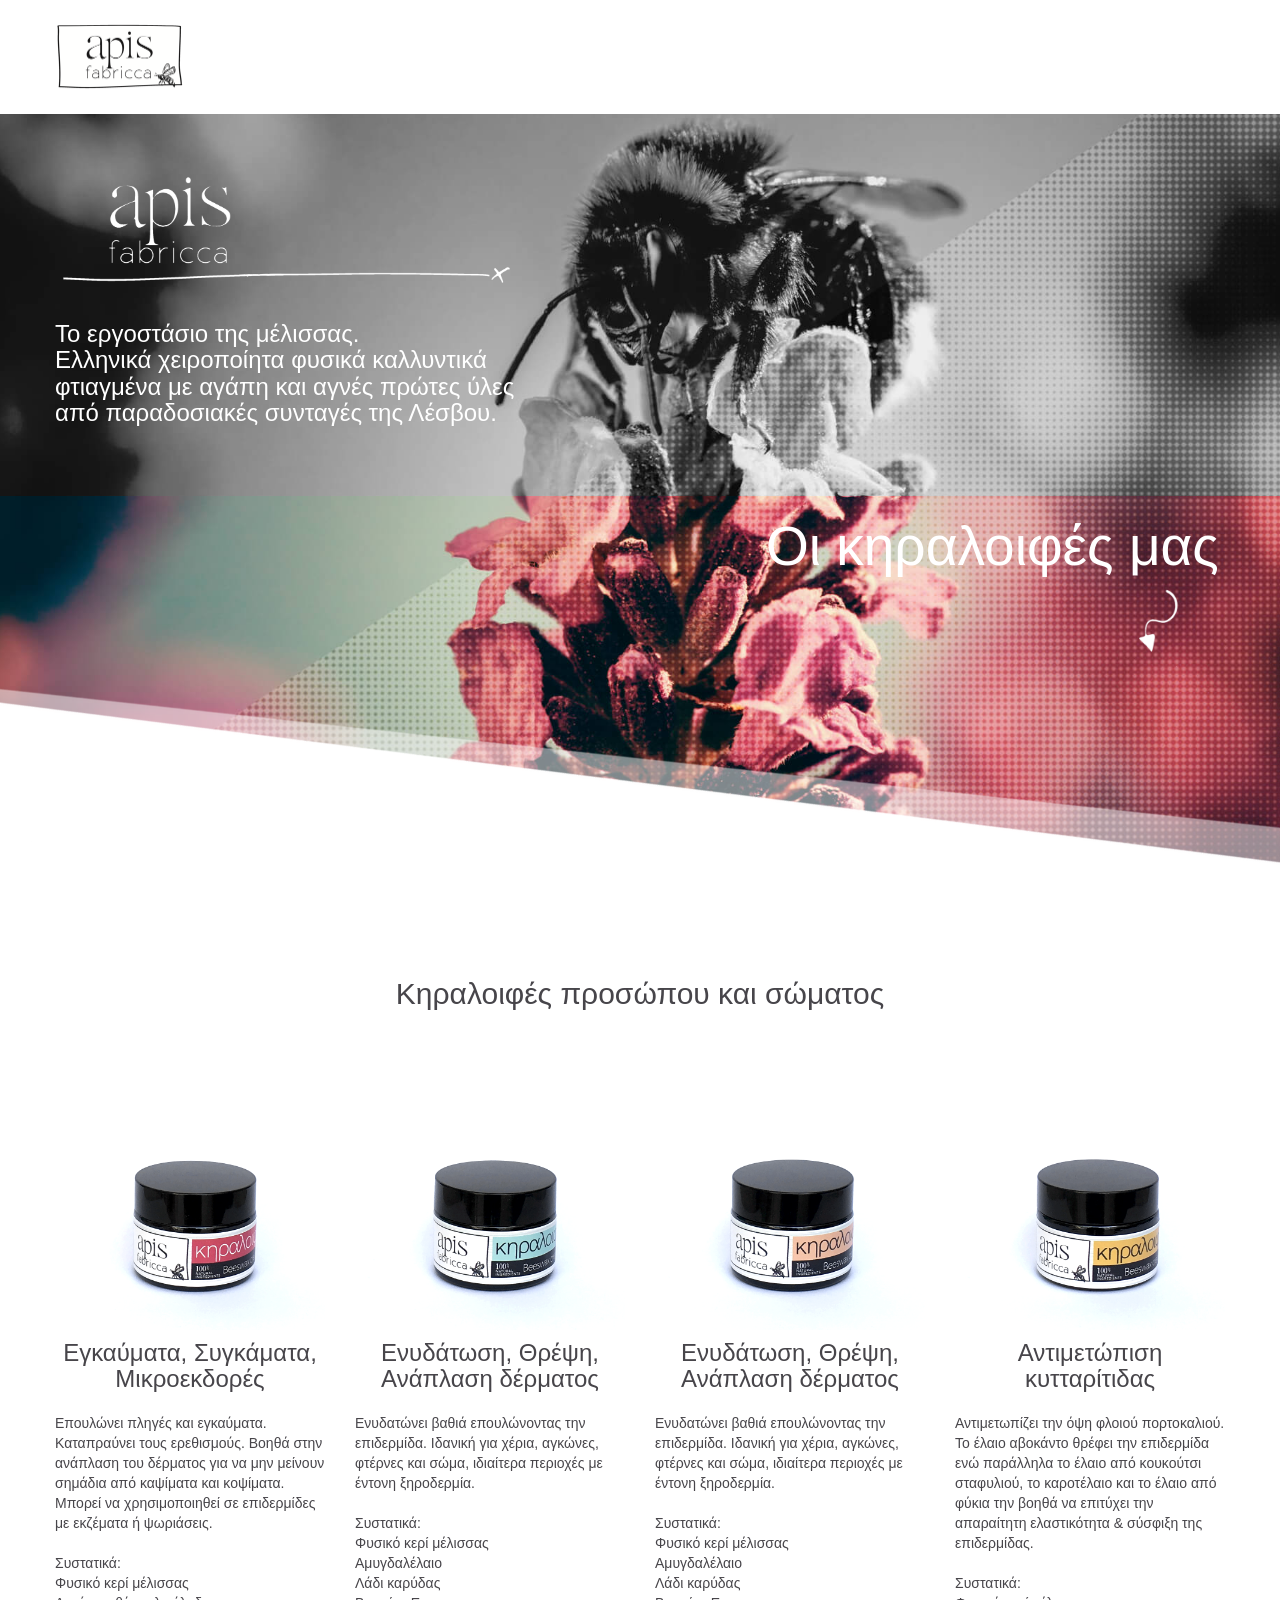
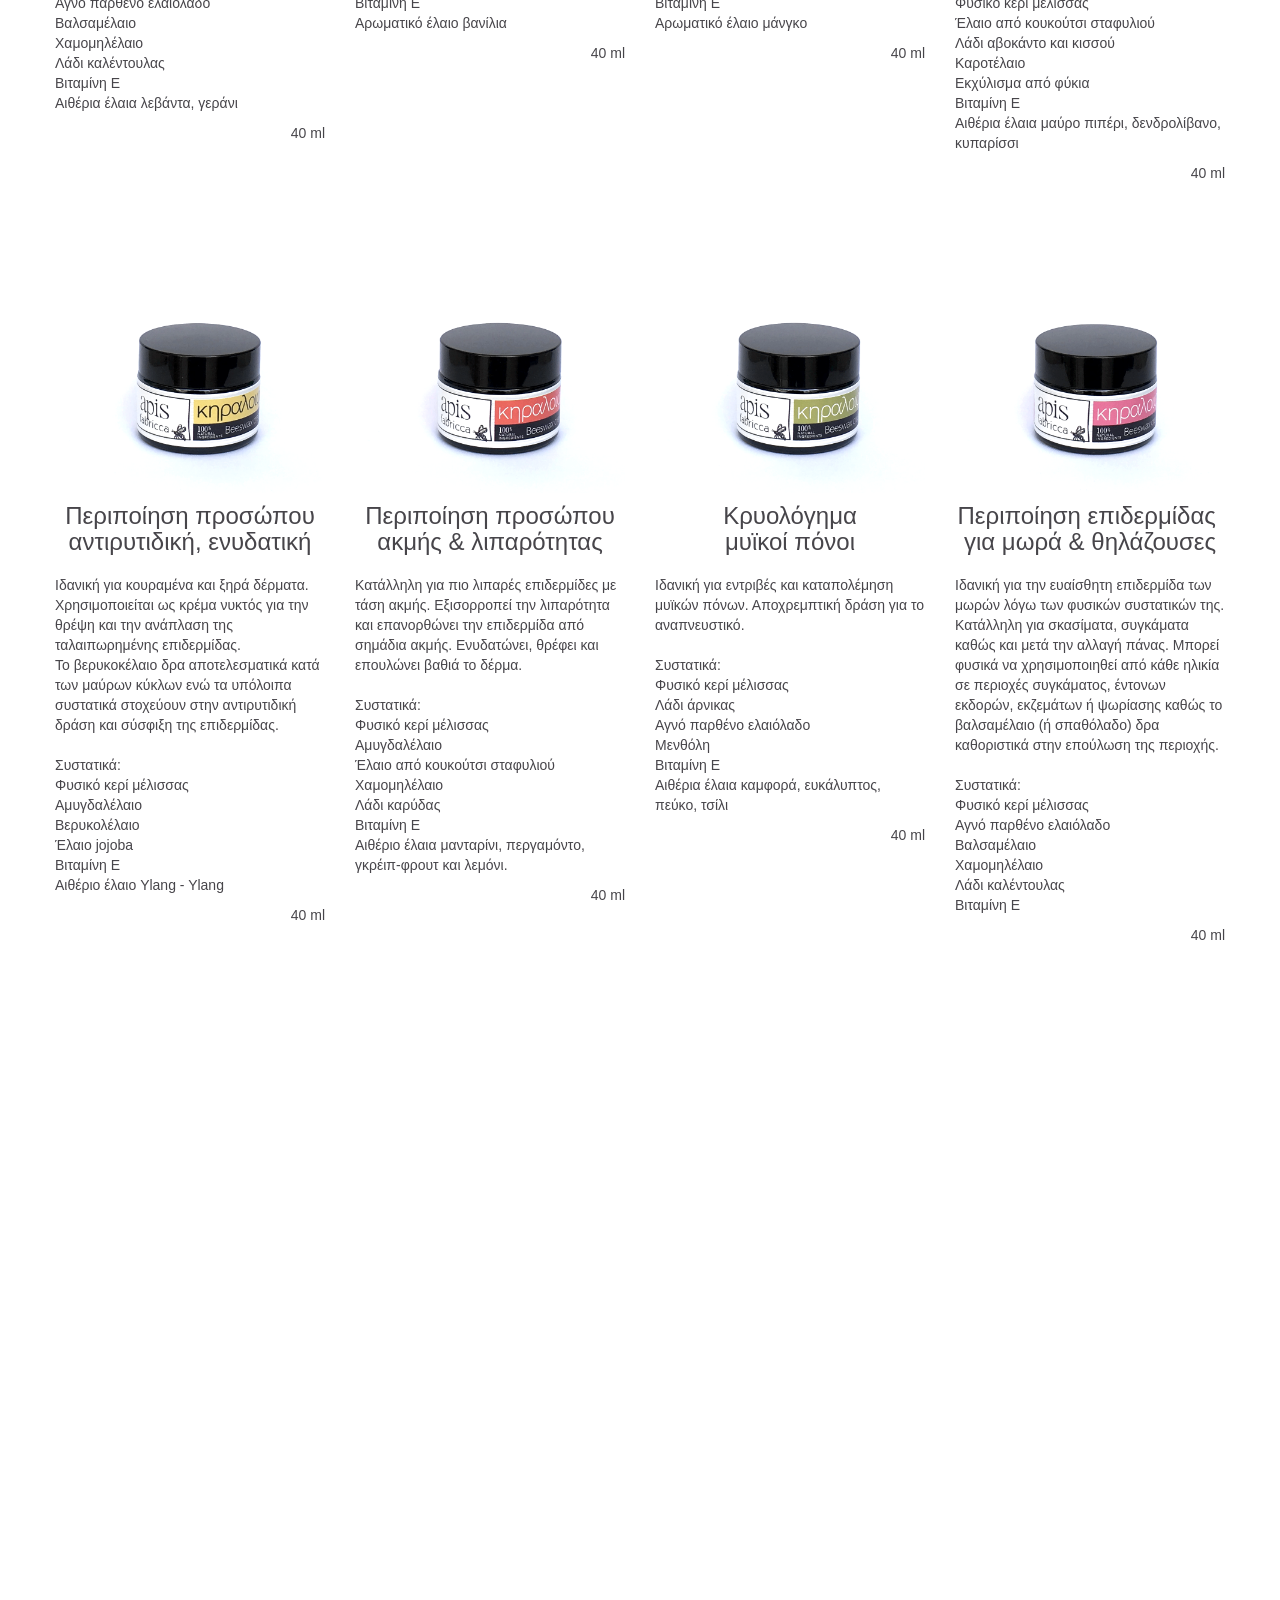
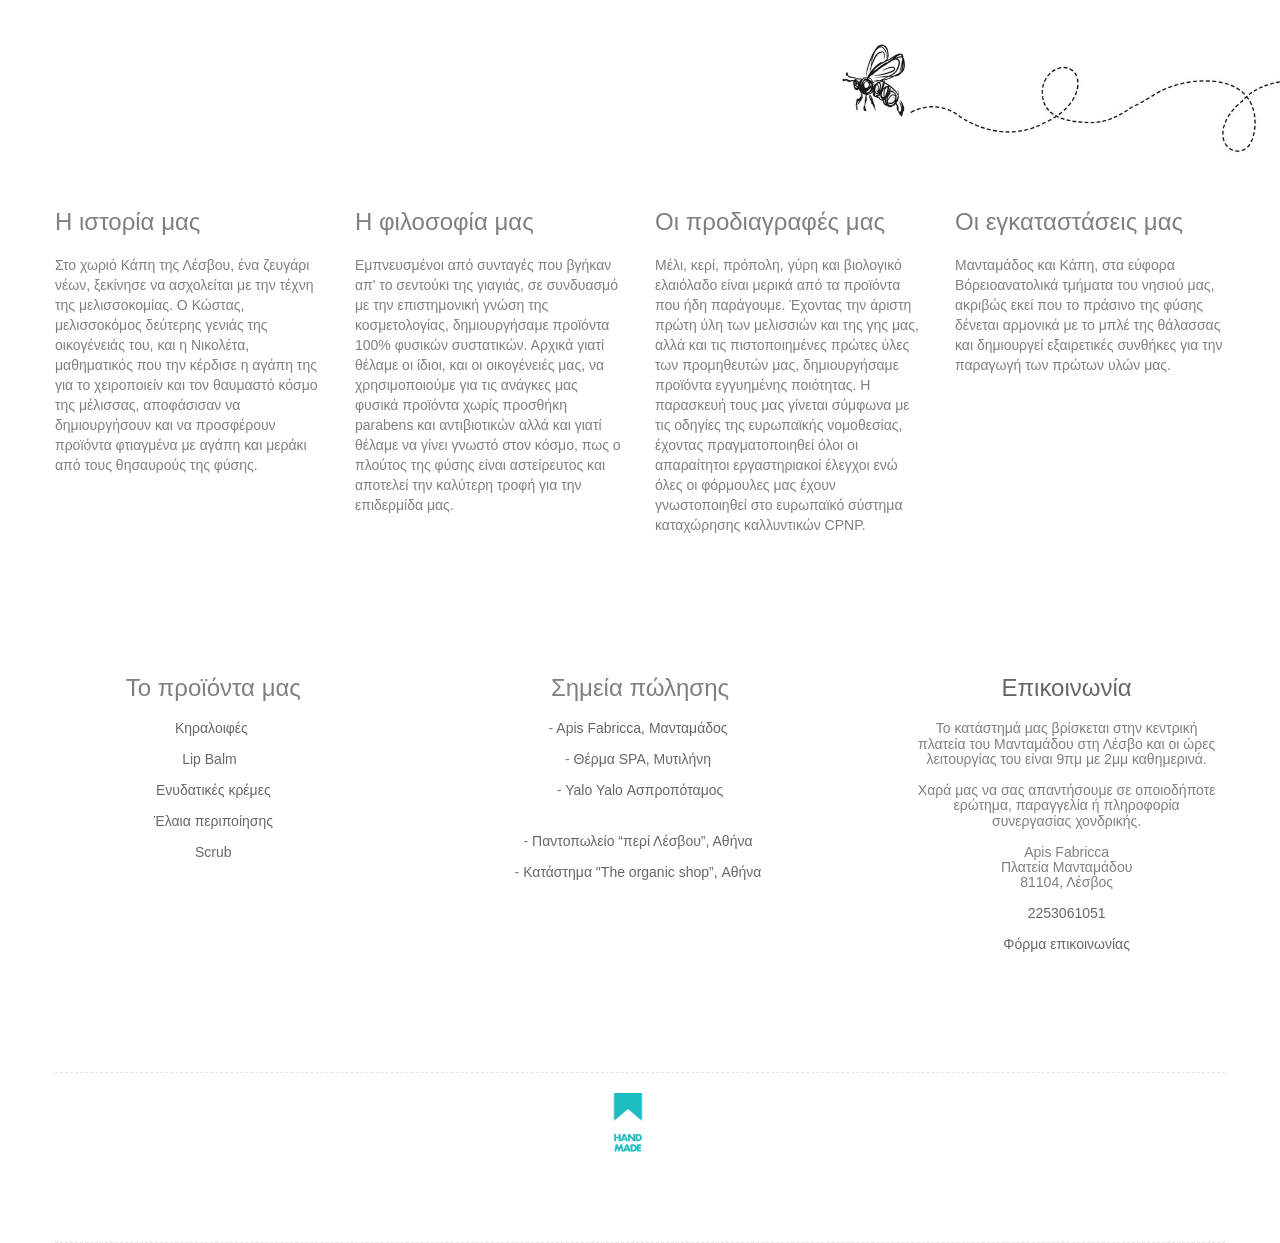
<file: κηραλοιφες.html>
<!doctype html>
<html lang="Default">
<head>
    <meta charset="utf-8">
    <meta name="keywords" content="">
    <meta name="description" content="">
    <meta name="viewport" content="width=device-width, initial-scale=1.0, viewport-fit=cover, user-scalable=no">
    <link rel="shortcut icon" type="image/png" href="favicon.png">
    
	<link rel="stylesheet" type="text/css" href="./css/bootstrap.min.css">
	<link rel="stylesheet" type="text/css" href="style.css">
	<link rel="stylesheet" type="text/css" href="./css/font-awesome.min.css">
	
    
	<script src="./js/jquery-2.1.0.min.js"></script>
	<script src="./js/bootstrap.min.js"></script>
	<script src="./js/blocs.min.js"></script>
	<script src="./js/jquery.touchSwipe.min.js" defer></script>
    <title>ΚΗΡΑΛΟΙΦΕΣ</title>

    
<!-- Google Analytics -->
 <script>
  (function(i,s,o,g,r,a,m){i['GoogleAnalyticsObject']=r;i[r]=i[r]||function(){
  (i[r].q=i[r].q||[]).push(arguments)},i[r].l=1*new Date();a=s.createElement(o),
  m=s.getElementsByTagName(o)[0];a.async=1;a.src=g;m.parentNode.insertBefore(a,m)
  })(window,document,'script','https://www.google-analytics.com/analytics.js','ga');

  ga('create', 'UA-100003004-1', 'auto');
  ga('send', 'pageview');

</script>
<!-- Google Analytics END -->
    
</head>
<body>
<!-- Main container -->
<div class="page-container">
    
<!-- bloc-24 -->
<div class="bloc bgc-white l-bloc" id="bloc-24">
	<div class="container bloc-sm">
		<nav class="navbar row">
			<div class="navbar-header">
				<a class="navbar-brand" href="index.html"><img src="img/apis-logo256.png" alt="logo" width="128" height="66" /></a>
				<button id="nav-toggle" type="button" class="ui-navbar-toggle navbar-toggle" data-toggle="collapse" data-target=".navbar-1">
					<span class="sr-only">Toggle navigation</span><span class="icon-bar"></span><span class="icon-bar"></span><span class="icon-bar"></span>
				</button>
			</div>
			<div class="collapse navbar-collapse navbar-1">
			</div>
		</nav>
	</div>
</div>
<!-- bloc-24 END -->

<!-- bloc-25 -->
<div class="bloc bg-welcome-hero-image1920ΒΚ-cmprssd b-parallax hidden-xs hidden-sm bgc-white l-bloc" id="bloc-25">
	<div class="container bloc-md">
		<div class="row row-no-gutters">
			<div class="col-sm-12">
				<img src="img/apis-logo-textonly.png" class="img-responsive" width="500" />
				<h3 class="mg-md  tc-white">
					<br>Το εργοστάσιο της μέλισσας.<br>Ελληνικά χειροποίητα&nbsp;φυσικά καλλυντικά <br>φτιαγμένα με αγάπη και αγνές πρώτες ύλες <br>από παραδοσιακές συνταγές&nbsp;της Λέσβου.
				</h3>
			</div>
		</div>
	</div>
</div>
<!-- bloc-25 END -->

<!-- bloc-26 -->
<div class="bloc b-parallax full-width-bloc bgc-white bg-welcome-hero-image1920-cmprssd hidden-sm hidden-xs l-bloc" id="bloc-26">
	<div class="container">
		<div class="row">
			<div class="col-sm-12">
				<h1 class="hero-bloc-text  text-right tc-white hidden-sm hidden-xs">
					Οι κηραλοιφές μας &nbsp; &nbsp;
				</h1><img src="img/Products-arrow.png" class="img-responsive pull-right" width="200" /><img src="img/Section-UP1.png" class="img-responsive" />
			</div>
		</div>
	</div>
</div>
<!-- bloc-26 END -->

<!-- bloc-27 -->
<div class="bloc tc-outer-space bgc-white" id="bloc-27">
	<div class="container bloc-lg">
		<div class="row">
			<div class="col-sm-12">
				<h2 class="text-center mg-md ">
					Κηραλοιφές προσώπου και σώματος
				</h2>
			</div>
		</div>
		<div class="row voffset">
			<div class="col-sm-3">
				<a href="#" data-lightbox="img/K-5623.png" data-gallery-id="gallery-1"><img src="img/K-5623.png" class="img-responsive" /></a>
				<h3 class="mg-md  text-center">
					Εγκαύματα, Συγκάματα,<br>Μικροεκδορές<br>
				</h3>
				<p>
					Επουλώνει πληγές και εγκαύματα. Καταπραύνει τους ερεθισμούς. Βοηθά στην ανάπλαση του δέρματος για να μην μείνουν σημάδια από καψίματα και κοψίματα. Μπορεί να χρησιμοποιηθεί σε επιδερμίδες με εκζέματα ή ψωριάσεις. <br> <br>Συστατικά:<br>Φυσικό κερί μέλισσας<br>Αγνό παρθένο ελαιόλαδο<br>Βαλσαμέλαιο<br>Χαμομηλέλαιο<br>Λάδι καλέντουλας<br>Βιταμίνη Ε<br>Αιθέρια έλαια λεβάντα, γεράνι<br>
				</p>
				<p class=" text-right">
					40 ml
				</p>
				<p class=" text-right">
					
				</p>
			</div>
			<div class="col-sm-3">
				<a href="#" data-lightbox="img/K-5624.png" data-caption="Image description" data-gallery-id="gallery-1"><img src="img/K-5624.png" class="img-responsive" /></a>
				<h3 class="mg-md  text-center">
					Ενυδάτωση, Θρέψη,<br>Ανάπλαση δέρματος<br>
				</h3>
				<p>
					Ενυδατώνει βαθιά επουλώνοντας την επιδερμίδα. Ιδανική για χέρια, αγκώνες, φτέρνες και σώμα, ιδιαίτερα περιοχές με έντονη ξηροδερμία. <br> <br>Συστατικά: <br>Φυσικό κερί μέλισσας<br>Αμυγδαλέλαιο<br>Λάδι καρύδας<br>Βιταμίνη Ε<br>Αρωματικό έλαιο βανίλια<br>
				</p>
				<p class=" text-right">
					40 ml<br>
				</p>
				<p class=" text-right">
					<br>
				</p>
			</div>
			<div class="col-sm-3">
				<a href="#" data-lightbox="img/K-5625.png" data-caption="Image description" data-gallery-id="gallery-1"><img src="img/K-5625.png" class="img-responsive" /></a>
				<h3 class="mg-md  text-center">
					Ενυδάτωση, Θρέψη,<br>Ανάπλαση δέρματος<br>
				</h3>
				<p>
					Ενυδατώνει βαθιά επουλώνοντας την επιδερμίδα. Ιδανική για χέρια, αγκώνες, φτέρνες και σώμα, ιδιαίτερα περιοχές με έντονη ξηροδερμία. <br> <br>Συστατικά: <br>Φυσικό κερί μέλισσας<br>Αμυγδαλέλαιο<br>Λάδι καρύδας<br>Βιταμίνη Ε<br>Αρωματικό έλαιο μάνγκο<br>
				</p>
				<p class=" text-right">
					40 ml<br>
				</p>
				<p class=" text-right">
					<br>
				</p>
			</div>
			<div class="col-sm-3">
				<a href="#" data-lightbox="img/K-5626.png" data-caption="Image description" data-gallery-id="gallery-1"><img src="img/K-5626.png" class="img-responsive" /></a>
				<h3 class="mg-md  text-center">
					Αντιμετώπιση κυτταρίτιδας<br>
				</h3>
				<p>
					Αντιμετωπίζει την όψη φλοιού πορτοκαλιού. Το έλαιο αβοκάντο θρέφει την επιδερμίδα ενώ παράλληλα το έλαιο από κουκούτσι σταφυλιού, το καροτέλαιο και το έλαιο από φύκια την βοηθά να επιτύχει την απαραίτητη ελαστικότητα &amp; σύσφιξη της επιδερμίδας. <br> <br>Συστατικά: <br>Φυσικό κερί μέλισσας<br>Έλαιο από κουκούτσι σταφυλιού<br>Λάδι αβοκάντο και κισσού<br>Καροτέλαιο<br>Εκχύλισμα από φύκια<br>Βιταμίνη Ε<br>Αιθέρια έλαια μαύρο πιπέρι, δενδρολίβανο, κυπαρίσσι<br>
				</p>
				<p class=" text-right">
					40 ml
				</p>
				<p class=" text-right">
					
				</p>
			</div>
		</div>
		<div class="row voffset">
			<div class="col-sm-3">
				<a href="#" data-lightbox="img/K-5627.png" data-caption="Image description" data-frame="light-lb" data-gallery-id="gallery-1"><img src="img/K-5627.png" class="img-responsive" /></a>
				<h3 class="mg-md  text-center">
					Περιποίηση προσώπου<br>αντιρυτιδική, ενυδατική
				</h3>
				<p>
					Ιδανική για κουραμένα και ξηρά δέρματα. Χρησιμοποιείται ως κρέμα νυκτός για την θρέψη και την ανάπλαση της ταλαιπωρημένης επιδερμίδας.<br>Το βερυκοκέλαιο δρα αποτελεσματικά κατά των μαύρων κύκλων ενώ τα υπόλοιπα συστατικά στοχεύουν στην αντιρυτιδική δράση και σύσφιξη της επιδερμίδας. <br> <br>Συστατικά: <br>Φυσικό κερί μέλισσας<br>Αμυγδαλέλαιο<br>Βερυκολέλαιο<br>Έλαιο jojoba<br>Βιταμίνη Ε<br>Αιθέριο έλαιο Ylang - Ylang<br>
				</p>
				<p class=" text-right">
					40 ml
				</p>
				<p class=" text-right">
					
				</p>
			</div>
			<div class="col-sm-3">
				<a href="#" data-lightbox="img/K-5628.png" data-caption="Image description" data-gallery-id="gallery-1"><img src="img/K-5628.png" class="img-responsive" /></a>
				<h3 class="mg-md  text-center">
					Περιποίηση προσώπου<br>ακμής &amp; λιπαρότητας<br>
				</h3>
				<p class=" text-left">
					Κατάλληλη για πιο λιπαρές επιδερμίδες με τάση ακμής. Εξισορροπεί την λιπαρότητα και επανορθώνει την επιδερμίδα από σημάδια ακμής. Ενυδατώνει, θρέφει και επουλώνει βαθιά το δέρμα. <br> <br>Συστατικά: <br>Φυσικό κερί μέλισσας<br>Αμυγδαλέλαιο<br>Έλαιο από κουκούτσι σταφυλιού<br>Χαμομηλέλαιο<br>Λάδι καρύδας<br>Βιταμίνη Ε<br>Αιθέριο έλαια μανταρίνι, περγαμόντο, γκρέιπ-φρουτ και λεμόνι.<br>
				</p>
				<p class=" text-right">
					40 ml<br>
				</p>
				<p class=" text-right">
					<br>
				</p>
			</div>
			<div class="col-sm-3">
				<a href="#" data-lightbox="img/K-5629.png" data-caption="Image description" data-gallery-id="gallery-1"><img src="img/K-5629.png" class="img-responsive" /></a>
				<h3 class="mg-md  text-center">
					Κρυολόγημα<br>μυϊκοί πόνοι<br>
				</h3>
				<p>
					Ιδανική για εντριβές και καταπολέμηση μυϊκών πόνων. Αποχρεμπτική δράση για το αναπνευστικό. <br> <br>Συστατικά: <br>Φυσικό κερί μέλισσας <br>Λάδι άρνικας<br>Αγνό παρθένο ελαιόλαδο <br>Μενθόλη<br>Βιταμίνη Ε<br>Αιθέρια έλαια καμφορά, ευκάλυπτος, πεύκο, τσίλι<br>
				</p>
				<p class=" text-right">
					40 ml
				</p>
				<p class=" text-right">
					
				</p>
			</div>
			<div class="col-sm-3">
				<a href="#" data-lightbox="img/K-5630.png" data-caption="Image description" data-gallery-id="gallery-1"><img src="img/K-5630.png" class="img-responsive" /></a>
				<h3 class="mg-md  text-center">
					Περιποίηση επιδερμίδας&nbsp;<br>για μωρά &amp; θηλάζουσες
				</h3>
				<p>
					Ιδανική για την ευαίσθητη επιδερμίδα των μωρών λόγω των φυσικών συστατικών της. Κατάλληλη για σκασίματα, συγκάματα καθώς και μετά την αλλαγή πάνας. Μπορεί φυσικά να χρησιμοποιηθεί από κάθε ηλικία σε περιοχές συγκάματος, έντονων εκδορών, εκζεμάτων ή ψωρίασης καθώς το βαλσαμέλαιο (ή σπαθόλαδο) δρα καθοριστικά στην επούλωση της περιοχής. <br> <br>Συστατικά: <br>Φυσικό κερί μέλισσας<br>Αγνό παρθένο ελαιόλαδο<br>Βαλσαμέλαιο<br>Χαμομηλέλαιο<br>Λάδι καλέντουλας<br>Βιταμίνη Ε<br>
				</p>
				<p class=" text-right">
					40 ml<br>
				</p>
				<p class=" text-right">
					<br>
				</p>
			</div>
		</div>
	</div>
</div>
<!-- bloc-27 END -->

<!-- ScrollToTop Button -->
<a class="bloc-button btn btn-d scrollToTop" onclick="scrollToTarget('1')"><span class="fa fa-chevron-up"></span></a>
<!-- ScrollToTop Button END-->


<!-- Footer - bloc-53 -->
<div class="bloc hidden-xs hidden-sm full-width-bloc bg-welcome-hero-image1920-cmprssd b-parallax bgc-white l-bloc" id="bloc-53">
	<div class="container">
		<div class="row">
			<div class="col-sm-12">
				<img src="img/Section-UP2.png" class="img-responsive" /><img src="img/Section-DOWN2.png" class="img-responsive" />
			</div>
		</div>
	</div>
</div>
<!-- Footer - bloc-53 END -->

<!-- Footer - bloc-54 -->
<div class="bloc full-width-bloc bgc-white l-bloc" id="bloc-54">
	<div class="container bloc-sm">
		<div class="row row-no-gutters">
			<div class="col-sm-12">
				<img src="img/AP-FlyingBee-section.png" class="pull-right" height="120" />
			</div>
		</div>
	</div>
</div>
<!-- Footer - bloc-54 END -->

<!-- Footer - bloc-55 -->
<div class="bloc bgc-white l-bloc " id="bloc-55">
	<div class="container bloc-sm">
		<div class="row">
			<div class="col-sm-3">
				<h3 class="mg-md ">
					Η ιστορία μας
				</h3>
				<p>
					Στο χωριό Κάπη της Λέσβου, ένα ζευγάρι νέων, ξεκίνησε να ασχολείται με την τέχνη της μελισσοκομίας. Ο Κώστας, μελισσοκόμος δεύτερης γενιάς της οικογένειάς του, και η Νικολέτα, μαθηματικός που την κέρδισε η αγάπη της για το χειροποιείν και τον θαυμαστό κόσμο της μέλισσας, αποφάσισαν να δημιουργήσουν και να προσφέρουν προϊόντα φτιαγμένα με αγάπη και μεράκι από τους θησαυρούς της φύσης.
				</p>
			</div>
			<div class="col-sm-3">
				<h3 class="mg-md ">
					Η φιλοσοφία μας
				</h3>
				<p>
					Εμπνευσμένοι από συνταγές που βγήκαν απ' το σεντούκι της γιαγιάς, σε συνδυασμό με την επιστημονική γνώση της κοσμετολογίας, δημιουργήσαμε προϊόντα 100% φυσικών συστατικών. Αρχικά γιατί θέλαμε οι ίδιοι, και οι οικογένειές μας, να χρησιμοποιούμε για τις ανάγκες μας φυσικά προϊόντα χωρίς προσθήκη parabens και αντιβιοτικών αλλά και γιατί θέλαμε να γίνει γνωστό στον κόσμο, πως ο πλούτος της φύσης είναι αστείρευτος και αποτελεί την καλύτερη τροφή για την επιδερμίδα μας.
				</p>
			</div>
			<div class="col-sm-3">
				<h3 class="mg-md ">
					Οι προδιαγραφές μας
				</h3>
				<p>
					Μέλι, κερί, πρόπολη, γύρη και βιολογικό ελαιόλαδο είναι μερικά από τα προϊόντα που ήδη παράγουμε. Έχοντας την άριστη πρώτη ύλη των μελισσιών και της γης μας, αλλά και τις πιστοποιημένες πρώτες ύλες των προμηθευτών μας, δημιουργήσαμε προϊόντα εγγυημένης ποιότητας.&nbsp;Η παρασκευή τους μας γίνεται σύμφωνα με τις οδηγίες της ευρωπαϊκής νομοθεσίας, έχοντας πραγματοποιηθεί όλοι οι απαραίτητοι εργαστηριακοί έλεγχοι ενώ όλες οι φόρμουλες μας έχουν γνωστοποιηθεί στο ευρωπαϊκό σύστημα καταχώρησης καλλυντικών CPNP.<br>
				</p>
			</div>
			<div class="col-sm-3">
				<h3 class="mg-md ">
					Οι εγκαταστάσεις μας
				</h3>
				<p>
					Μανταμάδος και Κάπη, στα εύφορα Βόρειοανατολικά τμήματα του νησιού μας, ακριβώς εκεί που το πράσινο της φύσης δένεται αρμονικά με το μπλέ της θάλασσας και δημιουργεί εξαιρετικές συνθήκες για την παραγωγή των πρώτων υλών μας. <br>
				</p>
			</div>
		</div>
	</div>
</div>
<!-- Footer - bloc-55 END -->

<!-- Bloc Group -->
<div class='bloc-group'>

<!-- Footer - bloc-56 -->
<div class="bloc bloc-tile-3 bgc-white l-bloc" id="bloc-56">
	<div class="container bloc-lg">
		<div class="row">
			<div class="col-sm-12">
				<h3 class="mg-md  text-center">
					Το προϊόντα μας
				</h3>
				<h5 class="mg-md  text-center text-w-md">
					<a href="κηραλοιφες.html">Κηραλοιφές</a>&nbsp;<br> <br><a href="lipbalm.html">Lip Balm &nbsp; <br></a><br> <a href="ενυδατικες.html">Ενυδατικές κρέμες <br></a><br> <a href="ελαια.html">Έλαια περιποίησης <br></a><br><a href="scrub.html">Scrub</a> <br>
				</h5>
			</div>
		</div>
	</div>
</div>
<!-- Footer - bloc-56 END -->

<!-- Footer - bloc-57 -->
<div class="bloc bloc-tile-3 bgc-white l-bloc" id="bloc-57">
	<div class="container bloc-lg">
		<div class="row">
			<div class="col-sm-12">
				<h3 class="mg-md  text-center">
					Σημεία πώλησης
				</h3>
				<h5 class="mg-md  text-center text-w-md">
					-&nbsp;<a href="http://www.apisfabricca.gr/">Apis Fabricca, Μανταμάδος</a>&nbsp;<br> <br>-&nbsp;<a href="http://thermaspalesvos.com">Θέρμα SPA, Μυτιλήνη</a>&nbsp; <br> <br>-&nbsp;<a href="https://www.facebook.com/yaloyalo15/">Yalo Yalo Ασπροπόταμος</a><br><br>
				</h5>
				<h5 class="mg-md  text-center text-w-md">
					-&nbsp;<a href="https://www.facebook.com/περί-Λέσβου-Παντοπωλείο-191873024182260/">Παντοπωλείο “περί Λέσβου”, Αθήνα</a>&nbsp;<br> <br>-&nbsp;<a href="https://www.theorganicshop.gr">Κατάστημα "The organic shop”, Αθήνα</a>&nbsp; <br><br>
				</h5>
			</div>
		</div>
	</div>
</div>
<!-- Footer - bloc-57 END -->

<!-- Footer - bloc-58 -->
<div class="bloc bloc-tile-3 bgc-white l-bloc" id="bloc-58">
	<div class="container bloc-lg">
		<div class="row">
			<div class="col-sm-12">
				<h3 class="mg-md  text-center">
					<a href="επικοινωνια.html">Επικοινωνία</a><br>
				</h3>
				<h5 class="mg-md  text-center text-w-md">
					Το κατάστημά μας βρίσκεται στην κεντρική πλατεία του Μανταμάδου στη Λέσβο και οι ώρες λειτουργίας του είναι 9πμ με 2μμ καθημερινά. <br> <br>Χαρά μας να σας απαντήσουμε σε οποιοδήποτε ερώτημα, παραγγελία ή πληροφορία συνεργασίας χονδρικής.<br> <br>Apis Fabricca <br>Πλατεία Μανταμάδου<br>81104, Λέσβος <br> <br><a href="tel:2253061051">2253061051 <br></a> <br><a href="επικοινωνια.html">Φόρμα επικοινωνίας</a><br>
				</h5>
			</div>
		</div>
	</div>
</div>
<!-- Footer - bloc-58 END -->
</div>
<!-- Bloc Group END -->

<!-- Footer - bloc-59 -->
<div class="bloc bgc-white build-with-blocs-bloc d-bloc" id="bloc-59">
	<div class="container bloc-sm b-divider-dashed">
		<div class="row bgc-white">
			<div class="col-sm-12 text-center">
				<a href="https://www.madamadi.gr/" target="_blank"><img src="img/FOOTER-MADEWITHLOVE.png" class="center-block mg-sm" height="60" /></a>
				<h6 class="mg-md  tc-tiffany-blue text-center">
					<br>
				</h6>
				<p class="text-center">
					<br>
				</p>
			</div>
		</div>
	</div>
</div>
<!-- Footer - bloc-59 END -->

</div>
<!-- Main container END -->
    


<!-- Preloader -->
<div id="page-loading-blocs-notifaction"></div>
<!-- Preloader END -->

</body>
</html>
</file>
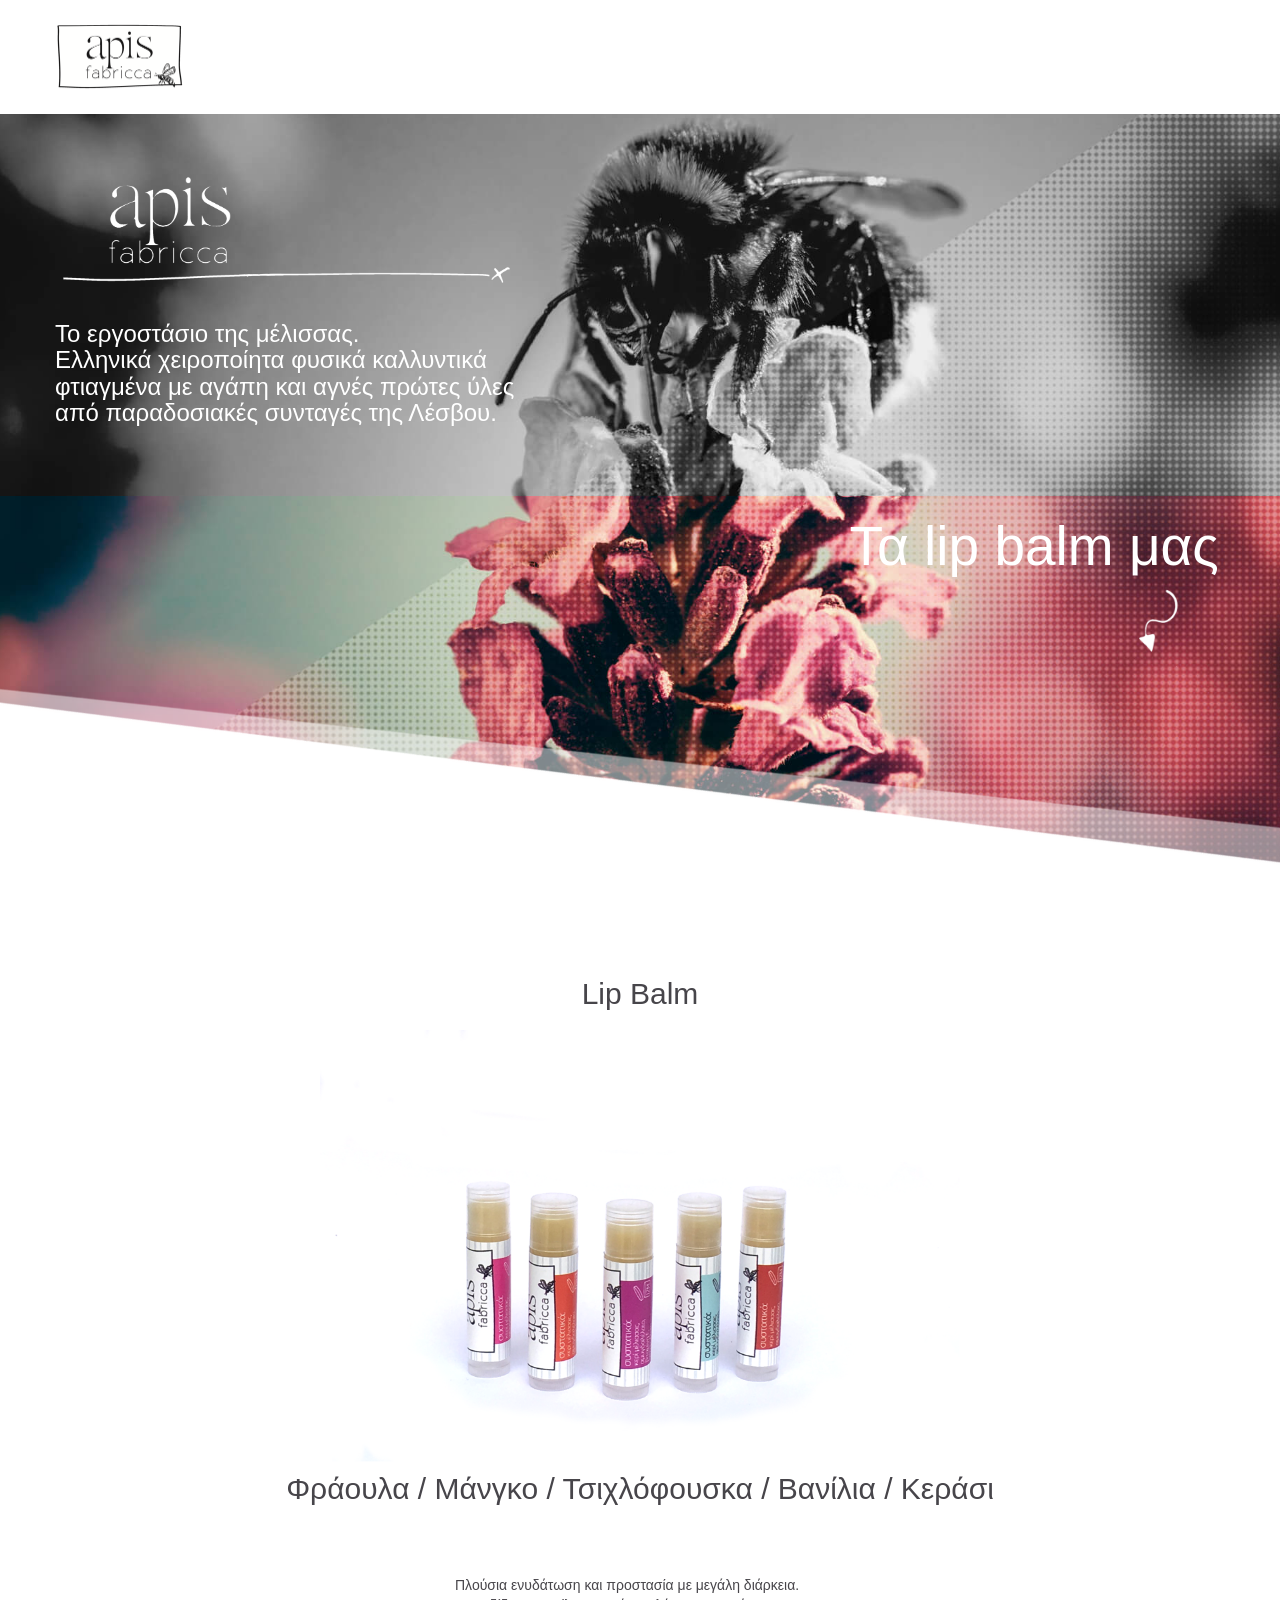
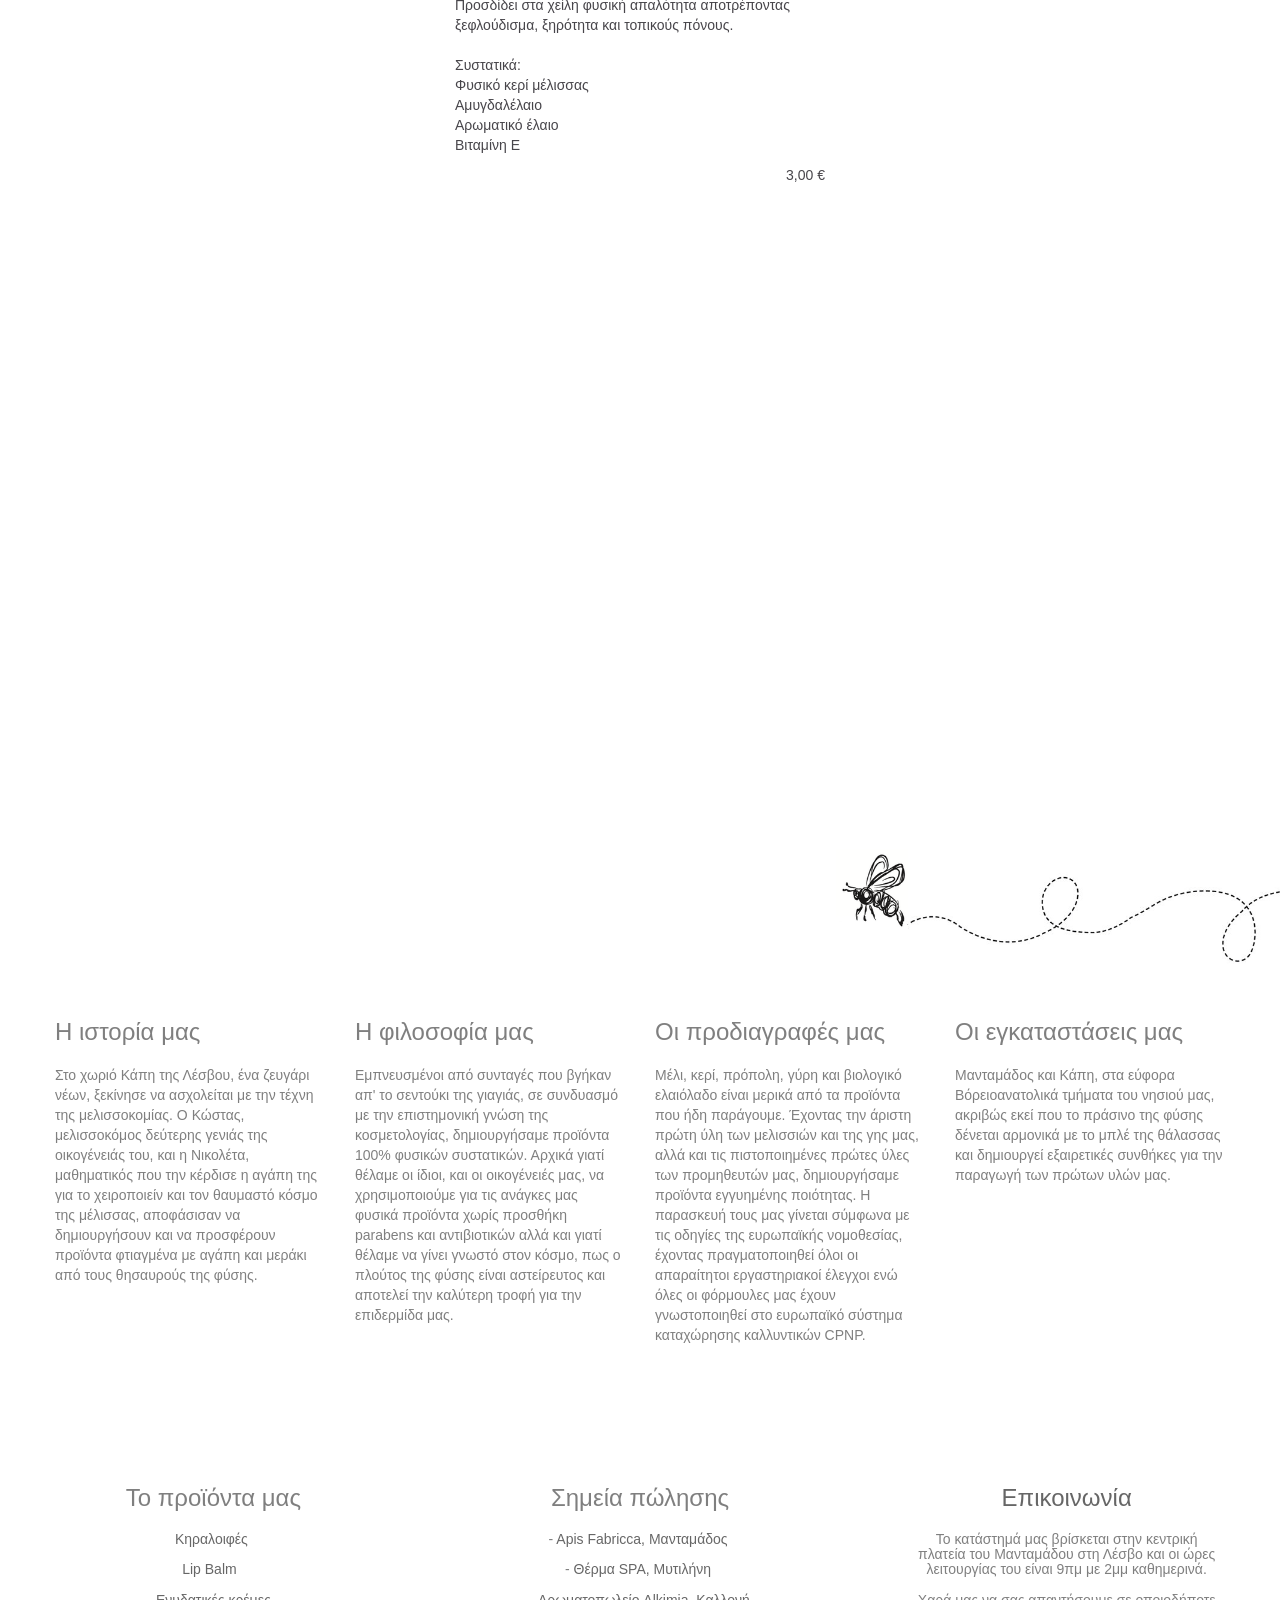
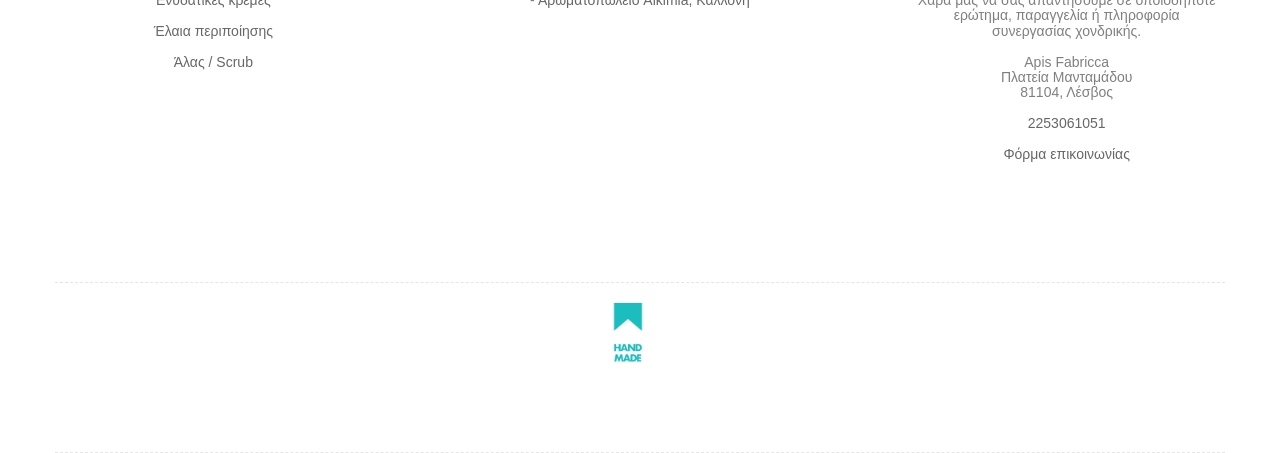
<file: v2/lipbalm.html>
<!doctype html><html><head> <meta charset="utf-8"> <meta name="keywords" content=""> <meta name="description" content=""> <meta name="viewport" content="width=device-width, initial-scale=1, user-scalable=0"> <link rel="shortcut icon" type="image/png" href="favicon.png"> <link rel="stylesheet" type="text/css" href="./css/bootstrap.min.css"><link rel="stylesheet" type="text/css" href="style.css"><link rel="stylesheet" href="./css/font-awesome.min.css"> <script src="./js/jquery-2.1.0.min.js"></script><script src="./js/bootstrap.min.js"></script><script src="./js/blocs.min.js"></script> <title>LIPBALM</title> <!-- Google Analytics --> <script>  (function(i,s,o,g,r,a,m){i['GoogleAnalyticsObject']=r;i[r]=i[r]||function(){  (i[r].q=i[r].q||[]).push(arguments)},i[r].l=1*new Date();a=s.createElement(o),  m=s.getElementsByTagName(o)[0];a.async=1;a.src=g;m.parentNode.insertBefore(a,m)  })(window,document,'script','https://www.google-analytics.com/analytics.js','ga');  ga('create', 'UA-100003004-1', 'auto');  ga('send', 'pageview');</script><!-- Google Analytics END --> </head><body><!-- Main container --><div class="page-container"> <!-- bloc-28 --><div class="bloc bgc-white l-bloc" id="bloc-28"><div class="container bloc-sm"><nav class="navbar row"><div class="navbar-header"><a class="navbar-brand" href="index.html"><img src="img/apis-logo256.png" alt="logo" width="128" height="66" /></a><button id="nav-toggle" type="button" class="ui-navbar-toggle navbar-toggle" data-toggle="collapse" data-target=".navbar-1"><span class="sr-only">Toggle navigation</span><span class="icon-bar"></span><span class="icon-bar"></span><span class="icon-bar"></span></button></div><div class="collapse navbar-collapse navbar-1"></div></nav></div></div><!-- bloc-28 END --><!-- bloc-29 --><div class="bloc bg-welcome-hero-image1920ΒΚ-cmprssd b-parallax hidden-xs hidden-sm bgc-white l-bloc" id="bloc-29"><div class="container bloc-md"><div class="row row-no-gutters"><div class="col-sm-12"><img src="img/apis-logo-textonly.png" class="img-responsive" width="500" /><h3 class="mg-md  tc-white"><br>Το εργοστάσιο της μέλισσας.<br>Ελληνικά χειροποίητα&nbsp;φυσικά καλλυντικά <br>φτιαγμένα με αγάπη και αγνές πρώτες ύλες <br>από παραδοσιακές συνταγές&nbsp;της Λέσβου.</h3></div></div></div></div><!-- bloc-29 END --><!-- bloc-30 --><div class="bloc b-parallax full-width-bloc bgc-white bg-welcome-hero-image1920-cmprssd hidden-sm hidden-xs l-bloc" id="bloc-30"><div class="container"><div class="row"><div class="col-sm-12"><h1 class="hero-bloc-text  text-right hidden-sm hidden-xs tc-white">Τα lip balm μας &nbsp; &nbsp;</h1><img src="img/Products-arrow.png" class="img-responsive pull-right" width="200" /><img src="img/Section-UP1.png" class="img-responsive" /></div></div></div></div><!-- bloc-30 END --><!-- bloc-31 --><div class="bloc bgc-white tc-outer-space l-bloc" id="bloc-31"><div class="container bloc-lg"><div class="row"><div class="col-sm-12"><h2 class="text-center mg-md ">Lip Balm</h2><img src="img/LB-GRP-1-960px.png" class="img-responsive center-block" width="640" /><h2 class="text-center mg-md ">Φράουλα / Μάνγκο / Τσιχλόφουσκα / Βανίλια / Κεράσι</h2><p><br><br></p><div class="row"><div class="col-sm-4"></div><div class="col-sm-4"><p>Πλούσια ενυδάτωση και προστασία με μεγάλη διάρκεια. Προσδίδει στα χείλη φυσική απαλότητα αποτρέποντας ξεφλούδισμα, ξηρότητα και τοπικούς πόνους.<br><br>Συστατικά: <br>Φυσικό κερί μέλισσας<br>Αμυγδαλέλαιο<br>Αρωματικό έλαιο<br>Βιταμίνη Ε<br></p><p class=" text-right">3,00 €</p></div><div class="col-sm-4"></div></div></div></div></div></div><!-- bloc-31 END --><!-- ScrollToTop Button --><a class="bloc-button btn btn-d scrollToTop" onclick="scrollToTarget('1')"><span class="fa fa-chevron-up"></span></a><!-- ScrollToTop Button END--><!-- Footer - bloc-49 --><div class="bloc hidden-xs hidden-sm full-width-bloc bg-welcome-hero-image1920-cmprssd b-parallax bgc-white l-bloc" id="bloc-49"><div class="container"><div class="row"><div class="col-sm-12"><img src="img/Section-UP2.png" class="img-responsive" /><img src="img/Section-DOWN2.png" class="img-responsive" /></div></div></div></div><!-- Footer - bloc-49 END --><!-- Footer - bloc-50 --><div class="bloc full-width-bloc bgc-white l-bloc" id="bloc-50"><div class="container bloc-sm"><div class="row row-no-gutters"><div class="col-sm-12"><img src="img/AP-FlyingBee-section.png" class="pull-right" height="120" /></div></div></div></div><!-- Footer - bloc-50 END --><!-- Footer - bloc-51 --><div class="bloc bgc-white l-bloc" id="bloc-51"><div class="container bloc-sm"><div class="row"><div class="col-sm-3"><h3 class="mg-md ">Η ιστορία μας</h3><p>Στο χωριό Κάπη της Λέσβου, ένα ζευγάρι νέων, ξεκίνησε να ασχολείται με την τέχνη της μελισσοκομίας. Ο Κώστας, μελισσοκόμος δεύτερης γενιάς της οικογένειάς του, και η Νικολέτα, μαθηματικός που την κέρδισε η αγάπη της για το χειροποιείν και τον θαυμαστό κόσμο της μέλισσας, αποφάσισαν να δημιουργήσουν και να προσφέρουν προϊόντα φτιαγμένα με αγάπη και μεράκι από τους θησαυρούς της φύσης.</p></div><div class="col-sm-3"><h3 class="mg-md ">Η φιλοσοφία μας</h3><p>Εμπνευσμένοι από συνταγές που βγήκαν απ' το σεντούκι της γιαγιάς, σε συνδυασμό με την επιστημονική γνώση της κοσμετολογίας, δημιουργήσαμε προϊόντα 100% φυσικών συστατικών. Αρχικά γιατί θέλαμε οι ίδιοι, και οι οικογένειές μας, να χρησιμοποιούμε για τις ανάγκες μας φυσικά προϊόντα χωρίς προσθήκη parabens και αντιβιοτικών αλλά και γιατί θέλαμε να γίνει γνωστό στον κόσμο, πως ο πλούτος της φύσης είναι αστείρευτος και αποτελεί την καλύτερη τροφή για την επιδερμίδα μας.</p></div><div class="col-sm-3"><h3 class="mg-md ">Οι προδιαγραφές μας</h3><p>Μέλι, κερί, πρόπολη, γύρη και βιολογικό ελαιόλαδο είναι μερικά από τα προϊόντα που ήδη παράγουμε. Έχοντας την άριστη πρώτη ύλη των μελισσιών και της γης μας, αλλά και τις πιστοποιημένες πρώτες ύλες των προμηθευτών μας, δημιουργήσαμε προϊόντα εγγυημένης ποιότητας.&nbsp;Η παρασκευή τους μας γίνεται σύμφωνα με τις οδηγίες της ευρωπαϊκής νομοθεσίας, έχοντας πραγματοποιηθεί όλοι οι απαραίτητοι εργαστηριακοί έλεγχοι ενώ όλες οι φόρμουλες μας έχουν γνωστοποιηθεί στο ευρωπαϊκό σύστημα καταχώρησης καλλυντικών CPNP.<br></p></div><div class="col-sm-3"><h3 class="mg-md ">Οι εγκαταστάσεις μας</h3><p>Μανταμάδος και Κάπη, στα εύφορα Βόρειοανατολικά τμήματα του νησιού μας, ακριβώς εκεί που το πράσινο της φύσης δένεται αρμονικά με το μπλέ της θάλασσας και δημιουργεί εξαιρετικές συνθήκες για την παραγωγή των πρώτων υλών μας. <br></p></div></div></div></div><!-- Footer - bloc-51 END --><!-- Bloc Group --><div class='bloc-group'><!-- Footer - bloc-52 --><div class="bloc bloc-tile-3 bgc-white l-bloc" id="bloc-52"><div class="container bloc-lg"><div class="row"><div class="col-sm-12"><h3 class="mg-md  text-center">Το προϊόντα μας</h3><h5 class="mg-md  text-center text-w-md"><a href="κηραλοιφες.html">Κηραλοιφές</a>&nbsp;<br> <br><a href="lipbalm.html">Lip Balm &nbsp; <br></a><br> <a href="ενυδατικες.html">Ενυδατικές κρέμες <br></a><br> <a href="ελαια.html">Έλαια περιποίησης <br></a><br><a href="scrub.html">Άλας / Scrub</a><br></h5></div></div></div></div><!-- Footer - bloc-52 END --><!-- Footer - bloc-53 --><div class="bloc bloc-tile-3 bgc-white l-bloc" id="bloc-53"><div class="container bloc-lg"><div class="row"><div class="col-sm-12"><h3 class="mg-md  text-center">Σημεία πώλησης</h3><h5 class="mg-md  text-center text-w-md">-&nbsp;<a href="http://www.apisfabricca.gr/">Apis Fabricca, Μανταμάδος</a>&nbsp;<br> <br>-&nbsp;<a href="http://thermaspalesvos.com">Θέρμα SPA, Μυτιλήνη</a>&nbsp; <br><br>-&nbsp;<a href="https://www.facebook.com/alkimia.arwmatopwleio/">Αρωματοπωλείο Alkimia, Καλλονή</a></h5></div></div></div></div><!-- Footer - bloc-53 END --><!-- Footer - bloc-54 --><div class="bloc bloc-tile-3 bgc-white l-bloc" id="bloc-54"><div class="container bloc-lg"><div class="row"><div class="col-sm-12"><h3 class="mg-md  text-center"><a href="επικοινωνια.html">Επικοινωνία</a><br></h3><h5 class="mg-md  text-center text-w-md">Το κατάστημά μας βρίσκεται στην κεντρική πλατεία του Μανταμάδου στη Λέσβο και οι ώρες λειτουργίας του είναι 9πμ με 2μμ καθημερινά. <br> <br>Χαρά μας να σας απαντήσουμε σε οποιοδήποτε ερώτημα, παραγγελία ή πληροφορία συνεργασίας χονδρικής.<br> <br>Apis Fabricca <br>Πλατεία Μανταμάδου<br>81104, Λέσβος <br> <br><a href="tel:2253061051">2253061051 <br></a> <br><a href="επικοινωνια.html">Φόρμα επικοινωνίας</a><br></h5></div></div></div></div><!-- Footer - bloc-54 END --></div><!-- Bloc Group END --><!-- Footer - bloc-55 --><div class="bloc bgc-white build-with-blocs-bloc d-bloc" id="bloc-55"><div class="container bloc-sm b-divider-dashed"><div class="row bgc-white"><div class="col-sm-12 text-center"><a href="https://www.madamadi.gr/" target="_blank"><img src="img/FOOTER-MADEWITHLOVE.png" class="center-block mg-sm" height="60" /></a><h6 class="mg-md  tc-tiffany-blue text-center"><br></h6><p class="text-center"><br></p></div></div></div></div><!-- Footer - bloc-55 END --></div><!-- Main container END --> </body></html>
</file>
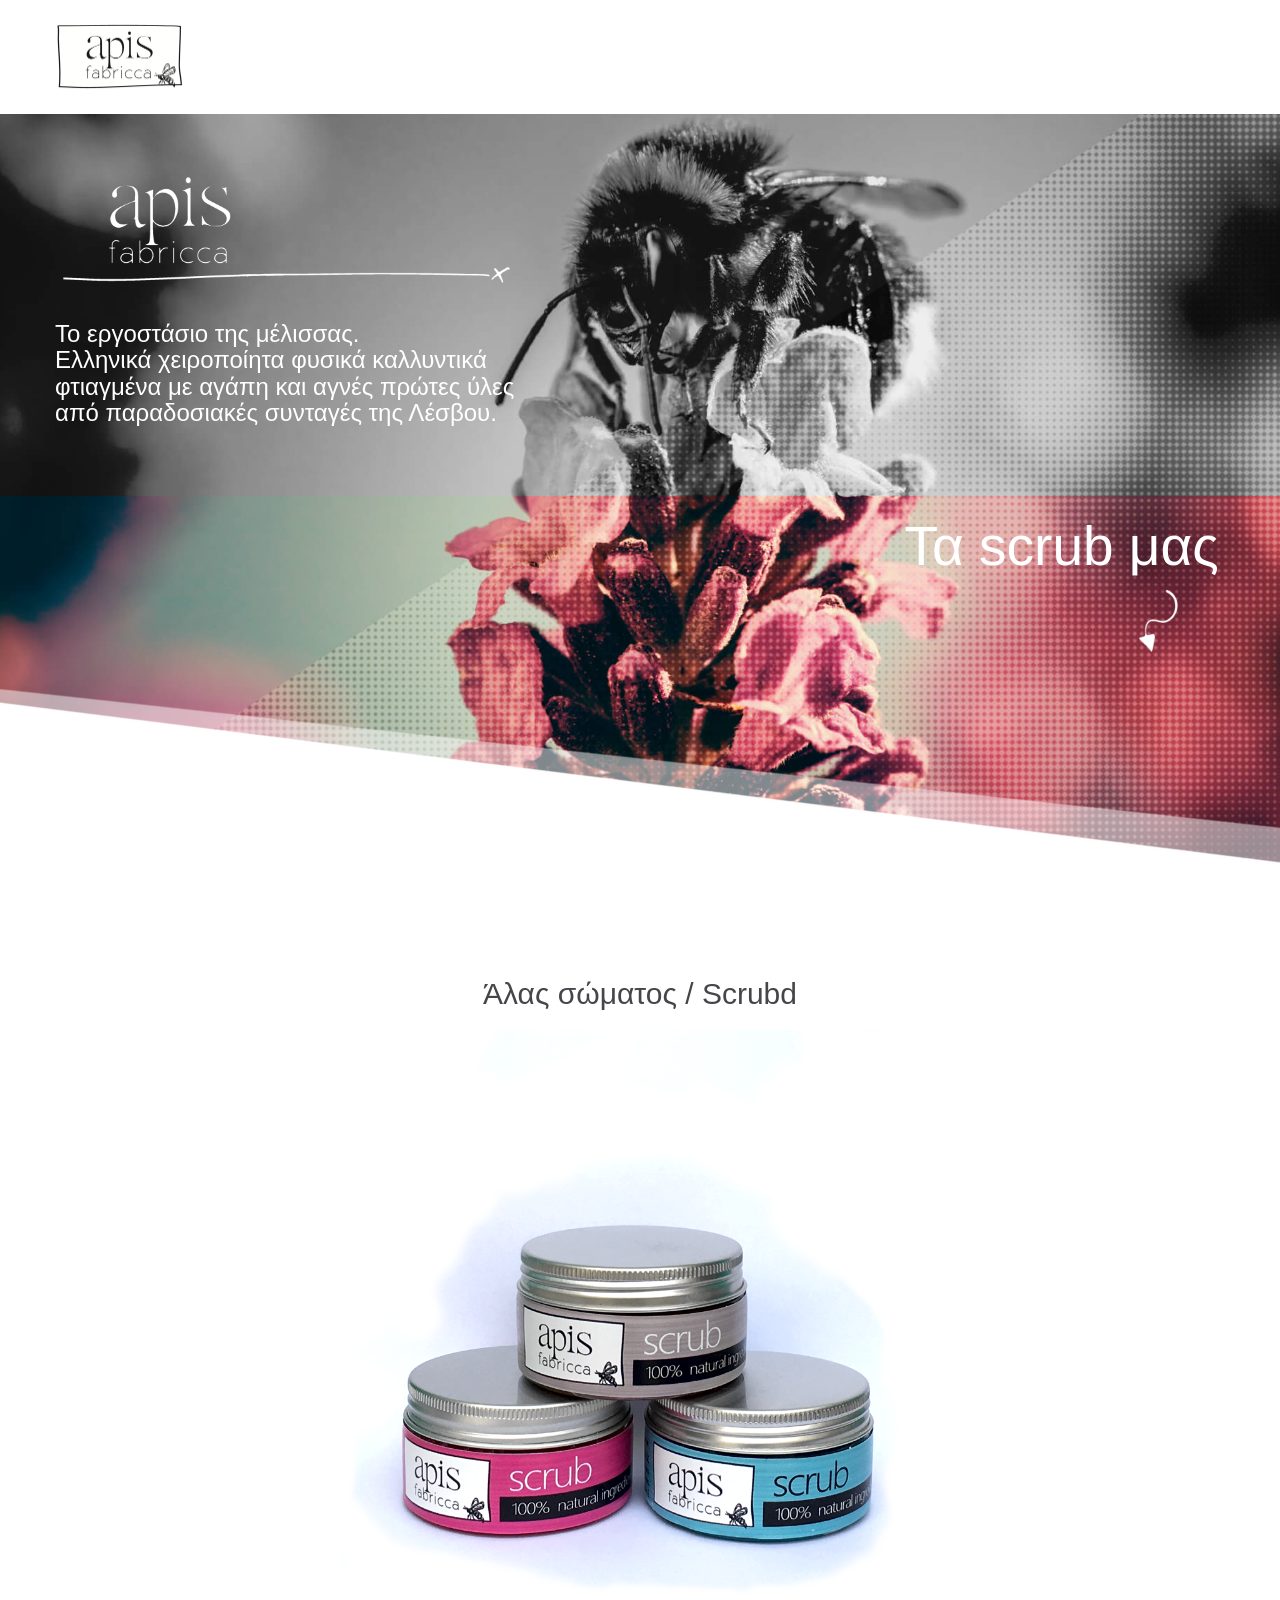
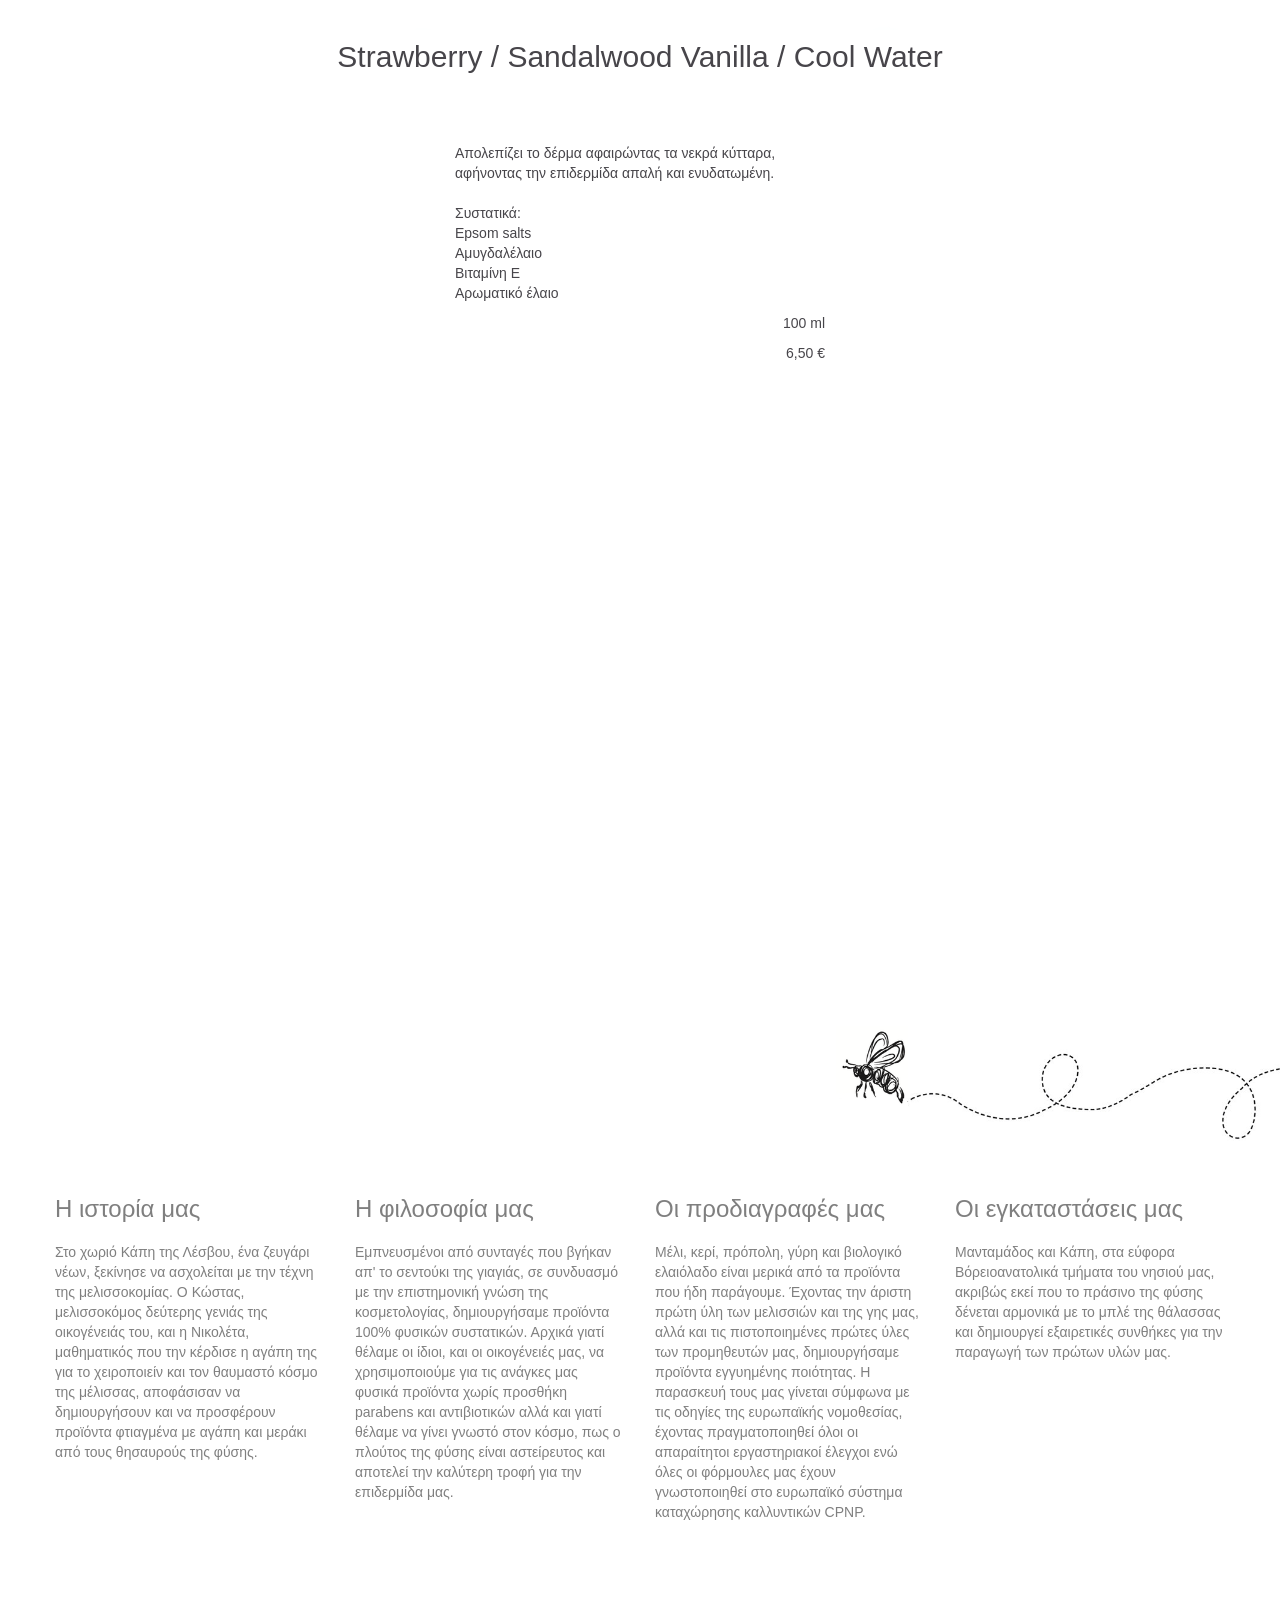
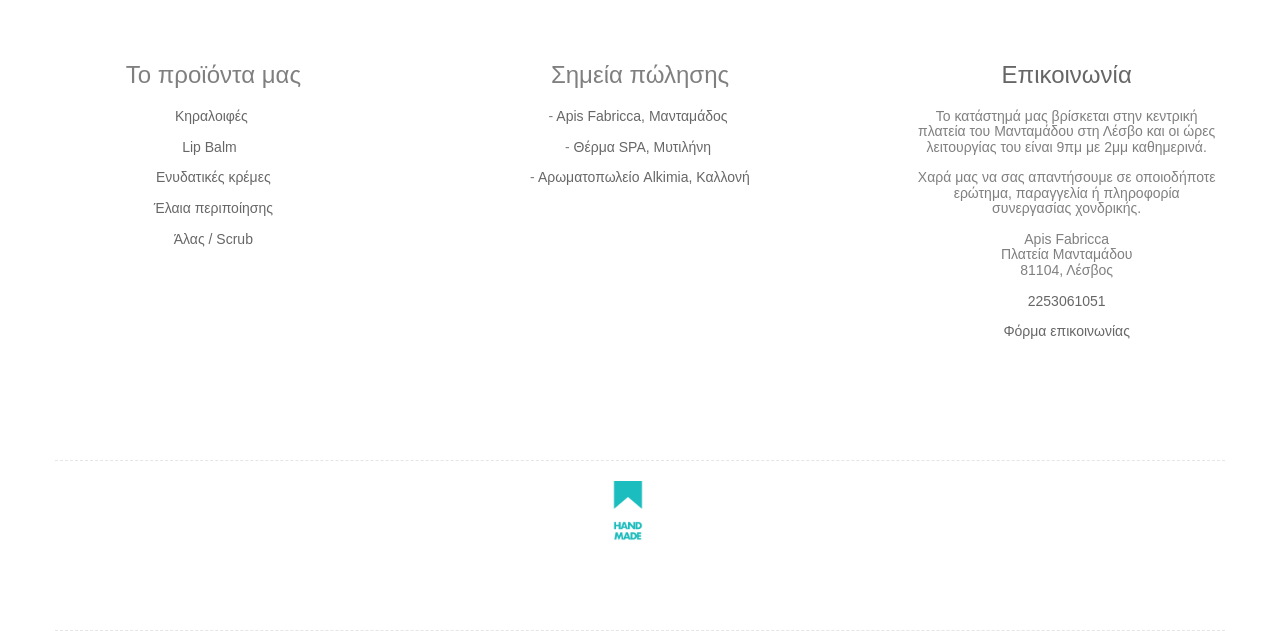
<file: v2/scrub.html>
<!doctype html><html><head> <meta charset="utf-8"> <meta name="keywords" content=""> <meta name="description" content=""> <meta name="viewport" content="width=device-width, initial-scale=1, user-scalable=0"> <link rel="shortcut icon" type="image/png" href="favicon.png"> <link rel="stylesheet" type="text/css" href="./css/bootstrap.min.css"><link rel="stylesheet" type="text/css" href="style.css"><link rel="stylesheet" href="./css/font-awesome.min.css"> <script src="./js/jquery-2.1.0.min.js"></script><script src="./js/bootstrap.min.js"></script><script src="./js/blocs.min.js"></script> <title>SCRUB</title> <!-- Google Analytics --> <script>  (function(i,s,o,g,r,a,m){i['GoogleAnalyticsObject']=r;i[r]=i[r]||function(){  (i[r].q=i[r].q||[]).push(arguments)},i[r].l=1*new Date();a=s.createElement(o),  m=s.getElementsByTagName(o)[0];a.async=1;a.src=g;m.parentNode.insertBefore(a,m)  })(window,document,'script','https://www.google-analytics.com/analytics.js','ga');  ga('create', 'UA-100003004-1', 'auto');  ga('send', 'pageview');</script><!-- Google Analytics END --> </head><body><!-- Main container --><div class="page-container"> <!-- bloc-40 --><div class="bloc bgc-white l-bloc" id="bloc-40"><div class="container bloc-sm"><nav class="navbar row"><div class="navbar-header"><a class="navbar-brand" href="index.html"><img src="img/apis-logo256.png" alt="logo" width="128" height="66" /></a><button id="nav-toggle" type="button" class="ui-navbar-toggle navbar-toggle" data-toggle="collapse" data-target=".navbar-1"><span class="sr-only">Toggle navigation</span><span class="icon-bar"></span><span class="icon-bar"></span><span class="icon-bar"></span></button></div><div class="collapse navbar-collapse navbar-1"></div></nav></div></div><!-- bloc-40 END --><!-- bloc-41 --><div class="bloc bg-welcome-hero-image1920ΒΚ-cmprssd b-parallax hidden-xs hidden-sm bgc-white l-bloc" id="bloc-41"><div class="container bloc-md"><div class="row row-no-gutters"><div class="col-sm-12"><img src="img/apis-logo-textonly.png" class="img-responsive" width="500" /><h3 class="mg-md  tc-white"><br>Το εργοστάσιο της μέλισσας.<br>Ελληνικά χειροποίητα&nbsp;φυσικά καλλυντικά <br>φτιαγμένα με αγάπη και αγνές πρώτες ύλες <br>από παραδοσιακές συνταγές&nbsp;της Λέσβου.</h3></div></div></div></div><!-- bloc-41 END --><!-- bloc-42 --><div class="bloc b-parallax full-width-bloc bgc-white bg-welcome-hero-image1920-cmprssd hidden-sm hidden-xs l-bloc" id="bloc-42"><div class="container"><div class="row"><div class="col-sm-12"><h1 class="hero-bloc-text  text-right hidden-sm hidden-xs tc-white">Τα scrub μας &nbsp; &nbsp;</h1><img src="img/Products-arrow.png" class="img-responsive pull-right" width="200" /><img src="img/Section-UP1.png" class="img-responsive" /></div></div></div></div><!-- bloc-42 END --><!-- bloc-43 --><div class="bloc bgc-white tc-outer-space" id="bloc-43"><div class="container bloc-lg"><div class="row"><div class="col-sm-12"><h2 class="text-center mg-md ">Άλας σώματος / Scrubd</h2><img src="img/SCR-GRP-1-960px.png" class="img-responsive center-block" width="600" /><h2 class="text-center mg-md ">Strawberry / Sandalwood Vanilla / Cool Water</h2><p><br><br></p><div class="row"><div class="col-sm-4"></div><div class="col-sm-4"><p>Απολεπίζει το δέρμα αφαιρώντας τα νεκρά κύτταρα, αφήνοντας την επιδερμίδα απαλή και ενυδατωμένη. <br><br>Συστατικά: <br>Εpsom salts<br>Αμυγδαλέλαιο<br>Βιταμίνη Ε<br>Αρωματικό έλαιο<br></p><p class=" text-right">100 ml</p><p class=" text-right">6,50 €</p></div><div class="col-sm-4"></div></div></div></div></div></div><!-- bloc-43 END --><!-- ScrollToTop Button --><a class="bloc-button btn btn-d scrollToTop" onclick="scrollToTarget('1')"><span class="fa fa-chevron-up"></span></a><!-- ScrollToTop Button END--><!-- Footer - bloc-49 --><div class="bloc hidden-xs hidden-sm full-width-bloc bg-welcome-hero-image1920-cmprssd b-parallax bgc-white l-bloc" id="bloc-49"><div class="container"><div class="row"><div class="col-sm-12"><img src="img/Section-UP2.png" class="img-responsive" /><img src="img/Section-DOWN2.png" class="img-responsive" /></div></div></div></div><!-- Footer - bloc-49 END --><!-- Footer - bloc-50 --><div class="bloc full-width-bloc bgc-white l-bloc" id="bloc-50"><div class="container bloc-sm"><div class="row row-no-gutters"><div class="col-sm-12"><img src="img/AP-FlyingBee-section.png" class="pull-right" height="120" /></div></div></div></div><!-- Footer - bloc-50 END --><!-- Footer - bloc-51 --><div class="bloc bgc-white l-bloc" id="bloc-51"><div class="container bloc-sm"><div class="row"><div class="col-sm-3"><h3 class="mg-md ">Η ιστορία μας</h3><p>Στο χωριό Κάπη της Λέσβου, ένα ζευγάρι νέων, ξεκίνησε να ασχολείται με την τέχνη της μελισσοκομίας. Ο Κώστας, μελισσοκόμος δεύτερης γενιάς της οικογένειάς του, και η Νικολέτα, μαθηματικός που την κέρδισε η αγάπη της για το χειροποιείν και τον θαυμαστό κόσμο της μέλισσας, αποφάσισαν να δημιουργήσουν και να προσφέρουν προϊόντα φτιαγμένα με αγάπη και μεράκι από τους θησαυρούς της φύσης.</p></div><div class="col-sm-3"><h3 class="mg-md ">Η φιλοσοφία μας</h3><p>Εμπνευσμένοι από συνταγές που βγήκαν απ' το σεντούκι της γιαγιάς, σε συνδυασμό με την επιστημονική γνώση της κοσμετολογίας, δημιουργήσαμε προϊόντα 100% φυσικών συστατικών. Αρχικά γιατί θέλαμε οι ίδιοι, και οι οικογένειές μας, να χρησιμοποιούμε για τις ανάγκες μας φυσικά προϊόντα χωρίς προσθήκη parabens και αντιβιοτικών αλλά και γιατί θέλαμε να γίνει γνωστό στον κόσμο, πως ο πλούτος της φύσης είναι αστείρευτος και αποτελεί την καλύτερη τροφή για την επιδερμίδα μας.</p></div><div class="col-sm-3"><h3 class="mg-md ">Οι προδιαγραφές μας</h3><p>Μέλι, κερί, πρόπολη, γύρη και βιολογικό ελαιόλαδο είναι μερικά από τα προϊόντα που ήδη παράγουμε. Έχοντας την άριστη πρώτη ύλη των μελισσιών και της γης μας, αλλά και τις πιστοποιημένες πρώτες ύλες των προμηθευτών μας, δημιουργήσαμε προϊόντα εγγυημένης ποιότητας.&nbsp;Η παρασκευή τους μας γίνεται σύμφωνα με τις οδηγίες της ευρωπαϊκής νομοθεσίας, έχοντας πραγματοποιηθεί όλοι οι απαραίτητοι εργαστηριακοί έλεγχοι ενώ όλες οι φόρμουλες μας έχουν γνωστοποιηθεί στο ευρωπαϊκό σύστημα καταχώρησης καλλυντικών CPNP.<br></p></div><div class="col-sm-3"><h3 class="mg-md ">Οι εγκαταστάσεις μας</h3><p>Μανταμάδος και Κάπη, στα εύφορα Βόρειοανατολικά τμήματα του νησιού μας, ακριβώς εκεί που το πράσινο της φύσης δένεται αρμονικά με το μπλέ της θάλασσας και δημιουργεί εξαιρετικές συνθήκες για την παραγωγή των πρώτων υλών μας. <br></p></div></div></div></div><!-- Footer - bloc-51 END --><!-- Bloc Group --><div class='bloc-group'><!-- Footer - bloc-52 --><div class="bloc bloc-tile-3 bgc-white l-bloc" id="bloc-52"><div class="container bloc-lg"><div class="row"><div class="col-sm-12"><h3 class="mg-md  text-center">Το προϊόντα μας</h3><h5 class="mg-md  text-center text-w-md"><a href="κηραλοιφες.html">Κηραλοιφές</a>&nbsp;<br> <br><a href="lipbalm.html">Lip Balm &nbsp; <br></a><br> <a href="ενυδατικες.html">Ενυδατικές κρέμες <br></a><br> <a href="ελαια.html">Έλαια περιποίησης <br></a><br><a href="scrub.html">Άλας / Scrub</a><br></h5></div></div></div></div><!-- Footer - bloc-52 END --><!-- Footer - bloc-53 --><div class="bloc bloc-tile-3 bgc-white l-bloc" id="bloc-53"><div class="container bloc-lg"><div class="row"><div class="col-sm-12"><h3 class="mg-md  text-center">Σημεία πώλησης</h3><h5 class="mg-md  text-center text-w-md">-&nbsp;<a href="http://www.apisfabricca.gr/">Apis Fabricca, Μανταμάδος</a>&nbsp;<br> <br>-&nbsp;<a href="http://thermaspalesvos.com">Θέρμα SPA, Μυτιλήνη</a>&nbsp; <br><br>-&nbsp;<a href="https://www.facebook.com/alkimia.arwmatopwleio/">Αρωματοπωλείο Alkimia, Καλλονή</a></h5></div></div></div></div><!-- Footer - bloc-53 END --><!-- Footer - bloc-54 --><div class="bloc bloc-tile-3 bgc-white l-bloc" id="bloc-54"><div class="container bloc-lg"><div class="row"><div class="col-sm-12"><h3 class="mg-md  text-center"><a href="επικοινωνια.html">Επικοινωνία</a><br></h3><h5 class="mg-md  text-center text-w-md">Το κατάστημά μας βρίσκεται στην κεντρική πλατεία του Μανταμάδου στη Λέσβο και οι ώρες λειτουργίας του είναι 9πμ με 2μμ καθημερινά. <br> <br>Χαρά μας να σας απαντήσουμε σε οποιοδήποτε ερώτημα, παραγγελία ή πληροφορία συνεργασίας χονδρικής.<br> <br>Apis Fabricca <br>Πλατεία Μανταμάδου<br>81104, Λέσβος <br> <br><a href="tel:2253061051">2253061051 <br></a> <br><a href="επικοινωνια.html">Φόρμα επικοινωνίας</a><br></h5></div></div></div></div><!-- Footer - bloc-54 END --></div><!-- Bloc Group END --><!-- Footer - bloc-55 --><div class="bloc bgc-white build-with-blocs-bloc d-bloc" id="bloc-55"><div class="container bloc-sm b-divider-dashed"><div class="row bgc-white"><div class="col-sm-12 text-center"><a href="https://www.madamadi.gr/" target="_blank"><img src="img/FOOTER-MADEWITHLOVE.png" class="center-block mg-sm" height="60" /></a><h6 class="mg-md  tc-tiffany-blue text-center"><br></h6><p class="text-center"><br></p></div></div></div></div><!-- Footer - bloc-55 END --></div><!-- Main container END --> </body></html>
</file>
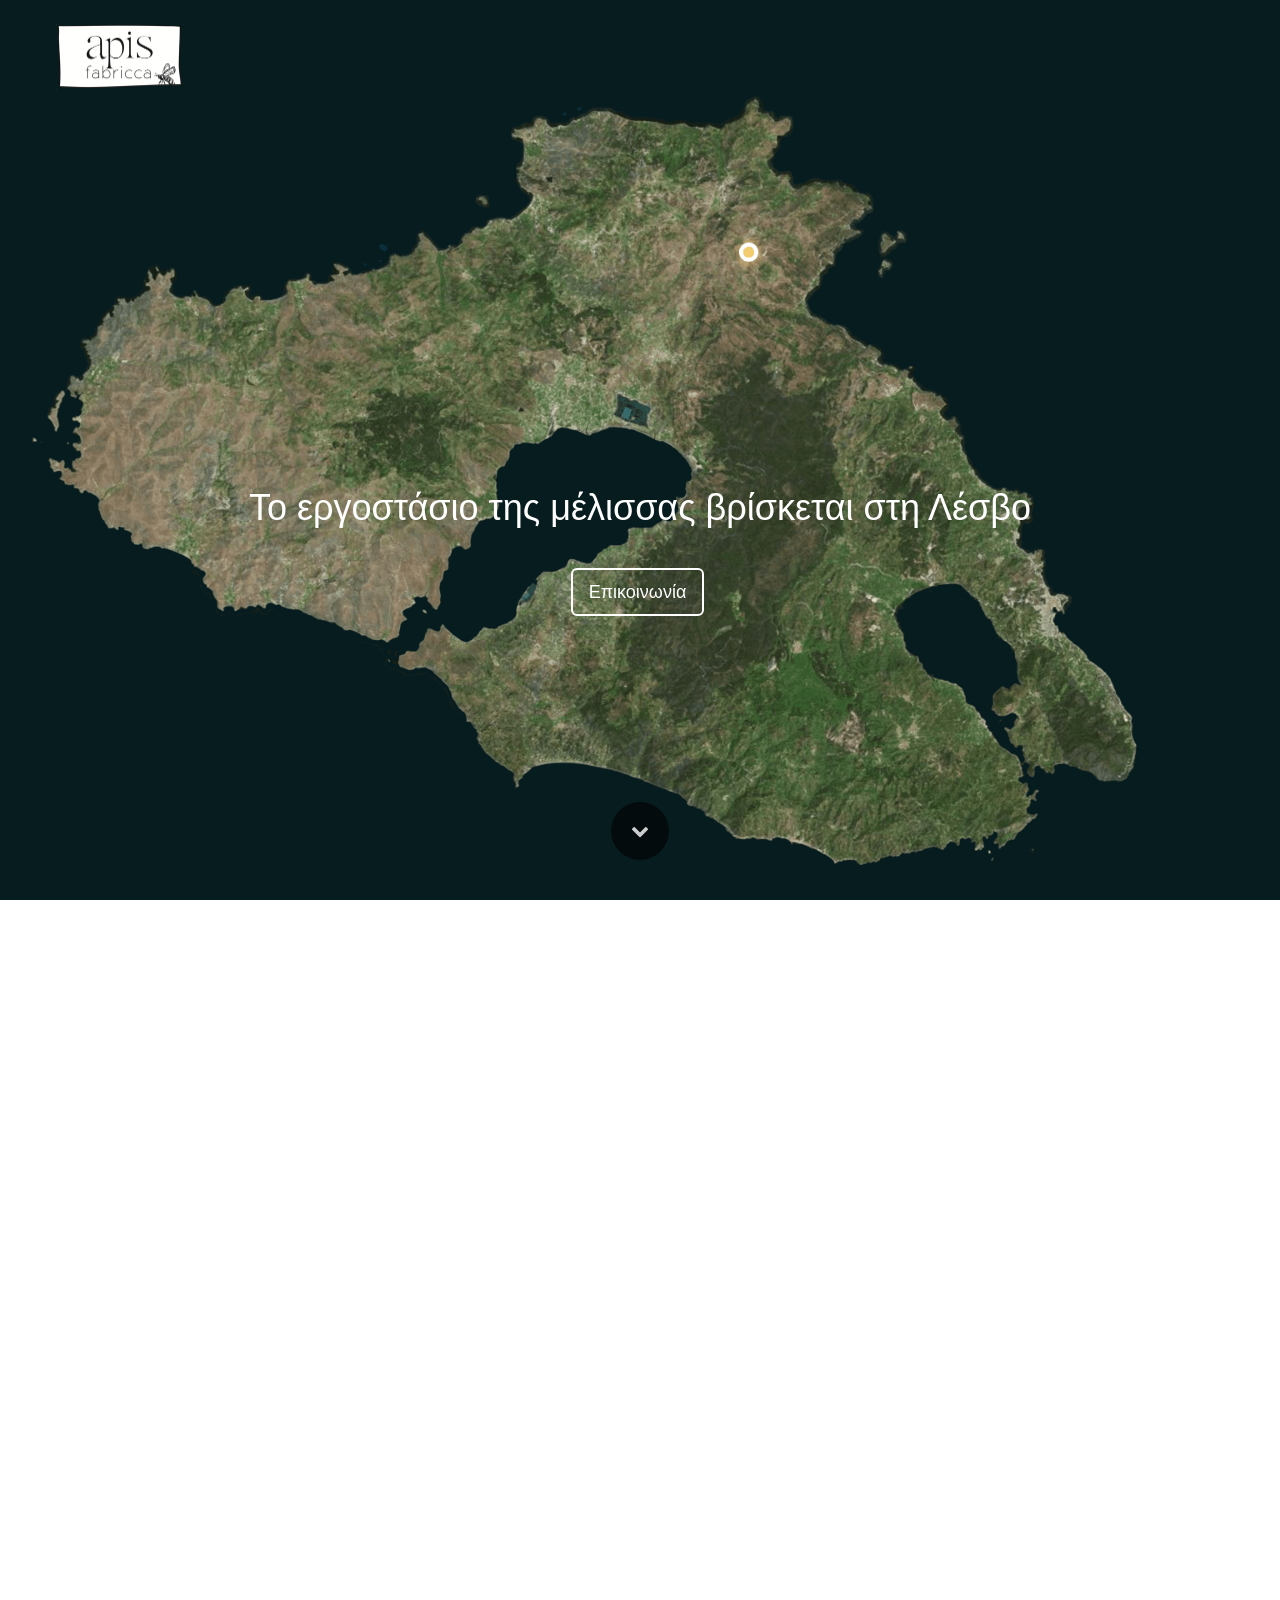
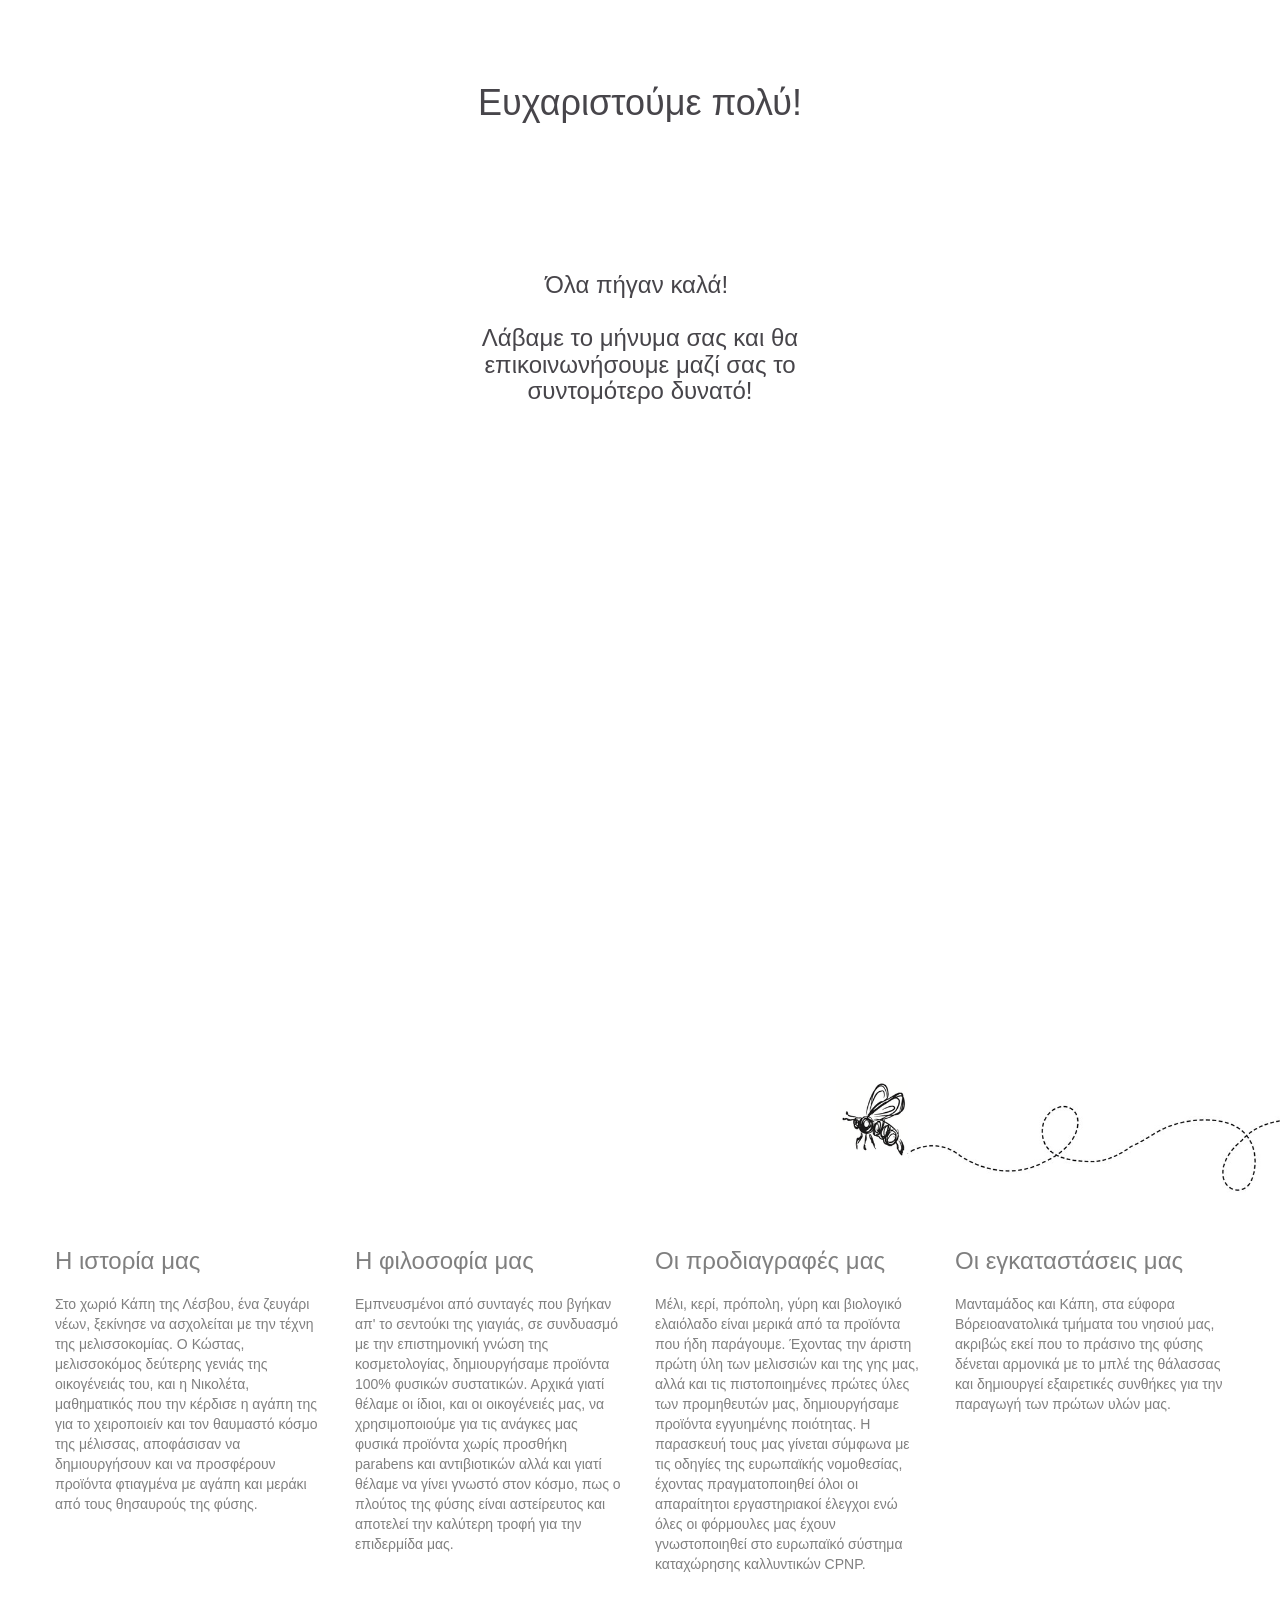
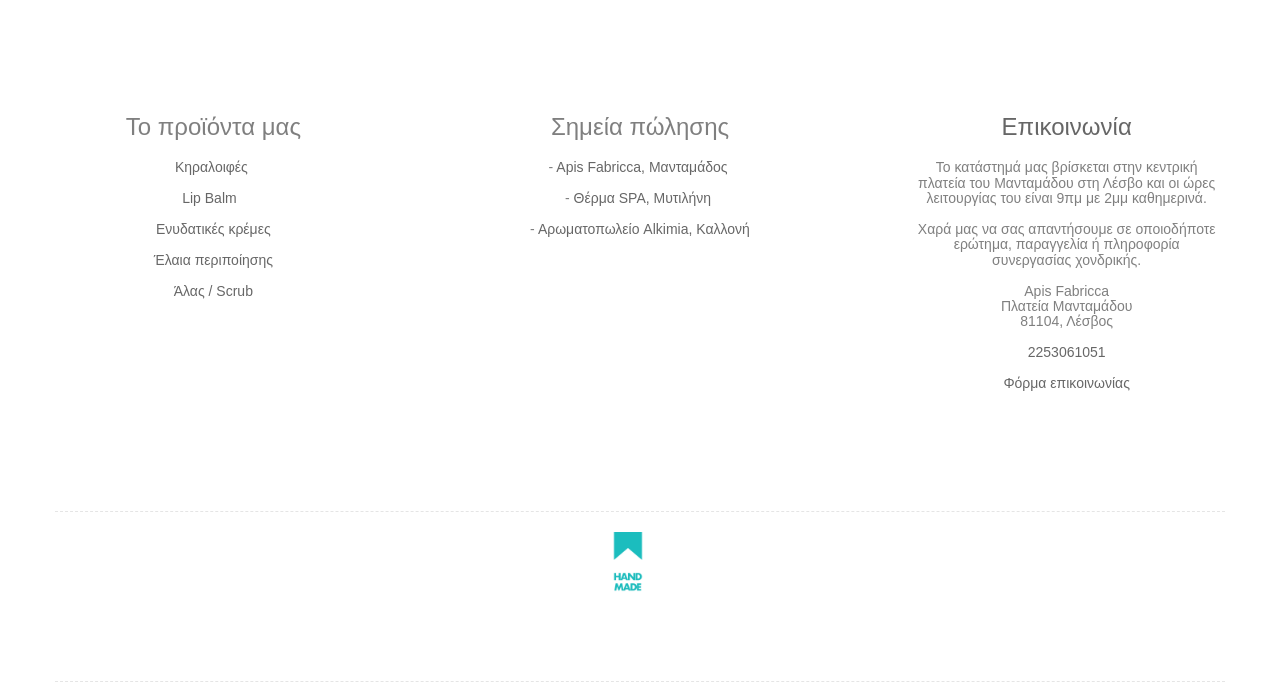
<file: v2/thanks.html>
<!doctype html><html><head> <meta charset="utf-8"> <meta name="keywords" content=""> <meta name="description" content=""> <meta name="viewport" content="width=device-width, initial-scale=1, user-scalable=0"> <link rel="shortcut icon" type="image/png" href="favicon.png"> <link rel="stylesheet" type="text/css" href="./css/bootstrap.min.css"><link rel="stylesheet" type="text/css" href="style.css"><link rel="stylesheet" href="./css/font-awesome.min.css"> <script src="./js/jquery-2.1.0.min.js"></script><script src="./js/bootstrap.min.js"></script><script src="./js/blocs.min.js"></script> <title>THANKS</title> <!-- Google Analytics --> <script>  (function(i,s,o,g,r,a,m){i['GoogleAnalyticsObject']=r;i[r]=i[r]||function(){  (i[r].q=i[r].q||[]).push(arguments)},i[r].l=1*new Date();a=s.createElement(o),  m=s.getElementsByTagName(o)[0];a.async=1;a.src=g;m.parentNode.insertBefore(a,m)  })(window,document,'script','https://www.google-analytics.com/analytics.js','ga');  ga('create', 'UA-100003004-1', 'auto');  ga('send', 'pageview');</script><!-- Google Analytics END --> </head><body><!-- Main container --><div class="page-container"> <!-- bloc-44 --><div class="bloc bloc-fill-screen b-parallax bg-APIS-CONTACT-MAP-1920 bgc-white l-bloc" id="bloc-44"><div class="container fill-bloc-top-edge"><nav class="navbar row"><div class="navbar-header"><a class="navbar-brand" href="index.html"><img src="img/apis-logo256.png" alt="apis fabricca logo" width="128" height="66" /></a><button id="nav-toggle" type="button" class="ui-navbar-toggle navbar-toggle" data-toggle="collapse" data-target=".navbar-1"><span class="sr-only">Toggle navigation</span><span class="icon-bar"></span><span class="icon-bar"></span><span class="icon-bar"></span></button></div><div class="collapse navbar-collapse navbar-1 special-dropdown-nav"></div></nav></div><div class="container"><div class="row"><div class="col-sm-12"><h1 class="text-center hero-bloc-text"><br></h1><h3 class="text-center mg-lg hero-bloc-text-sub  tc-white"><br> <br> <br>Το εργοστάσιο της μέλισσας βρίσκεται στη Λέσβο</h3><div class="text-center"><a class="btn-wire btn wire-btn-white btn-lg hidden-sm hidden-xs" onclick="scrollToTarget('#bloc-22')">Επικοινωνία</a></div><div class="text-center"><a class="btn-wire btn wire-btn-white btn-lg hidden-lg hidden-md" onclick="scrollToTarget('#bloc-24')">Επικοινωνία</a></div></div></div></div><div class="container fill-bloc-bottom-edge"><div class="row"><div class="col-sm-12"><a id="scroll-hero" class="blocs-hero-btn-dwn" href="#"><span class="fa fa-chevron-down"></span></a></div></div></div></div><!-- bloc-44 END --><!-- bloc-45 --><div class="bloc b-parallax hidden-xs hidden-sm bgc-white bg-APIS-CONTACT-BW-MAP-1920 l-bloc" id="bloc-45"><div class="container bloc-md"><div class="row row-no-gutters"><div class="col-sm-12"><img src="img/apis-logo-textonly.png" class="img-responsive" width="500" /><h3 class="mg-md  tc-white"><br>Το εργοστάσιο της μέλισσας.<br>Ελληνικά χειροποίητα&nbsp;φυσικά καλλυντικά <br>φτιαγμένα με αγάπη και αγνές πρώτες ύλες <br>από παραδοσιακές συνταγές&nbsp;της Λέσβου.</h3></div></div></div></div><!-- bloc-45 END --><!-- bloc-46 --><div class="bloc b-parallax full-width-bloc hidden-sm hidden-xs bgc-white bg-APIS-CONTACT-MAP-1920 l-bloc" id="bloc-46"><div class="container"><div class="row"><div class="col-sm-12"><h1 class="hero-bloc-text  text-right hidden-sm hidden-xs tc-white">Επικοινωνία &nbsp; &nbsp;</h1><img src="img/Products-arrow.png" class="img-responsive pull-right" width="200" /><img src="img/Section-UP1.png" class="img-responsive" /></div></div></div></div><!-- bloc-46 END --><!-- bloc-47 --><div class="bloc bgc-white l-bloc" id="bloc-47"><div class="container bloc-sm"><div class="row"><div class="col-sm-12"><h1 class="mg-md  tc-outer-space text-center">Ευχαριστούμε πολύ!</h1></div></div></div></div><!-- bloc-47 END --><!-- bloc-48 --><div class="bloc l-bloc bgc-white" id="bloc-48"><div class="container bloc-lg"><div class="row"><div class="col-sm-4"><div class="row"><div class="col-sm-12"></div></div></div><div class="col-sm-4"><h3 class="mg-md  text-center tc-outer-space">Όλα πήγαν καλά!&nbsp;<br> <br>Λάβαμε το μήνυμα σας και θα επικοινωνήσουμε μαζί σας το συντομότερο δυνατό!</h3></div><div class="col-sm-4"></div></div></div></div><!-- bloc-48 END --><!-- ScrollToTop Button --><a class="bloc-button btn btn-d scrollToTop" onclick="scrollToTarget('1')"><span class="fa fa-chevron-up"></span></a><!-- ScrollToTop Button END--><!-- Footer - bloc-49 --><div class="bloc hidden-xs hidden-sm full-width-bloc bg-welcome-hero-image1920-cmprssd b-parallax bgc-white l-bloc" id="bloc-49"><div class="container"><div class="row"><div class="col-sm-12"><img src="img/Section-UP2.png" class="img-responsive" /><img src="img/Section-DOWN2.png" class="img-responsive" /></div></div></div></div><!-- Footer - bloc-49 END --><!-- Footer - bloc-50 --><div class="bloc full-width-bloc bgc-white l-bloc" id="bloc-50"><div class="container bloc-sm"><div class="row row-no-gutters"><div class="col-sm-12"><img src="img/AP-FlyingBee-section.png" class="pull-right" height="120" /></div></div></div></div><!-- Footer - bloc-50 END --><!-- Footer - bloc-51 --><div class="bloc bgc-white l-bloc" id="bloc-51"><div class="container bloc-sm"><div class="row"><div class="col-sm-3"><h3 class="mg-md ">Η ιστορία μας</h3><p>Στο χωριό Κάπη της Λέσβου, ένα ζευγάρι νέων, ξεκίνησε να ασχολείται με την τέχνη της μελισσοκομίας. Ο Κώστας, μελισσοκόμος δεύτερης γενιάς της οικογένειάς του, και η Νικολέτα, μαθηματικός που την κέρδισε η αγάπη της για το χειροποιείν και τον θαυμαστό κόσμο της μέλισσας, αποφάσισαν να δημιουργήσουν και να προσφέρουν προϊόντα φτιαγμένα με αγάπη και μεράκι από τους θησαυρούς της φύσης.</p></div><div class="col-sm-3"><h3 class="mg-md ">Η φιλοσοφία μας</h3><p>Εμπνευσμένοι από συνταγές που βγήκαν απ' το σεντούκι της γιαγιάς, σε συνδυασμό με την επιστημονική γνώση της κοσμετολογίας, δημιουργήσαμε προϊόντα 100% φυσικών συστατικών. Αρχικά γιατί θέλαμε οι ίδιοι, και οι οικογένειές μας, να χρησιμοποιούμε για τις ανάγκες μας φυσικά προϊόντα χωρίς προσθήκη parabens και αντιβιοτικών αλλά και γιατί θέλαμε να γίνει γνωστό στον κόσμο, πως ο πλούτος της φύσης είναι αστείρευτος και αποτελεί την καλύτερη τροφή για την επιδερμίδα μας.</p></div><div class="col-sm-3"><h3 class="mg-md ">Οι προδιαγραφές μας</h3><p>Μέλι, κερί, πρόπολη, γύρη και βιολογικό ελαιόλαδο είναι μερικά από τα προϊόντα που ήδη παράγουμε. Έχοντας την άριστη πρώτη ύλη των μελισσιών και της γης μας, αλλά και τις πιστοποιημένες πρώτες ύλες των προμηθευτών μας, δημιουργήσαμε προϊόντα εγγυημένης ποιότητας.&nbsp;Η παρασκευή τους μας γίνεται σύμφωνα με τις οδηγίες της ευρωπαϊκής νομοθεσίας, έχοντας πραγματοποιηθεί όλοι οι απαραίτητοι εργαστηριακοί έλεγχοι ενώ όλες οι φόρμουλες μας έχουν γνωστοποιηθεί στο ευρωπαϊκό σύστημα καταχώρησης καλλυντικών CPNP.<br></p></div><div class="col-sm-3"><h3 class="mg-md ">Οι εγκαταστάσεις μας</h3><p>Μανταμάδος και Κάπη, στα εύφορα Βόρειοανατολικά τμήματα του νησιού μας, ακριβώς εκεί που το πράσινο της φύσης δένεται αρμονικά με το μπλέ της θάλασσας και δημιουργεί εξαιρετικές συνθήκες για την παραγωγή των πρώτων υλών μας. <br></p></div></div></div></div><!-- Footer - bloc-51 END --><!-- Bloc Group --><div class='bloc-group'><!-- Footer - bloc-52 --><div class="bloc bloc-tile-3 bgc-white l-bloc" id="bloc-52"><div class="container bloc-lg"><div class="row"><div class="col-sm-12"><h3 class="mg-md  text-center">Το προϊόντα μας</h3><h5 class="mg-md  text-center text-w-md"><a href="κηραλοιφες.html">Κηραλοιφές</a>&nbsp;<br> <br><a href="lipbalm.html">Lip Balm &nbsp; <br></a><br> <a href="ενυδατικες.html">Ενυδατικές κρέμες <br></a><br> <a href="ελαια.html">Έλαια περιποίησης <br></a><br><a href="scrub.html">Άλας / Scrub</a><br></h5></div></div></div></div><!-- Footer - bloc-52 END --><!-- Footer - bloc-53 --><div class="bloc bloc-tile-3 bgc-white l-bloc" id="bloc-53"><div class="container bloc-lg"><div class="row"><div class="col-sm-12"><h3 class="mg-md  text-center">Σημεία πώλησης</h3><h5 class="mg-md  text-center text-w-md">-&nbsp;<a href="http://www.apisfabricca.gr/">Apis Fabricca, Μανταμάδος</a>&nbsp;<br> <br>-&nbsp;<a href="http://thermaspalesvos.com">Θέρμα SPA, Μυτιλήνη</a>&nbsp; <br><br>-&nbsp;<a href="https://www.facebook.com/alkimia.arwmatopwleio/">Αρωματοπωλείο Alkimia, Καλλονή</a></h5></div></div></div></div><!-- Footer - bloc-53 END --><!-- Footer - bloc-54 --><div class="bloc bloc-tile-3 bgc-white l-bloc" id="bloc-54"><div class="container bloc-lg"><div class="row"><div class="col-sm-12"><h3 class="mg-md  text-center"><a href="επικοινωνια.html">Επικοινωνία</a><br></h3><h5 class="mg-md  text-center text-w-md">Το κατάστημά μας βρίσκεται στην κεντρική πλατεία του Μανταμάδου στη Λέσβο και οι ώρες λειτουργίας του είναι 9πμ με 2μμ καθημερινά. <br> <br>Χαρά μας να σας απαντήσουμε σε οποιοδήποτε ερώτημα, παραγγελία ή πληροφορία συνεργασίας χονδρικής.<br> <br>Apis Fabricca <br>Πλατεία Μανταμάδου<br>81104, Λέσβος <br> <br><a href="tel:2253061051">2253061051 <br></a> <br><a href="επικοινωνια.html">Φόρμα επικοινωνίας</a><br></h5></div></div></div></div><!-- Footer - bloc-54 END --></div><!-- Bloc Group END --><!-- Footer - bloc-55 --><div class="bloc bgc-white build-with-blocs-bloc d-bloc" id="bloc-55"><div class="container bloc-sm b-divider-dashed"><div class="row bgc-white"><div class="col-sm-12 text-center"><a href="https://www.madamadi.gr/" target="_blank"><img src="img/FOOTER-MADEWITHLOVE.png" class="center-block mg-sm" height="60" /></a><h6 class="mg-md  tc-tiffany-blue text-center"><br></h6><p class="text-center"><br></p></div></div></div></div><!-- Footer - bloc-55 END --></div><!-- Main container END --> </body></html>
</file>
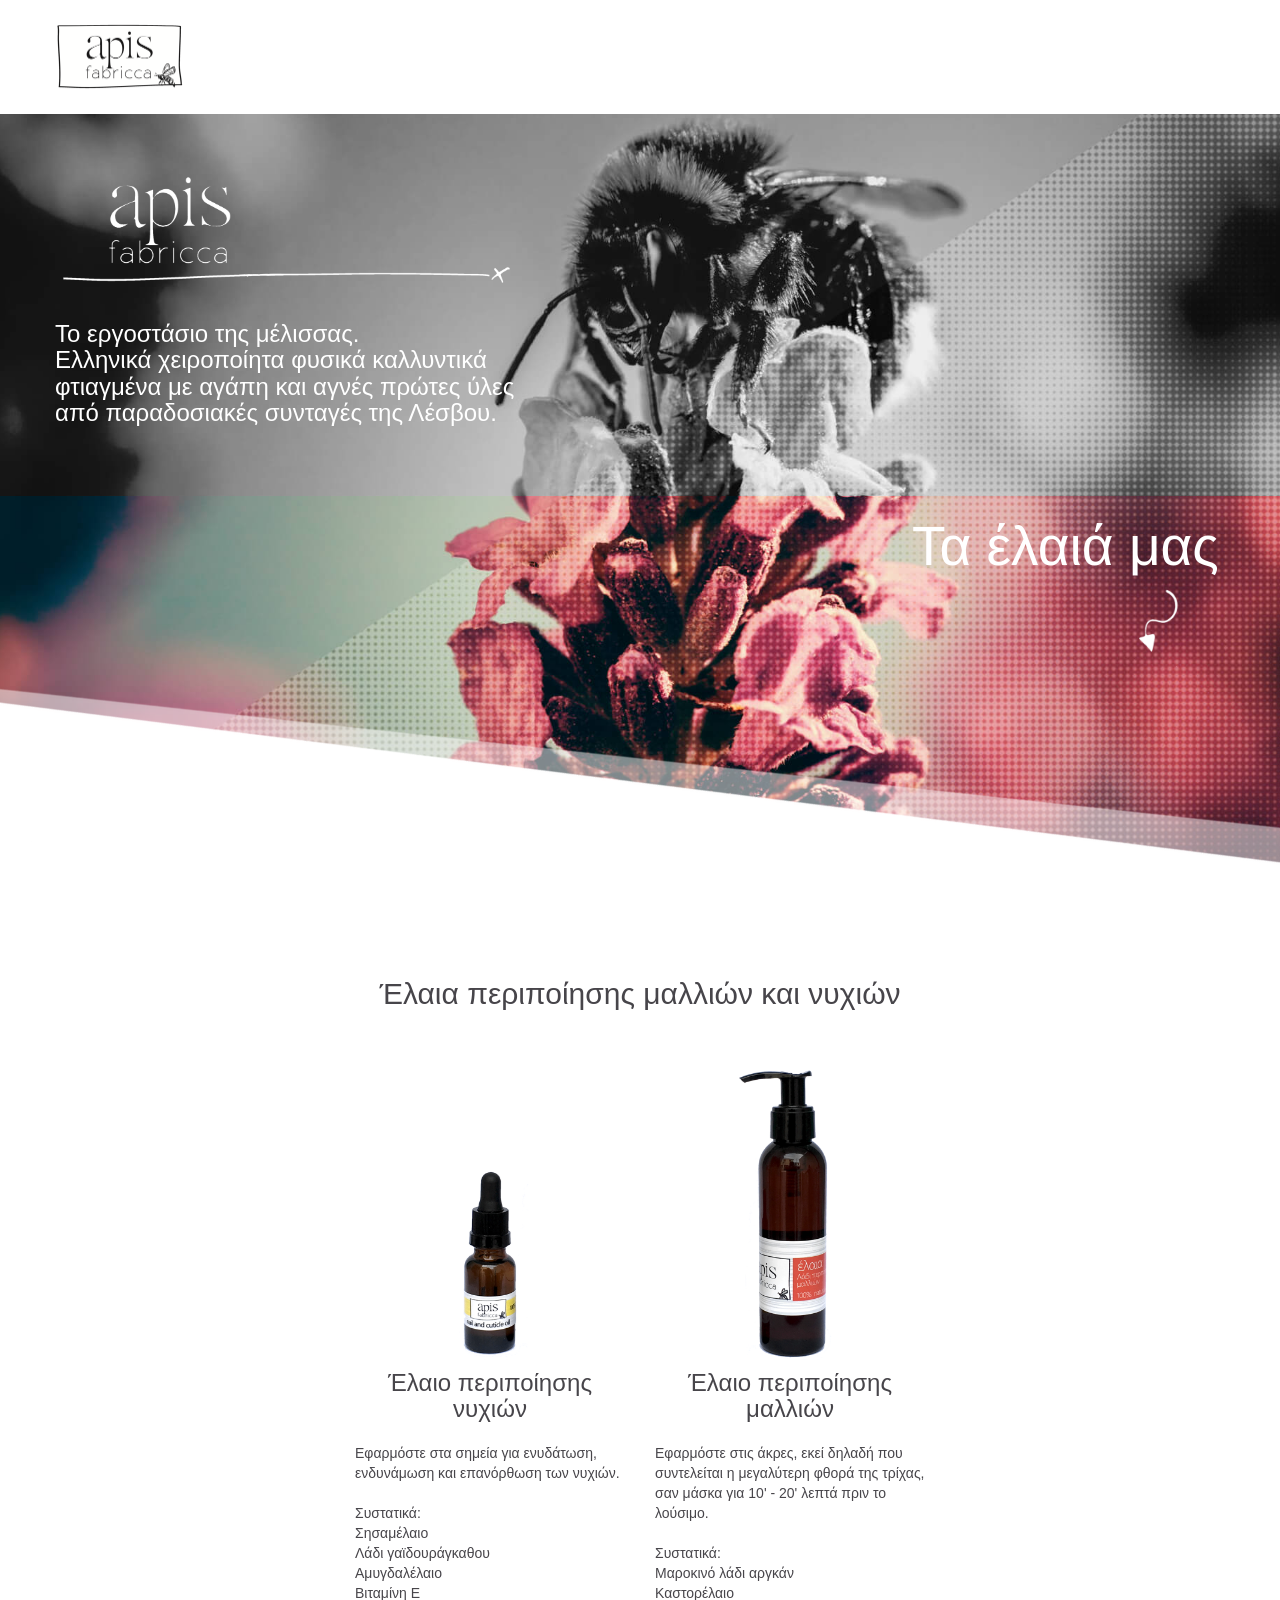
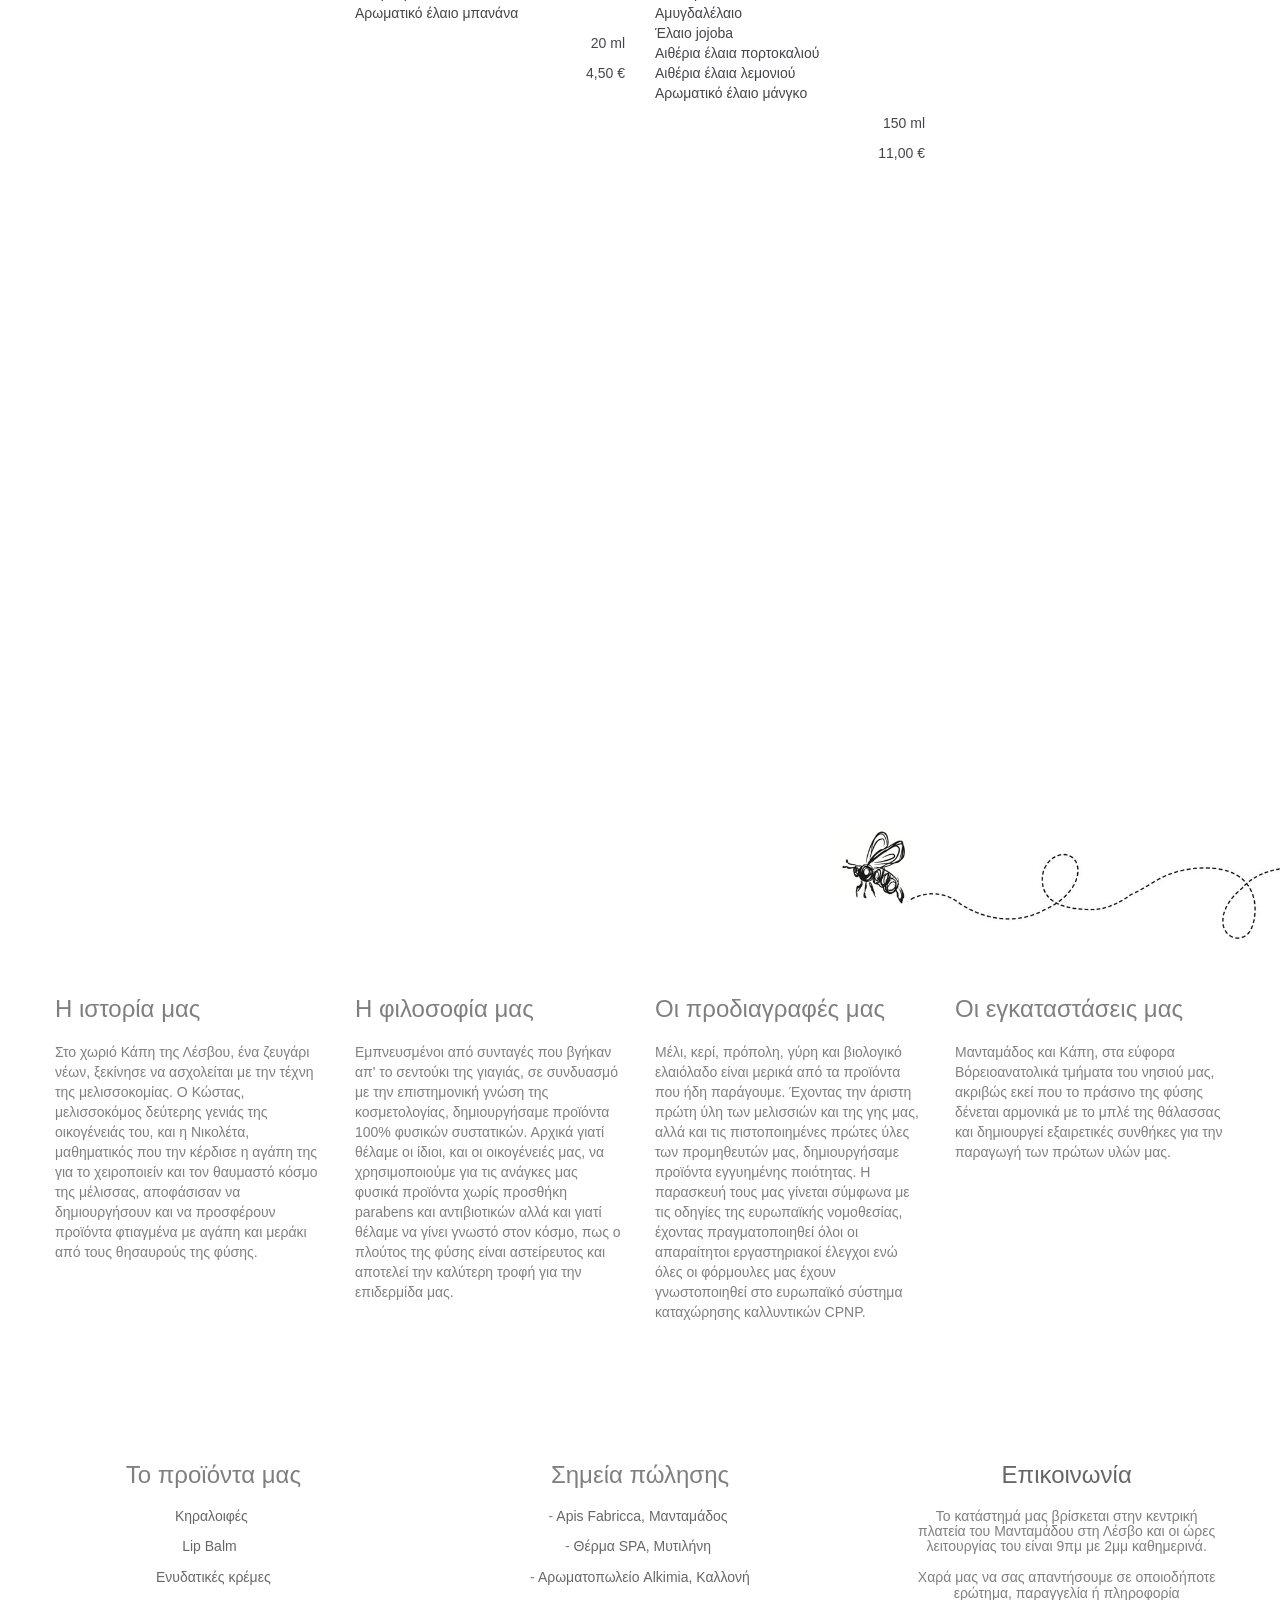
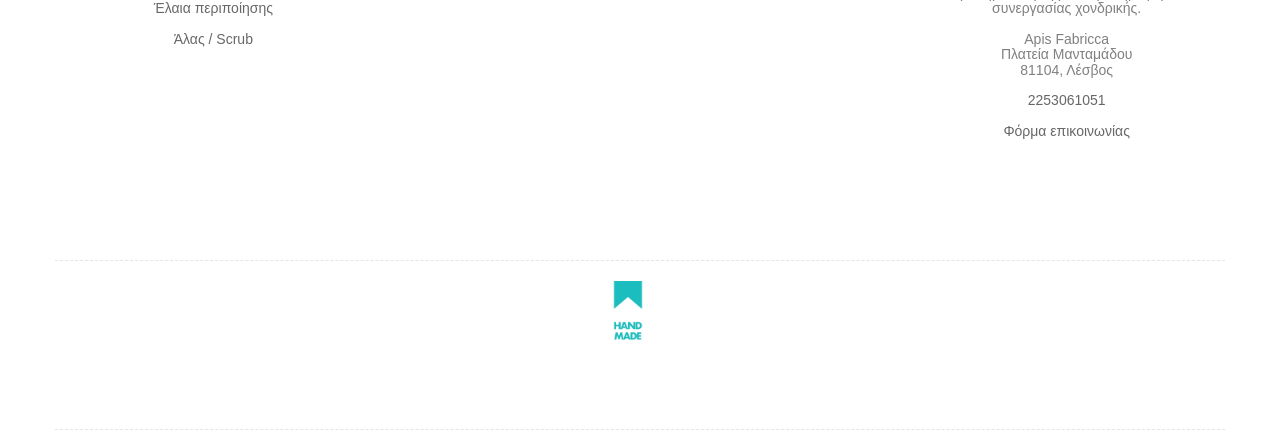
<file: v2/ελαια.html>
<!doctype html><html><head> <meta charset="utf-8"> <meta name="keywords" content=""> <meta name="description" content=""> <meta name="viewport" content="width=device-width, initial-scale=1, user-scalable=0"> <link rel="shortcut icon" type="image/png" href="favicon.png"> <link rel="stylesheet" type="text/css" href="./css/bootstrap.min.css"><link rel="stylesheet" type="text/css" href="style.css"><link rel="stylesheet" href="./css/font-awesome.min.css"> <script src="./js/jquery-2.1.0.min.js"></script><script src="./js/bootstrap.min.js"></script><script src="./js/blocs.min.js"></script> <title>ΕΛΑΙΑ</title> <!-- Google Analytics --> <script>  (function(i,s,o,g,r,a,m){i['GoogleAnalyticsObject']=r;i[r]=i[r]||function(){  (i[r].q=i[r].q||[]).push(arguments)},i[r].l=1*new Date();a=s.createElement(o),  m=s.getElementsByTagName(o)[0];a.async=1;a.src=g;m.parentNode.insertBefore(a,m)  })(window,document,'script','https://www.google-analytics.com/analytics.js','ga');  ga('create', 'UA-100003004-1', 'auto');  ga('send', 'pageview');</script><!-- Google Analytics END --> </head><body><!-- Main container --><div class="page-container"> <!-- bloc-36 --><div class="bloc bgc-white l-bloc" id="bloc-36"><div class="container bloc-sm"><nav class="navbar row"><div class="navbar-header"><a class="navbar-brand" href="index.html"><img src="img/apis-logo256.png" alt="logo" width="128" height="66" /></a><button id="nav-toggle" type="button" class="ui-navbar-toggle navbar-toggle" data-toggle="collapse" data-target=".navbar-1"><span class="sr-only">Toggle navigation</span><span class="icon-bar"></span><span class="icon-bar"></span><span class="icon-bar"></span></button></div><div class="collapse navbar-collapse navbar-1"></div></nav></div></div><!-- bloc-36 END --><!-- bloc-37 --><div class="bloc bg-welcome-hero-image1920ΒΚ-cmprssd b-parallax hidden-xs hidden-sm bgc-white l-bloc" id="bloc-37"><div class="container bloc-md"><div class="row row-no-gutters"><div class="col-sm-12"><img src="img/apis-logo-textonly.png" class="img-responsive" width="500" /><h3 class="mg-md  tc-white"><br>Το εργοστάσιο της μέλισσας.<br>Ελληνικά χειροποίητα&nbsp;φυσικά καλλυντικά <br>φτιαγμένα με αγάπη και αγνές πρώτες ύλες <br>από παραδοσιακές συνταγές&nbsp;της Λέσβου.</h3></div></div></div></div><!-- bloc-37 END --><!-- bloc-38 --><div class="bloc b-parallax full-width-bloc bgc-white bg-welcome-hero-image1920-cmprssd hidden-sm hidden-xs l-bloc" id="bloc-38"><div class="container"><div class="row"><div class="col-sm-12"><h1 class="hero-bloc-text  text-right tc-white hidden-sm hidden-xs">Τα έλαιά μας &nbsp; &nbsp;</h1><img src="img/Products-arrow.png" class="img-responsive pull-right" width="200" /><img src="img/Section-UP1.png" class="img-responsive" /></div></div></div></div><!-- bloc-38 END --><!-- bloc-39 --><div class="bloc bgc-white tc-outer-space" id="bloc-39"><div class="container bloc-lg"><div class="row"><div class="col-sm-12"><h2 class="text-center mg-md ">Έλαια περιποίησης μαλλιών και νυχιών</h2></div></div><div class="row voffset"><div class="col-sm-3"></div><div class="col-sm-3"><a href="#" data-lightbox="img/EL-N-1.png" data-gallery-id="gallery-1"><img src="img/EL-N-1.png" class="img-responsive" /></a><h3 class="mg-md  text-center">Έλαιο περιποίησης <br>νυχιών</h3><p>Εφαρμόστε στα σημεία για ενυδάτωση, ενδυνάμωση και επανόρθωση των νυχιών. <br> <br>Συστατικά: <br>Σησαμέλαιο<br>Λάδι γαϊδουράγκαθου<br>Αμυγδαλέλαιο<br>Βιταμίνη Ε<br>Αρωματικό έλαιο μπανάνα<br></p><p class=" text-right">20 ml<br></p><p class=" text-right">4,50 €<br></p></div><div class="col-sm-3"><a href="#" data-lightbox="img/EL-S-1.png" data-caption="Image description" data-gallery-id="gallery-1"><img src="img/EL-S-1.png" class="img-responsive" /></a><h3 class="mg-md  text-center">Έλαιο περιποίησης <br>μαλλιών</h3><p>Εφαρμόστε στις άκρες, εκεί δηλαδή που συντελείται η μεγαλύτερη φθορά της τρίχας, σαν μάσκα για 10' - 20' λεπτά πριν το λούσιμο. <br> <br>Συστατικά: <br>Μαροκινό λάδι αργκάν<br>Καστορέλαιο<br>Αμυγδαλέλαιο<br>Έλαιο jojoba<br>Αιθέρια έλαια πορτοκαλιού<br>Αιθέρια έλαια λεμονιού<br>Αρωματικό έλαιο μάνγκο<br></p><p class=" text-right">150 ml<br></p><p class=" text-right">11,00 €<br></p></div><div class="col-sm-3"></div></div></div></div><!-- bloc-39 END --><!-- ScrollToTop Button --><a class="bloc-button btn btn-d scrollToTop" onclick="scrollToTarget('1')"><span class="fa fa-chevron-up"></span></a><!-- ScrollToTop Button END--><!-- Footer - bloc-49 --><div class="bloc hidden-xs hidden-sm full-width-bloc bg-welcome-hero-image1920-cmprssd b-parallax bgc-white l-bloc" id="bloc-49"><div class="container"><div class="row"><div class="col-sm-12"><img src="img/Section-UP2.png" class="img-responsive" /><img src="img/Section-DOWN2.png" class="img-responsive" /></div></div></div></div><!-- Footer - bloc-49 END --><!-- Footer - bloc-50 --><div class="bloc full-width-bloc bgc-white l-bloc" id="bloc-50"><div class="container bloc-sm"><div class="row row-no-gutters"><div class="col-sm-12"><img src="img/AP-FlyingBee-section.png" class="pull-right" height="120" /></div></div></div></div><!-- Footer - bloc-50 END --><!-- Footer - bloc-51 --><div class="bloc bgc-white l-bloc" id="bloc-51"><div class="container bloc-sm"><div class="row"><div class="col-sm-3"><h3 class="mg-md ">Η ιστορία μας</h3><p>Στο χωριό Κάπη της Λέσβου, ένα ζευγάρι νέων, ξεκίνησε να ασχολείται με την τέχνη της μελισσοκομίας. Ο Κώστας, μελισσοκόμος δεύτερης γενιάς της οικογένειάς του, και η Νικολέτα, μαθηματικός που την κέρδισε η αγάπη της για το χειροποιείν και τον θαυμαστό κόσμο της μέλισσας, αποφάσισαν να δημιουργήσουν και να προσφέρουν προϊόντα φτιαγμένα με αγάπη και μεράκι από τους θησαυρούς της φύσης.</p></div><div class="col-sm-3"><h3 class="mg-md ">Η φιλοσοφία μας</h3><p>Εμπνευσμένοι από συνταγές που βγήκαν απ' το σεντούκι της γιαγιάς, σε συνδυασμό με την επιστημονική γνώση της κοσμετολογίας, δημιουργήσαμε προϊόντα 100% φυσικών συστατικών. Αρχικά γιατί θέλαμε οι ίδιοι, και οι οικογένειές μας, να χρησιμοποιούμε για τις ανάγκες μας φυσικά προϊόντα χωρίς προσθήκη parabens και αντιβιοτικών αλλά και γιατί θέλαμε να γίνει γνωστό στον κόσμο, πως ο πλούτος της φύσης είναι αστείρευτος και αποτελεί την καλύτερη τροφή για την επιδερμίδα μας.</p></div><div class="col-sm-3"><h3 class="mg-md ">Οι προδιαγραφές μας</h3><p>Μέλι, κερί, πρόπολη, γύρη και βιολογικό ελαιόλαδο είναι μερικά από τα προϊόντα που ήδη παράγουμε. Έχοντας την άριστη πρώτη ύλη των μελισσιών και της γης μας, αλλά και τις πιστοποιημένες πρώτες ύλες των προμηθευτών μας, δημιουργήσαμε προϊόντα εγγυημένης ποιότητας.&nbsp;Η παρασκευή τους μας γίνεται σύμφωνα με τις οδηγίες της ευρωπαϊκής νομοθεσίας, έχοντας πραγματοποιηθεί όλοι οι απαραίτητοι εργαστηριακοί έλεγχοι ενώ όλες οι φόρμουλες μας έχουν γνωστοποιηθεί στο ευρωπαϊκό σύστημα καταχώρησης καλλυντικών CPNP.<br></p></div><div class="col-sm-3"><h3 class="mg-md ">Οι εγκαταστάσεις μας</h3><p>Μανταμάδος και Κάπη, στα εύφορα Βόρειοανατολικά τμήματα του νησιού μας, ακριβώς εκεί που το πράσινο της φύσης δένεται αρμονικά με το μπλέ της θάλασσας και δημιουργεί εξαιρετικές συνθήκες για την παραγωγή των πρώτων υλών μας. <br></p></div></div></div></div><!-- Footer - bloc-51 END --><!-- Bloc Group --><div class='bloc-group'><!-- Footer - bloc-52 --><div class="bloc bloc-tile-3 bgc-white l-bloc" id="bloc-52"><div class="container bloc-lg"><div class="row"><div class="col-sm-12"><h3 class="mg-md  text-center">Το προϊόντα μας</h3><h5 class="mg-md  text-center text-w-md"><a href="κηραλοιφες.html">Κηραλοιφές</a>&nbsp;<br> <br><a href="lipbalm.html">Lip Balm &nbsp; <br></a><br> <a href="ενυδατικες.html">Ενυδατικές κρέμες <br></a><br> <a href="ελαια.html">Έλαια περιποίησης <br></a><br><a href="scrub.html">Άλας / Scrub</a><br></h5></div></div></div></div><!-- Footer - bloc-52 END --><!-- Footer - bloc-53 --><div class="bloc bloc-tile-3 bgc-white l-bloc" id="bloc-53"><div class="container bloc-lg"><div class="row"><div class="col-sm-12"><h3 class="mg-md  text-center">Σημεία πώλησης</h3><h5 class="mg-md  text-center text-w-md">-&nbsp;<a href="http://www.apisfabricca.gr/">Apis Fabricca, Μανταμάδος</a>&nbsp;<br> <br>-&nbsp;<a href="http://thermaspalesvos.com">Θέρμα SPA, Μυτιλήνη</a>&nbsp; <br><br>-&nbsp;<a href="https://www.facebook.com/alkimia.arwmatopwleio/">Αρωματοπωλείο Alkimia, Καλλονή</a></h5></div></div></div></div><!-- Footer - bloc-53 END --><!-- Footer - bloc-54 --><div class="bloc bloc-tile-3 bgc-white l-bloc" id="bloc-54"><div class="container bloc-lg"><div class="row"><div class="col-sm-12"><h3 class="mg-md  text-center"><a href="επικοινωνια.html">Επικοινωνία</a><br></h3><h5 class="mg-md  text-center text-w-md">Το κατάστημά μας βρίσκεται στην κεντρική πλατεία του Μανταμάδου στη Λέσβο και οι ώρες λειτουργίας του είναι 9πμ με 2μμ καθημερινά. <br> <br>Χαρά μας να σας απαντήσουμε σε οποιοδήποτε ερώτημα, παραγγελία ή πληροφορία συνεργασίας χονδρικής.<br> <br>Apis Fabricca <br>Πλατεία Μανταμάδου<br>81104, Λέσβος <br> <br><a href="tel:2253061051">2253061051 <br></a> <br><a href="επικοινωνια.html">Φόρμα επικοινωνίας</a><br></h5></div></div></div></div><!-- Footer - bloc-54 END --></div><!-- Bloc Group END --><!-- Footer - bloc-55 --><div class="bloc bgc-white build-with-blocs-bloc d-bloc" id="bloc-55"><div class="container bloc-sm b-divider-dashed"><div class="row bgc-white"><div class="col-sm-12 text-center"><a href="https://www.madamadi.gr/" target="_blank"><img src="img/FOOTER-MADEWITHLOVE.png" class="center-block mg-sm" height="60" /></a><h6 class="mg-md  tc-tiffany-blue text-center"><br></h6><p class="text-center"><br></p></div></div></div></div><!-- Footer - bloc-55 END --></div><!-- Main container END --> </body></html>
</file>
<file: style.css>
/*-----------------------------------------------------------------------------------
	    ApisFabricca-v2.5
        Built with Blocs
-----------------------------------------------------------------------------------*/

body{
	margin:0;
	padding:0;
    background:#FFF;
    overflow-x:hidden;
    -webkit-font-smoothing: antialiased;
    -moz-osx-font-smoothing: grayscale;
}
a,button{transition: all .3s ease-in-out;outline: none!important;} /* Prevent ugly blue glow on chrome and safari */
a:hover{text-decoration: none; cursor:pointer;}

#page-loading-blocs-notifaction{position: fixed;top: 0;bottom: 0;width: 100%;z-index:100000;background:#FFFFFF url("img/pageload-spinner.gif") no-repeat center center;}

/* = Blocs
-------------------------------------------------------------- */

.bloc{
	width:100%;
	clear:both;
	background: 50% 50% no-repeat;
	padding:0 50px;
	-webkit-background-size: cover;
	-moz-background-size: cover;
	-o-background-size: cover;
	background-size: cover;
	position:relative;
}
.bloc .container{
	padding-left:0;
	padding-right:0;
}


/* Sizes */

.bloc-lg{
	padding:100px 50px;
}
.bloc-md{
	padding:50px;
}
.bloc-sm{
	padding:20px 50px;
}

/* = Full Screen Blocs 
-------------------------------------------------------------- */

.bloc-fill-screen{
	padding-top:0;
	position: relative;
	height:100vh;
}
.bloc-fill-screen > .container{
	position:relative;
	top:50%;
	transform:translateY(-50%);
	-webkit-transform:translateY(-50%);
}
.bloc-fill-screen .fill-bloc-top-edge, .bloc-fill-screen .fill-bloc-bottom-edge{
	position: absolute;
	margin: 20px auto;
	left: 0;
	right: 0;
	z-index: 1;
	transform: none;
}
.bloc-fill-screen .fill-bloc-top-edge{
	top:0;
}
.bloc-fill-screen .fill-bloc-bottom-edge{
	top: initial;
	bottom: 20px;
}
.blocs-hero-btn-dwn{
	width: 58px;
	height: 58px;
	display: block;
	margin:0 auto;
	line-height: 58px;
	padding: 0;
	border-radius: 50%;
	text-align: center;
	font-size: 18px;
	color: rgba(255,255,255,.8);
	background: rgba(0,0,0,.6);
	border:0;
}
.blocs-hero-btn-dwn:hover{
	color: rgba(255,255,255,1);
}

/* = Full Width Blocs 
-------------------------------------------------------------- */

.full-width-bloc{
	padding-left:0;
	padding-right:0;
}
.full-width-bloc .container{
	width:100%;
	max-width:100%!important;
}
.full-width-bloc .carousel img{
	width:100%;
	height:auto;
}
.full-width-bloc .navbar{
	margin-left: 0px;
	margin-right: 0px;
}


/* Group Styles */

.bloc-group{
	display:flex;
}
.bloc-tile-2{
	width:50%;
}
.bloc-tile-3{
	width:33.33333333%;
}
.bloc-tile-4{
	width:25%;
}
.bloc-tile-2 .container, .bloc-tile-3 .container, .bloc-tile-4 .container{
	width:100%;
}


/* Background Effects */

.b-parallax{
	background-attachment:fixed;
}


/* Dark theme */

.d-bloc{
	color:rgba(255,255,255,.7);
}
.d-bloc button:hover{
	color:rgba(255,255,255,.9);
}
.d-bloc .icon-round,.d-bloc .icon-square,.d-bloc .icon-rounded,.d-bloc .icon-semi-rounded-a,.d-bloc .icon-semi-rounded-b{
	border-color:rgba(255,255,255,.9);
}
.d-bloc .divider-h span{
	border-color:rgba(255,255,255,.2);
}
.d-bloc .a-btn,.d-bloc .navbar a,.d-bloc .navbar-brand, .d-bloc a .icon-sm, .d-bloc a .icon-md, .d-bloc a .icon-lg, .d-bloc a .icon-xl, .d-bloc h1 a, .d-bloc h2 a, .d-bloc h3 a, .d-bloc h4 a, .d-bloc h5 a, .d-bloc h6 a, .d-bloc p a{
	color:rgba(255,255,255,.6);
}
.d-bloc .a-btn:hover,.d-bloc .navbar a:hover,.d-bloc .navbar-brand:hover,.d-bloc a:hover .icon-sm, .d-bloc a:hover .icon-md, .d-bloc a:hover .icon-lg, .d-bloc a:hover .icon-xl, .d-bloc h1 a:hover, .d-bloc h2 a:hover, .d-bloc h3 a:hover, .d-bloc h4 a:hover, .d-bloc h5 a:hover, .d-bloc h6 a:hover, .d-bloc p a:hover{
	color:rgba(255,255,255,1);
}
.d-bloc .navbar-toggle .icon-bar{
	background:rgba(255,255,255,1);
}
.d-bloc .btn-wire,.d-bloc .btn-wire:hover{
	color:rgba(255,255,255,1);
	border-color:rgba(255,255,255,1);
}
.d-bloc .panel{
	color:rgba(0,0,0,.5);
}
.d-bloc .panel button:hover{
	color:rgba(0,0,0,.7);
}
.d-bloc .panel icon{
	border-color:rgba(0,0,0,.7);
}
.d-bloc .panel .divider-h span{
	border-color:rgba(0,0,0,.1);
}
.d-bloc .panel .a-btn{
	color:rgba(0,0,0,.6);
}
.d-bloc .panel .a-btn:hover{
	color:rgba(0,0,0,1);
}
.d-bloc .panel .btn-wire, .d-bloc .panel .btn-wire:hover{
	color:rgba(0,0,0,.7);
	border-color:rgba(0,0,0,.3);
}


/* Light theme */

.d-bloc .panel,.l-bloc{
	color:rgba(0,0,0,.5);
}
.d-bloc .panel button:hover,.l-bloc button:hover{
	color:rgba(0,0,0,.7);
}
.l-bloc .icon-round,.l-bloc .icon-square,.l-bloc .icon-rounded,.l-bloc .icon-semi-rounded-a,.l-bloc .icon-semi-rounded-b{
	border-color:rgba(0,0,0,.7);
}
.d-bloc .panel .divider-h span,.l-bloc .divider-h span{
	border-color:rgba(0,0,0,.1);
}
.d-bloc .panel .a-btn,.l-bloc .a-btn,.l-bloc .navbar a,.l-bloc .navbar-brand,.l-bloc a .icon-sm, .l-bloc a .icon-md, .l-bloc a .icon-lg, .l-bloc a .icon-xl, .l-bloc h1 a, .l-bloc h2 a, .l-bloc h3 a, .l-bloc h4 a, .l-bloc h5 a, .l-bloc h6 a, .l-bloc p a{
	color:rgba(0,0,0,.6);
}
.d-bloc .panel .a-btn:hover,.l-bloc .a-btn:hover,.l-bloc .navbar a:hover, .l-bloc .navbar-brand:hover, .l-bloc a:hover .icon-sm, .l-bloc a:hover .icon-md, .l-bloc a:hover .icon-lg, .l-bloc a:hover .icon-xl, .l-bloc h1 a:hover, .l-bloc h2 a:hover, .l-bloc h3 a:hover, .l-bloc h4 a:hover, .l-bloc h5 a:hover, .l-bloc h6 a:hover, .l-bloc p a:hover{
	color:rgba(0,0,0,1);
}
.l-bloc .navbar-toggle .icon-bar{
	color:rgba(0,0,0,.6);
}
.d-bloc .panel .btn-wire,.d-bloc .panel .btn-wire:hover,.l-bloc .btn-wire,.l-bloc .btn-wire:hover{
	color:rgba(0,0,0,.7);
	border-color:rgba(0,0,0,.3);
}

/* Row Margin Offsets */

.voffset{
	margin-top:30px;
}

/* Column No Gutters */

.row-no-gutters{
	margin-right:0;
	margin-left:0;
}
.row.row-no-gutters > [class^="col-"],.row.row-no-gutters > [class*=" col-"] {
	padding-right: 0;
	padding-left: 0;
}
/* Dividers */

.b-divider-dashed{
	border-top:1px dashed rgba(0,0,0,.1);
	border-bottom:1px dashed rgba(0,0,0,.1);
}

/* Bloc text custom styling */

#bloc-0 h3{
	font-weight: 300;
	font-family: Helvetica;
}
#bloc-1 h3{
	font-weight: 100;
	font-family: Helvetica;
}
#bloc-2 h1{
	font-weight: 300;
	font-family: Helvetica;
}
#bloc-4 h2{
	font-weight: 100;
	font-family: Helvetica;
}
#bloc-4 h3{
	font-weight: 100;
	font-family: Helvetica;
	font-size: 22px;
}
#bloc-5 h2{
	font-weight: 300;
	font-family: Helvetica;
}
#bloc-5 h3{
	font-weight: 100;
	font-family: Helvetica;
	font-size: 22px;
}
#bloc-9 h2{
	font-weight: 100;
	font-family: Helvetica;
}
#bloc-9 h3{
	font-weight: 100;
	font-family: Helvetica;
	font-size: 22px;
}
#bloc-11 h2{
	font-weight: 100;
	font-family: Helvetica;
}
#bloc-11 h3{
	font-weight: 100;
	font-family: Helvetica;
}
#bloc-15 h2{
	font-weight: 100;
	font-family: Helvetica;
}
#bloc-15 h3{
	font-weight: 100;
	font-family: Helvetica;
}
#bloc-17 h2{
	font-weight: 100;
	font-family: Helvetica;
}
#bloc-18 h3{
	font-weight: 100;
	font-family: Helvetica;
}
#bloc-18 p{
	font-weight: 300;
	font-family: Helvetica;
	font-size: 16px;
}
#bloc-18 h3{
	font-weight: 300;
	font-family: Helvetica;
}
#bloc-19 h3{
	font-weight: 300;
	font-family: Helvetica;
}
#bloc-20 h3{
	font-weight: 100;
	font-family: Helvetica;
}
#bloc-21 h1{
	font-weight: 300;
	font-family: Helvetica;
}
#bloc-22 h1{
	font-weight: 300;
	font-family: Helvetica;
}
#bloc-23 h3{
	font-weight: 300;
	font-family: Helvetica;
}
#bloc-25 h3{
	font-weight: 100;
	font-family: Helvetica;
}
#bloc-26 h1{
	font-weight: 300;
	font-family: Helvetica;
}
#bloc-27 h2{
	font-weight: 100;
	font-family: Helvetica;
}
#bloc-27 h3{
	font-weight: 300;
	font-family: Helvetica;
	font-size: 24px;
}
#bloc-27 p{
	font-weight: 100;
	font-family: Helvetica;
}
#bloc-29 h3{
	font-weight: 100;
	font-family: Helvetica;
}
#bloc-30 h1{
	font-weight: 300;
	font-family: Helvetica;
}
#bloc-31 h2{
	font-weight: 100;
	font-family: Helvetica;
}
#bloc-31 p{
	font-weight: 100;
	font-family: Helvetica;
}
#bloc-33 h3{
	font-weight: 100;
	font-family: Helvetica;
}
#bloc-34 h1{
	font-weight: 300;
	font-family: Helvetica;
}
#bloc-35 h2{
	font-weight: 100;
	font-family: Helvetica;
}
#bloc-35 h3{
	font-weight: 100;
	font-family: Helvetica;
}
#bloc-35 p{
	font-weight: 300;
	font-family: Helvetica;
}
#bloc-35 h3{
	font-weight: 100;
	font-family: Helvetica;
	font-size: 24px;
}
#bloc-37 h3{
	font-weight: 100;
	font-family: Helvetica;
}
#bloc-38 h1{
	font-weight: 300;
	font-family: Helvetica;
}
#bloc-39 h2{
	font-weight: 100;
	font-family: Helvetica;
}
#bloc-39 h3{
	font-weight: 100;
	font-family: Helvetica;
}
#bloc-39 p{
	font-weight: 100;
	font-family: Helvetica;
}
#bloc-39 h3{
	font-weight: 100;
	font-family: Helvetica;
	font-size: 24px;
}
#bloc-41 h3{
	font-weight: 100;
	font-family: Helvetica;
}
#bloc-42 h1{
	font-weight: 300;
	font-family: Helvetica;
}
#bloc-43 h2{
	font-weight: 100;
	font-family: Helvetica;
}
#bloc-43 p{
	font-weight: 100;
	font-family: Helvetica;
}
#bloc-44 h3{
	font-weight: 300;
	font-family: Helvetica;
}
#bloc-45 h3{
	font-weight: 100;
	font-family: Helvetica;
}
#bloc-46 h1{
	font-weight: 300;
	font-family: Helvetica;
}
#bloc-47 h1{
	font-weight: 300;
	font-family: Helvetica;
}
#bloc-48 h3{
	font-weight: 300;
	font-family: Helvetica;
}
#bloc-50 h3{
	font-weight: 100;
	font-family: Helvetica;
}
#bloc-51 h1{
	font-weight: 300;
	font-family: Helvetica;
}
#bloc-52 h2{
	font-weight: 100;
	font-family: Helvetica;
}
#bloc-52 h3{
	font-weight: 100;
	font-family: Helvetica;
	font-size: 24px;
}
#bloc-52 p{
	font-weight: 300;
	font-family: Helvetica;
}
#bloc-52 h3{
	font-weight: 100;
	font-family: Helvetica;
}
#bloc-55 h3{
	font-weight: 300;
	font-family: Helvetica;
}
#bloc-55 p{
	font-weight: 100;
	font-family: Helvetica;
}
#bloc-56 h3{
	font-weight: 300;
	font-family: Helvetica;
}
#bloc-56 h5{
	font-weight: 100;
	font-family: Helvetica;
}
#bloc-57 h3{
	font-weight: 300;
	font-family: Helvetica;
}
#bloc-57 h5{
	font-weight: 100;
	font-family: Helvetica;
}
#bloc-58 h3{
	font-weight: 300;
	font-family: Helvetica;
}
#bloc-58 h5{
	font-weight: 100;
	font-family: Helvetica;
}
#bloc-59 h6{
	font-weight: 300;
	font-family: Josefin Sans;
}

/* = NavBar
-------------------------------------------------------------- */

.navbar{
	margin-bottom: 0;
	z-index:1;
}
.navbar-brand{
	height:auto;
	padding:3px 15px;
	font-size:25px;
	font-weight:normal;
	font-weight:600;
	line-height:44px;
}
.navbar-brand img{
	max-height: 200px;
	margin: 0 5px 0 0;
	display:inline;
}
.navbar-brand img[src$=svg]{
	min-width:100px;
}
.nav-center .navbar-brand img{
	margin:0;
}
.navbar .nav{
	padding-top: 2px;
	margin-right: -16px;
	float:right;
	z-index:1;
}
.nav > li{
	float:left;
	margin-top:4px;
	font-size:16px;
}
.navbar-nav .open .dropdown-menu > li > a{
	text-align: inherit;
}
.nav > li a:hover, .nav > li a:focus{
	background:transparent;
}
.navbar-toggle{
	margin: 10px 10px 0 0;
	border: 0px;
}
.navbar-toggle:hover{
	background:transparent!important;
}
.navbar-toggle .icon-bar{
	background-color: rgba(0,0,0,.5);
	width: 26px;
}
 /* Inverted navbar */

.nav-invert .navbar .nav{
	float:left;
}
.nav-invert .navbar-header, .nav-invert .navbar-brand{
	float:right;
	position:relative;
	z-index:2;
}
@media (min-width: 768px){
	.site-navigation{
		position:absolute;
		top:50%;
		right:20px;
		transform:translate(0, -50%);
		-webkit-transform:translateY(-50%);
	}
	.nav > li .dropdown-menu a,.nav > li .dropdown-menu a:hover{
		color:#484848;
	}
	.nav-invert .site-navigation{
		left:0;
		right:0;
	}
	.nav-center{
		text-align:center;
	}
	.nav-center .navbar-header{
		width:100%;
	}
	.nav-center .navbar-header, .nav-center .navbar-brand, .nav-center .nav > li{
		float: none;
		display:inline-block;
	}
	.nav-center .site-navigation{
		position:relative;
		width:100%;
		right:0;
		margin-right:0px;
		margin-top:20px;
	}
.nav-center.mini-nav .navbar-toggle{
	float:none;
	margin: 10px auto 0;
	}
}
.nav > li > .dropdown a{
	background: none!important;
	display: block;
	padding: 14px 15px;
}

nav .caret{
	margin: 0 5px;
}
/* Dropdown Menus SubMenu */
	.dropdown-menu .dropdown-menu{
	top:-8px;
	left:100%;
}
.dropdown-menu .dropmenu-flow-right{
	top:100%;
	left:0;
	margin-left: -1px;
	border-top-left-radius: 0;
	border-top-right-radius: 0;
}
.dropdown-menu .dropdown span{
	border: 4px solid black;
	border-top-color:transparent;
	border-right-color:transparent;
	border-bottom-color:transparent;
	margin: 6px -5px 0 0!important;
	float: right;
}

/* = Bric adjustment margins
-------------------------------------------------------------- */

.mg-clear{
	margin:0;
}
.mg-sm{
	margin-top:10px;
	margin-bottom:5px;
}
.mg-md{
	margin-top:10px;
	margin-bottom:20px;
}
.mg-lg{
	margin-top:10px;
	margin-bottom:40px;
}
img.mg-sm,img.mg-md,img.mg-lg{
	margin-top: 0;
}
img.mg-sm{
	margin-bottom:10px;
}
img.mg-md{
	margin-bottom:30px;
}
img.mg-lg{
	margin-bottom:50px;
}

/* = Buttons
-------------------------------------------------------------- */

.btn{
	margin: 0 5px 5px 0;
}
.btn.pull-right{
	margin: 0 0 5px 5px;
}
.btn-d,.btn-d:hover,.btn-d:focus{
	color:#FFF;
	background:rgba(0,0,0,.3);
}

/* Prevent ugly blue glow on chrome and safari */
button{
	outline: none!important;
}

.btn-wire{
	background:transparent!important;
	border:2px solid transparent;
}
.btn-wire:hover{
	background:transparent!important;
	border:2px solid transparent;
}



/* = Text Widths
-------------------------------------------------------------- */
.text-w-md{
	max-width:300px;
}
.text-center.text-w-sm, .text-center.text-w-md, .text-center.text-w-lg, .text-center.text-w-90, .text-center.text-w-80, .text-center.text-w-70, .text-center.text-w-60, .text-center.text-w-50{
	margin-left: auto;
	margin-right: auto;
}


.panel-sq, .panel-sq .panel-heading, .panel-sq .panel-footer{
	border-radius:0;
}
.panel-rd{
	border-radius:30px;
}
.panel-rd .panel-heading{
	border-radius:29px 29px 0 0;
}
.panel-rd .panel-footer{
	border-radius:0 0 29px 29px;
}


/* = Forms
-------------------------------------------------------------- */

.form-control{
	border-color:rgba(0,0,0,.1);
	box-shadow:none;
}



/* ScrollToTop button */

.scrollToTop{
	width:40px;
	height:40px;
	position:fixed;
	bottom:20px;
	right:20px;
	opacity: 0;
	z-index: 500;
	transition: all .3s ease-in-out;
}
.scrollToTop span{
	margin-top: 6px;
}
.showScrollTop{
	font-size: 14px;
	opacity: 1;
}
/* = Lightbox
-------------------------------------------------------------- */

a[data-lightbox]{
	position: relative;
	display: block;
	text-align: center;
}
a[data-lightbox]:hover::before{
	content:"+";
	font-family: "HelveticaNeue-Light", "Helvetica Neue Light", "Helvetica Neue", Helvetica, Arial;
	font-size:32px;
	width:50px;
	height:50px;
	margin-left:-25px;
	border-radius: 50%;
	background:rgba(0,0,0,.6);
	color:#FFF;
	font-weight:100;
	z-index: 1;
	position: absolute;
	top: 50%;
	transform: translateY(-50%);
	-webkit-transform: translateY(-50%);
}
a[data-lightbox]:hover img{
	opacity: 0.6;
	-webkit-animation-fill-mode: none;
	animation-fill-mode:none;
}
#lightbox-modal{
	display: flex;
	align-items: center;
}
#lightbox-modal .modal-dialog{
	width:90%;
	max-width:900px;
	margin:0 auto 0;
}
#lightbox-modal .modal-dialog img{
	max-height:90vh;
	margin: 0 auto;
}
.lightbox-caption{
	padding: 20px;
	color: #FFF;
	background: rgba(0,0,0,.5);
	position: absolute;
	left: 15px;
	right: 15px;
	bottom: 5px;
}
.close-lightbox{
	color:#FFF;
	font-size: 30px;
	position: absolute;
	top:20px;
	right:20px;
	z-index: 20;
	background:rgba(0,0,0,.5);
	border:none;
	line-height: 30px;
	padding:0 9px 5px;
	opacity: 0.3;
}
.close-lightbox:hover,.next-lightbox:hover, .prev-lightbox:hover{
	opacity: 1.0;
	color:#FFF;
}
.next-lightbox, .prev-lightbox{
	font-size:20px;
	color:rgba(255,255,255,.9);
	background:rgba(0,0,0,.5);
	transition: all .2s ease-in-out;
	position: absolute;
	top:45%;
	z-index:1;
	opacity: 0.4;
}
.next-lightbox{
	padding:6px 8px 1px 13px;
	right:25px;
}
.prev-lightbox{
	padding:6px 13px 1px 10px;
	left:25px;
}

/* = Custom Styling
-------------------------------------------------------------- */

h1,h2,h3,h4,h5,h6,p,label,.btn,a{
	font-family:"Helvetica";
}
.container{
	max-width:1170px;
}
.hero-bloc-text{
	font-size:55px;
}
.hero-bloc-text-sub{
	font-size:36px;
}
.bloc-group-text-vc{
	font-size:50px;
	margin-top:20%;
}
.build-with-blocs-bloc{
	background-color:#000;
	color:rgba(255,255,255,0.4);
}
.build-with-blocs-bloc p{
	font-size:11px;
	font-family:"helvetica";
	font-weight:bold;
	color:rgba(255,255,255,0.8);
}

/* = Colour
-------------------------------------------------------------- */

/* Background colour styles */

.bgc-white{
	background-color:#ffffff;
}

/* Text colour styles */

.tc-white{
	color:#ffffff!important;
}
.tc-outer-space{
	color:#47454A!important;
}
.tc-dark-jungle-green{
	color:#1C1A1D!important;
}
.tc-tiffany-blue{
	color:#1BBDBD!important;
}

/* Button colour styles */

.btn-outer-space{
	background:#47454A;
	color:#FFFFFF!important;
}
.btn-outer-space:hover{
	background:#39373b;
	color:#FFFFFF!important;
}
.wire-btn-white{
	color:#ffffff!important;
	border-color:#ffffff!important;
}

/* Bloc image backgrounds */

.bg-welcome-hero-image1920-cmprssd{
	background-image:url("img/welcome-hero-image1920-cmprssd.jpg");
}
.bg-welcome-hero-image1920ΒΚ-cmprssd{
	background-image:url("img/welcome-hero-image1920ΒΚ-cmprssd.jpg");
}
.bg-welcome-hero-image1920-cmprssd{
	background-image:url("img/welcome-hero-image1920-cmprssd.jpg");
}
.bg-APIS-CONTACT-MAP-1920{
	background-image:url("img/APIS-CONTACT-MAP-1920.png");
}
.bg-APIS-CONTACT-BW-MAP-1920{
	background-image:url("img/APIS-CONTACT-BW-MAP-1920.png");
}
.bg-APIS-CONTACT-BW-MAP-1920{
	background-image:url("img/APIS-CONTACT-BW-MAP-1920.png");
}
.bg-APIS-CONTACT-MAP-1920{
	background-image:url("img/APIS-CONTACT-MAP-1920.png");
}




/* = Mobile adjustments 
-------------------------------------------------------------- */
@media (max-width: 1024px)
{
    .bloc{
        padding-left: 20px; 
        padding-right: 20px;  
    }
    .bloc.full-width-bloc, .bloc-tile-2.full-width-bloc .container, .bloc-tile-3.full-width-bloc .container, .bloc-tile-4.full-width-bloc .container{
        padding-left: 0; 
        padding-right: 0;  
    }
}
@media (max-width: 992px) and (min-width: 768px)
{
    .navbar .nav{
		max-width:80%
    }
	.nav-center.navbar .nav{
		max-width:100%
    }
}
@media only screen and (min-device-width : 768px) and (max-device-width : 1024px) and (orientation : landscape) {.b-parallax{background-attachment:scroll;}}
@media only screen and (min-device-width: 1024px) and (max-device-width: 1366px) and (-webkit-min-device-pixel-ratio: 1.5) {.b-parallax{background-attachment:scroll;}}
@media (max-width: 991px)
{
    .container{width:100%;}
    .b-parallax{background-attachment:scroll;}
    .page-container, #hero-bloc{overflow-x: hidden;position: relative;} /* Prevent unwanted side scroll on mobile */
    .bloc{padding-left: constant(safe-area-inset-left);padding-right: constant(safe-area-inset-right);} /* iPhone X Notch Support*/
    .bloc-group, .bloc-group .bloc{display:block;width:100%;}
    .bloc-fill-screen .fill-bloc-top-edge, .bloc-fill-screen .fill-bloc-bottom-edge{padding:0 20px;padding-left: constant(safe-area-inset-left);padding-right: constant(safe-area-inset-right);}
}
@media (max-width: 767px)
{
    .page-container{
        overflow-x: hidden;
        position:relative;
    }
    h1,h2,h3,h4,h5,h6,p,#disqus_thread{
        padding-left:10px!important; 
        padding-right:10px!important; 
    }
    .b-parallax{
        background-attachment:scroll;
    }
    .navbar .nav{
        padding-top: 0;
        border-top:1px solid rgba(0,0,0,.2);
        float:none!important;
    }
    .navbar.row{
        margin-left: 0;
        margin-right: 0;
    }
    .site-navigation{
	   position:inherit;
	   transform:none;
	   -webkit-transform:none;
	   -ms-transform:none;
    }  
    .nav > li{
        margin-top: 0;
        border-bottom:1px solid rgba(0,0,0,.1);
        background:rgba(0,0,0,.05);
        text-align: left;
        padding-left:15px;
        width:100%;
    }
    .nav > li:hover{
        background:rgba(0,0,0,.08);
    }
    .dropdown .dropdown a .caret{   
        float: none;
        margin: 5px 0 0 10px!important;
        border: 4px solid black;
        border-bottom-color: transparent;
        border-right-color: transparent;
        border-left-color: transparent;
    }
    
    #hero-bloc .navbar .nav{
        background:rgba(0,0,0,.8);
    }
    #hero-bloc .navbar .nav a{
        color:rgba(255,255,255,.6);
    }
    .hero{
        padding:50px 0;
    }
    .hero-nav{
        left:-1px;
        right:-1px;
    }
    .navbar-collapse{
        padding:0;
        overflow-x: hidden;
        -webkit-box-shadow: none;
        box-shadow: none;
    }
    .navbar-brand img{
        max-height: 40px;
        width:auto;   
    }
    .nav-invert .navbar-header{
        float: none;
        width:100%;
    }
    .nav-invert .navbar-toggle{
        float:left; 
        margin-left:10px;
    }
    .bloc{
        padding-left: 0; 
        padding-right: 0;
    }
    .bloc-xxl,.bloc-xl,.bloc-lg{
        padding: 40px 0;
    }
    .bloc-sm,.bloc-md{
        padding-left: 0; 
        padding-right: 0;
    }
    .bloc-tile-2 .container, .bloc-tile-3 .container, .bloc-tile-4 .container, .bloc-fill-screen .fill-bloc-top-edge, .bloc-fill-screen .fill-bloc-bottom-edge{
        padding-left:0;padding-right:0;
    }
    .a-block{
        padding:0 10px;
    }
    .btn-dwn{
       display:none; 
    }
    .voffset{
        margin-top:5px;
    }
    .voffset-md{
        margin-top:20px;
    }
    .voffset-lg{
        margin-top:30px;
    }
    form{
        padding:5px;
    }
    .close-lightbox{
        display:inline-block;
    }
    .video-bg-container{
        display:none;
    }
    .blocsapp-device-iphone5{
	   background-size: 216px 425px;
	   padding-top:60px;
	   width:216px;
	   height:425px;
    }
    .blocsapp-device-iphone5 img{
	   width: 180px;
	   height: 320px;
    }
}

@media (max-width: 400px)
{    
    .bloc{
        padding-left: 0; 
        padding-right: 0;
    }
}

@media (max-width: 991px){
	.bloc-group-text-vc{
	margin-top:0%;
}
 }
/* Drop Down Navigation */
@media (min-width: 767px) and (max-width: 991px){
	
.mini-nav .special-dropdown-nav .site-navigation{
	display: block;
	position: absolute;
	top: 80%;
	z-index: 1000;
	float: left;
	min-width: 160px;
	padding: 5px 0;
	margin: 2px 0 0;
	font-size: 14px;
	text-align: left;
	list-style: none;
	background-color: #fff;
	-webkit-background-clip: padding-box;
	background-clip: padding-box;
	border: 1px solid #ccc;
	border: 1px solid rgba(0,0,0,.15);
	border-radius: 4px;
	-webkit-box-shadow: 0 6px 12px rgba(0,0,0,.175);
	box-shadow: 0 6px 12px rgba(0,0,0,.175);
}
.mini-nav .special-dropdown-nav .site-navigation li{
	width:100%;
}
.special-dropdown-nav.collapsing{
	transition: height 0.001s;
}
.mini-nav .special-dropdown-nav .site-navigation li a{
	color: rgba(0,0,0,.6)!important;
}
 }
@media (max-width: 767px){
	.bloc-group-text-vc{
	margin-top:0%;
}
.bloc-mob-center-text{
	text-align:center;
}
.blocs-team-avatar{
	max-width:280px;
}
.blocs-team-header{
	text-align:center;
}
.blocs-team-details{
	text-align:center;
}
.blocs-team-first-social{
	margin-left:41%;
}
 }
</file>
<file: v1/style.css>
/*-----------------------------------------------------------------------------------
	    V1
        Built with Blocs
-----------------------------------------------------------------------------------*/

body{
	margin:0;
	padding:0;
    background:#FFF;
    overflow-x:hidden;
    -webkit-font-smoothing: antialiased;
    -moz-osx-font-smoothing: grayscale;
}
a:hover{text-decoration: none; cursor:pointer;}

a,button{outline: none!important;} /* Prevent ugly blue glow on chrome and safari */

#page-loading-blocs-notifaction{position: fixed;top: 0;bottom: 0;width: 100%;z-index:100000;background:#FFFFFF url("img/pageload-spinner.gif") no-repeat center center;}

/* = Blocs
-------------------------------------------------------------- */

.bloc{
	width:100%;
	clear:both;
	background: 50% 50% no-repeat;
	padding:0 50px;
	-webkit-background-size: cover;
	-moz-background-size: cover;
	-o-background-size: cover;
	background-size: cover;
	position:relative;
}
.bloc .container{
	padding-left:0;
	padding-right:0;
}


/* Sizes */

.bloc-xl{
	padding:150px 50px;
}
.bloc-lg{
	padding:100px 50px;
}


/* Light theme */

.d-bloc .panel,.l-bloc{
	color:rgba(0,0,0,.5);
}
.d-bloc .panel button:hover,.l-bloc button:hover{
	color:rgba(0,0,0,.7);
}
.l-bloc .icon-round,.l-bloc .icon-square,.l-bloc .icon-rounded,.l-bloc .icon-semi-rounded-a,.l-bloc .icon-semi-rounded-b{
	border-color:rgba(0,0,0,.7);
}
.d-bloc .panel .divider-h span,.l-bloc .divider-h span{
	border-color:rgba(0,0,0,.1);
}
.d-bloc .panel .a-btn,.l-bloc .a-btn,.l-bloc .navbar a,.l-bloc .navbar-brand,.l-bloc a .icon-sm, .l-bloc a .icon-md, .l-bloc a .icon-lg, .l-bloc a .icon-xl, .l-bloc h1 a, .l-bloc h2 a, .l-bloc h3 a, .l-bloc h4 a, .l-bloc h5 a, .l-bloc h6 a, .l-bloc p a{
	color:rgba(0,0,0,.6);
}
.d-bloc .panel .a-btn:hover,.l-bloc .a-btn:hover,.l-bloc .navbar a:hover, .l-bloc .navbar-brand:hover, .l-bloc a:hover .icon-sm, .l-bloc a:hover .icon-md, .l-bloc a:hover .icon-lg, .l-bloc a:hover .icon-xl, .l-bloc h1 a:hover, .l-bloc h2 a:hover, .l-bloc h3 a:hover, .l-bloc h4 a:hover, .l-bloc h5 a:hover, .l-bloc h6 a:hover, .l-bloc p a:hover{
	color:rgba(0,0,0,1);
}
.l-bloc .navbar-toggle .icon-bar{
	color:rgba(0,0,0,.6);
}
.d-bloc .panel .btn-wire,.d-bloc .panel .btn-wire:hover,.l-bloc .btn-wire,.l-bloc .btn-wire:hover{
	color:rgba(0,0,0,.7);
	border-color:rgba(0,0,0,.3);
}

/* Column No Gutters */

.row-no-gutters{
	margin-right:0;
	margin-left:0;
}
.row.row-no-gutters > [class^="col-"],.row.row-no-gutters > [class*=" col-"] {
	padding-right: 0;
	padding-left: 0;
}

/* Bloc text custom styling */

#bloc-1 p{
	font-family: 'Josefin Sans';
	font-size: 18px;
}

/* = NavBar
-------------------------------------------------------------- */

.navbar{
	margin-bottom: 0;
	z-index:1;
}
.navbar-brand{
	height:auto;
	padding:15px 15px;
	font-size:25px;
	font-weight:normal;
	font-weight:600;
}
.navbar-brand img{
	max-height: 200px;
	margin: 0 5px 0 0;
	display:inline;
}
.navbar-brand{
	padding: 15px 15px;
}
.navbar .nav{
	padding-top: 2px;
	margin-right: -16px;
	float:right;
	z-index:1;
}
.nav > li{
	float:left;
	margin-top:4px;
	font-size:16px;
}
.navbar-nav .open .dropdown-menu > li > a{
	text-align: inherit;
}
.nav > li a:hover, .nav > li a:focus{
	background:transparent;
}
.navbar-toggle{
	margin: 10px 10px 0 0;
	border: 0px;
}
.navbar-toggle:hover{
	background:transparent!important;
}
.navbar-toggle .icon-bar{
	background-color: rgba(0,0,0,.5);
	width: 26px;
}
 /* Inverted navbar */

.nav-invert .navbar .nav{
	float:left;
}
.nav-invert .navbar-header, .nav-invert .navbar-brand{
	float:right;
}
@media (min-width: 768px){
	.site-navigation{
		position:absolute;
		top:50%;
		right:20px;
		transform:translate(0, -50%);
		-webkit-transform:translateY(-50%);
	}
	.nav > li .dropdown-menu a,.nav > li .dropdown-menu a:hover{
		color:#484848;
	}
	.nav-invert .site-navigation{
		left:20px;
		right:0;
	}
	.nav-center{
		text-align:center;
	}
	.nav-center .navbar-header{
		width:100%;
	}
	.nav-center .navbar-header, .nav-center .navbar-brand, .nav-center .nav > li{
		float: none;
		display:inline-block;
	}
	.nav-center .site-navigation{
		position:relative;
		width:100%;
		margin-top:20px;
	}
}
.nav > li > .dropdown a{
	background: none!important;
	display: block;
	padding: 14px 15px;
}

nav .caret{
	margin: 0 5px;
}
/* Dropdown Menus SubMenu */
	.dropdown-menu .dropdown-menu{
	top:-8px;
	left:100%;
}
.dropdown-menu .dropmenu-flow-right{
	top:100%;
	left:0;
	margin-left: -1px;
	border-top-left-radius: 0;
	border-top-right-radius: 0;
}
.dropdown-menu .dropdown span{
	border: 4px solid black;
	border-top-color:transparent;
	border-right-color:transparent;
	border-bottom-color:transparent;
	margin: 6px -5px 0 0!important;
	float: right;
}


/* = Buttons
-------------------------------------------------------------- */

.btn{
	margin: 0 5px 5px 0;
}
.btn.pull-right{
	margin: 0 0 5px 5px;
}
.btn-d,.btn-d:hover,.btn-d:focus{
	color:#FFF;
	background:rgba(0,0,0,.3);
}

/* Prevent ugly blue glow on chrome and safari */
button{
	outline: none!important;
}

.btn .caret{
	margin:0 0 0 5px}.dropdown a .caret{
	margin:0 0 0 5px}.btn-dropdown .dropdown-menu .dropdown{
	padding: 3px 20px;
}





.panel-sq, .panel-sq .panel-heading, .panel-sq .panel-footer{
	border-radius:0;
}
.panel-rd{
	border-radius:30px;
}
.panel-rd .panel-heading{
	border-radius:29px 29px 0 0;
}
.panel-rd .panel-footer{
	border-radius:0 0 29px 29px;
}



/* iFrame */

iframe{
	border:0;
}


/* ScrollToTop button */

.scrollToTop{
	width:40px;
	height:40px;
	position:fixed;
	bottom:20px;
	right:20px;
	opacity: 0;
	z-index: 500;
	transition: all .3s ease-in-out;
}
.scrollToTop span{
	margin-top: 6px;
}
.showScrollTop{
	font-size: 14px;
	opacity: 1;
}

/* = Custom Styling
-------------------------------------------------------------- */

h1,h2,h3,h4,h5,h6,p,label,.btn,a{
	font-family:"Helvetica";
}
.container{
	max-width:1170px;
}

/* = Colour
-------------------------------------------------------------- */

/* Background colour styles */

.bgc-white{
	background-color:#ffffff;
}




/* = Mobile adjustments 
-------------------------------------------------------------- */
@media (max-width: 1024px)
{
    .bloc{
        padding-left: 20px; 
        padding-right: 20px;  
    }
    .bloc.full-width-bloc, .bloc-tile-2.full-width-bloc .container, .bloc-tile-3.full-width-bloc .container, .bloc-tile-4.full-width-bloc .container{
        padding-left: 0; 
        padding-right: 0;  
    }
}
@media (max-width: 992px) and (min-width: 768px)
{
    .navbar .nav{
		max-width:80%
    }
	.nav-center.navbar .nav{
		max-width:100%}
    }
}
@media only screen and (min-device-width : 768px) and (max-device-width : 1024px) and (orientation : landscape) {.b-parallax{background-attachment:scroll;}}
@media (max-width: 768px)
{
    .container{width:100%;}
    .b-parallax{background-attachment:scroll;}
    .page-container, #hero-bloc{overflow-x: hidden;position: relative;} /* Prevent unwanted side scroll on mobile */
}
@media (max-width: 767px)
{
    .page-container{
        overflow-x: hidden;
        position:relative;
    }
    h1,h2,h3,h4,h5,h6,p,#disqus_thread{
        padding-left:10px!important; 
        padding-right:10px!important; 
    }
    #hero-bloc h1{
        font-size:40px;
    }
    #hero-bloc h2{
        font-size:34px;
    }
    #hero-bloc h3{
        font-size:25px;
    }
    .bloc{
        padding-left: 0; 
        padding-right: 0;  
        -webkit-background-size: auto 200%;
        -moz-background-size: auto 200%;
        -o-background-size: auto 200%;
        background-size: auto 200%;
    }
    .b-parallax{
        background-attachment:scroll;
    }
    .navbar .nav{
        padding-top: 0;
        border-top:1px solid rgba(0,0,0,.2);
        float:none!important;
    }
    .navbar.row{
        margin-left: 0;
        margin-right: 0;
    }
    .site-navigation{
	   position:inherit;
	   transform:none;
	   -webkit-transform:none;
	   -ms-transform:none;
    }  
    .nav > li{
        margin-top: 0;
        border-bottom:1px solid rgba(0,0,0,.1);
        background:rgba(0,0,0,.05);
        text-align: left;
        padding-left:15px;
        width:100%;
    }
    .nav > li:hover{
        background:rgba(0,0,0,.08);
    }
    .dropdown .dropdown a .caret{   
        float: none;
        margin: 5px 0 0 10px!important;
        border: 4px solid black;
        border-bottom-color: transparent;
        border-right-color: transparent;
        border-left-color: transparent;
    }
    
    #hero-bloc .navbar .nav{
        background:rgba(0,0,0,.8);
    }
    #hero-bloc .navbar .nav a{
        color:rgba(255,255,255,.6);
    }
    .hero{
        padding:50px 0;
    }
    .hero-nav{
        left:-1px;
        right:-1px;
    }
    .navbar-collapse{
        padding:0;
        overflow-x: hidden;
        -webkit-box-shadow: none;
        box-shadow: none;
    }
    .navbar-brand img{
        max-height: 40px;
        width:auto;
        margin: -10px 10px 0 0;    
    }
    .nav-invert .navbar-header{
        float: none;
        width:100%;
    }
    .nav-invert .navbar-toggle{
        float:left; 
    }
    .bloc-group .bloc{
         display:block;
         width:100%;
     }
    .bloc-tile-2 .container, .bloc-tile-3 .container, .bloc-tile-4 .container{
	   padding-left: 10px;
	   padding-right: 10px;
    }
    .bloc-xxl,.bloc-xl,.bloc-lg{
        padding: 40px 0;
    }
    .bloc-sm,.bloc-md{
        padding-left: 0; 
        padding-right: 0;
    }
    .a-block{
        padding:0 10px;
    }
    .btn-dwn{
       display:none; 
    }
    .voffset{
        margin-top:5px;
    }
    .voffset-md{
        margin-top:20px;
    }
    .voffset-lg{
        margin-top:30px;
    }
    form{
        padding:5px;
    }
    .close-lightbox{
        display:inline-block;
    }
    .video-bg-container{
        display:none;
    }
    .blocsapp-device-iphone5{
	   background-size: 216px 425px;
	   padding-top:60px;
	   width:216px;
	   height:425px;
    }
    .blocsapp-device-iphone5 img{
	   width: 180px;
	   height: 320px;
    }
}
</file>
<file: v2/style.css>
body{margin:0;padding:0; background:#FFF; overflow-x:hidden; -webkit-font-smoothing: antialiased; -moz-osx-font-smoothing: grayscale;}a:hover{text-decoration: none; cursor:pointer;}a,button{outline: none!important;} #page-loading-blocs-notifaction{position: fixed;top: 0;bottom: 0;width: 100%;z-index:100000;background:#FFFFFF url("img/pageload-spinner.gif") no-repeat center center;}.bloc{width:100%;clear:both;background: 50% 50% no-repeat;padding:0 50px;-webkit-background-size: cover;-moz-background-size: cover;-o-background-size: cover;background-size: cover;position:relative;}.bloc .container{padding-left:0;padding-right:0;}.bloc-lg{padding:100px 50px;}.bloc-md{padding:50px;}.bloc-sm{padding:20px 50px;}.bloc-fill-screen{padding-top:0;position: relative;height: inherit;}.bloc-fill-screen > .container{position:relative;top:50%;transform:translateY(-50%);-webkit-transform:translateY(-50%);}.bloc-fill-screen .fill-bloc-top-edge, .bloc-fill-screen .fill-bloc-bottom-edge{position: absolute;margin: 20px auto;left: 0;right: 0;z-index: 1;transform: none;}.bloc-fill-screen .fill-bloc-top-edge{top:0;}.bloc-fill-screen .fill-bloc-bottom-edge{top: initial;bottom: 20px;}.blocs-hero-btn-dwn{width: 58px;height: 58px;display: block;margin:0 auto;line-height: 58px;padding: 0;border-radius: 50%;text-align: center;font-size: 18px;color: rgba(255,255,255,.8);background: rgba(0,0,0,.6);border:0;}.blocs-hero-btn-dwn:hover{color: rgba(255,255,255,1);}.full-width-bloc{padding-left:0;padding-right:0;}.full-width-bloc .container{width:100%;max-width:100%!important;}.full-width-bloc .carousel img{width:100%;height:auto;}.bloc-group{display:flex;}.bloc-group .bloc{flex: 1;}.bloc-tile-2{width:50%;}.bloc-tile-3{width:33.33333333%;}.bloc-tile-4{width:25%;}.bloc-tile-2 .container, .bloc-tile-3 .container, .bloc-tile-4 .container{width:100%;}.b-parallax{background-attachment:fixed;}.d-bloc{color:rgba(255,255,255,.7);}.d-bloc button:hover{color:rgba(255,255,255,.9);}.d-bloc .icon-round,.d-bloc .icon-square,.d-bloc .icon-rounded,.d-bloc .icon-semi-rounded-a,.d-bloc .icon-semi-rounded-b{border-color:rgba(255,255,255,.9);}.d-bloc .divider-h span{border-color:rgba(255,255,255,.2);}.d-bloc .a-btn,.d-bloc .navbar a,.d-bloc .navbar-brand, .d-bloc a .icon-sm, .d-bloc a .icon-md, .d-bloc a .icon-lg, .d-bloc a .icon-xl, .d-bloc h1 a, .d-bloc h2 a, .d-bloc h3 a, .d-bloc h4 a, .d-bloc h5 a, .d-bloc h6 a, .d-bloc p a{color:rgba(255,255,255,.6);}.d-bloc .a-btn:hover,.d-bloc .navbar a:hover,.d-bloc .navbar-brand:hover,.d-bloc a:hover .icon-sm, .d-bloc a:hover .icon-md, .d-bloc a:hover .icon-lg, .d-bloc a:hover .icon-xl, .d-bloc h1 a:hover, .d-bloc h2 a:hover, .d-bloc h3 a:hover, .d-bloc h4 a:hover, .d-bloc h5 a:hover, .d-bloc h6 a:hover, .d-bloc p a:hover{color:rgba(255,255,255,1);}.d-bloc .navbar-toggle .icon-bar{background:rgba(255,255,255,1);}.d-bloc .btn-wire,.d-bloc .btn-wire:hover{color:rgba(255,255,255,1);border-color:rgba(255,255,255,1);}.d-bloc .panel{color:rgba(0,0,0,.5);}.d-bloc .panel button:hover{color:rgba(0,0,0,.7);}.d-bloc .panel icon{border-color:rgba(0,0,0,.7);}.d-bloc .panel .divider-h span{border-color:rgba(0,0,0,.1);}.d-bloc .panel .a-btn{color:rgba(0,0,0,.6);}.d-bloc .panel .a-btn:hover{color:rgba(0,0,0,1);}.d-bloc .panel .btn-wire, .d-bloc .panel .btn-wire:hover{color:rgba(0,0,0,.7);border-color:rgba(0,0,0,.3);}.d-bloc .panel,.l-bloc{color:rgba(0,0,0,.5);}.d-bloc .panel button:hover,.l-bloc button:hover{color:rgba(0,0,0,.7);}.l-bloc .icon-round,.l-bloc .icon-square,.l-bloc .icon-rounded,.l-bloc .icon-semi-rounded-a,.l-bloc .icon-semi-rounded-b{border-color:rgba(0,0,0,.7);}.d-bloc .panel .divider-h span,.l-bloc .divider-h span{border-color:rgba(0,0,0,.1);}.d-bloc .panel .a-btn,.l-bloc .a-btn,.l-bloc .navbar a,.l-bloc .navbar-brand,.l-bloc a .icon-sm, .l-bloc a .icon-md, .l-bloc a .icon-lg, .l-bloc a .icon-xl, .l-bloc h1 a, .l-bloc h2 a, .l-bloc h3 a, .l-bloc h4 a, .l-bloc h5 a, .l-bloc h6 a, .l-bloc p a{color:rgba(0,0,0,.6);}.d-bloc .panel .a-btn:hover,.l-bloc .a-btn:hover,.l-bloc .navbar a:hover, .l-bloc .navbar-brand:hover, .l-bloc a:hover .icon-sm, .l-bloc a:hover .icon-md, .l-bloc a:hover .icon-lg, .l-bloc a:hover .icon-xl, .l-bloc h1 a:hover, .l-bloc h2 a:hover, .l-bloc h3 a:hover, .l-bloc h4 a:hover, .l-bloc h5 a:hover, .l-bloc h6 a:hover, .l-bloc p a:hover{color:rgba(0,0,0,1);}.l-bloc .navbar-toggle .icon-bar{color:rgba(0,0,0,.6);}.d-bloc .panel .btn-wire,.d-bloc .panel .btn-wire:hover,.l-bloc .btn-wire,.l-bloc .btn-wire:hover{color:rgba(0,0,0,.7);border-color:rgba(0,0,0,.3);}.voffset{margin-top:30px;}.row-no-gutters{margin-right:0;margin-left:0;}.row.row-no-gutters > [class^="col-"],.row.row-no-gutters > [class*=" col-"] {padding-right: 0;padding-left: 0;}.b-divider-dashed{border-top:1px dashed rgba(0,0,0,.1);border-bottom:1px dashed rgba(0,0,0,.1);}#bloc-0 h3{font-weight: 300;font-family: Helvetica;}#bloc-1 h3{font-weight: 100;font-family: Helvetica;}#bloc-2 h1{font-weight: 300;font-family: Helvetica;}#bloc-4 h2{font-weight: 100;font-family: Helvetica;}#bloc-4 h3{font-weight: 100;font-family: Helvetica;font-size: 22px;}#bloc-5 h2{font-weight: 300;font-family: Helvetica;}#bloc-5 h3{font-weight: 100;font-family: Helvetica;font-size: 22px;}#bloc-9 h2{font-weight: 100;font-family: Helvetica;}#bloc-9 h3{font-weight: 100;font-family: Helvetica;font-size: 22px;}#bloc-11 h2{font-weight: 100;font-family: Helvetica;}#bloc-11 h3{font-weight: 100;font-family: Helvetica;}#bloc-15 h2{font-weight: 100;font-family: Helvetica;}#bloc-15 h3{font-weight: 100;font-family: Helvetica;}#bloc-17 h2{font-weight: 100;font-family: Helvetica;}#bloc-18 h3{font-weight: 100;font-family: Helvetica;}#bloc-18 p{font-weight: 300;font-family: Helvetica;font-size: 16px;}#bloc-18 h3{font-weight: 300;font-family: Helvetica;}#bloc-19 h3{font-weight: 300;font-family: Helvetica;}#bloc-20 h3{font-weight: 100;font-family: Helvetica;}#bloc-21 h1{font-weight: 300;font-family: Helvetica;}#bloc-22 h1{font-weight: 300;font-family: Helvetica;}#bloc-23 h3{font-weight: 300;font-family: Helvetica;}#bloc-25 h3{font-weight: 100;font-family: Helvetica;}#bloc-26 h1{font-weight: 300;font-family: Helvetica;}#bloc-27 h2{font-weight: 100;font-family: Helvetica;}#bloc-27 h3{font-weight: 300;font-family: Helvetica;font-size: 24px;}#bloc-27 p{font-weight: 100;font-family: Helvetica;}#bloc-29 h3{font-weight: 100;font-family: Helvetica;}#bloc-30 h1{font-weight: 300;font-family: Helvetica;}#bloc-31 h2{font-weight: 100;font-family: Helvetica;}#bloc-31 p{font-weight: 100;font-family: Helvetica;}#bloc-33 h3{font-weight: 100;font-family: Helvetica;}#bloc-34 h1{font-weight: 300;font-family: Helvetica;}#bloc-35 h2{font-weight: 100;font-family: Helvetica;}#bloc-35 h3{font-weight: 300;font-family: Helvetica;font-size: 24px;}#bloc-35 p{font-weight: 100;font-family: Helvetica;}#bloc-37 h3{font-weight: 100;font-family: Helvetica;}#bloc-38 h1{font-weight: 300;font-family: Helvetica;}#bloc-39 h2{font-weight: 100;font-family: Helvetica;}#bloc-39 h3{font-weight: 300;font-family: Helvetica;font-size: 24px;}#bloc-39 p{font-weight: 100;font-family: Helvetica;}#bloc-41 h3{font-weight: 100;font-family: Helvetica;}#bloc-42 h1{font-weight: 300;font-family: Helvetica;}#bloc-43 h2{font-weight: 100;font-family: Helvetica;}#bloc-43 p{font-weight: 100;font-family: Helvetica;}#bloc-44 h3{font-weight: 300;font-family: Helvetica;}#bloc-45 h3{font-weight: 100;font-family: Helvetica;}#bloc-46 h1{font-weight: 300;font-family: Helvetica;}#bloc-47 h1{font-weight: 300;font-family: Helvetica;}#bloc-48 h3{font-weight: 300;font-family: Helvetica;}#bloc-51 h3{font-weight: 300;font-family: Helvetica;}#bloc-51 p{font-weight: 100;font-family: Helvetica;}#bloc-52 h3{font-weight: 300;font-family: Helvetica;}#bloc-52 h5{font-weight: 100;font-family: Helvetica;}#bloc-53 h3{font-weight: 300;font-family: Helvetica;}#bloc-53 h5{font-weight: 100;font-family: Helvetica;}#bloc-54 h3{font-weight: 300;font-family: Helvetica;}#bloc-54 h5{font-weight: 100;font-family: Helvetica;}#bloc-55 h6{font-weight: 300;font-family: Josefin Sans;}.navbar{margin-bottom: 0;z-index:1;}.navbar-brand{height:auto;padding:3px 15px;font-size:25px;font-weight:normal;font-weight:600;line-height:44px;}.navbar-brand img{max-height: 200px;margin: 0 5px 0 0;display:inline;}.nav-center .navbar-brand img{margin:0;}.navbar .nav{padding-top: 2px;margin-right: -16px;float:right;z-index:1;}.nav > li{float:left;margin-top:4px;font-size:16px;}.navbar-nav .open .dropdown-menu > li > a{text-align: inherit;}.nav > li a:hover, .nav > li a:focus{background:transparent;}.navbar-toggle{margin: 10px 10px 0 0;border: 0px;}.navbar-toggle:hover{background:transparent!important;}.navbar-toggle .icon-bar{background-color: rgba(0,0,0,.5);width: 26px;} .nav-invert .navbar .nav{float:left;}.nav-invert .navbar-header, .nav-invert .navbar-brand{float:right;}@media (min-width: 768px){.site-navigation{position:absolute;top:50%;right:20px;transform:translate(0, -50%);-webkit-transform:translateY(-50%);}.nav > li .dropdown-menu a,.nav > li .dropdown-menu a:hover{color:#484848;}.nav-invert .site-navigation{left:0;right:0;}.nav-center{text-align:center;}.nav-center .navbar-header{width:100%;}.nav-center .navbar-header, .nav-center .navbar-brand, .nav-center .nav > li{float: none;display:inline-block;}.nav-center .site-navigation{position:relative;width:100%;margin-top:20px;}.nav-center.mini-nav .navbar-toggle{float:none;margin: 10px auto 0;}}.nav > li > .dropdown a{background: none!important;display: block;padding: 14px 15px;}nav .caret{margin: 0 5px;}.dropdown-menu .dropdown-menu{top:-8px;left:100%;}.dropdown-menu .dropmenu-flow-right{top:100%;left:0;margin-left: -1px;border-top-left-radius: 0;border-top-right-radius: 0;}.dropdown-menu .dropdown span{border: 4px solid black;border-top-color:transparent;border-right-color:transparent;border-bottom-color:transparent;margin: 6px -5px 0 0!important;float: right;}.mg-clear{margin:0;}.mg-sm{margin-top:10px;margin-bottom:5px;}.mg-md{margin-top:10px;margin-bottom:20px;}.mg-lg{margin-top:10px;margin-bottom:40px;}img.mg-sm,img.mg-md,img.mg-lg{margin-top: 0;}img.mg-sm{margin-bottom:10px;}img.mg-md{margin-bottom:30px;}img.mg-lg{margin-bottom:50px;}.btn{margin: 0 5px 5px 0;}.btn.pull-right{margin: 0 0 5px 5px;}.btn-d,.btn-d:hover,.btn-d:focus{color:#FFF;background:rgba(0,0,0,.3);}button{outline: none!important;}.btn-wire{background:transparent!important;border:2px solid transparent;}.btn-wire:hover{background:transparent!important;border:2px solid transparent;}.btn .caret{margin:0 0 0 5px}.dropdown a .caret{margin:0 0 0 5px}.btn-dropdown .dropdown-menu .dropdown{padding: 3px 20px;}.text-w-md{max-width:300px;}.text-center.text-w-sm, .text-center.text-w-md, .text-center.text-w-lg, .text-center.text-w-90, .text-center.text-w-80, .text-center.text-w-70, .text-center.text-w-60, .text-center.text-w-50{margin-left: auto;margin-right: auto;}.panel-sq, .panel-sq .panel-heading, .panel-sq .panel-footer{border-radius:0;}.panel-rd{border-radius:30px;}.panel-rd .panel-heading{border-radius:29px 29px 0 0;}.panel-rd .panel-footer{border-radius:0 0 29px 29px;}.form-control{border-color:rgba(0,0,0,.1);box-shadow:none;}iframe{border:0;}.scrollToTop{width:40px;height:40px;position:fixed;bottom:20px;right:20px;opacity: 0;z-index: 500;transition: all .3s ease-in-out;}.scrollToTop span{margin-top: 6px;}.showScrollTop{font-size: 14px;opacity: 1;}a[data-lightbox]{position: relative;display: block;text-align: center;}a[data-lightbox]:hover::before{content:"+";font-family: "HelveticaNeue-Light", "Helvetica Neue Light", "Helvetica Neue", Helvetica, Arial;font-size:32px;width:50px;height:50px;margin-left:-25px;border-radius: 50%;background:rgba(0,0,0,.6);color:#FFF;font-weight:100;z-index: 1;position: absolute;top: 50%;transform: translateY(-50%);-webkit-transform: translateY(-50%);}a[data-lightbox]:hover img{opacity: 0.6;-webkit-animation-fill-mode: none;animation-fill-mode:none;}#lightbox-modal .modal-dialog{width:90%;max-width:900px;margin:30px auto 0;}#lightbox-modal .modal-dialog img{margin: 0 auto;}.lightbox-caption{padding: 20px;color: #FFF;background: rgba(0,0,0,.5);position: absolute;left: 15px;right: 15px;bottom: 5px;}.close-lightbox{display: none;font-size: 40px;position: absolute;top:8px;right:20px;z-index: 20;}.next-lightbox, .prev-lightbox{font-size:20px;color:rgba(255,255,255,.4);transition: all .2s ease-in-out;position: absolute;top:50%;z-index:1;}.next-lightbox{right:25px;}.prev-lightbox{left:25px;}.prev-lightbox:hover, .next-lightbox:hover{color:rgba(255,255,255,.9);}h1,h2,h3,h4,h5,h6,p,label,.btn,a{font-family:"Helvetica";}.container{max-width:1170px;}.hero-bloc-text{font-size:55px;}.hero-bloc-text-sub{font-size:36px;}.bloc-group-text-vc{font-size:50px;margin-top:20%;}.build-with-blocs-bloc{background-color:#000;color:rgba(255,255,255,0.4);}.build-with-blocs-bloc p{font-size:11px;font-family:"helvetica";font-weight:bold;color:rgba(255,255,255,0.8);}.bgc-white{background-color:#ffffff;}.tc-white{color:#ffffff!important;}.tc-outer-space{color:#47454A!important;}.tc-dark-jungle-green{color:#1C1A1D!important;}.tc-tiffany-blue{color:#1BBDBD!important;}.btn-outer-space{background:#47454A;color:#FFFFFF!important;}.btn-outer-space:hover{background:#39373b;color:#FFFFFF!important;}.wire-btn-white{color:#ffffff!important;border-color:#ffffff!important;}.bg-welcome-hero-image1920-cmprssd{background-image:url("img/welcome-hero-image1920-cmprssd.jpg");}.bg-welcome-hero-image1920ΒΚ-cmprssd{background-image:url("img/welcome-hero-image1920ΒΚ-cmprssd.jpg");}.bg-welcome-hero-image1920-cmprssd{background-image:url("img/welcome-hero-image1920-cmprssd.jpg");}.bg-APIS-CONTACT-MAP-1920{background-image:url("img/APIS-CONTACT-MAP-1920.png");}.bg-APIS-CONTACT-BW-MAP-1920{background-image:url("img/APIS-CONTACT-BW-MAP-1920.png");}.bg-APIS-CONTACT-BW-MAP-1920{background-image:url("img/APIS-CONTACT-BW-MAP-1920.png");}.bg-APIS-CONTACT-MAP-1920{background-image:url("img/APIS-CONTACT-MAP-1920.png");}@media (max-width: 1024px){ .bloc{  padding-left: 20px;padding-right: 20px;} .bloc.full-width-bloc, .bloc-tile-2.full-width-bloc .container, .bloc-tile-3.full-width-bloc .container, .bloc-tile-4.full-width-bloc .container{  padding-left: 0;padding-right: 0;}}@media (max-width: 992px) and (min-width: 768px){ .navbar .nav{max-width:80% }.nav-center.navbar .nav{max-width:100% }}@media only screen and (min-device-width : 768px) and (max-device-width : 1024px) and (orientation : landscape) {.b-parallax{background-attachment:scroll;}}@media (max-width: 768px){ .container{width:100%;} .b-parallax{background-attachment:scroll;} .page-container, #hero-bloc{overflow-x: hidden;position: relative;}  .bloc-group, .bloc-group .bloc{display:block;width:100%;} .bloc-tile-2 .container, .bloc-tile-3 .container, .bloc-tile-4 .container{padding-left: 10px;padding-right: 10px;}}@media (max-width: 767px){ .page-container{  overflow-x: hidden;  position:relative; } h1,h2,h3,h4,h5,h6,p,#disqus_thread{  padding-left:10px!important;padding-right:10px!important;  } #hero-bloc h1{  font-size:40px; } #hero-bloc h2{  font-size:34px; } #hero-bloc h3{  font-size:25px; } .b-parallax{  background-attachment:scroll; } .navbar .nav{  padding-top: 0;  border-top:1px solid rgba(0,0,0,.2);  float:none!important; } .navbar.row{  margin-left: 0;  margin-right: 0; } .site-navigation{position:inherit;transform:none;-webkit-transform:none;-ms-transform:none; }.nav > li{  margin-top: 0;  border-bottom:1px solid rgba(0,0,0,.1);  background:rgba(0,0,0,.05);  text-align: left;  padding-left:15px;  width:100%; } .nav > li:hover{  background:rgba(0,0,0,.08); } .dropdown .dropdown a .caret{  float: none;  margin: 5px 0 0 10px!important;  border: 4px solid black;  border-bottom-color: transparent;  border-right-color: transparent;  border-left-color: transparent; }  #hero-bloc .navbar .nav{  background:rgba(0,0,0,.8); } #hero-bloc .navbar .nav a{  color:rgba(255,255,255,.6); } .hero{  padding:50px 0; } .hero-nav{  left:-1px;  right:-1px; } .navbar-collapse{  padding:0;  overflow-x: hidden;  -webkit-box-shadow: none;  box-shadow: none; } .navbar-brand img{  max-height: 40px;  width:auto; } .nav-invert .navbar-header{  float: none;  width:100%; } .nav-invert .navbar-toggle{  float:left;  } .bloc-xxl,.bloc-xl,.bloc-lg{  padding: 40px 0; } .bloc-sm,.bloc-md{  padding-left: 0;padding-right: 0; } .a-block{  padding:0 10px; } .btn-dwn{ display:none;  } .voffset{  margin-top:5px; } .voffset-md{  margin-top:20px; } .voffset-lg{  margin-top:30px; } form{  padding:5px; } .close-lightbox{  display:inline-block; } .video-bg-container{  display:none; } .blocsapp-device-iphone5{background-size: 216px 425px;padding-top:60px;width:216px;height:425px; } .blocsapp-device-iphone5 img{width: 180px;height: 320px; }}@media (max-width: 400px){  .bloc{  padding-left: 0;padding-right: 0; -webkit-background-size: auto 200%;  -moz-background-size: auto 200%;  -o-background-size: auto 200%;  background-size: auto 200%; }}@media (max-width: 768px){.bloc-group-text-vc, .mobile .bloc-group-text-vc{margin-top:0%;} }@media (min-width: 767px) and (max-width: 768px){.mini-nav .special-dropdown-nav .site-navigation{display: block;position: absolute;top: 80%;z-index: 1000;float: left;min-width: 160px;padding: 5px 0;margin: 2px 0 0;font-size: 14px;text-align: left;list-style: none;background-color: #fff;-webkit-background-clip: padding-box;background-clip: padding-box;border: 1px solid #ccc;border: 1px solid rgba(0,0,0,.15);border-radius: 4px;-webkit-box-shadow: 0 6px 12px rgba(0,0,0,.175);box-shadow: 0 6px 12px rgba(0,0,0,.175);}.mini-nav .special-dropdown-nav .site-navigation li{width:100%;}.special-dropdown-nav.collapsing{transition: height 0.001s;}.mini-nav .special-dropdown-nav .site-navigation li a{color: rgba(0,0,0,.6)!important;} }@media (max-width: 420px){.bloc-group-text-vc{margin-top:0%;}.bloc-mob-center-text{text-align:center;}.blocs-team-avatar{max-width:280px;}.blocs-team-header{text-align:center;}.blocs-team-details{text-align:center;}.blocs-team-first-social{margin-left:41%;} }
</file>
